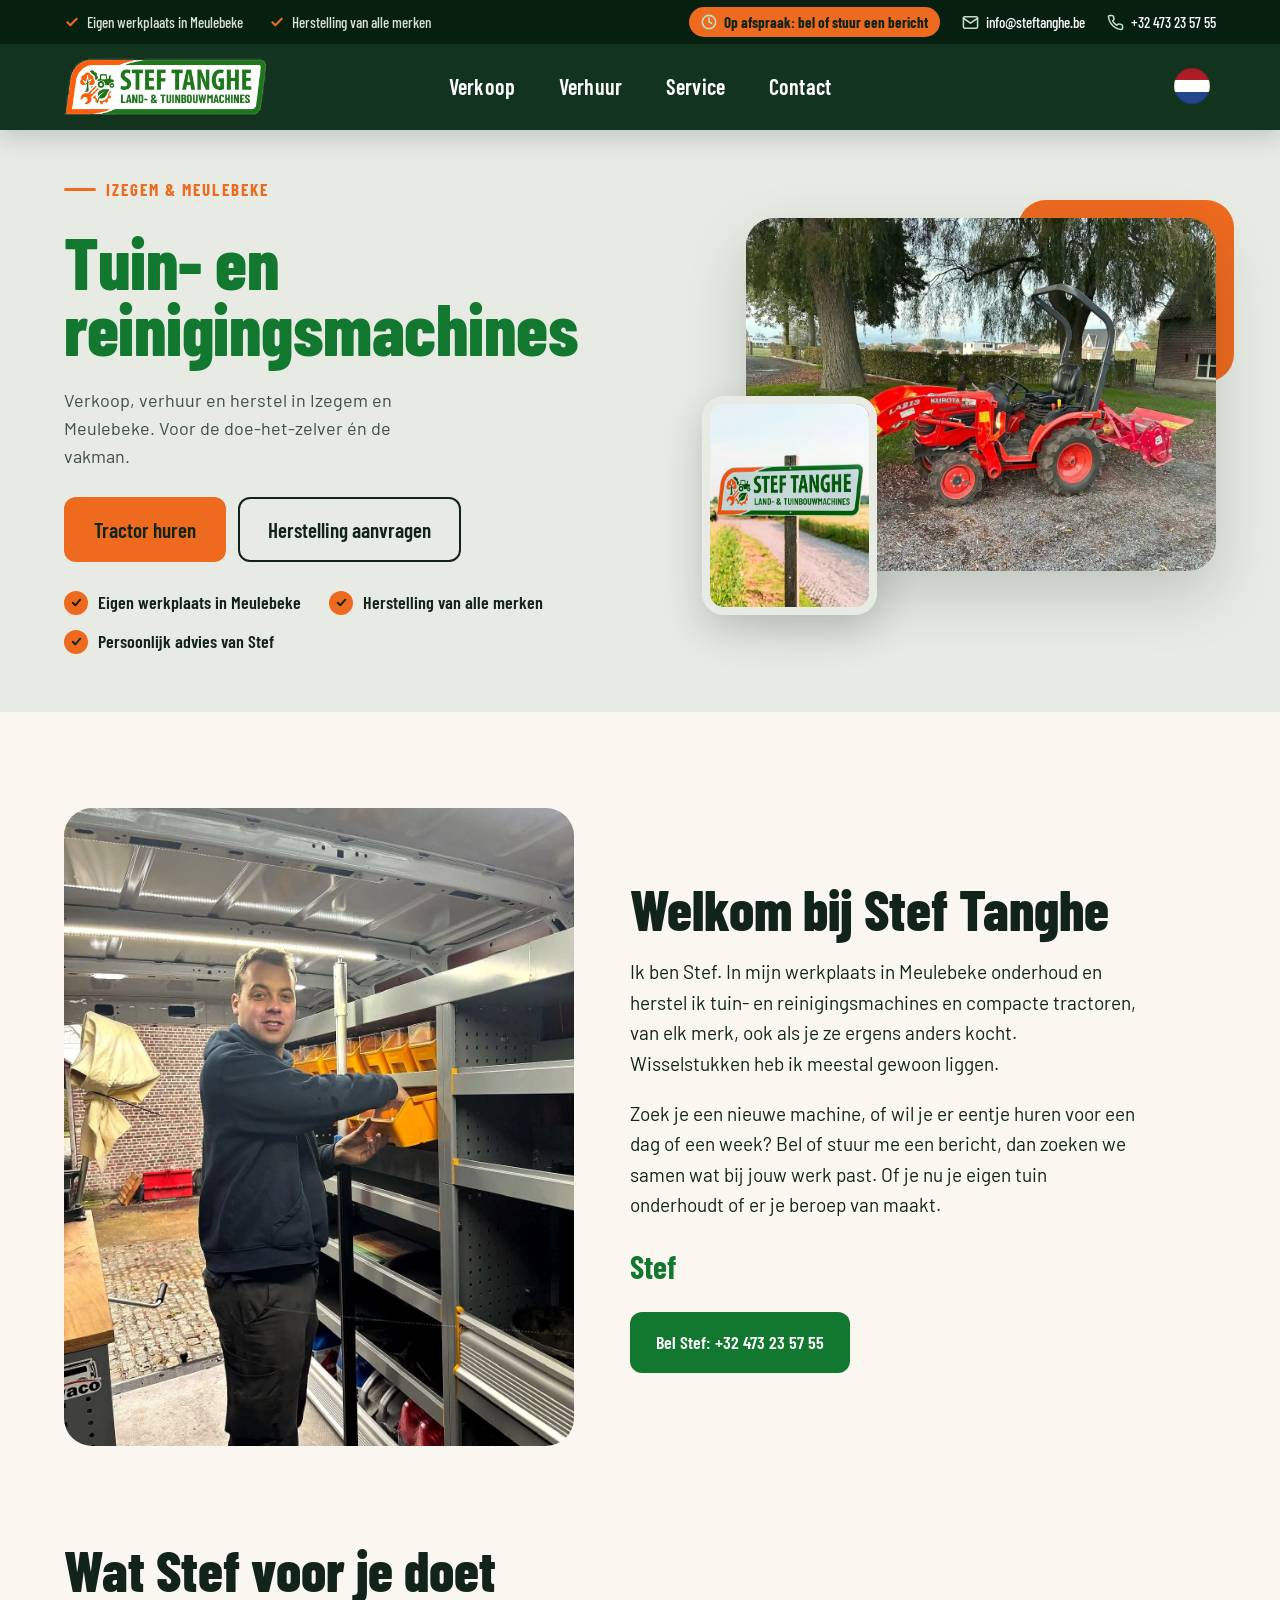
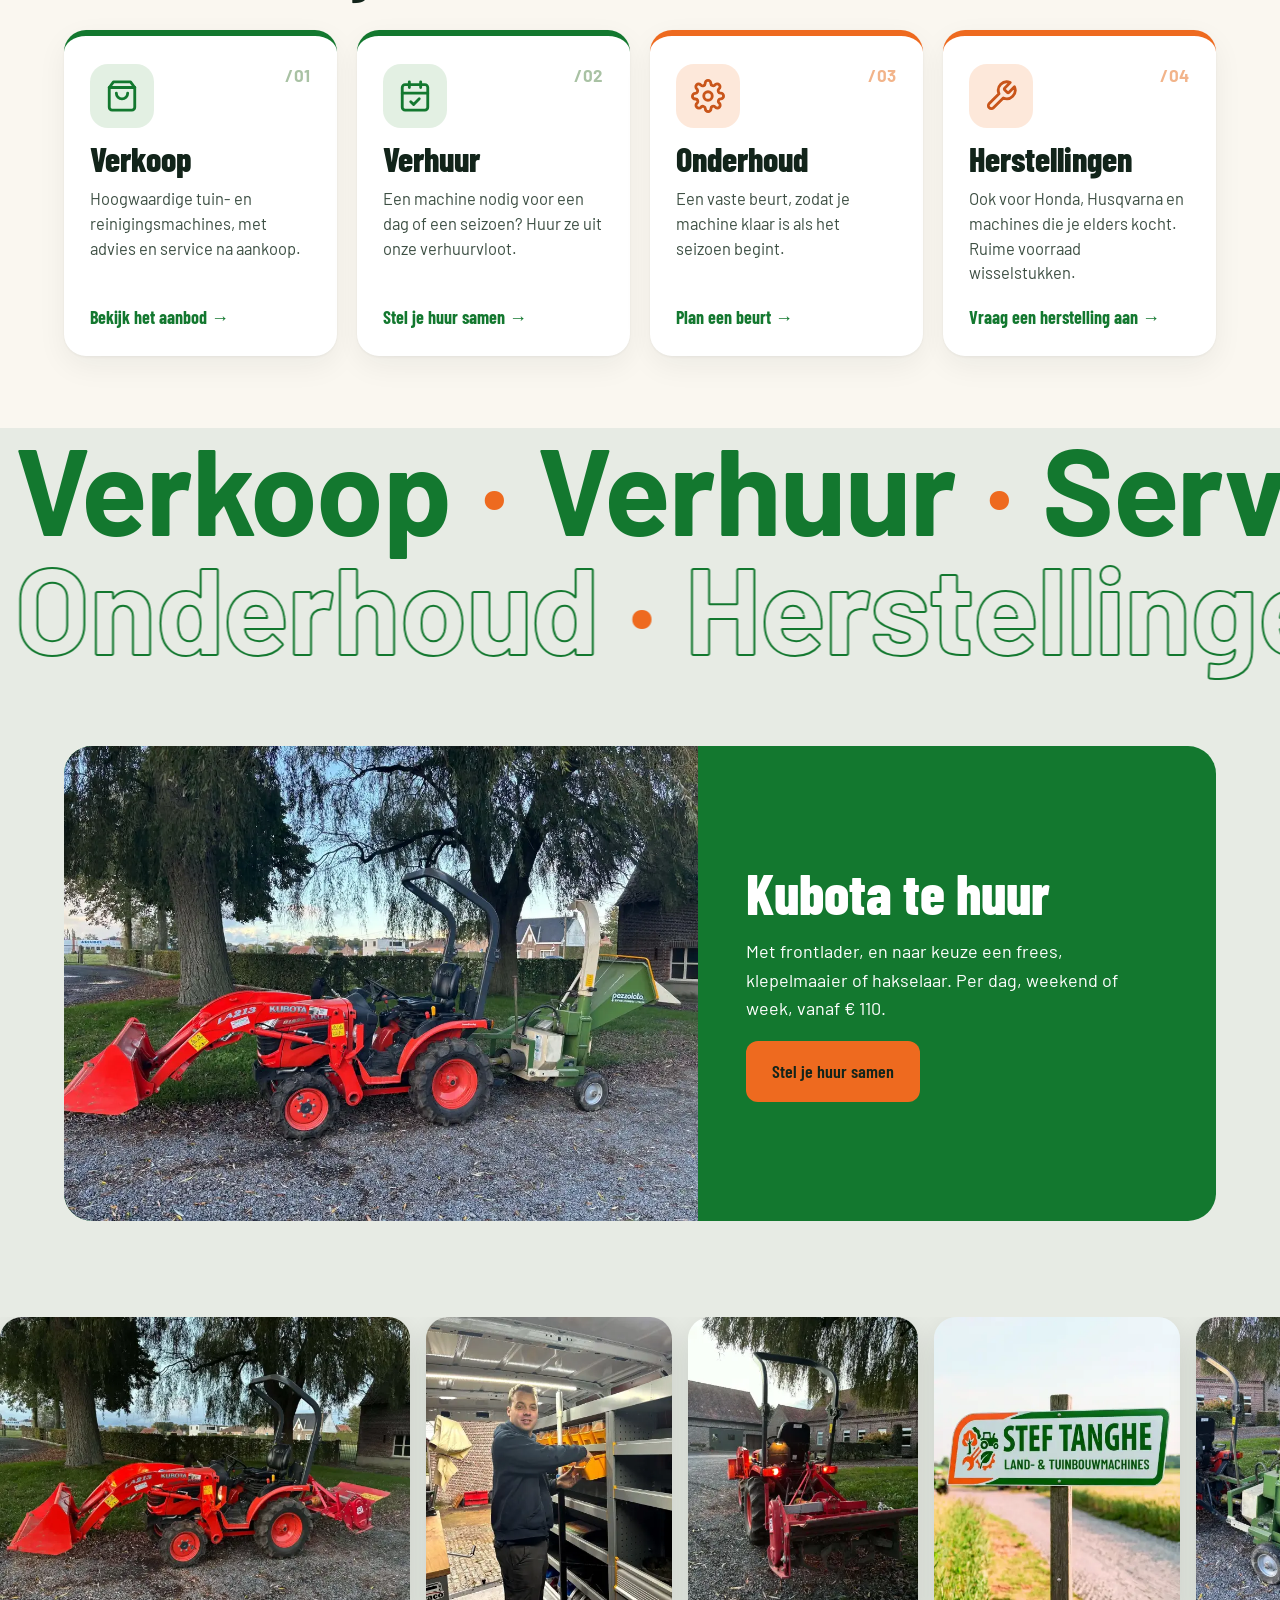
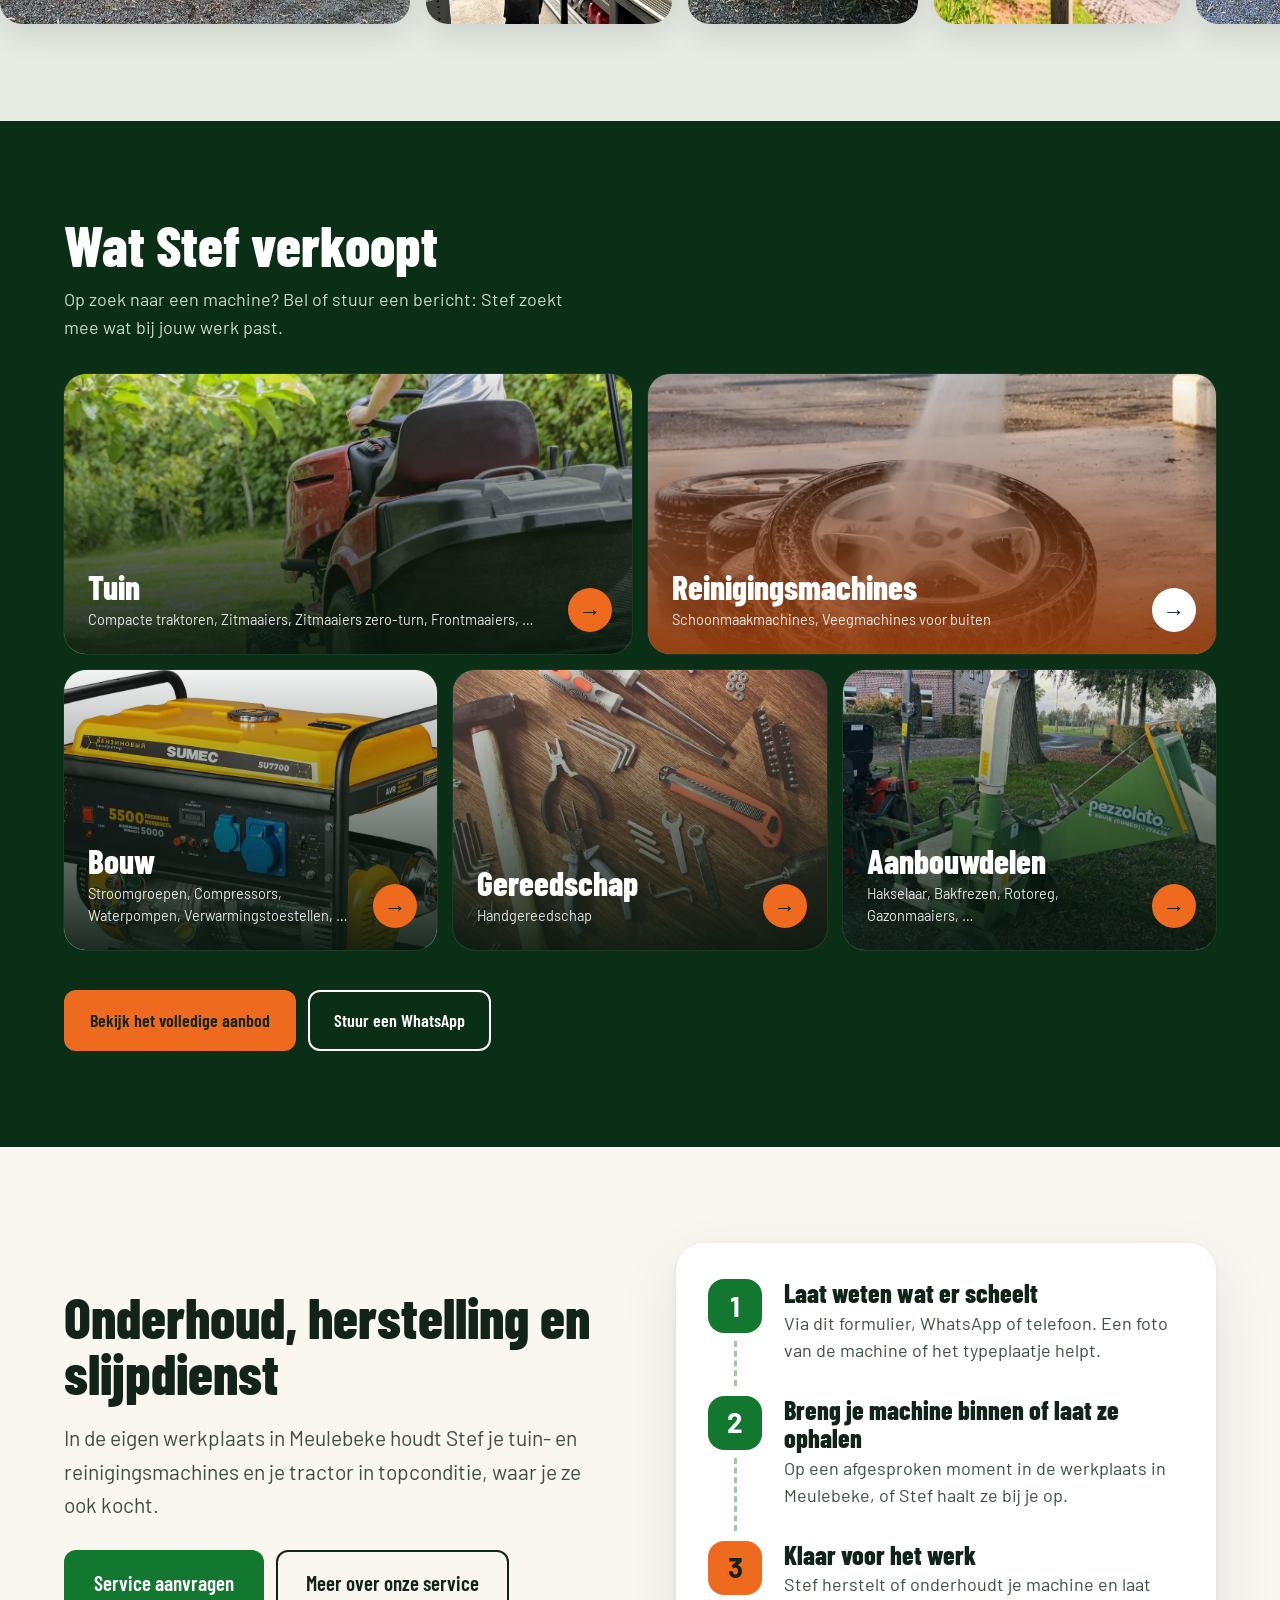
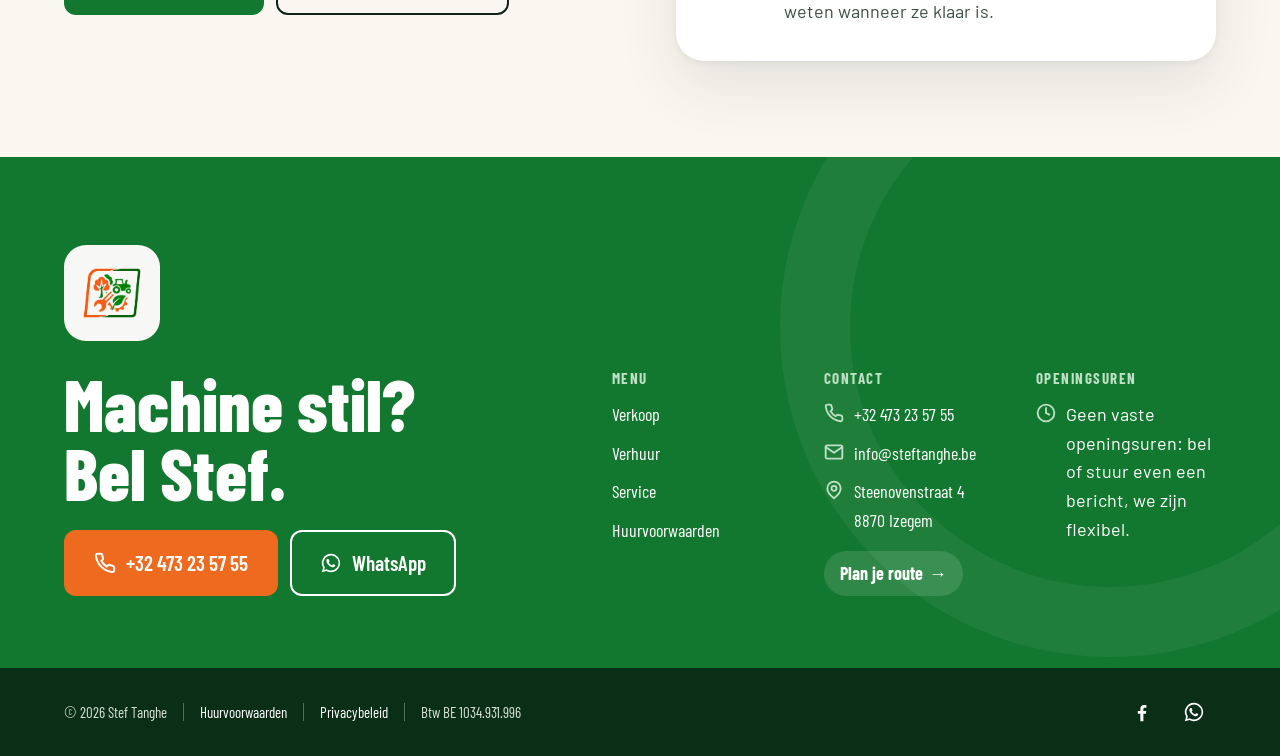
<file: index.html>
<!doctype html>
<html lang="nl-BE">
<head>
<meta charset="utf-8">
<meta name="viewport" content="width=device-width, initial-scale=1">
<title>Stef Tanghe – Tuin- en reinigingsmachines in Izegem en Meulebeke</title>
<meta name="i18n-title" content="meta.home.title">
<meta name="description" data-key="meta.home.desc" content="Verhuur, verkoop en herstel van tuin- en reinigingsmachines in Izegem en Meulebeke. Onderhoud ook voor Honda, Husqvarna en elders gekochte machines.">
<meta name="robots" content="noindex, nofollow">
<meta name="theme-color" content="#13782F">
<link rel="icon" type="image/png" sizes="32x32" href="img/favicon-32.png">
<link rel="apple-touch-icon" href="img/apple-touch-icon.png">
<meta property="og:title" content="Stef Tanghe – Tuin- en reinigingsmachines">
<meta property="og:description" content="Verhuur, verkoop en herstel in Izegem en Meulebeke.">
<meta property="og:image" content="img/og.jpg">
<meta property="og:locale" content="nl_BE">
<link rel="preload" href="fonts/barlow-condensed-latin-800-normal.woff2" as="font" type="font/woff2" crossorigin>
<link rel="stylesheet" href="css/style.css">
</head>
<body>

<header class="balk balk-licht" id="balk">
  <div class="topbalk">
    <div class="wrap topbalk-inner">
      <ul class="topbalk-troeven">
        <li><svg width="16" height="16" viewBox="0 0 24 24" fill="none" stroke="currentColor" stroke-width="3.2" stroke-linecap="round" stroke-linejoin="round" aria-hidden="true"><path d="M5 12.5l4.5 4.5L19 7"/></svg><span data-i18n="usp.werkplaats">Eigen werkplaats in Meulebeke</span></li>
        <li><svg width="16" height="16" viewBox="0 0 24 24" fill="none" stroke="currentColor" stroke-width="3.2" stroke-linecap="round" stroke-linejoin="round" aria-hidden="true"><path d="M5 12.5l4.5 4.5L19 7"/></svg><span data-i18n="usp.merken">Herstelling van alle merken</span></li>
        <li><svg width="16" height="16" viewBox="0 0 24 24" fill="none" stroke="currentColor" stroke-width="3.2" stroke-linecap="round" stroke-linejoin="round" aria-hidden="true"><path d="M5 12.5l4.5 4.5L19 7"/></svg><span data-i18n="usp.advies">Persoonlijk advies van Stef</span></li>
      </ul>
      <div class="topbalk-contact" aria-label="Contactgegevens" data-i18n-attr="aria-label:tb.label" role="group">
        <span class="topbalk-uren"><svg width="16" height="16" viewBox="0 0 24 24" fill="none" stroke="currentColor" stroke-width="2.4" stroke-linecap="round" aria-hidden="true"><circle cx="12" cy="12" r="10"/><path d="M12 6v6l4 2"/></svg><span data-i18n="tb.uren">Op afspraak: bel of stuur een bericht</span></span>
        <a href="mailto:info@steftanghe.be"><svg width="17" height="17" viewBox="0 0 24 24" fill="none" stroke="currentColor" stroke-width="2.2" stroke-linecap="round" stroke-linejoin="round" aria-hidden="true"><rect x="2" y="4" width="20" height="16" rx="2"/><path d="M22 6l-10 7L2 6"/></svg>info@steftanghe.be</a>
        <a href="tel:+32473235755"><svg width="17" height="17" viewBox="0 0 24 24" fill="none" stroke="currentColor" stroke-width="2.2" stroke-linecap="round" stroke-linejoin="round" aria-hidden="true"><path d="M22 16.9v3a2 2 0 0 1-2.2 2 19.8 19.8 0 0 1-8.6-3.1 19.5 19.5 0 0 1-6-6A19.8 19.8 0 0 1 2.1 4.2 2 2 0 0 1 4.1 2h3a2 2 0 0 1 2 1.7c.1 1 .4 1.9.7 2.8a2 2 0 0 1-.5 2.1L8 9.9a16 16 0 0 0 6 6l1.3-1.3a2 2 0 0 1 2.1-.4c.9.3 1.8.6 2.8.7a2 2 0 0 1 1.7 2z"/></svg>+32 473 23 57 55</a>
      </div>
    </div>
  </div>
  <div class="wrap balk-inner">
    <a href="./" class="balk-logo" data-intern><img src="img/logo.png" width="700" height="199" alt="Stef Tanghe, land- en tuinbouwmachines" data-i18n-attr="alt:alt.logo"></a>
    <div class="balk-rechts">
      <nav class="menu" id="menu" aria-label="Hoofdmenu">
        <button class="menu-sluit" type="button" aria-label="Menu sluiten" data-i18n-attr="aria-label:menu.sluiten">
          <svg width="28" height="28" viewBox="0 0 24 24" fill="none" stroke="currentColor" stroke-width="2.5" stroke-linecap="round" aria-hidden="true"><path d="M6 6l12 12M18 6L6 18"/></svg>
        </button>
        <a href="verkoop.html" data-intern data-i18n="nav.verkoop">Verkoop</a>
        <a href="verhuur.html" data-intern data-i18n="nav.verhuur">Verhuur</a>
        <a href="service.html" data-intern data-i18n="nav.service">Service</a>
        <a href="#contact" data-i18n="nav.contact">Contact</a>
        <div class="menu-sociaal">
          <a href="https://www.facebook.com/profile.php?id=61595489034285" target="_blank" rel="noopener" aria-label="Facebook">
            <svg width="28" height="28" viewBox="0 0 24 24" fill="currentColor" aria-hidden="true"><path d="M13.5 22v-8h2.7l.4-3.2h-3.1V8.8c0-.9.3-1.5 1.6-1.5h1.7V4.4c-.3 0-1.3-.1-2.5-.1-2.5 0-4.1 1.5-4.1 4.2v2.3H7.4V14h2.8v8h3.3z"/></svg>
          </a>
          <a href="https://wa.me/32473235755" target="_blank" rel="noopener" aria-label="WhatsApp">
            <svg width="28" height="28" viewBox="0 0 24 24" fill="currentColor" aria-hidden="true"><path d="M12 2a10 10 0 0 0-8.6 15.1L2 22l5-1.3A10 10 0 1 0 12 2zm0 18.2c-1.5 0-3-.4-4.2-1.2l-.3-.2-3 .8.8-2.9-.2-.3A8.2 8.2 0 1 1 12 20.2zm4.5-6.1c-.2-.1-1.5-.7-1.7-.8-.2-.1-.4-.1-.6.1l-.8 1c-.1.2-.3.2-.5.1a6.7 6.7 0 0 1-3.3-2.9c-.3-.4.2-.4.7-1.3.1-.2 0-.3 0-.4l-.8-1.8c-.2-.5-.4-.4-.6-.4h-.5c-.2 0-.4.1-.6.3-.2.2-.8.8-.8 2s.8 2.3.9 2.5c.1.2 1.6 2.5 4 3.5 1.5.6 2 .7 2.8.6.4-.1 1.5-.6 1.7-1.2.2-.6.2-1.1.1-1.2l-.4-.2z"/></svg>
          </a>
        </div>
      </nav>
      <div class="menu-achtergrond" aria-hidden="true"></div>
      <div class="taalkiezer" id="taalkiezer">
        <button class="taal-knop" type="button" aria-expanded="false" aria-controls="taal-lijst" aria-label="Taal kiezen"></button>
        <div class="taal-lijst" id="taal-lijst"></div>
      </div>
      <button class="hamburger" type="button" aria-expanded="false" aria-controls="menu" aria-label="Menu openen" data-i18n-attr="aria-label:menu.open">
        <svg width="24" height="24" viewBox="0 0 24 24" fill="none" stroke="currentColor" stroke-width="2.5" stroke-linecap="round" aria-hidden="true"><path d="M4 7h16M4 12h16M4 17h16"/></svg>
      </button>
    </div>
  </div>
</header>

<main>
  <section class="hero hero-licht">
    <div class="wrap hero-grid">
      <div class="hero-inhoud">
        <span class="hero-boven">Izegem &amp; Meulebeke</span>
        <h1 data-i18n-html="hero.h1">Tuin- en reinigings&shy;machines</h1>
        <p data-i18n="hero.p">Verkoop, verhuur en herstel in Izegem en Meulebeke. Voor de doe-het-zelver én de vakman.</p>
        <div class="knoppen">
          <a href="verhuur.html" class="btn btn-oranje btn-groot" data-intern data-i18n="nav.huren">Tractor huren</a>
          <a href="service.html#aanvragen" class="btn btn-rand btn-groot" data-intern data-i18n="hero.herstel">Herstelling aanvragen</a>
        </div>
        <ul class="troeven">
          <li data-i18n="usp.werkplaats">Eigen werkplaats in Meulebeke</li>
          <li data-i18n="usp.merken">Herstelling van alle merken</li>
          <li data-i18n="usp.advies">Persoonlijk advies van Stef</li>
        </ul>
      </div>
      <div class="hero-fotos">
        <picture class="hero-foto-groot">
          <source srcset="img/hero-kubota.webp" type="image/webp">
          <img src="img/hero-kubota.jpg" alt="Kubota B1820 met frontlader en frees" width="1400" height="1050" fetchpriority="high">
        </picture>
        <img class="hero-foto-klein" src="img/hero-bord.webp" alt="" width="480" height="600">
      </div>
    </div>
  </section>

  <section class="sectie sectie-creme" id="welkom">
    <div class="wrap over">
      <picture>
        <source srcset="img/stef-bus.webp" type="image/webp">
        <img src="img/stef-bus.jpg" alt="Stef Tanghe in zijn servicewagen" data-i18n-attr="alt:alt.stef.bus" width="1200" height="1500" loading="lazy">
      </picture>
      <div class="over-tekst">
        <h2 class="sectie-titel" style="margin: 0" data-i18n="over.titel">Welkom bij Stef Tanghe</h2>
        <p data-i18n="over.p1">Ik ben Stef. In mijn werkplaats in Meulebeke onderhoud en herstel ik tuin- en reinigingsmachines en compacte tractoren, van elk merk, ook als je ze ergens anders kocht. Wisselstukken heb ik meestal gewoon liggen.</p>
        <p data-i18n="over.p2">Zoek je een nieuwe machine, of wil je er eentje huren voor een dag of een week? Bel of stuur me een bericht, dan zoeken we samen wat bij jouw werk past. Of je nu je eigen tuin onderhoudt of er je beroep van maakt.</p>
        <p class="handtekening">Stef</p>
        <div class="knoppen"><a href="tel:+32473235755" class="btn btn-groen" data-i18n="bel.stef">Bel Stef: +32 473 23 57 55</a></div>
      </div>
    </div>
  </section>

  <section class="sectie sectie-creme" id="diensten" style="padding-top: 0">
    <div class="wrap">
      <h2 class="sectie-titel" data-i18n="diensten.titel">Wat Stef voor je doet</h2>
      <div class="diensten">
        <a class="dienst" href="verkoop.html" data-intern>
          <span class="dienst-icoon" aria-hidden="true"><svg width="34" height="34" viewBox="0 0 24 24" fill="none" stroke="currentColor" stroke-width="2" stroke-linecap="round" stroke-linejoin="round"><path d="M6 2L3 6v14a2 2 0 0 0 2 2h14a2 2 0 0 0 2-2V6l-3-4z"/><path d="M3 6h18"/><path d="M16 10a4 4 0 0 1-8 0"/></svg></span>
          <h3 data-i18n="nav.verkoop">Verkoop</h3><p data-i18n="dienst.verkoop">Hoogwaardige tuin- en reinigingsmachines, met advies en service na aankoop.</p>
          <span class="dienst-link"><span data-i18n="dl.verkoop">Bekijk het aanbod</span> <span aria-hidden="true">→</span></span>
        </a>
        <a class="dienst" href="verhuur.html" data-intern>
          <span class="dienst-icoon" aria-hidden="true"><svg width="34" height="34" viewBox="0 0 24 24" fill="none" stroke="currentColor" stroke-width="2" stroke-linecap="round" stroke-linejoin="round"><rect x="3" y="4" width="18" height="18" rx="2"/><path d="M16 2v4M8 2v4M3 10h18"/><path d="M9 16l2 2 4-4"/></svg></span>
          <h3 data-i18n="nav.verhuur">Verhuur</h3><p data-i18n="dienst.verhuur">Een machine nodig voor een dag of een seizoen? Huur ze uit onze verhuurvloot.</p>
          <span class="dienst-link"><span data-i18n="dl.verhuur">Stel je huur samen</span> <span aria-hidden="true">→</span></span>
        </a>
        <a class="dienst" href="service.html?soort=onderhoud#aanvragen" data-intern>
          <span class="dienst-icoon" aria-hidden="true"><svg width="34" height="34" viewBox="0 0 24 24" fill="none" stroke="currentColor" stroke-width="2" stroke-linecap="round" stroke-linejoin="round"><circle cx="12" cy="12" r="3"/><path d="M19.4 15a1.7 1.7 0 0 0 .3 1.8l.1.1a2 2 0 1 1-2.8 2.8l-.1-.1a1.7 1.7 0 0 0-1.8-.3 1.7 1.7 0 0 0-1 1.5V21a2 2 0 0 1-4 0v-.1A1.7 1.7 0 0 0 9 19.4a1.7 1.7 0 0 0-1.8.3l-.1.1a2 2 0 1 1-2.8-2.8l.1-.1a1.7 1.7 0 0 0 .3-1.8 1.7 1.7 0 0 0-1.5-1H3a2 2 0 0 1 0-4h.1A1.7 1.7 0 0 0 4.6 9a1.7 1.7 0 0 0-.3-1.8l-.1-.1a2 2 0 1 1 2.8-2.8l.1.1a1.7 1.7 0 0 0 1.8.3H9a1.7 1.7 0 0 0 1-1.5V3a2 2 0 0 1 4 0v.1a1.7 1.7 0 0 0 1 1.5 1.7 1.7 0 0 0 1.8-.3l.1-.1a2 2 0 1 1 2.8 2.8l-.1.1a1.7 1.7 0 0 0-.3 1.8V9a1.7 1.7 0 0 0 1.5 1H21a2 2 0 0 1 0 4h-.1a1.7 1.7 0 0 0-1.5 1z"/></svg></span>
          <h3 data-i18n="nav.onderhoud">Onderhoud</h3><p data-i18n="dienst.onderhoud">Een vaste beurt, zodat je machine klaar is als het seizoen begint.</p>
          <span class="dienst-link"><span data-i18n="dl.onderhoud">Plan een beurt</span> <span aria-hidden="true">→</span></span>
        </a>
        <a class="dienst" href="service.html?soort=herstel#aanvragen" data-intern>
          <span class="dienst-icoon" aria-hidden="true"><svg width="34" height="34" viewBox="0 0 24 24" fill="none" stroke="currentColor" stroke-width="2" stroke-linecap="round" stroke-linejoin="round"><path d="M14.7 6.3a1 1 0 0 0 0 1.4l1.6 1.6a1 1 0 0 0 1.4 0l3.8-3.8a6 6 0 0 1-7.9 7.9l-6.9 6.9a2.1 2.1 0 0 1-3-3l6.9-6.9a6 6 0 0 1 7.9-7.9l-3.8 3.8z"/></svg></span>
          <h3 data-i18n="nav.herstel">Herstellingen</h3><p data-i18n="dienst.herstel">Ook voor Honda, Husqvarna en machines die je elders kocht. Ruime voorraad wisselstukken.</p>
          <span class="dienst-link"><span data-i18n="dl.herstel">Vraag een herstelling aan</span> <span aria-hidden="true">→</span></span>
        </a>
      </div>
    </div>
  </section>

  <section class="reuzewoorden" aria-hidden="true">
    <div class="rw-rij" data-richting="-1" data-woorden="nav.verkoop,nav.verhuur,nav.service">Verkoop · Verhuur · Service ·</div>
    <div class="rw-rij rw-rand" data-richting="1" data-woorden="nav.onderhoud,nav.herstel,sv.slijp,sv.afhaal">Onderhoud · Herstellingen · Slijpdienst · Afhaaldienst ·</div>
  </section>

  <section class="wrap" style="padding-bottom: 96px">
    <div class="huurblok">
      <picture>
        <source srcset="img/kubota-hakselaar.webp" type="image/webp">
        <img src="img/kubota-hakselaar.jpg" alt="Kubota met hakselaar aangekoppeld" data-i18n-attr="alt:alt.kubota.hakselaar" width="1200" height="900" loading="lazy">
      </picture>
      <div class="huurblok-tekst">
        <h2 data-i18n="huur.titel">Kubota te huur</h2>
        <p data-i18n="huur.p">Met frontlader, en naar keuze een frees, klepelmaaier of hakselaar. Per dag, weekend of week, vanaf € 110.</p>
        <a href="verhuur.html" class="btn btn-oranje" data-intern data-i18n="huur.knop">Stel je huur samen</a>
      </div>
    </div>
  </section>

  <section class="fotostrook" aria-hidden="true">
    <div class="fs-rij" data-richting="-1">
      <img src="img/strook/kubota.webp" alt="" width="747" height="560" loading="lazy">
      <img src="img/strook/stef-bus.webp" alt="" width="448" height="560" loading="lazy">
      <img src="img/strook/frees.webp" alt="" width="420" height="560" loading="lazy">
      <img src="img/strook/bord.webp" alt="" width="448" height="560" loading="lazy">
      <img src="img/strook/hakselaar.webp" alt="" width="420" height="560" loading="lazy">
      <img src="img/strook/stef.webp" alt="" width="420" height="560" loading="lazy">
      <img src="img/strook/kubota-hakselaar.webp" alt="" width="747" height="560" loading="lazy">
      <img src="img/strook/kubota.webp" alt="" width="747" height="560" loading="lazy">
      <img src="img/strook/stef-bus.webp" alt="" width="448" height="560" loading="lazy">
      <img src="img/strook/frees.webp" alt="" width="420" height="560" loading="lazy">
      <img src="img/strook/bord.webp" alt="" width="448" height="560" loading="lazy">
      <img src="img/strook/hakselaar.webp" alt="" width="420" height="560" loading="lazy">
      <img src="img/strook/stef.webp" alt="" width="420" height="560" loading="lazy">
      <img src="img/strook/kubota-hakselaar.webp" alt="" width="747" height="560" loading="lazy">
    </div>
  </section>

  <section class="sectie aanbod-sectie sectie-donker" id="aanbod">
    <div class="wrap">
      <div class="aanbod-kop">
        <div>
          <h2 class="sectie-titel" style="margin-bottom: 12px" data-i18n="aanbod.titel">Wat Stef verkoopt</h2>
          <p class="aanbod-intro" data-i18n="aanbod.intro">Op zoek naar een machine? Bel of stuur een bericht: Stef zoekt mee wat bij jouw werk past.</p>
        </div>
        
      </div>
      <div class="categorie-tegels" id="cat-tegels"></div>
      <div class="knoppen" style="margin-top: 40px">
        <a href="verkoop.html" class="btn btn-oranje" data-intern data-i18n="aanbod.alles">Bekijk het volledige aanbod</a>
        <a href="https://wa.me/32473235755" target="_blank" rel="noopener" class="btn btn-rand" data-i18n="aanbod.wa">Stuur een WhatsApp</a>
      </div>
    </div>
  </section>

  <section class="sectie herstel-sectie sectie-creme" id="herstelling">
    <div class="wrap herstel herstel-teaser">
      <div class="herstel-uitleg">
        <h2 class="sectie-titel" data-i18n="sv.onder">Onderhoud, herstelling en slijpdienst</h2>
        <p class="herstel-sub" data-i18n="sv.intro">In de eigen werkplaats in Meulebeke houdt Stef je tuinmachines en compacte tractor in topconditie, waar je ze ook kocht.</p>
        <div class="knoppen">
          <a href="service.html#aanvragen" class="btn btn-groen btn-groot" data-intern data-i18n="sv.aanvragen">Service aanvragen</a>
          <a href="service.html" class="btn btn-rand btn-groot" data-intern data-i18n="sv.meer">Meer over onze service</a>
        </div>
      </div>
      <ol class="stappen">
        <li><strong data-i18n="s1.t">Laat weten wat er scheelt</strong><span data-i18n="s1.p"></span></li>
        <li><strong data-i18n="s2.t">Breng je machine binnen of laat ze ophalen</strong><span data-i18n="s2.p"></span></li>
        <li><strong data-i18n="s3.t">Klaar voor het werk</strong><span data-i18n="s3.p"></span></li>
      </ol>
    </div>
  </section>
</main>

<footer class="contact" id="contact">
  <div class="wrap contact-inner">
    <div class="contact-cta">
      <img src="img/logo-vierkant.png" alt="" width="96" height="96" class="contact-logo" loading="lazy">
      <h2 data-i18n-html="contact.home"></h2>
      <div class="knoppen">
        <a href="tel:+32473235755" class="btn btn-oranje btn-groot"><svg width="22" height="22" viewBox="0 0 24 24" fill="none" stroke="currentColor" stroke-width="2.2" stroke-linecap="round" stroke-linejoin="round" aria-hidden="true"><path d="M22 16.9v3a2 2 0 0 1-2.2 2 19.8 19.8 0 0 1-8.6-3.1 19.5 19.5 0 0 1-6-6A19.8 19.8 0 0 1 2.1 4.2 2 2 0 0 1 4.1 2h3a2 2 0 0 1 2 1.7c.1 1 .4 1.9.7 2.8a2 2 0 0 1-.5 2.1L8 9.9a16 16 0 0 0 6 6l1.3-1.3a2 2 0 0 1 2.1-.4c.9.3 1.8.6 2.8.7a2 2 0 0 1 1.7 2z"/></svg> +32 473 23 57 55</a>
        <a href="https://wa.me/32473235755" target="_blank" rel="noopener" class="btn btn-rand-wit btn-groot"><svg width="22" height="22" viewBox="0 0 24 24" fill="currentColor" aria-hidden="true"><path d="M12 2a10 10 0 0 0-8.6 15.1L2 22l5-1.3A10 10 0 1 0 12 2zm0 18.2c-1.5 0-3-.4-4.2-1.2l-.3-.2-3 .8.8-2.9-.2-.3A8.2 8.2 0 1 1 12 20.2zm4.5-6.1c-.2-.1-1.5-.7-1.7-.8-.2-.1-.4-.1-.6.1l-.8 1c-.1.2-.3.2-.5.1a6.7 6.7 0 0 1-3.3-2.9c-.3-.4.2-.4.7-1.3.1-.2 0-.3 0-.4l-.8-1.8c-.2-.5-.4-.4-.6-.4h-.5c-.2 0-.4.1-.6.3-.2.2-.8.8-.8 2s.8 2.3.9 2.5c.1.2 1.6 2.5 4 3.5 1.5.6 2 .7 2.8.6.4-.1 1.5-.6 1.7-1.2.2-.6.2-1.1.1-1.2l-.4-.2z"/></svg> WhatsApp</a>
      </div>
    </div>
    <div class="contact-kolommen">
      <div>
        <h3 data-i18n="f.menu">Menu</h3>
        <ul>
          <li><a href="verkoop.html" data-intern data-i18n="nav.verkoop">Verkoop</a></li>
          <li><a href="verhuur.html" data-intern data-i18n="nav.verhuur">Verhuur</a></li>
          <li><a href="service.html" data-intern data-i18n="nav.service">Service</a></li>
          <li><a href="voorwaarden.html" data-intern data-i18n="voet.voorwaarden">Huurvoorwaarden</a></li>
        </ul>
      </div>
      <div>
        <h3 data-i18n="nav.contact">Contact</h3>
        <ul class="met-icoon">
          <li><svg width="22" height="22" viewBox="0 0 24 24" fill="none" stroke="currentColor" stroke-width="2.2" stroke-linecap="round" stroke-linejoin="round" aria-hidden="true"><path d="M22 16.9v3a2 2 0 0 1-2.2 2 19.8 19.8 0 0 1-8.6-3.1 19.5 19.5 0 0 1-6-6A19.8 19.8 0 0 1 2.1 4.2 2 2 0 0 1 4.1 2h3a2 2 0 0 1 2 1.7c.1 1 .4 1.9.7 2.8a2 2 0 0 1-.5 2.1L8 9.9a16 16 0 0 0 6 6l1.3-1.3a2 2 0 0 1 2.1-.4c.9.3 1.8.6 2.8.7a2 2 0 0 1 1.7 2z"/></svg><a href="tel:+32473235755">+32 473 23 57 55</a></li>
          <li><svg width="20" height="20" viewBox="0 0 24 24" fill="none" stroke="currentColor" stroke-width="2.2" stroke-linecap="round" stroke-linejoin="round" aria-hidden="true"><rect x="2" y="4" width="20" height="16" rx="2"/><path d="M22 6l-10 7L2 6"/></svg><a href="mailto:info@steftanghe.be">info@steftanghe.be</a></li>
          <li><svg width="22" height="22" viewBox="0 0 24 24" fill="none" stroke="currentColor" stroke-width="2.2" stroke-linecap="round" stroke-linejoin="round" aria-hidden="true"><path d="M20 10c0 6-8 12-8 12s-8-6-8-12a8 8 0 0 1 16 0z"/><circle cx="12" cy="10" r="3"/></svg><span>Steenovenstraat 4<br>8870 Izegem</span></li>
        </ul>
        <a class="route-link" href="https://www.google.com/maps/dir/?api=1&amp;destination=Steenovenstraat+4+8870+Izegem" target="_blank" rel="noopener"><span data-i18n="f.route">Plan je route</span> <span aria-hidden="true">→</span></a>
      </div>
      <div>
        <h3 data-i18n="f.uren">Openingsuren</h3>
        <p class="met-icoon-p"><svg width="20" height="20" viewBox="0 0 24 24" fill="none" stroke="currentColor" stroke-width="2.2" stroke-linecap="round" aria-hidden="true"><circle cx="12" cy="12" r="10"/><path d="M12 6v6l4 2"/></svg><span data-i18n="contact.uren">Geen vaste openingsuren: bel of stuur even een bericht, we zijn flexibel.</span></p>
      </div>
    </div>
  </div>
</footer>
<div class="voet">
  <div class="wrap voet-inner">
    <div class="voet-links">
      <span>© <span data-jaar>2026</span> Stef Tanghe</span>
      <a href="voorwaarden.html" data-intern data-i18n="voet.voorwaarden">Huurvoorwaarden</a>
      <a href="privacy.html" data-intern data-i18n="voet.privacy">Privacybeleid</a>
      <span>Btw BE 1034.931.996</span>
    </div>
    <div class="voet-sociaal">
      <a href="https://www.facebook.com/profile.php?id=61595489034285" target="_blank" rel="noopener" aria-label="Facebook" data-facebook>
        <svg width="22" height="22" viewBox="0 0 24 24" fill="currentColor" aria-hidden="true"><path d="M13.5 22v-8h2.7l.4-3.2h-3.1V8.8c0-.9.3-1.5 1.6-1.5h1.7V4.4c-.3 0-1.3-.1-2.5-.1-2.5 0-4.1 1.5-4.1 4.2v2.3H7.4V14h2.8v8h3.3z"/></svg>
      </a>
      <a href="https://wa.me/32473235755" target="_blank" rel="noopener" aria-label="WhatsApp">
        <svg width="22" height="22" viewBox="0 0 24 24" fill="currentColor" aria-hidden="true"><path d="M12 2a10 10 0 0 0-8.6 15.1L2 22l5-1.3A10 10 0 1 0 12 2zm0 18.2c-1.5 0-3-.4-4.2-1.2l-.3-.2-3 .8.8-2.9-.2-.3A8.2 8.2 0 1 1 12 20.2zm4.5-6.1c-.2-.1-1.5-.7-1.7-.8-.2-.1-.4-.1-.6.1l-.8 1c-.1.2-.3.2-.5.1a6.7 6.7 0 0 1-3.3-2.9c-.3-.4.2-.4.7-1.3.1-.2 0-.3 0-.4l-.8-1.8c-.2-.5-.4-.4-.6-.4h-.5c-.2 0-.4.1-.6.3-.2.2-.8.8-.8 2s.8 2.3.9 2.5c.1.2 1.6 2.5 4 3.5 1.5.6 2 .7 2.8.6.4-.1 1.5-.6 1.7-1.2.2-.6.2-1.1.1-1.2l-.4-.2z"/></svg>
      </a>
    </div>
  </div>
</div>

<nav class="actiebalk" id="actiebalk" aria-label="Snel contact" data-i18n-attr="aria-label:mb.label">
  <a href="tel:+32473235755"><svg width="22" height="22" viewBox="0 0 24 24" fill="none" stroke="currentColor" stroke-width="2.2" stroke-linecap="round" stroke-linejoin="round" aria-hidden="true"><path d="M22 16.9v3a2 2 0 0 1-2.2 2 19.8 19.8 0 0 1-8.6-3.1 19.5 19.5 0 0 1-6-6A19.8 19.8 0 0 1 2.1 4.2 2 2 0 0 1 4.1 2h3a2 2 0 0 1 2 1.7c.1 1 .4 1.9.7 2.8a2 2 0 0 1-.5 2.1L8 9.9a16 16 0 0 0 6 6l1.3-1.3a2 2 0 0 1 2.1-.4c.9.3 1.8.6 2.8.7a2 2 0 0 1 1.7 2z"/></svg><span data-i18n="vk.bel">Bellen</span></a>
  <a href="https://wa.me/32473235755" target="_blank" rel="noopener"><svg width="22" height="22" viewBox="0 0 24 24" fill="currentColor" aria-hidden="true"><path d="M12 2a10 10 0 0 0-8.6 15.1L2 22l5-1.3A10 10 0 1 0 12 2zm0 18.2c-1.5 0-3-.4-4.2-1.2l-.3-.2-3 .8.8-2.9-.2-.3A8.2 8.2 0 1 1 12 20.2zm4.5-6.1c-.2-.1-1.5-.7-1.7-.8-.2-.1-.4-.1-.6.1l-.8 1c-.1.2-.3.2-.5.1a6.7 6.7 0 0 1-3.3-2.9c-.3-.4.2-.4.7-1.3.1-.2 0-.3 0-.4l-.8-1.8c-.2-.5-.4-.4-.6-.4h-.5c-.2 0-.4.1-.6.3-.2.2-.8.8-.8 2s.8 2.3.9 2.5c.1.2 1.6 2.5 4 3.5 1.5.6 2 .7 2.8.6.4-.1 1.5-.6 1.7-1.2.2-.6.2-1.1.1-1.2l-.4-.2z"/></svg><span>WhatsApp</span></a>
  <a href="https://www.google.com/maps/dir/?api=1&amp;destination=Steenovenstraat+4+8870+Izegem" target="_blank" rel="noopener"><svg width="22" height="22" viewBox="0 0 24 24" fill="none" stroke="currentColor" stroke-width="2.2" stroke-linecap="round" stroke-linejoin="round" aria-hidden="true"><path d="M20 10c0 6-8 12-8 12s-8-6-8-12a8 8 0 0 1 16 0z"/><circle cx="12" cy="10" r="3"/></svg><span data-i18n="mb.route">Route</span></a>
</nav>

<script src="js/i18n.js"></script>
<script src="js/main.js" defer></script>
<script src="js/assortiment.js" defer></script>
<script src="js/home.js" defer></script>
</body>
</html>
</file>
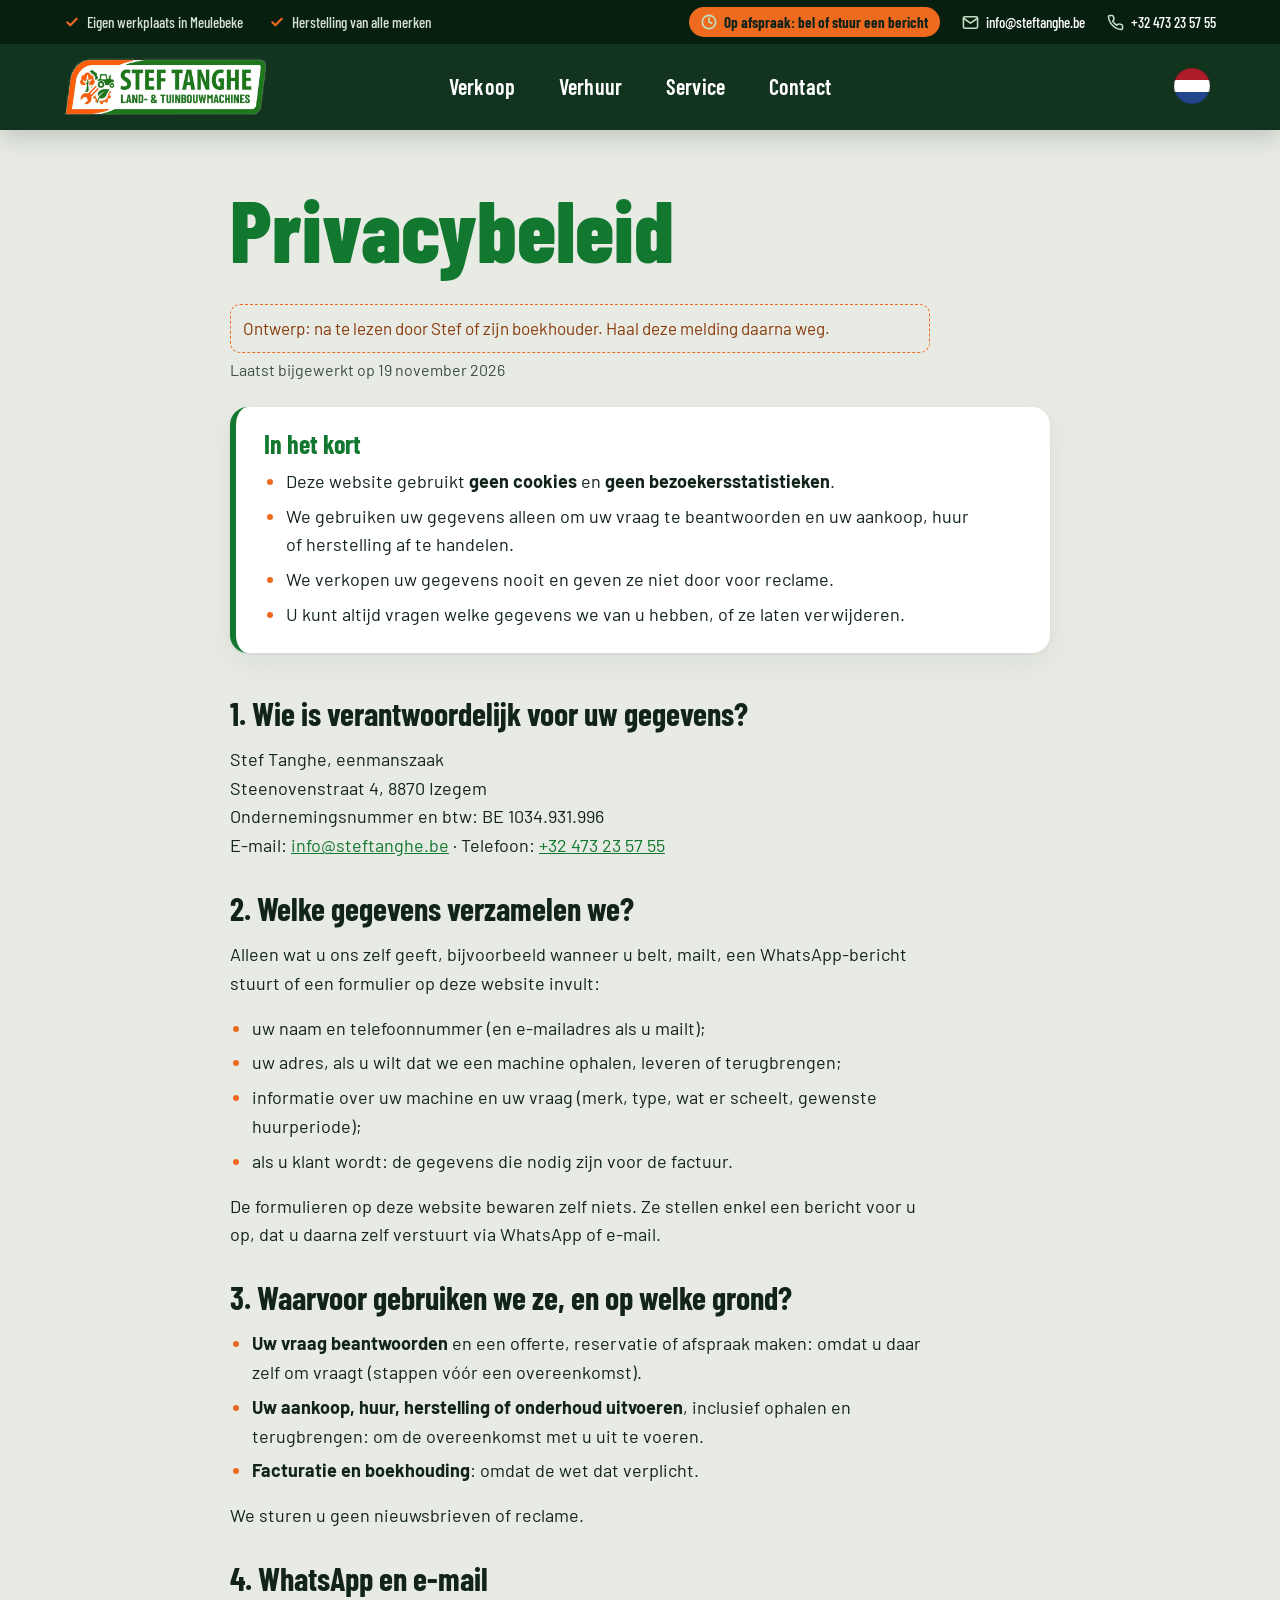
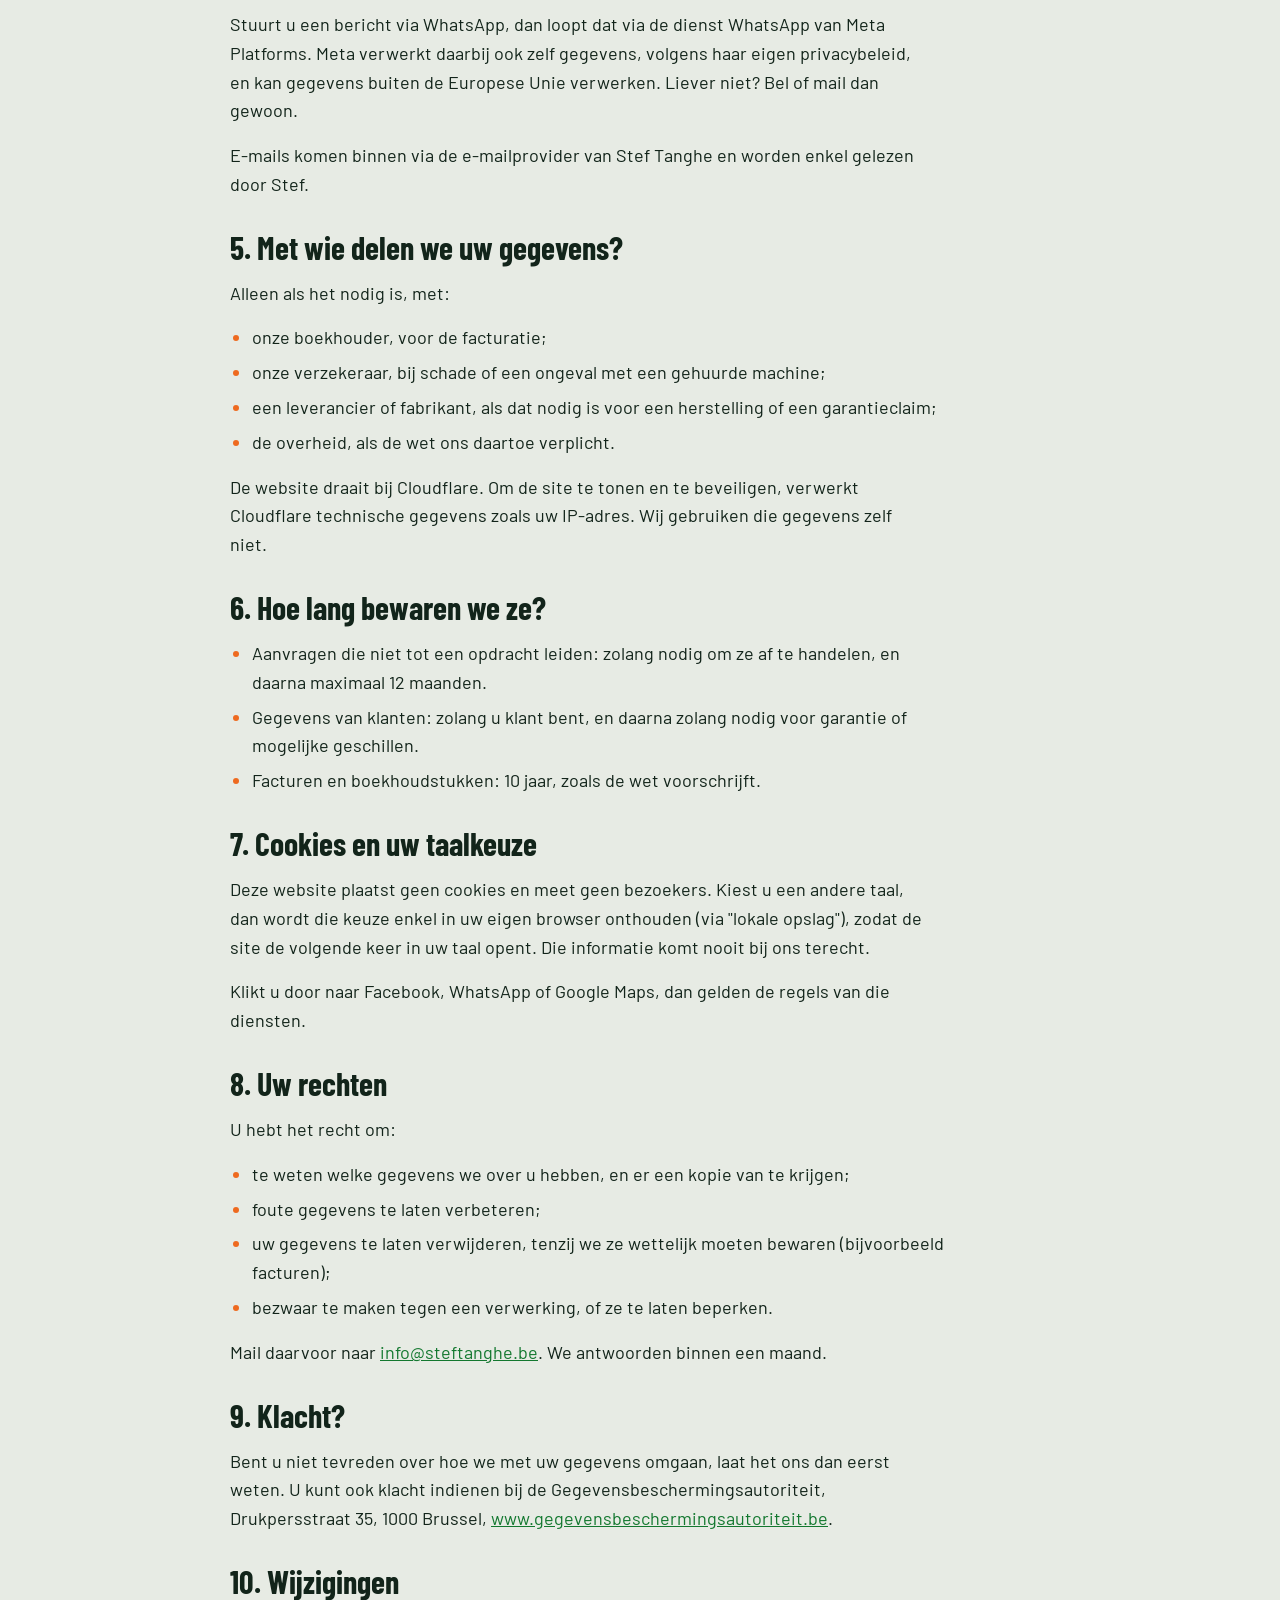
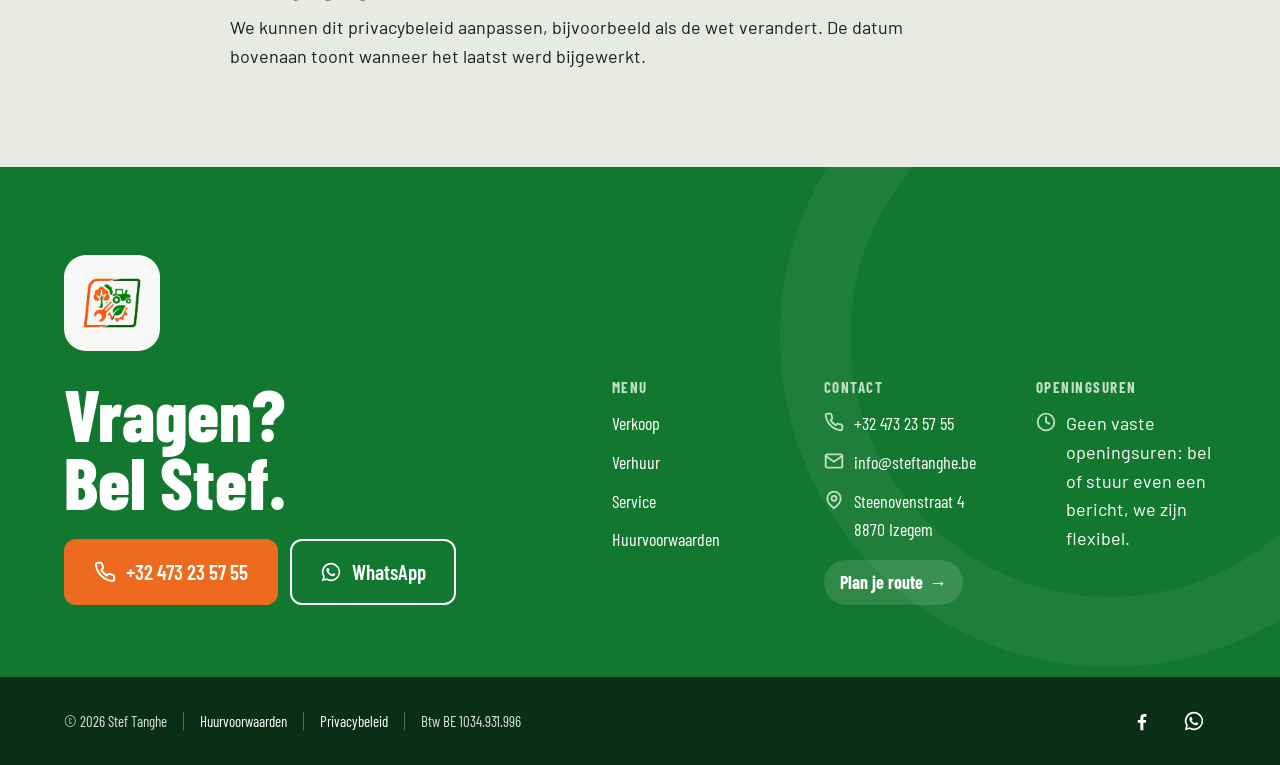
<file: privacy.html>
<!doctype html>
<html lang="nl-BE">
<head>
<meta charset="utf-8">
<meta name="viewport" content="width=device-width, initial-scale=1">
<title>Privacybeleid – Stef Tanghe</title>
<meta name="i18n-title" content="meta.privacy">
<meta name="robots" content="noindex, nofollow">
<meta name="theme-color" content="#13782F">
<link rel="icon" type="image/png" sizes="32x32" href="img/favicon-32.png">
<link rel="apple-touch-icon" href="img/apple-touch-icon.png">
<meta property="og:title" content="Kubota huren – Stef Tanghe">
<meta property="og:description" content="Kubota B1820 met frontlader, met frees, klepelmaaier of hakselaar. Per dag, weekend of week.">
<meta property="og:image" content="img/og.jpg">
<link rel="preload" href="fonts/barlow-condensed-latin-800-normal.woff2" as="font" type="font/woff2" crossorigin>
<link rel="stylesheet" href="css/style.css">
</head>
<body>

<header class="balk balk-licht" id="balk">
  <div class="topbalk">
    <div class="wrap topbalk-inner">
      <ul class="topbalk-troeven">
        <li><svg width="16" height="16" viewBox="0 0 24 24" fill="none" stroke="currentColor" stroke-width="3.2" stroke-linecap="round" stroke-linejoin="round" aria-hidden="true"><path d="M5 12.5l4.5 4.5L19 7"/></svg><span data-i18n="usp.werkplaats">Eigen werkplaats in Meulebeke</span></li>
        <li><svg width="16" height="16" viewBox="0 0 24 24" fill="none" stroke="currentColor" stroke-width="3.2" stroke-linecap="round" stroke-linejoin="round" aria-hidden="true"><path d="M5 12.5l4.5 4.5L19 7"/></svg><span data-i18n="usp.merken">Herstelling van alle merken</span></li>
        <li><svg width="16" height="16" viewBox="0 0 24 24" fill="none" stroke="currentColor" stroke-width="3.2" stroke-linecap="round" stroke-linejoin="round" aria-hidden="true"><path d="M5 12.5l4.5 4.5L19 7"/></svg><span data-i18n="usp.advies">Persoonlijk advies van Stef</span></li>
      </ul>
      <div class="topbalk-contact" aria-label="Contactgegevens" data-i18n-attr="aria-label:tb.label" role="group">
        <span class="topbalk-uren"><svg width="16" height="16" viewBox="0 0 24 24" fill="none" stroke="currentColor" stroke-width="2.4" stroke-linecap="round" aria-hidden="true"><circle cx="12" cy="12" r="10"/><path d="M12 6v6l4 2"/></svg><span data-i18n="tb.uren">Op afspraak: bel of stuur een bericht</span></span>
        <a href="mailto:info@steftanghe.be"><svg width="17" height="17" viewBox="0 0 24 24" fill="none" stroke="currentColor" stroke-width="2.2" stroke-linecap="round" stroke-linejoin="round" aria-hidden="true"><rect x="2" y="4" width="20" height="16" rx="2"/><path d="M22 6l-10 7L2 6"/></svg>info@steftanghe.be</a>
        <a href="tel:+32473235755"><svg width="17" height="17" viewBox="0 0 24 24" fill="none" stroke="currentColor" stroke-width="2.2" stroke-linecap="round" stroke-linejoin="round" aria-hidden="true"><path d="M22 16.9v3a2 2 0 0 1-2.2 2 19.8 19.8 0 0 1-8.6-3.1 19.5 19.5 0 0 1-6-6A19.8 19.8 0 0 1 2.1 4.2 2 2 0 0 1 4.1 2h3a2 2 0 0 1 2 1.7c.1 1 .4 1.9.7 2.8a2 2 0 0 1-.5 2.1L8 9.9a16 16 0 0 0 6 6l1.3-1.3a2 2 0 0 1 2.1-.4c.9.3 1.8.6 2.8.7a2 2 0 0 1 1.7 2z"/></svg>+32 473 23 57 55</a>
      </div>
    </div>
  </div>
  <div class="wrap balk-inner">
    <a href="./" class="balk-logo" data-intern><img src="img/logo.png" width="700" height="199" alt="Stef Tanghe, land- en tuinbouwmachines" data-i18n-attr="alt:alt.logo"></a>
    <div class="balk-rechts">
      <nav class="menu" id="menu" aria-label="Hoofdmenu">
        <button class="menu-sluit" type="button" aria-label="Menu sluiten" data-i18n-attr="aria-label:menu.sluiten">
          <svg width="28" height="28" viewBox="0 0 24 24" fill="none" stroke="currentColor" stroke-width="2.5" stroke-linecap="round" aria-hidden="true"><path d="M6 6l12 12M18 6L6 18"/></svg>
        </button>
        <a href="verkoop.html" data-intern data-i18n="nav.verkoop">Verkoop</a>
        <a href="verhuur.html" data-intern data-i18n="nav.verhuur">Verhuur</a>
        <a href="service.html" data-intern data-i18n="nav.service">Service</a>
        <a href="#contact" data-i18n="nav.contact">Contact</a>
        <div class="menu-sociaal">
          <a href="https://www.facebook.com/profile.php?id=61595489034285" target="_blank" rel="noopener" aria-label="Facebook">
            <svg width="28" height="28" viewBox="0 0 24 24" fill="currentColor" aria-hidden="true"><path d="M13.5 22v-8h2.7l.4-3.2h-3.1V8.8c0-.9.3-1.5 1.6-1.5h1.7V4.4c-.3 0-1.3-.1-2.5-.1-2.5 0-4.1 1.5-4.1 4.2v2.3H7.4V14h2.8v8h3.3z"/></svg>
          </a>
          <a href="https://wa.me/32473235755" target="_blank" rel="noopener" aria-label="WhatsApp">
            <svg width="28" height="28" viewBox="0 0 24 24" fill="currentColor" aria-hidden="true"><path d="M12 2a10 10 0 0 0-8.6 15.1L2 22l5-1.3A10 10 0 1 0 12 2zm0 18.2c-1.5 0-3-.4-4.2-1.2l-.3-.2-3 .8.8-2.9-.2-.3A8.2 8.2 0 1 1 12 20.2zm4.5-6.1c-.2-.1-1.5-.7-1.7-.8-.2-.1-.4-.1-.6.1l-.8 1c-.1.2-.3.2-.5.1a6.7 6.7 0 0 1-3.3-2.9c-.3-.4.2-.4.7-1.3.1-.2 0-.3 0-.4l-.8-1.8c-.2-.5-.4-.4-.6-.4h-.5c-.2 0-.4.1-.6.3-.2.2-.8.8-.8 2s.8 2.3.9 2.5c.1.2 1.6 2.5 4 3.5 1.5.6 2 .7 2.8.6.4-.1 1.5-.6 1.7-1.2.2-.6.2-1.1.1-1.2l-.4-.2z"/></svg>
          </a>
        </div>
      </nav>
      <div class="menu-achtergrond" aria-hidden="true"></div>
      <div class="taalkiezer" id="taalkiezer">
        <button class="taal-knop" type="button" aria-expanded="false" aria-controls="taal-lijst" aria-label="Taal kiezen"></button>
        <div class="taal-lijst" id="taal-lijst"></div>
      </div>
      <button class="hamburger" type="button" aria-expanded="false" aria-controls="menu" aria-label="Menu openen" data-i18n-attr="aria-label:menu.open">
        <svg width="24" height="24" viewBox="0 0 24 24" fill="none" stroke="currentColor" stroke-width="2.5" stroke-linecap="round" aria-hidden="true"><path d="M4 7h16M4 12h16M4 17h16"/></svg>
      </button>
    </div>
  </div>
</header>

<main class="tekstpagina">
  <div class="wrap">
    <h1 data-i18n="voet.privacy">Privacybeleid</h1>
    <p class="todo-blok">Ontwerp: na te lezen door Stef of zijn boekhouder. Haal deze melding daarna weg.</p>
    <p class="bijgewerkt">Laatst bijgewerkt op 19 november 2026</p>

    <div class="kort">
      <h2>In het kort</h2>
      <ul>
        <li>Deze website gebruikt <strong>geen cookies</strong> en <strong>geen bezoekersstatistieken</strong>.</li>
        <li>We gebruiken uw gegevens alleen om uw vraag te beantwoorden en uw aankoop, huur of herstelling af te handelen.</li>
        <li>We verkopen uw gegevens nooit en geven ze niet door voor reclame.</li>
        <li>U kunt altijd vragen welke gegevens we van u hebben, of ze laten verwijderen.</li>
      </ul>
    </div>

    <h2>1. Wie is verantwoordelijk voor uw gegevens?</h2>
    <p>Stef Tanghe, eenmanszaak<br>
      Steenovenstraat 4, 8870 Izegem<br>
      Ondernemingsnummer en btw: BE 1034.931.996<br>
      E-mail: <a href="mailto:info@steftanghe.be">info@steftanghe.be</a> · Telefoon: <a href="tel:+32473235755">+32 473 23 57 55</a></p>

    <h2>2. Welke gegevens verzamelen we?</h2>
    <p>Alleen wat u ons zelf geeft, bijvoorbeeld wanneer u belt, mailt, een WhatsApp-bericht stuurt of een formulier op deze website invult:</p>
    <ul>
      <li>uw naam en telefoonnummer (en e-mailadres als u mailt);</li>
      <li>uw adres, als u wilt dat we een machine ophalen, leveren of terugbrengen;</li>
      <li>informatie over uw machine en uw vraag (merk, type, wat er scheelt, gewenste huurperiode);</li>
      <li>als u klant wordt: de gegevens die nodig zijn voor de factuur.</li>
    </ul>
    <p>De formulieren op deze website bewaren zelf niets. Ze stellen enkel een bericht voor u op, dat u daarna zelf verstuurt via WhatsApp of e-mail.</p>

    <h2>3. Waarvoor gebruiken we ze, en op welke grond?</h2>
    <ul>
      <li><strong>Uw vraag beantwoorden</strong> en een offerte, reservatie of afspraak maken: omdat u daar zelf om vraagt (stappen vóór een overeenkomst).</li>
      <li><strong>Uw aankoop, huur, herstelling of onderhoud uitvoeren</strong>, inclusief ophalen en terugbrengen: om de overeenkomst met u uit te voeren.</li>
      <li><strong>Facturatie en boekhouding</strong>: omdat de wet dat verplicht.</li>
    </ul>
    <p>We sturen u geen nieuwsbrieven of reclame.</p>

    <h2>4. WhatsApp en e-mail</h2>
    <p>Stuurt u een bericht via WhatsApp, dan loopt dat via de dienst WhatsApp van Meta Platforms. Meta verwerkt daarbij ook zelf gegevens, volgens haar eigen privacybeleid, en kan gegevens buiten de Europese Unie verwerken. Liever niet? Bel of mail dan gewoon.</p>
    <p>E-mails komen binnen via de e-mailprovider van Stef Tanghe en worden enkel gelezen door Stef.</p>

    <h2>5. Met wie delen we uw gegevens?</h2>
    <p>Alleen als het nodig is, met:</p>
    <ul>
      <li>onze boekhouder, voor de facturatie;</li>
      <li>onze verzekeraar, bij schade of een ongeval met een gehuurde machine;</li>
      <li>een leverancier of fabrikant, als dat nodig is voor een herstelling of een garantieclaim;</li>
      <li>de overheid, als de wet ons daartoe verplicht.</li>
    </ul>
    <p>De website draait bij Cloudflare. Om de site te tonen en te beveiligen, verwerkt Cloudflare technische gegevens zoals uw IP-adres. Wij gebruiken die gegevens zelf niet.</p>

    <h2>6. Hoe lang bewaren we ze?</h2>
    <ul>
      <li>Aanvragen die niet tot een opdracht leiden: zolang nodig om ze af te handelen, en daarna maximaal 12 maanden.</li>
      <li>Gegevens van klanten: zolang u klant bent, en daarna zolang nodig voor garantie of mogelijke geschillen.</li>
      <li>Facturen en boekhoudstukken: 10 jaar, zoals de wet voorschrijft.</li>
    </ul>

    <h2>7. Cookies en uw taalkeuze</h2>
    <p>Deze website plaatst geen cookies en meet geen bezoekers. Kiest u een andere taal, dan wordt die keuze enkel in uw eigen browser onthouden (via "lokale opslag"), zodat de site de volgende keer in uw taal opent. Die informatie komt nooit bij ons terecht.</p>
    <p>Klikt u door naar Facebook, WhatsApp of Google Maps, dan gelden de regels van die diensten.</p>

    <h2>8. Uw rechten</h2>
    <p>U hebt het recht om:</p>
    <ul>
      <li>te weten welke gegevens we over u hebben, en er een kopie van te krijgen;</li>
      <li>foute gegevens te laten verbeteren;</li>
      <li>uw gegevens te laten verwijderen, tenzij we ze wettelijk moeten bewaren (bijvoorbeeld facturen);</li>
      <li>bezwaar te maken tegen een verwerking, of ze te laten beperken.</li>
    </ul>
    <p>Mail daarvoor naar <a href="mailto:info@steftanghe.be">info@steftanghe.be</a>. We antwoorden binnen een maand.</p>

    <h2>9. Klacht?</h2>
    <p>Bent u niet tevreden over hoe we met uw gegevens omgaan, laat het ons dan eerst weten. U kunt ook klacht indienen bij de Gegevensbeschermingsautoriteit, Drukpersstraat 35, 1000 Brussel, <a href="https://www.gegevensbeschermingsautoriteit.be" target="_blank" rel="noopener">www.gegevensbeschermingsautoriteit.be</a>.</p>

    <h2>10. Wijzigingen</h2>
    <p>We kunnen dit privacybeleid aanpassen, bijvoorbeeld als de wet verandert. De datum bovenaan toont wanneer het laatst werd bijgewerkt.</p>
  </div>
</main>

<footer class="contact" id="contact">
  <div class="wrap contact-inner">
    <div class="contact-cta">
      <img src="img/logo-vierkant.png" alt="" width="96" height="96" class="contact-logo" loading="lazy">
      <h2 data-i18n-html="contact.alg"></h2>
      <div class="knoppen">
        <a href="tel:+32473235755" class="btn btn-oranje btn-groot"><svg width="22" height="22" viewBox="0 0 24 24" fill="none" stroke="currentColor" stroke-width="2.2" stroke-linecap="round" stroke-linejoin="round" aria-hidden="true"><path d="M22 16.9v3a2 2 0 0 1-2.2 2 19.8 19.8 0 0 1-8.6-3.1 19.5 19.5 0 0 1-6-6A19.8 19.8 0 0 1 2.1 4.2 2 2 0 0 1 4.1 2h3a2 2 0 0 1 2 1.7c.1 1 .4 1.9.7 2.8a2 2 0 0 1-.5 2.1L8 9.9a16 16 0 0 0 6 6l1.3-1.3a2 2 0 0 1 2.1-.4c.9.3 1.8.6 2.8.7a2 2 0 0 1 1.7 2z"/></svg> +32 473 23 57 55</a>
        <a href="https://wa.me/32473235755" target="_blank" rel="noopener" class="btn btn-rand-wit btn-groot"><svg width="22" height="22" viewBox="0 0 24 24" fill="currentColor" aria-hidden="true"><path d="M12 2a10 10 0 0 0-8.6 15.1L2 22l5-1.3A10 10 0 1 0 12 2zm0 18.2c-1.5 0-3-.4-4.2-1.2l-.3-.2-3 .8.8-2.9-.2-.3A8.2 8.2 0 1 1 12 20.2zm4.5-6.1c-.2-.1-1.5-.7-1.7-.8-.2-.1-.4-.1-.6.1l-.8 1c-.1.2-.3.2-.5.1a6.7 6.7 0 0 1-3.3-2.9c-.3-.4.2-.4.7-1.3.1-.2 0-.3 0-.4l-.8-1.8c-.2-.5-.4-.4-.6-.4h-.5c-.2 0-.4.1-.6.3-.2.2-.8.8-.8 2s.8 2.3.9 2.5c.1.2 1.6 2.5 4 3.5 1.5.6 2 .7 2.8.6.4-.1 1.5-.6 1.7-1.2.2-.6.2-1.1.1-1.2l-.4-.2z"/></svg> WhatsApp</a>
      </div>
    </div>
    <div class="contact-kolommen">
      <div>
        <h3 data-i18n="f.menu">Menu</h3>
        <ul>
          <li><a href="verkoop.html" data-intern data-i18n="nav.verkoop">Verkoop</a></li>
          <li><a href="verhuur.html" data-intern data-i18n="nav.verhuur">Verhuur</a></li>
          <li><a href="service.html" data-intern data-i18n="nav.service">Service</a></li>
          <li><a href="voorwaarden.html" data-intern data-i18n="voet.voorwaarden">Huurvoorwaarden</a></li>
        </ul>
      </div>
      <div>
        <h3 data-i18n="nav.contact">Contact</h3>
        <ul class="met-icoon">
          <li><svg width="22" height="22" viewBox="0 0 24 24" fill="none" stroke="currentColor" stroke-width="2.2" stroke-linecap="round" stroke-linejoin="round" aria-hidden="true"><path d="M22 16.9v3a2 2 0 0 1-2.2 2 19.8 19.8 0 0 1-8.6-3.1 19.5 19.5 0 0 1-6-6A19.8 19.8 0 0 1 2.1 4.2 2 2 0 0 1 4.1 2h3a2 2 0 0 1 2 1.7c.1 1 .4 1.9.7 2.8a2 2 0 0 1-.5 2.1L8 9.9a16 16 0 0 0 6 6l1.3-1.3a2 2 0 0 1 2.1-.4c.9.3 1.8.6 2.8.7a2 2 0 0 1 1.7 2z"/></svg><a href="tel:+32473235755">+32 473 23 57 55</a></li>
          <li><svg width="20" height="20" viewBox="0 0 24 24" fill="none" stroke="currentColor" stroke-width="2.2" stroke-linecap="round" stroke-linejoin="round" aria-hidden="true"><rect x="2" y="4" width="20" height="16" rx="2"/><path d="M22 6l-10 7L2 6"/></svg><a href="mailto:info@steftanghe.be">info@steftanghe.be</a></li>
          <li><svg width="22" height="22" viewBox="0 0 24 24" fill="none" stroke="currentColor" stroke-width="2.2" stroke-linecap="round" stroke-linejoin="round" aria-hidden="true"><path d="M20 10c0 6-8 12-8 12s-8-6-8-12a8 8 0 0 1 16 0z"/><circle cx="12" cy="10" r="3"/></svg><span>Steenovenstraat 4<br>8870 Izegem</span></li>
        </ul>
        <a class="route-link" href="https://www.google.com/maps/dir/?api=1&amp;destination=Steenovenstraat+4+8870+Izegem" target="_blank" rel="noopener"><span data-i18n="f.route">Plan je route</span> <span aria-hidden="true">→</span></a>
      </div>
      <div>
        <h3 data-i18n="f.uren">Openingsuren</h3>
        <p class="met-icoon-p"><svg width="20" height="20" viewBox="0 0 24 24" fill="none" stroke="currentColor" stroke-width="2.2" stroke-linecap="round" aria-hidden="true"><circle cx="12" cy="12" r="10"/><path d="M12 6v6l4 2"/></svg><span data-i18n="contact.uren">Geen vaste openingsuren: bel of stuur even een bericht, we zijn flexibel.</span></p>
      </div>
    </div>
  </div>
</footer>
<div class="voet">
  <div class="wrap voet-inner">
    <div class="voet-links">
      <span>© <span data-jaar>2026</span> Stef Tanghe</span>
      <a href="voorwaarden.html" data-intern data-i18n="voet.voorwaarden">Huurvoorwaarden</a>
      <a href="privacy.html" data-intern data-i18n="voet.privacy">Privacybeleid</a>
      <span>Btw BE 1034.931.996</span>
    </div>
    <div class="voet-sociaal">
      <a href="https://www.facebook.com/profile.php?id=61595489034285" target="_blank" rel="noopener" aria-label="Facebook" data-facebook>
        <svg width="22" height="22" viewBox="0 0 24 24" fill="currentColor" aria-hidden="true"><path d="M13.5 22v-8h2.7l.4-3.2h-3.1V8.8c0-.9.3-1.5 1.6-1.5h1.7V4.4c-.3 0-1.3-.1-2.5-.1-2.5 0-4.1 1.5-4.1 4.2v2.3H7.4V14h2.8v8h3.3z"/></svg>
      </a>
      <a href="https://wa.me/32473235755" target="_blank" rel="noopener" aria-label="WhatsApp">
        <svg width="22" height="22" viewBox="0 0 24 24" fill="currentColor" aria-hidden="true"><path d="M12 2a10 10 0 0 0-8.6 15.1L2 22l5-1.3A10 10 0 1 0 12 2zm0 18.2c-1.5 0-3-.4-4.2-1.2l-.3-.2-3 .8.8-2.9-.2-.3A8.2 8.2 0 1 1 12 20.2zm4.5-6.1c-.2-.1-1.5-.7-1.7-.8-.2-.1-.4-.1-.6.1l-.8 1c-.1.2-.3.2-.5.1a6.7 6.7 0 0 1-3.3-2.9c-.3-.4.2-.4.7-1.3.1-.2 0-.3 0-.4l-.8-1.8c-.2-.5-.4-.4-.6-.4h-.5c-.2 0-.4.1-.6.3-.2.2-.8.8-.8 2s.8 2.3.9 2.5c.1.2 1.6 2.5 4 3.5 1.5.6 2 .7 2.8.6.4-.1 1.5-.6 1.7-1.2.2-.6.2-1.1.1-1.2l-.4-.2z"/></svg>
      </a>
    </div>
  </div>
</div>

<nav class="actiebalk" id="actiebalk" aria-label="Snel contact" data-i18n-attr="aria-label:mb.label">
  <a href="tel:+32473235755"><svg width="22" height="22" viewBox="0 0 24 24" fill="none" stroke="currentColor" stroke-width="2.2" stroke-linecap="round" stroke-linejoin="round" aria-hidden="true"><path d="M22 16.9v3a2 2 0 0 1-2.2 2 19.8 19.8 0 0 1-8.6-3.1 19.5 19.5 0 0 1-6-6A19.8 19.8 0 0 1 2.1 4.2 2 2 0 0 1 4.1 2h3a2 2 0 0 1 2 1.7c.1 1 .4 1.9.7 2.8a2 2 0 0 1-.5 2.1L8 9.9a16 16 0 0 0 6 6l1.3-1.3a2 2 0 0 1 2.1-.4c.9.3 1.8.6 2.8.7a2 2 0 0 1 1.7 2z"/></svg><span data-i18n="vk.bel">Bellen</span></a>
  <a href="https://wa.me/32473235755" target="_blank" rel="noopener"><svg width="22" height="22" viewBox="0 0 24 24" fill="currentColor" aria-hidden="true"><path d="M12 2a10 10 0 0 0-8.6 15.1L2 22l5-1.3A10 10 0 1 0 12 2zm0 18.2c-1.5 0-3-.4-4.2-1.2l-.3-.2-3 .8.8-2.9-.2-.3A8.2 8.2 0 1 1 12 20.2zm4.5-6.1c-.2-.1-1.5-.7-1.7-.8-.2-.1-.4-.1-.6.1l-.8 1c-.1.2-.3.2-.5.1a6.7 6.7 0 0 1-3.3-2.9c-.3-.4.2-.4.7-1.3.1-.2 0-.3 0-.4l-.8-1.8c-.2-.5-.4-.4-.6-.4h-.5c-.2 0-.4.1-.6.3-.2.2-.8.8-.8 2s.8 2.3.9 2.5c.1.2 1.6 2.5 4 3.5 1.5.6 2 .7 2.8.6.4-.1 1.5-.6 1.7-1.2.2-.6.2-1.1.1-1.2l-.4-.2z"/></svg><span>WhatsApp</span></a>
  <a href="https://www.google.com/maps/dir/?api=1&amp;destination=Steenovenstraat+4+8870+Izegem" target="_blank" rel="noopener"><svg width="22" height="22" viewBox="0 0 24 24" fill="none" stroke="currentColor" stroke-width="2.2" stroke-linecap="round" stroke-linejoin="round" aria-hidden="true"><path d="M20 10c0 6-8 12-8 12s-8-6-8-12a8 8 0 0 1 16 0z"/><circle cx="12" cy="10" r="3"/></svg><span data-i18n="mb.route">Route</span></a>
</nav>

<script src="js/i18n.js"></script>
<script src="js/main.js" defer></script>
</body>
</html>
</file>
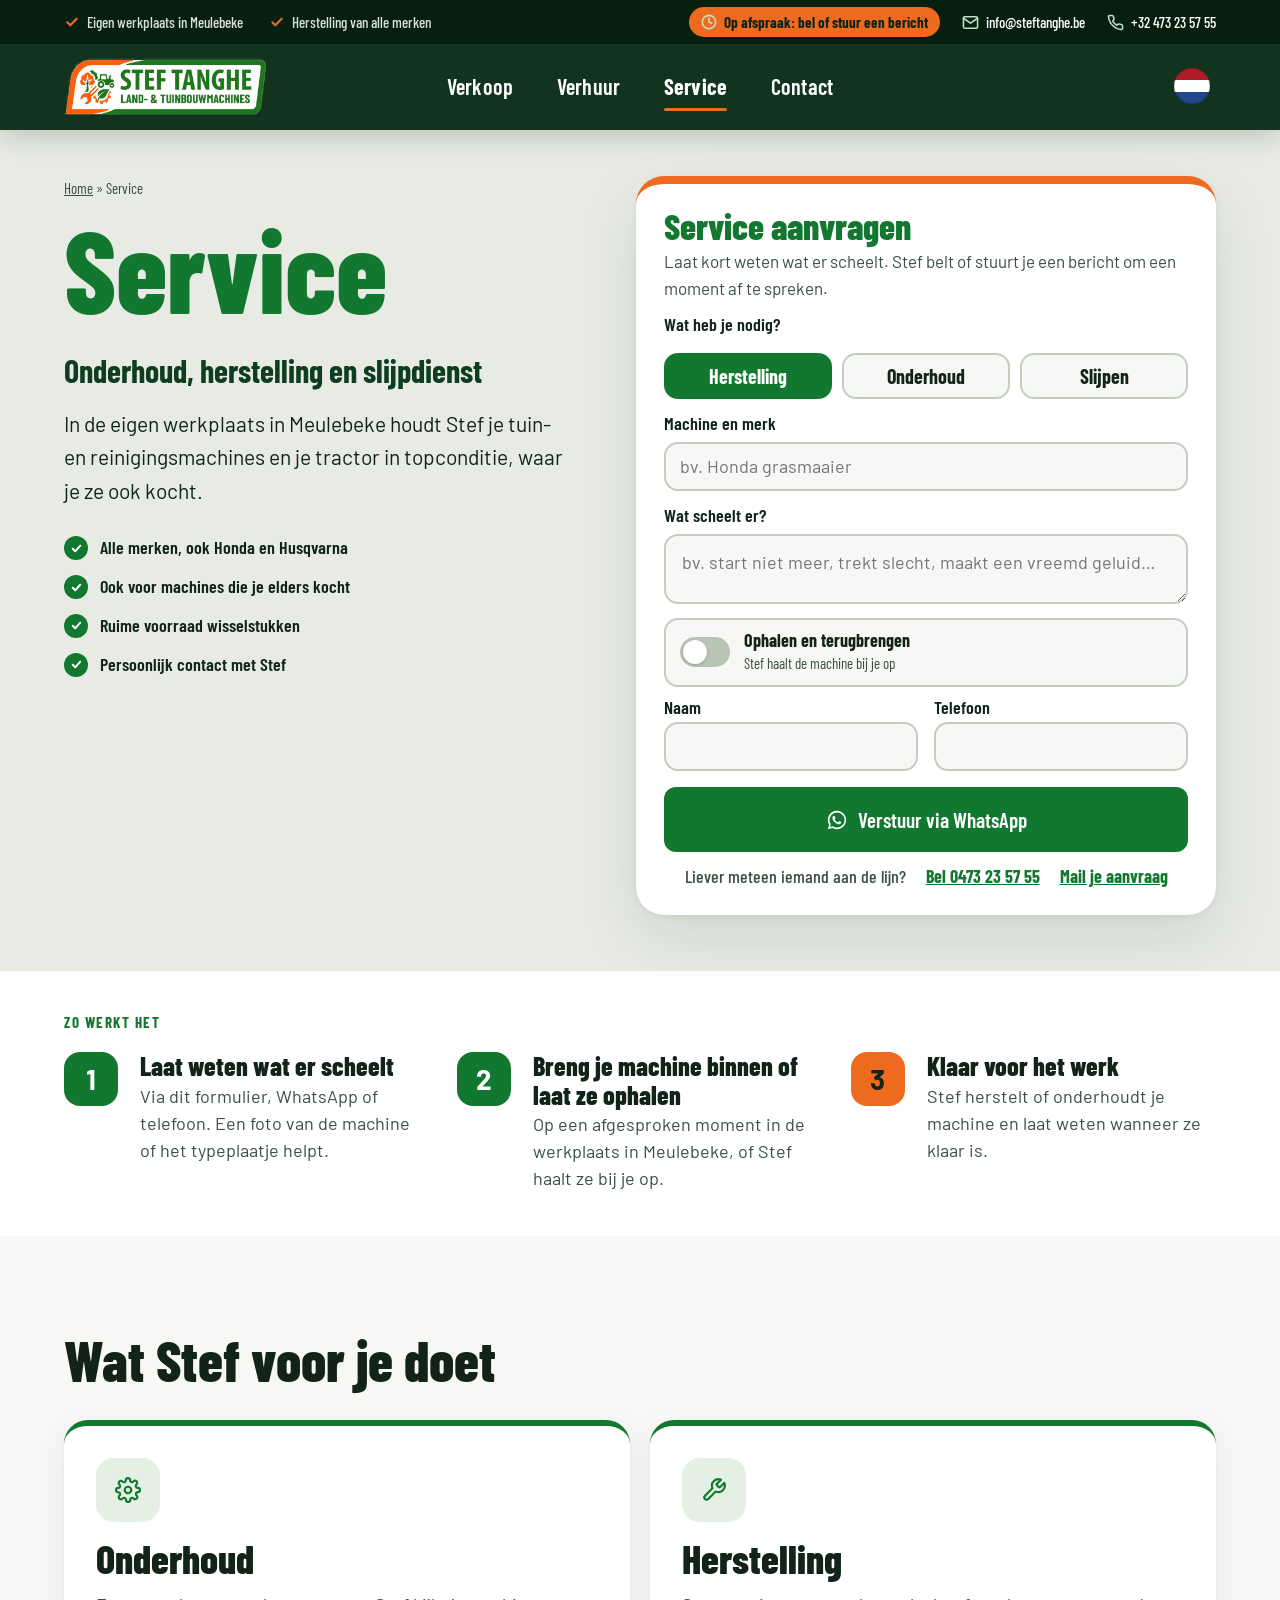
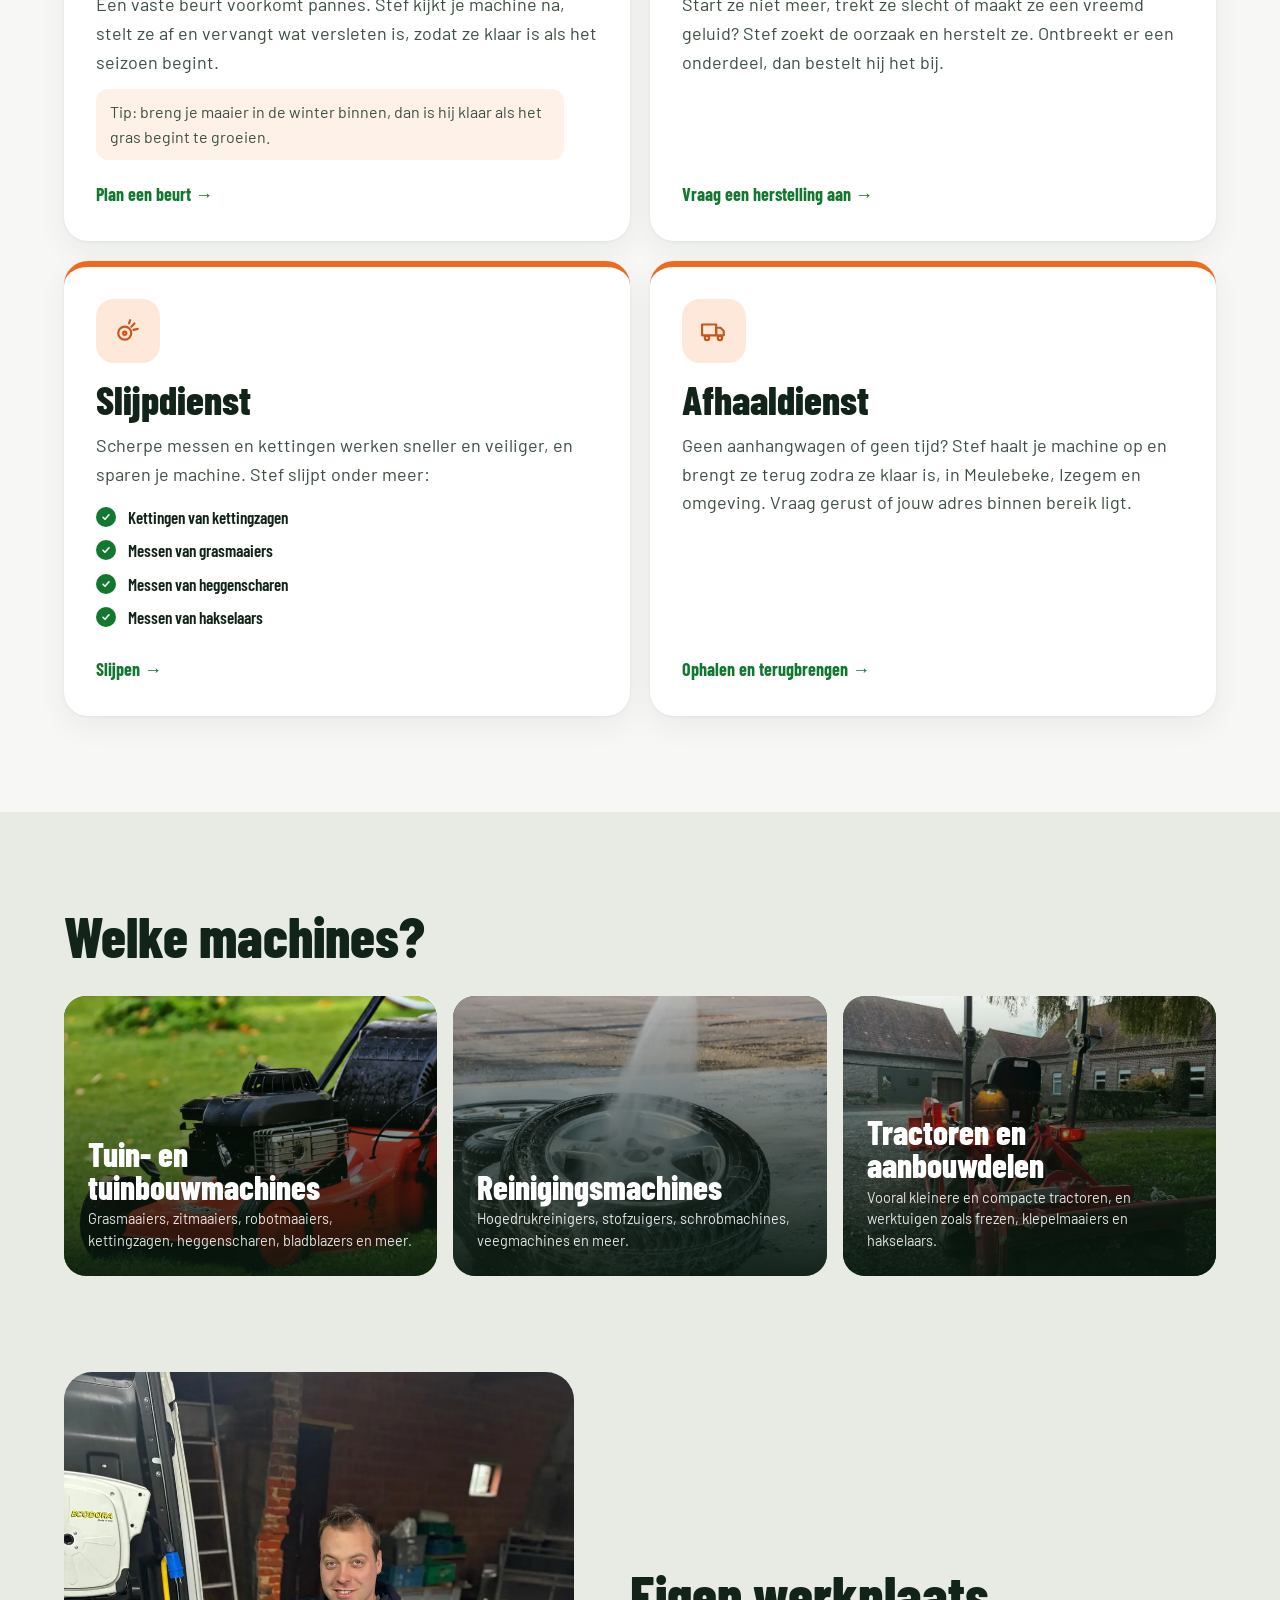
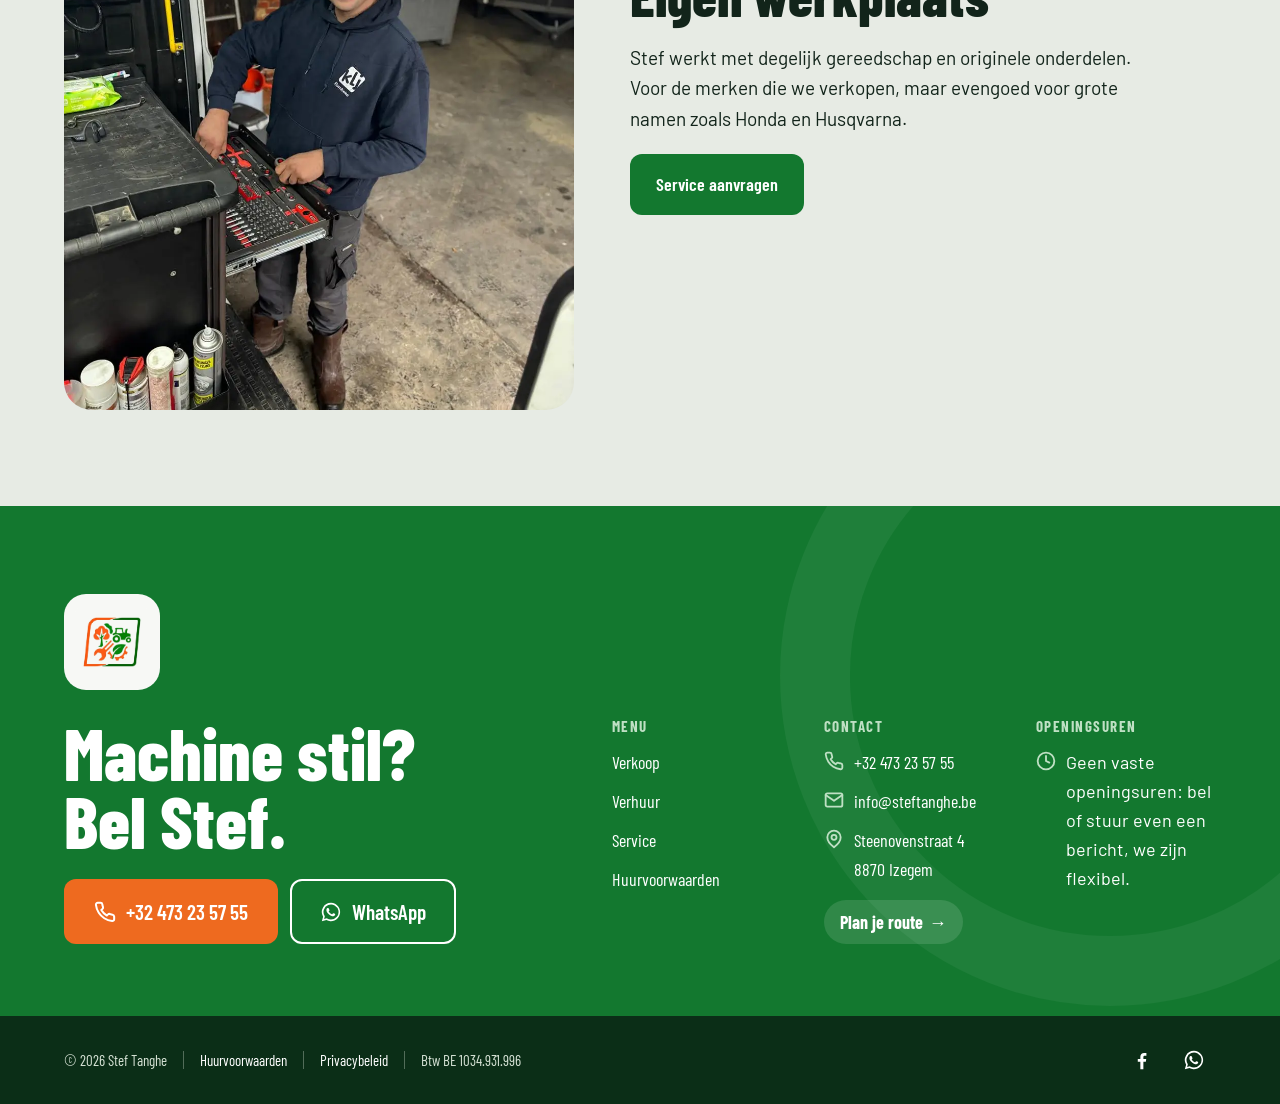
<file: service.html>
<!doctype html>
<html lang="nl-BE">
<head>
<meta charset="utf-8">
<meta name="viewport" content="width=device-width, initial-scale=1">
<title>Service: onderhoud, herstelling en slijpdienst – Stef Tanghe</title>
<meta name="i18n-title" content="meta.service.title">
<meta name="description" data-key="meta.service.desc" content="Onderhoud, herstelling en slijpdienst voor tuin- en reinigingsmachines en (compacte) tractoren in Meulebeke. Alle merken, ook Honda en Husqvarna. Ophalen en terugbrengen mogelijk.">
<meta name="robots" content="noindex, nofollow">
<meta name="theme-color" content="#13782F">
<link rel="icon" type="image/png" sizes="32x32" href="img/favicon-32.png">
<link rel="apple-touch-icon" href="img/apple-touch-icon.png">
<meta property="og:title" content="Service – Stef Tanghe">
<meta property="og:description" content="Onderhoud, herstelling en slijpdienst in Meulebeke.">
<meta property="og:image" content="img/og.jpg">
<link rel="preload" href="fonts/barlow-condensed-latin-800-normal.woff2" as="font" type="font/woff2" crossorigin>
<link rel="stylesheet" href="css/style.css">
</head>
<body>

<header class="balk balk-licht" id="balk">
  <div class="topbalk">
    <div class="wrap topbalk-inner">
      <ul class="topbalk-troeven">
        <li><svg width="16" height="16" viewBox="0 0 24 24" fill="none" stroke="currentColor" stroke-width="3.2" stroke-linecap="round" stroke-linejoin="round" aria-hidden="true"><path d="M5 12.5l4.5 4.5L19 7"/></svg><span data-i18n="usp.werkplaats">Eigen werkplaats in Meulebeke</span></li>
        <li><svg width="16" height="16" viewBox="0 0 24 24" fill="none" stroke="currentColor" stroke-width="3.2" stroke-linecap="round" stroke-linejoin="round" aria-hidden="true"><path d="M5 12.5l4.5 4.5L19 7"/></svg><span data-i18n="usp.merken">Herstelling van alle merken</span></li>
        <li><svg width="16" height="16" viewBox="0 0 24 24" fill="none" stroke="currentColor" stroke-width="3.2" stroke-linecap="round" stroke-linejoin="round" aria-hidden="true"><path d="M5 12.5l4.5 4.5L19 7"/></svg><span data-i18n="usp.advies">Persoonlijk advies van Stef</span></li>
      </ul>
      <div class="topbalk-contact" aria-label="Contactgegevens" data-i18n-attr="aria-label:tb.label" role="group">
        <span class="topbalk-uren"><svg width="16" height="16" viewBox="0 0 24 24" fill="none" stroke="currentColor" stroke-width="2.4" stroke-linecap="round" aria-hidden="true"><circle cx="12" cy="12" r="10"/><path d="M12 6v6l4 2"/></svg><span data-i18n="tb.uren">Op afspraak: bel of stuur een bericht</span></span>
        <a href="mailto:info@steftanghe.be"><svg width="17" height="17" viewBox="0 0 24 24" fill="none" stroke="currentColor" stroke-width="2.2" stroke-linecap="round" stroke-linejoin="round" aria-hidden="true"><rect x="2" y="4" width="20" height="16" rx="2"/><path d="M22 6l-10 7L2 6"/></svg>info@steftanghe.be</a>
        <a href="tel:+32473235755"><svg width="17" height="17" viewBox="0 0 24 24" fill="none" stroke="currentColor" stroke-width="2.2" stroke-linecap="round" stroke-linejoin="round" aria-hidden="true"><path d="M22 16.9v3a2 2 0 0 1-2.2 2 19.8 19.8 0 0 1-8.6-3.1 19.5 19.5 0 0 1-6-6A19.8 19.8 0 0 1 2.1 4.2 2 2 0 0 1 4.1 2h3a2 2 0 0 1 2 1.7c.1 1 .4 1.9.7 2.8a2 2 0 0 1-.5 2.1L8 9.9a16 16 0 0 0 6 6l1.3-1.3a2 2 0 0 1 2.1-.4c.9.3 1.8.6 2.8.7a2 2 0 0 1 1.7 2z"/></svg>+32 473 23 57 55</a>
      </div>
    </div>
  </div>
  <div class="wrap balk-inner">
    <a href="./" class="balk-logo" data-intern><img src="img/logo.png" width="700" height="199" alt="Stef Tanghe, land- en tuinbouwmachines" data-i18n-attr="alt:alt.logo"></a>
    <div class="balk-rechts">
      <nav class="menu" id="menu" aria-label="Hoofdmenu">
        <button class="menu-sluit" type="button" aria-label="Menu sluiten" data-i18n-attr="aria-label:menu.sluiten">
          <svg width="28" height="28" viewBox="0 0 24 24" fill="none" stroke="currentColor" stroke-width="2.5" stroke-linecap="round" aria-hidden="true"><path d="M6 6l12 12M18 6L6 18"/></svg>
        </button>
        <a href="verkoop.html" data-intern data-i18n="nav.verkoop">Verkoop</a>
        <a href="verhuur.html" data-intern data-i18n="nav.verhuur">Verhuur</a>
        <a href="service.html" data-intern aria-current="page" data-i18n="nav.service">Service</a>
        <a href="#contact" data-i18n="nav.contact">Contact</a>
        <div class="menu-sociaal">
          <a href="https://www.facebook.com/profile.php?id=61595489034285" target="_blank" rel="noopener" aria-label="Facebook">
            <svg width="28" height="28" viewBox="0 0 24 24" fill="currentColor" aria-hidden="true"><path d="M13.5 22v-8h2.7l.4-3.2h-3.1V8.8c0-.9.3-1.5 1.6-1.5h1.7V4.4c-.3 0-1.3-.1-2.5-.1-2.5 0-4.1 1.5-4.1 4.2v2.3H7.4V14h2.8v8h3.3z"/></svg>
          </a>
          <a href="https://wa.me/32473235755" target="_blank" rel="noopener" aria-label="WhatsApp">
            <svg width="28" height="28" viewBox="0 0 24 24" fill="currentColor" aria-hidden="true"><path d="M12 2a10 10 0 0 0-8.6 15.1L2 22l5-1.3A10 10 0 1 0 12 2zm0 18.2c-1.5 0-3-.4-4.2-1.2l-.3-.2-3 .8.8-2.9-.2-.3A8.2 8.2 0 1 1 12 20.2zm4.5-6.1c-.2-.1-1.5-.7-1.7-.8-.2-.1-.4-.1-.6.1l-.8 1c-.1.2-.3.2-.5.1a6.7 6.7 0 0 1-3.3-2.9c-.3-.4.2-.4.7-1.3.1-.2 0-.3 0-.4l-.8-1.8c-.2-.5-.4-.4-.6-.4h-.5c-.2 0-.4.1-.6.3-.2.2-.8.8-.8 2s.8 2.3.9 2.5c.1.2 1.6 2.5 4 3.5 1.5.6 2 .7 2.8.6.4-.1 1.5-.6 1.7-1.2.2-.6.2-1.1.1-1.2l-.4-.2z"/></svg>
          </a>
        </div>
      </nav>
      <div class="menu-achtergrond" aria-hidden="true"></div>
      <div class="taalkiezer" id="taalkiezer">
        <button class="taal-knop" type="button" aria-expanded="false" aria-controls="taal-lijst" aria-label="Taal kiezen"></button>
        <div class="taal-lijst" id="taal-lijst"></div>
      </div>
      <button class="hamburger" type="button" aria-expanded="false" aria-controls="menu" aria-label="Menu openen" data-i18n-attr="aria-label:menu.open">
        <svg width="24" height="24" viewBox="0 0 24 24" fill="none" stroke="currentColor" stroke-width="2.5" stroke-linecap="round" aria-hidden="true"><path d="M4 7h16M4 12h16M4 17h16"/></svg>
      </button>
    </div>
  </div>
</header>

<main>
  <section class="pagina-kop sv-kop">
    <div class="wrap">
      <div class="sv-kop-grid">
        <div class="sv-kop-tekst">
      <nav class="kruimel" aria-label="Kruimelpad"><a href="./" data-intern data-i18n="kr.home">Home</a> <span aria-hidden="true">»</span> <span data-i18n="sv.h1">Service</span></nav>
          <h1 data-i18n="sv.h1">Service</h1>
          <p class="onder" data-i18n="sv.onder">Onderhoud, herstelling en slijpdienst</p>
          <p class="intro" data-i18n="sv.intro">In de eigen werkplaats in Meulebeke houdt Stef je tuin- en reinigingsmachines en je tractor in topconditie, waar je ze ook kocht.</p>
          <ul class="vinklijst enkel-desktop">
          <li data-i18n="sv.c1">Alle merken, ook Honda en Husqvarna</li>
          <li data-i18n="sv.c2">Ook voor machines die je elders kocht</li>
          <li data-i18n="sv.c3">Ruime voorraad wisselstukken</li>
          <li data-i18n="sv.c4">Persoonlijk contact met Stef</li>
        </ul>
        </div>
        <form class="herstel-form" id="aanvragen" aria-labelledby="form-titel">
          <h2 class="form-titel" id="form-titel" data-i18n="sv.aanvragen">Service aanvragen</h2>
          <p class="form-sub" data-i18n="h.sub">Laat kort weten wat er scheelt. Stef belt of stuurt je een bericht om een moment af te spreken.</p>
          <fieldset class="soort-keuze soort-drie">
            <legend data-i18n="h.soort">Wat heb je nodig?</legend>
            <label><input type="radio" name="soort" value="herstel" checked><span data-i18n="h.herstel">Herstelling</span></label>
            <label><input type="radio" name="soort" value="onderhoud"><span data-i18n="nav.onderhoud">Onderhoud</span></label>
            <label><input type="radio" name="soort" value="slijp"><span data-i18n="h.slijp">Slijpen</span></label>
          </fieldset>
          <label for="h-machine" data-i18n="h.machine">Machine en merk</label>
          <input id="h-machine" name="machine" required placeholder="bv. Honda grasmaaier" data-i18n-attr="placeholder:h.machine.ph">
          <label for="h-probleem" data-i18n="h.probleem">Wat scheelt er?</label>
          <textarea id="h-probleem" name="probleem" rows="3" placeholder="" data-i18n-attr="placeholder:h.probleem.ph"></textarea>
          <label class="schakel">
            <input type="checkbox" id="h-afhalen" name="afhalen">
            <span class="schakel-knop" aria-hidden="true"></span>
            <span><strong data-i18n="h.afhaal">Ophalen en terugbrengen</strong><small data-i18n="h.afhaal.sub">Stef haalt de machine bij je op</small></span>
          </label>
          <div id="h-adres-blok" hidden>
            <label for="h-adres" data-i18n="h.adres">Adres</label>
            <input id="h-adres" name="adres" autocomplete="street-address">
          </div>
          <div class="form-rij">
            <div><label for="h-naam" data-i18n="vd.naam">Naam</label><input id="h-naam" name="naam" autocomplete="name" required></div>
            <div><label for="h-tel" data-i18n="vd.tel">Telefoon</label><input id="h-tel" name="tel" type="tel" autocomplete="tel"></div>
          </div>
          <button type="submit" class="btn btn-groen btn-groot">
            <svg width="22" height="22" viewBox="0 0 24 24" fill="currentColor" aria-hidden="true"><path d="M12 2a10 10 0 0 0-8.6 15.1L2 22l5-1.3A10 10 0 1 0 12 2zm0 18.2c-1.5 0-3-.4-4.2-1.2l-.3-.2-3 .8.8-2.9-.2-.3A8.2 8.2 0 1 1 12 20.2zm4.5-6.1c-.2-.1-1.5-.7-1.7-.8-.2-.1-.4-.1-.6.1l-.8 1c-.1.2-.3.2-.5.1a6.7 6.7 0 0 1-3.3-2.9c-.3-.4.2-.4.7-1.3.1-.2 0-.3 0-.4l-.8-1.8c-.2-.5-.4-.4-.6-.4h-.5c-.2 0-.4.1-.6.3-.2.2-.8.8-.8 2s.8 2.3.9 2.5c.1.2 1.6 2.5 4 3.5 1.5.6 2 .7 2.8.6.4-.1 1.5-.6 1.7-1.2.2-.6.2-1.1.1-1.2l-.4-.2z"/></svg>
            <span data-i18n="vd.verstuur">Verstuur via WhatsApp</span>
          </button>
          <div class="alt-links">
            <span data-i18n="h.of">Liever meteen iemand aan de lijn?</span>
            <a href="tel:+32473235755" data-i18n="nav.bel">Bel 0473 23 57 55</a>
            <a id="h-mail" href="mailto:info@steftanghe.be" data-i18n="v.mail">Mail je aanvraag</a>
          </div>
        </form>
      </div>
    </div>
  </section>

  <section class="sv-stappen-strook" aria-labelledby="zowerkt">
    <div class="wrap">
      <h2 class="strook-titel" id="zowerkt" data-i18n="sv.zowerkt">Zo werkt het</h2>
      <ol class="stappen stappen-rij">
          <li><strong data-i18n="s1.t">Laat weten wat er scheelt</strong><span data-i18n="s1.p"></span></li>
          <li><strong data-i18n="s2.t">Breng je machine binnen of laat ze ophalen</strong><span data-i18n="s2.p"></span></li>
          <li><strong data-i18n="s3.t">Klaar voor het werk</strong><span data-i18n="s3.p"></span></li>
        </ol>
    </div>
  </section>

  <section class="sectie sv-diensten-sectie">
    <div class="wrap">
      <h2 class="sectie-titel" data-i18n="diensten.titel">Wat Stef voor je doet</h2>
      <div class="sv-diensten">
        <article class="sv-dienst" id="onderhoud">
          <span class="dienst-icoon" aria-hidden="true"><svg width="26" height="26" viewBox="0 0 24 24" fill="none" stroke="currentColor" stroke-width="2" stroke-linecap="round" stroke-linejoin="round"><circle cx="12" cy="12" r="3"/><path d="M19.4 15a1.7 1.7 0 0 0 .3 1.8l.1.1a2 2 0 1 1-2.8 2.8l-.1-.1a1.7 1.7 0 0 0-1.8-.3 1.7 1.7 0 0 0-1 1.5V21a2 2 0 0 1-4 0v-.1A1.7 1.7 0 0 0 9 19.4a1.7 1.7 0 0 0-1.8.3l-.1.1a2 2 0 1 1-2.8-2.8l.1-.1a1.7 1.7 0 0 0 .3-1.8 1.7 1.7 0 0 0-1.5-1H3a2 2 0 0 1 0-4h.1A1.7 1.7 0 0 0 4.6 9a1.7 1.7 0 0 0-.3-1.8l-.1-.1a2 2 0 1 1 2.8-2.8l.1.1a1.7 1.7 0 0 0 1.8.3H9a1.7 1.7 0 0 0 1-1.5V3a2 2 0 0 1 4 0v.1a1.7 1.7 0 0 0 1 1.5 1.7 1.7 0 0 0 1.8-.3l.1-.1a2 2 0 1 1 2.8 2.8l-.1.1a1.7 1.7 0 0 0-.3 1.8V9a1.7 1.7 0 0 0 1.5 1H21a2 2 0 0 1 0 4h-.1a1.7 1.7 0 0 0-1.5 1z"/></svg></span>
          <h2 data-i18n="nav.onderhoud">Onderhoud</h2>
          <p data-i18n="sv.o.p">Een vaste beurt voorkomt pannes.</p>
          <p class="sv-tip" data-i18n="sv.tip">Tip: breng je maaier in de winter binnen, dan is hij klaar als het gras begint te groeien.</p>
          <a class="dienst-link" href="#aanvragen" data-soort="onderhoud"><span data-i18n="dl.onderhoud">Plan een beurt</span> <span aria-hidden="true">→</span></a>
        </article>
        <article class="sv-dienst" id="herstelling">
          <span class="dienst-icoon" aria-hidden="true"><svg width="26" height="26" viewBox="0 0 24 24" fill="none" stroke="currentColor" stroke-width="2" stroke-linecap="round" stroke-linejoin="round"><path d="M14.7 6.3a1 1 0 0 0 0 1.4l1.6 1.6a1 1 0 0 0 1.4 0l3.8-3.8a6 6 0 0 1-7.9 7.9l-6.9 6.9a2.1 2.1 0 0 1-3-3l6.9-6.9a6 6 0 0 1 7.9-7.9l-3.8 3.8z"/></svg></span>
          <h2 data-i18n="h.herstel">Herstelling</h2>
          <p data-i18n="sv.h.p">Start ze niet meer, trekt ze slecht of maakt ze een vreemd geluid?</p>
          <a class="dienst-link" href="#aanvragen" data-soort="herstel"><span data-i18n="dl.herstel">Vraag een herstelling aan</span> <span aria-hidden="true">→</span></a>
        </article>
        <article class="sv-dienst" id="slijpdienst">
          <span class="dienst-icoon" aria-hidden="true"><svg width="26" height="26" viewBox="0 0 24 24" fill="none" stroke="currentColor" stroke-width="2" stroke-linecap="round" stroke-linejoin="round"><circle cx="9" cy="14" r="6"/><circle cx="9" cy="14" r="1.5"/><path d="M15 8l3-3M17 11l4-1M13 5l1-3"/></svg></span>
          <h2 data-i18n="sv.slijp">Slijpdienst</h2>
          <p data-i18n="sv.s.p">Scherpe messen en kettingen werken sneller en veiliger, en sparen je machine. Stef slijpt onder meer:</p>
          <ul class="vinklijst vinklijst-klein">
            <li data-i18n="sv.s.l1">Kettingen van kettingzagen</li>
            <li data-i18n="sv.s.l2">Messen van grasmaaiers</li>
            <li data-i18n="sv.s.l3">Messen van heggenscharen</li>
            <li data-i18n="sv.s.l4">Messen van hakselaars</li>
          </ul>
          <a class="dienst-link" href="#aanvragen" data-soort="slijp"><span data-i18n="h.slijp">Slijpen</span> <span aria-hidden="true">→</span></a>
        </article>
        <article class="sv-dienst" id="afhaaldienst">
          <span class="dienst-icoon" aria-hidden="true"><svg width="26" height="26" viewBox="0 0 24 24" fill="none" stroke="currentColor" stroke-width="2" stroke-linecap="round" stroke-linejoin="round"><path d="M1 6h13v10H1z"/><path d="M14 9h4l3 3v4h-7z"/><circle cx="5.5" cy="18.5" r="2"/><circle cx="17.5" cy="18.5" r="2"/></svg></span>
          <h2 data-i18n="sv.afhaal">Afhaaldienst</h2>
          <p data-i18n="sv.a.p">Geen aanhangwagen of geen tijd? Stef haalt je machine op en brengt ze terug zodra ze klaar is.</p>
          <a class="dienst-link" href="#aanvragen" data-afhalen="1"><span data-i18n="h.afhaal">Ophalen en terugbrengen</span> <span aria-hidden="true">→</span></a>
        </article>
      </div>
    </div>
  </section>

  <section class="sectie">
    <div class="wrap">
      <h2 class="sectie-titel" data-i18n="sv.m.t">Welke machines?</h2>
      <div class="sv-machines">
        <a class="cat-tegel" href="verkoop.html?cat=tuin" data-intern>
          <img src="img/verkoop/loopmaaiers-op-benzine.webp" alt="" loading="lazy">
          <span class="cat-tegel-tekst">
            <span class="cat-tegel-naam" data-i18n="sv.m.tuin">Tuin- en tuinbouwmachines</span>
            <span class="cat-tegel-vb" data-i18n="sv.m.tuin.p">Grasmaaiers, zitmaaiers, robotmaaiers, kettingzagen, heggenscharen, bladblazers en meer.</span>
          </span>
        </a>
        <a class="cat-tegel" href="verkoop.html?cat=reiniging" data-intern>
          <img src="img/verkoop/schoonmaakmachines.webp" alt="" loading="lazy">
          <span class="cat-tegel-tekst">
            <span class="cat-tegel-naam" data-i18n="sv.m.reiniging">Reinigingsmachines</span>
            <span class="cat-tegel-vb" data-i18n="sv.m.reiniging.p">Hogedrukreinigers, stofzuigers, schrobmachines, veegmachines en meer.</span>
          </span>
        </a>
        <a class="cat-tegel" href="verkoop.html?cat=aanbouw" data-intern>
          <picture><source srcset="img/frees.webp" type="image/webp"><img src="img/frees.jpg" alt="" loading="lazy"></picture>
          <span class="cat-tegel-tekst">
            <span class="cat-tegel-naam" data-i18n="sv.m.tractor">Tractoren en aanbouwdelen</span>
            <span class="cat-tegel-vb" data-i18n="sv.m.tractor.p">Vooral kleinere en compacte tractoren, en werktuigen zoals frezen, klepelmaaiers en hakselaars.</span>
          </span>
        </a>
      </div>
    </div>
  </section>

  <section class="sectie" style="padding-top: 0">
    <div class="wrap over sv-werkplaats">
      <picture>
        <source srcset="img/stef.webp" type="image/webp">
        <img src="img/stef.jpg" alt="Stef Tanghe aan het werk met zijn gereedschapskoffer in de bestelwagen" data-i18n-attr="alt:alt.stef" width="1000" height="1333" loading="lazy">
      </picture>
      <div class="over-tekst">
        <h2 class="sectie-titel" style="margin: 0" data-i18n="sv.wp.t">Eigen werkplaats</h2>
        <p data-i18n="sv.wp.p">Stef werkt met degelijk gereedschap en originele onderdelen. Voor de merken die we verkopen, maar evengoed voor grote namen zoals Honda en Husqvarna.</p>
        <ul class="vinklijst enkel-gsm">
          <li data-i18n="sv.c1">Alle merken, ook Honda en Husqvarna</li>
          <li data-i18n="sv.c2">Ook voor machines die je elders kocht</li>
          <li data-i18n="sv.c3">Ruime voorraad wisselstukken</li>
          <li data-i18n="sv.c4">Persoonlijk contact met Stef</li>
        </ul>
        <div class="knoppen"><a href="#aanvragen" class="btn btn-groen" data-i18n="sv.aanvragen">Service aanvragen</a></div>
      </div>
    </div>
  </section>
</main>


<footer class="contact" id="contact">
  <div class="wrap contact-inner">
    <div class="contact-cta">
      <img src="img/logo-vierkant.png" alt="" width="96" height="96" class="contact-logo" loading="lazy">
      <h2 data-i18n-html="contact.service"></h2>
      <div class="knoppen">
        <a href="tel:+32473235755" class="btn btn-oranje btn-groot"><svg width="22" height="22" viewBox="0 0 24 24" fill="none" stroke="currentColor" stroke-width="2.2" stroke-linecap="round" stroke-linejoin="round" aria-hidden="true"><path d="M22 16.9v3a2 2 0 0 1-2.2 2 19.8 19.8 0 0 1-8.6-3.1 19.5 19.5 0 0 1-6-6A19.8 19.8 0 0 1 2.1 4.2 2 2 0 0 1 4.1 2h3a2 2 0 0 1 2 1.7c.1 1 .4 1.9.7 2.8a2 2 0 0 1-.5 2.1L8 9.9a16 16 0 0 0 6 6l1.3-1.3a2 2 0 0 1 2.1-.4c.9.3 1.8.6 2.8.7a2 2 0 0 1 1.7 2z"/></svg> +32 473 23 57 55</a>
        <a href="https://wa.me/32473235755" target="_blank" rel="noopener" class="btn btn-rand-wit btn-groot"><svg width="22" height="22" viewBox="0 0 24 24" fill="currentColor" aria-hidden="true"><path d="M12 2a10 10 0 0 0-8.6 15.1L2 22l5-1.3A10 10 0 1 0 12 2zm0 18.2c-1.5 0-3-.4-4.2-1.2l-.3-.2-3 .8.8-2.9-.2-.3A8.2 8.2 0 1 1 12 20.2zm4.5-6.1c-.2-.1-1.5-.7-1.7-.8-.2-.1-.4-.1-.6.1l-.8 1c-.1.2-.3.2-.5.1a6.7 6.7 0 0 1-3.3-2.9c-.3-.4.2-.4.7-1.3.1-.2 0-.3 0-.4l-.8-1.8c-.2-.5-.4-.4-.6-.4h-.5c-.2 0-.4.1-.6.3-.2.2-.8.8-.8 2s.8 2.3.9 2.5c.1.2 1.6 2.5 4 3.5 1.5.6 2 .7 2.8.6.4-.1 1.5-.6 1.7-1.2.2-.6.2-1.1.1-1.2l-.4-.2z"/></svg> WhatsApp</a>
      </div>
    </div>
    <div class="contact-kolommen">
      <div>
        <h3 data-i18n="f.menu">Menu</h3>
        <ul>
          <li><a href="verkoop.html" data-intern data-i18n="nav.verkoop">Verkoop</a></li>
          <li><a href="verhuur.html" data-intern data-i18n="nav.verhuur">Verhuur</a></li>
          <li><a href="service.html" data-intern data-i18n="nav.service">Service</a></li>
          <li><a href="voorwaarden.html" data-intern data-i18n="voet.voorwaarden">Huurvoorwaarden</a></li>
        </ul>
      </div>
      <div>
        <h3 data-i18n="nav.contact">Contact</h3>
        <ul class="met-icoon">
          <li><svg width="22" height="22" viewBox="0 0 24 24" fill="none" stroke="currentColor" stroke-width="2.2" stroke-linecap="round" stroke-linejoin="round" aria-hidden="true"><path d="M22 16.9v3a2 2 0 0 1-2.2 2 19.8 19.8 0 0 1-8.6-3.1 19.5 19.5 0 0 1-6-6A19.8 19.8 0 0 1 2.1 4.2 2 2 0 0 1 4.1 2h3a2 2 0 0 1 2 1.7c.1 1 .4 1.9.7 2.8a2 2 0 0 1-.5 2.1L8 9.9a16 16 0 0 0 6 6l1.3-1.3a2 2 0 0 1 2.1-.4c.9.3 1.8.6 2.8.7a2 2 0 0 1 1.7 2z"/></svg><a href="tel:+32473235755">+32 473 23 57 55</a></li>
          <li><svg width="20" height="20" viewBox="0 0 24 24" fill="none" stroke="currentColor" stroke-width="2.2" stroke-linecap="round" stroke-linejoin="round" aria-hidden="true"><rect x="2" y="4" width="20" height="16" rx="2"/><path d="M22 6l-10 7L2 6"/></svg><a href="mailto:info@steftanghe.be">info@steftanghe.be</a></li>
          <li><svg width="22" height="22" viewBox="0 0 24 24" fill="none" stroke="currentColor" stroke-width="2.2" stroke-linecap="round" stroke-linejoin="round" aria-hidden="true"><path d="M20 10c0 6-8 12-8 12s-8-6-8-12a8 8 0 0 1 16 0z"/><circle cx="12" cy="10" r="3"/></svg><span>Steenovenstraat 4<br>8870 Izegem</span></li>
        </ul>
        <a class="route-link" href="https://www.google.com/maps/dir/?api=1&amp;destination=Steenovenstraat+4+8870+Izegem" target="_blank" rel="noopener"><span data-i18n="f.route">Plan je route</span> <span aria-hidden="true">→</span></a>
      </div>
      <div>
        <h3 data-i18n="f.uren">Openingsuren</h3>
        <p class="met-icoon-p"><svg width="20" height="20" viewBox="0 0 24 24" fill="none" stroke="currentColor" stroke-width="2.2" stroke-linecap="round" aria-hidden="true"><circle cx="12" cy="12" r="10"/><path d="M12 6v6l4 2"/></svg><span data-i18n="contact.uren">Geen vaste openingsuren: bel of stuur even een bericht, we zijn flexibel.</span></p>
      </div>
    </div>
  </div>
</footer>
<div class="voet">
  <div class="wrap voet-inner">
    <div class="voet-links">
      <span>© <span data-jaar>2026</span> Stef Tanghe</span>
      <a href="voorwaarden.html" data-intern data-i18n="voet.voorwaarden">Huurvoorwaarden</a>
      <a href="privacy.html" data-intern data-i18n="voet.privacy">Privacybeleid</a>
      <span>Btw BE 1034.931.996</span>
    </div>
    <div class="voet-sociaal">
      <a href="https://www.facebook.com/profile.php?id=61595489034285" target="_blank" rel="noopener" aria-label="Facebook" data-facebook>
        <svg width="22" height="22" viewBox="0 0 24 24" fill="currentColor" aria-hidden="true"><path d="M13.5 22v-8h2.7l.4-3.2h-3.1V8.8c0-.9.3-1.5 1.6-1.5h1.7V4.4c-.3 0-1.3-.1-2.5-.1-2.5 0-4.1 1.5-4.1 4.2v2.3H7.4V14h2.8v8h3.3z"/></svg>
      </a>
      <a href="https://wa.me/32473235755" target="_blank" rel="noopener" aria-label="WhatsApp">
        <svg width="22" height="22" viewBox="0 0 24 24" fill="currentColor" aria-hidden="true"><path d="M12 2a10 10 0 0 0-8.6 15.1L2 22l5-1.3A10 10 0 1 0 12 2zm0 18.2c-1.5 0-3-.4-4.2-1.2l-.3-.2-3 .8.8-2.9-.2-.3A8.2 8.2 0 1 1 12 20.2zm4.5-6.1c-.2-.1-1.5-.7-1.7-.8-.2-.1-.4-.1-.6.1l-.8 1c-.1.2-.3.2-.5.1a6.7 6.7 0 0 1-3.3-2.9c-.3-.4.2-.4.7-1.3.1-.2 0-.3 0-.4l-.8-1.8c-.2-.5-.4-.4-.6-.4h-.5c-.2 0-.4.1-.6.3-.2.2-.8.8-.8 2s.8 2.3.9 2.5c.1.2 1.6 2.5 4 3.5 1.5.6 2 .7 2.8.6.4-.1 1.5-.6 1.7-1.2.2-.6.2-1.1.1-1.2l-.4-.2z"/></svg>
      </a>
    </div>
  </div>
</div>

<nav class="actiebalk" id="actiebalk" aria-label="Snel contact" data-i18n-attr="aria-label:mb.label">
  <a href="#aanvragen"><svg width="22" height="22" viewBox="0 0 24 24" fill="none" stroke="currentColor" stroke-width="2.2" stroke-linecap="round" stroke-linejoin="round" aria-hidden="true"><path d="M14 2H6a2 2 0 0 0-2 2v16a2 2 0 0 0 2 2h12a2 2 0 0 0 2-2V8z"/><path d="M14 2v6h6M8 13h8M8 17h5"/></svg><span data-i18n="mb.aanvragen">Aanvragen</span></a>
  <a href="tel:+32473235755"><svg width="22" height="22" viewBox="0 0 24 24" fill="none" stroke="currentColor" stroke-width="2.2" stroke-linecap="round" stroke-linejoin="round" aria-hidden="true"><path d="M22 16.9v3a2 2 0 0 1-2.2 2 19.8 19.8 0 0 1-8.6-3.1 19.5 19.5 0 0 1-6-6A19.8 19.8 0 0 1 2.1 4.2 2 2 0 0 1 4.1 2h3a2 2 0 0 1 2 1.7c.1 1 .4 1.9.7 2.8a2 2 0 0 1-.5 2.1L8 9.9a16 16 0 0 0 6 6l1.3-1.3a2 2 0 0 1 2.1-.4c.9.3 1.8.6 2.8.7a2 2 0 0 1 1.7 2z"/></svg><span data-i18n="vk.bel">Bellen</span></a>
  <a href="https://wa.me/32473235755" target="_blank" rel="noopener"><svg width="22" height="22" viewBox="0 0 24 24" fill="currentColor" aria-hidden="true"><path d="M12 2a10 10 0 0 0-8.6 15.1L2 22l5-1.3A10 10 0 1 0 12 2zm0 18.2c-1.5 0-3-.4-4.2-1.2l-.3-.2-3 .8.8-2.9-.2-.3A8.2 8.2 0 1 1 12 20.2zm4.5-6.1c-.2-.1-1.5-.7-1.7-.8-.2-.1-.4-.1-.6.1l-.8 1c-.1.2-.3.2-.5.1a6.7 6.7 0 0 1-3.3-2.9c-.3-.4.2-.4.7-1.3.1-.2 0-.3 0-.4l-.8-1.8c-.2-.5-.4-.4-.6-.4h-.5c-.2 0-.4.1-.6.3-.2.2-.8.8-.8 2s.8 2.3.9 2.5c.1.2 1.6 2.5 4 3.5 1.5.6 2 .7 2.8.6.4-.1 1.5-.6 1.7-1.2.2-.6.2-1.1.1-1.2l-.4-.2z"/></svg><span>WhatsApp</span></a>
</nav>

<script src="js/i18n.js"></script>
<script src="js/main.js" defer></script>
<script src="js/service.js" defer></script>
</body>
</html>
</file>
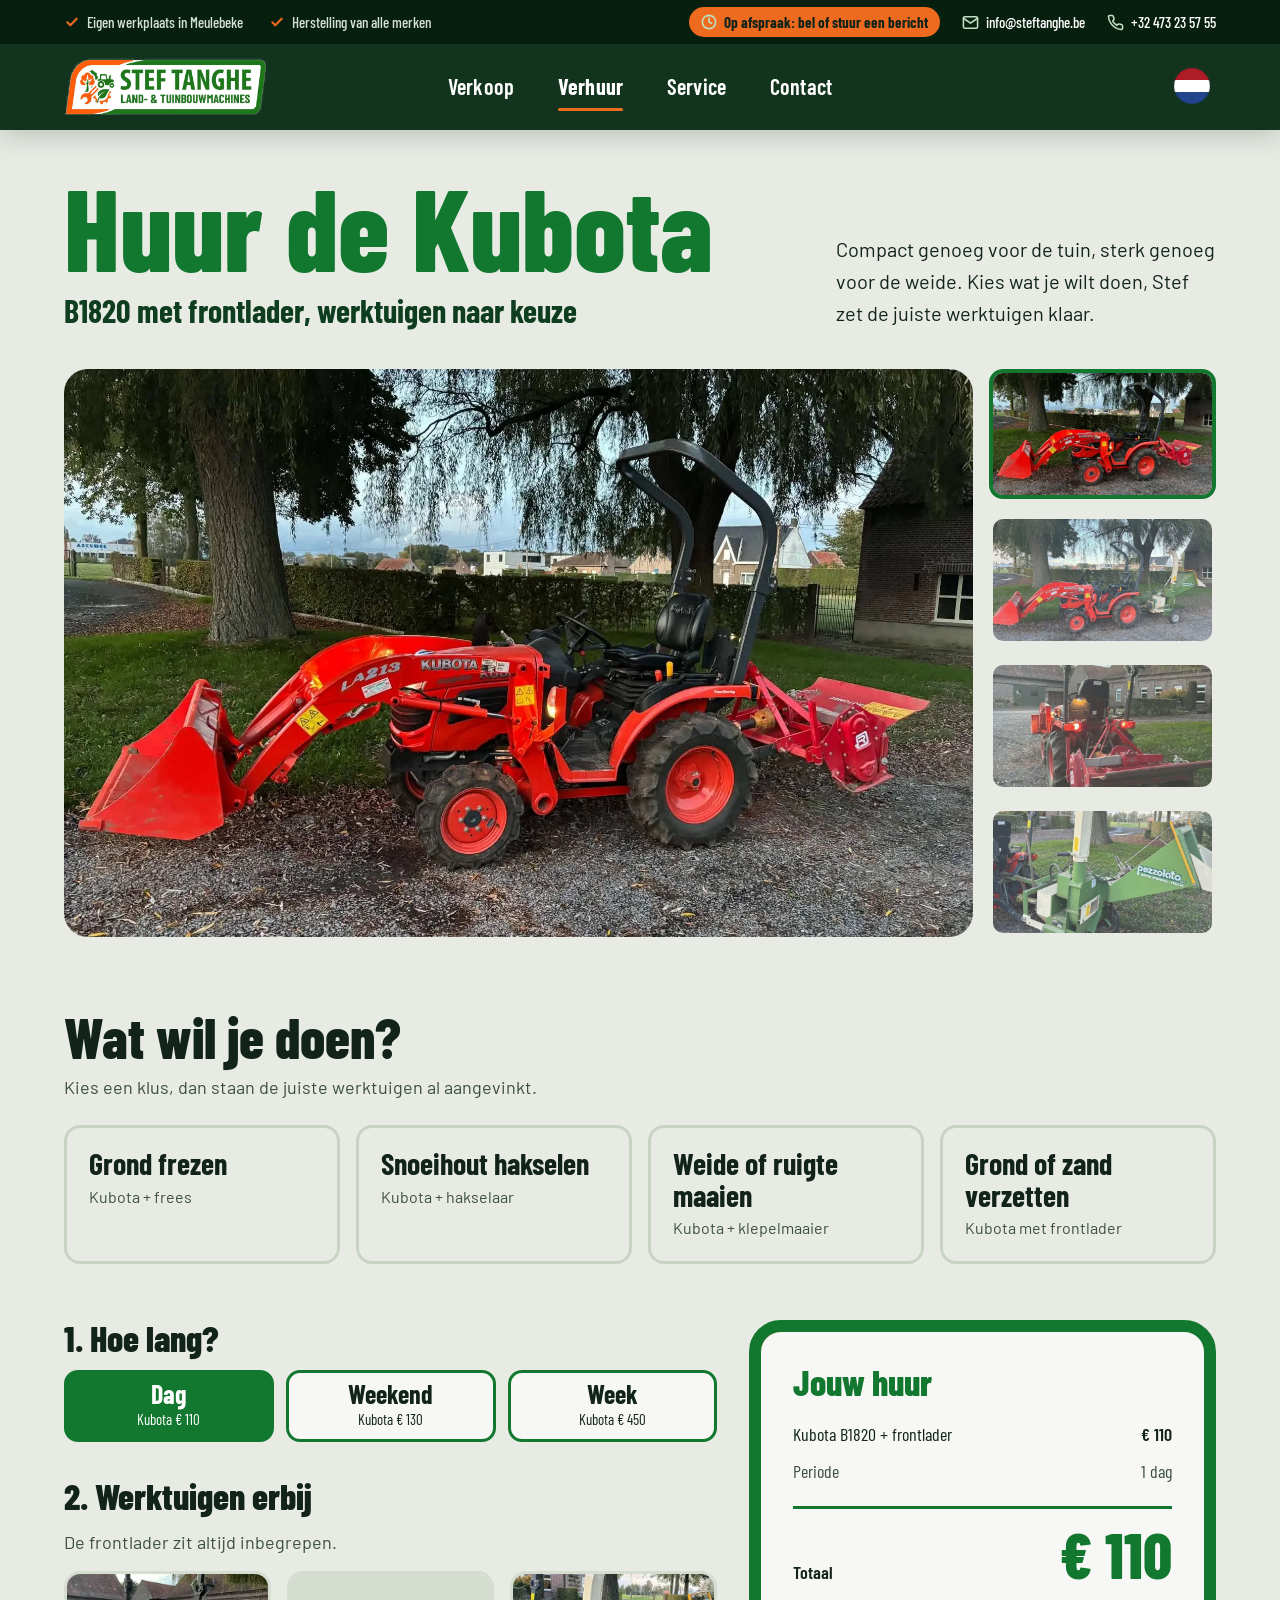
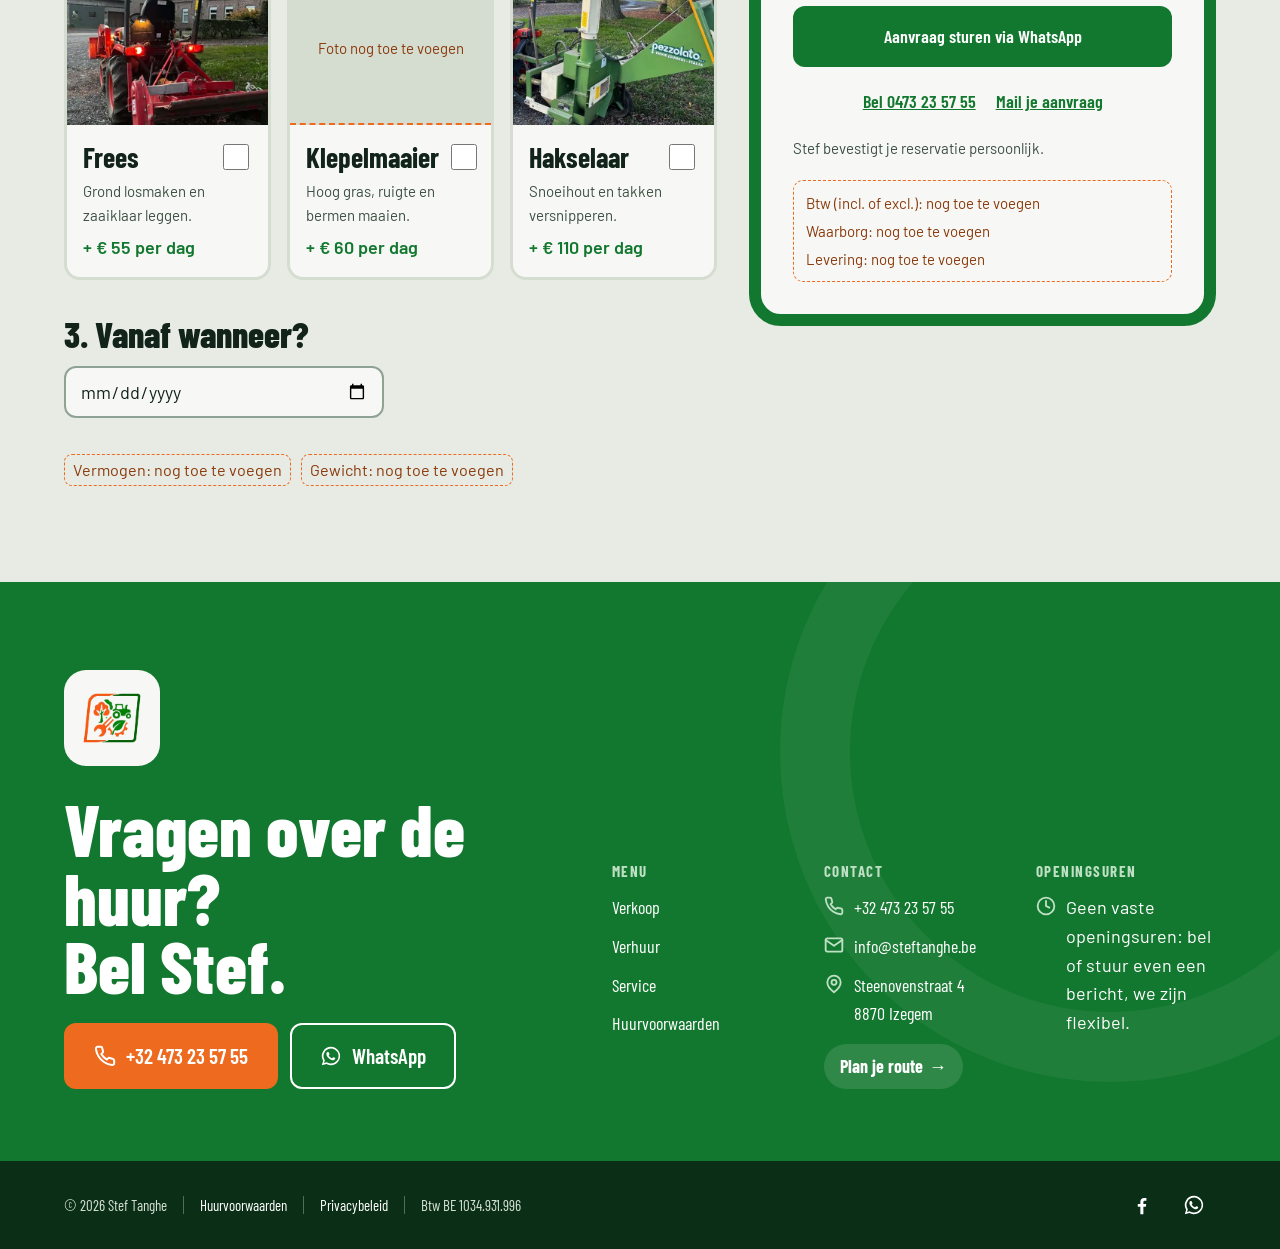
<file: verhuur.html>
<!doctype html>
<html lang="nl-BE">
<head>
<meta charset="utf-8">
<meta name="viewport" content="width=device-width, initial-scale=1">
<title>Kubota huren in Izegem – Stef Tanghe</title>
<meta name="i18n-title" content="meta.verhuur.title">
<meta name="description" data-key="meta.verhuur.desc" content="Huur een Kubota B1820 met frontlader in Izegem, met frees, klepelmaaier of hakselaar. Per dag, weekend of week.">
<meta name="robots" content="noindex, nofollow">
<meta name="theme-color" content="#13782F">
<link rel="icon" type="image/png" sizes="32x32" href="img/favicon-32.png">
<link rel="apple-touch-icon" href="img/apple-touch-icon.png">
<meta property="og:title" content="Kubota huren – Stef Tanghe">
<meta property="og:description" content="Kubota B1820 met frontlader, met frees, klepelmaaier of hakselaar. Per dag, weekend of week.">
<meta property="og:image" content="img/og.jpg">
<link rel="preload" href="fonts/barlow-condensed-latin-800-normal.woff2" as="font" type="font/woff2" crossorigin>
<link rel="stylesheet" href="css/style.css">
</head>
<body>

<header class="balk balk-licht" id="balk">
  <div class="topbalk">
    <div class="wrap topbalk-inner">
      <ul class="topbalk-troeven">
        <li><svg width="16" height="16" viewBox="0 0 24 24" fill="none" stroke="currentColor" stroke-width="3.2" stroke-linecap="round" stroke-linejoin="round" aria-hidden="true"><path d="M5 12.5l4.5 4.5L19 7"/></svg><span data-i18n="usp.werkplaats">Eigen werkplaats in Meulebeke</span></li>
        <li><svg width="16" height="16" viewBox="0 0 24 24" fill="none" stroke="currentColor" stroke-width="3.2" stroke-linecap="round" stroke-linejoin="round" aria-hidden="true"><path d="M5 12.5l4.5 4.5L19 7"/></svg><span data-i18n="usp.merken">Herstelling van alle merken</span></li>
        <li><svg width="16" height="16" viewBox="0 0 24 24" fill="none" stroke="currentColor" stroke-width="3.2" stroke-linecap="round" stroke-linejoin="round" aria-hidden="true"><path d="M5 12.5l4.5 4.5L19 7"/></svg><span data-i18n="usp.advies">Persoonlijk advies van Stef</span></li>
      </ul>
      <div class="topbalk-contact" aria-label="Contactgegevens" data-i18n-attr="aria-label:tb.label" role="group">
        <span class="topbalk-uren"><svg width="16" height="16" viewBox="0 0 24 24" fill="none" stroke="currentColor" stroke-width="2.4" stroke-linecap="round" aria-hidden="true"><circle cx="12" cy="12" r="10"/><path d="M12 6v6l4 2"/></svg><span data-i18n="tb.uren">Op afspraak: bel of stuur een bericht</span></span>
        <a href="mailto:info@steftanghe.be"><svg width="17" height="17" viewBox="0 0 24 24" fill="none" stroke="currentColor" stroke-width="2.2" stroke-linecap="round" stroke-linejoin="round" aria-hidden="true"><rect x="2" y="4" width="20" height="16" rx="2"/><path d="M22 6l-10 7L2 6"/></svg>info@steftanghe.be</a>
        <a href="tel:+32473235755"><svg width="17" height="17" viewBox="0 0 24 24" fill="none" stroke="currentColor" stroke-width="2.2" stroke-linecap="round" stroke-linejoin="round" aria-hidden="true"><path d="M22 16.9v3a2 2 0 0 1-2.2 2 19.8 19.8 0 0 1-8.6-3.1 19.5 19.5 0 0 1-6-6A19.8 19.8 0 0 1 2.1 4.2 2 2 0 0 1 4.1 2h3a2 2 0 0 1 2 1.7c.1 1 .4 1.9.7 2.8a2 2 0 0 1-.5 2.1L8 9.9a16 16 0 0 0 6 6l1.3-1.3a2 2 0 0 1 2.1-.4c.9.3 1.8.6 2.8.7a2 2 0 0 1 1.7 2z"/></svg>+32 473 23 57 55</a>
      </div>
    </div>
  </div>
  <div class="wrap balk-inner">
    <a href="./" class="balk-logo" data-intern><img src="img/logo.png" width="700" height="199" alt="Stef Tanghe, land- en tuinbouwmachines" data-i18n-attr="alt:alt.logo"></a>
    <div class="balk-rechts">
      <nav class="menu" id="menu" aria-label="Hoofdmenu">
        <button class="menu-sluit" type="button" aria-label="Menu sluiten" data-i18n-attr="aria-label:menu.sluiten">
          <svg width="28" height="28" viewBox="0 0 24 24" fill="none" stroke="currentColor" stroke-width="2.5" stroke-linecap="round" aria-hidden="true"><path d="M6 6l12 12M18 6L6 18"/></svg>
        </button>
        <a href="verkoop.html" data-intern data-i18n="nav.verkoop">Verkoop</a>
        <a href="verhuur.html" data-intern aria-current="page" data-i18n="nav.verhuur">Verhuur</a>
        <a href="service.html" data-intern data-i18n="nav.service">Service</a>
        <a href="#contact" data-i18n="nav.contact">Contact</a>
        <div class="menu-sociaal">
          <a href="https://www.facebook.com/profile.php?id=61595489034285" target="_blank" rel="noopener" aria-label="Facebook">
            <svg width="28" height="28" viewBox="0 0 24 24" fill="currentColor" aria-hidden="true"><path d="M13.5 22v-8h2.7l.4-3.2h-3.1V8.8c0-.9.3-1.5 1.6-1.5h1.7V4.4c-.3 0-1.3-.1-2.5-.1-2.5 0-4.1 1.5-4.1 4.2v2.3H7.4V14h2.8v8h3.3z"/></svg>
          </a>
          <a href="https://wa.me/32473235755" target="_blank" rel="noopener" aria-label="WhatsApp">
            <svg width="28" height="28" viewBox="0 0 24 24" fill="currentColor" aria-hidden="true"><path d="M12 2a10 10 0 0 0-8.6 15.1L2 22l5-1.3A10 10 0 1 0 12 2zm0 18.2c-1.5 0-3-.4-4.2-1.2l-.3-.2-3 .8.8-2.9-.2-.3A8.2 8.2 0 1 1 12 20.2zm4.5-6.1c-.2-.1-1.5-.7-1.7-.8-.2-.1-.4-.1-.6.1l-.8 1c-.1.2-.3.2-.5.1a6.7 6.7 0 0 1-3.3-2.9c-.3-.4.2-.4.7-1.3.1-.2 0-.3 0-.4l-.8-1.8c-.2-.5-.4-.4-.6-.4h-.5c-.2 0-.4.1-.6.3-.2.2-.8.8-.8 2s.8 2.3.9 2.5c.1.2 1.6 2.5 4 3.5 1.5.6 2 .7 2.8.6.4-.1 1.5-.6 1.7-1.2.2-.6.2-1.1.1-1.2l-.4-.2z"/></svg>
          </a>
        </div>
      </nav>
      <div class="menu-achtergrond" aria-hidden="true"></div>
      <div class="taalkiezer" id="taalkiezer">
        <button class="taal-knop" type="button" aria-expanded="false" aria-controls="taal-lijst" aria-label="Taal kiezen"></button>
        <div class="taal-lijst" id="taal-lijst"></div>
      </div>
      <button class="hamburger" type="button" aria-expanded="false" aria-controls="menu" aria-label="Menu openen" data-i18n-attr="aria-label:menu.open">
        <svg width="24" height="24" viewBox="0 0 24 24" fill="none" stroke="currentColor" stroke-width="2.5" stroke-linecap="round" aria-hidden="true"><path d="M4 7h16M4 12h16M4 17h16"/></svg>
      </button>
    </div>
  </div>
</header>

<main>
  <section class="pagina-kop">
    <div class="wrap">
      <div class="pagina-kop-inner">
        <div>
          <h1 data-i18n="v.h1">Huur de Kubota</h1>
          <p class="onder" data-i18n="v.onder">B1820 met frontlader, werktuigen naar keuze</p>
        </div>
        <p class="intro" data-i18n="v.intro">Compact genoeg voor de tuin, sterk genoeg voor de weide. Kies wat je wilt doen, Stef zet de juiste werktuigen klaar.</p>
      </div>
      <div class="galerij">
        <div class="galerij-hoofd"><img id="hoofdfoto" src="img/kubota.webp" alt="Kubota B1820" width="1800" height="1350" fetchpriority="high"></div>
        <div class="galerij-duimen" id="duimen"></div>
      </div>
    </div>
  </section>

  <section class="wrap" style="padding-top: 72px">
    <h2 class="sectie-titel" style="margin-bottom: 8px" data-i18n="v.klus.titel">Wat wil je doen?</h2>
    <p style="margin-bottom: 24px; color: var(--inkt-zacht)" data-i18n="v.klus.sub">Kies een klus, dan staan de juiste werktuigen al aangevinkt.</p>
    <div class="klussen" id="klussen"></div>
  </section>

  <section class="wrap" style="padding-top: 56px; padding-bottom: 96px">
    <div class="config">
      <div>
        <div class="stap">
          <h2 data-i18n="v.stap1">1. Hoe lang?</h2>
          <div class="periodes" id="periodes"></div>
        </div>
        <div class="stap">
          <h2 data-i18n="v.stap2">2. Werktuigen erbij</h2>
          <p style="color: var(--inkt-zacht)" data-i18n="v.stap2.sub">De frontlader zit altijd inbegrepen.</p>
          <div class="werktuigen" id="werktuigen"></div>
        </div>
        <div class="stap">
          <label for="startdatum" data-i18n="v.stap3">3. Vanaf wanneer?</label>
          <input type="date" id="startdatum" class="datum">
        </div>
        <div class="specs">
          <span class="todo">Vermogen: nog toe te voegen</span>
          <span class="todo">Gewicht: nog toe te voegen</span>
        </div>
      </div>

      <aside class="samenvatting" aria-labelledby="uw-huur">
        <h2 id="uw-huur" data-i18n="v.uwhuur">Jouw huur</h2>
        <div class="lijnen" id="lijnen" aria-live="polite"></div>
        <div class="totaal"><span style="font-weight: 600" data-i18n="v.totaal">Totaal</span><strong id="totaal">€ 110</strong></div>
        <a id="wa-link" class="btn btn-groen" href="https://wa.me/32473235755" target="_blank" rel="noopener" data-i18n="v.wa">Aanvraag sturen via WhatsApp</a>
        <div class="alt-links">
          <a href="tel:+32473235755" data-i18n="nav.bel">Bel 0473 23 57 55</a>
          <a id="mail-link" href="mailto:info@steftanghe.be" data-i18n="v.mail">Mail je aanvraag</a>
        </div>
        <p style="font-size: 15px; color: var(--inkt-zacht)" data-i18n="v.bevestigt">Stef bevestigt je reservatie persoonlijk.</p>
        <div class="todo-blok">
          <span>Btw (incl. of excl.): nog toe te voegen</span>
          <span>Waarborg: nog toe te voegen</span>
          <span>Levering: nog toe te voegen</span>
        </div>
      </aside>
    </div>
  </section>
</main>

<footer class="contact" id="contact">
  <div class="wrap contact-inner">
    <div class="contact-cta">
      <img src="img/logo-vierkant.png" alt="" width="96" height="96" class="contact-logo" loading="lazy">
      <h2 data-i18n-html="contact.verhuur"></h2>
      <div class="knoppen">
        <a href="tel:+32473235755" class="btn btn-oranje btn-groot"><svg width="22" height="22" viewBox="0 0 24 24" fill="none" stroke="currentColor" stroke-width="2.2" stroke-linecap="round" stroke-linejoin="round" aria-hidden="true"><path d="M22 16.9v3a2 2 0 0 1-2.2 2 19.8 19.8 0 0 1-8.6-3.1 19.5 19.5 0 0 1-6-6A19.8 19.8 0 0 1 2.1 4.2 2 2 0 0 1 4.1 2h3a2 2 0 0 1 2 1.7c.1 1 .4 1.9.7 2.8a2 2 0 0 1-.5 2.1L8 9.9a16 16 0 0 0 6 6l1.3-1.3a2 2 0 0 1 2.1-.4c.9.3 1.8.6 2.8.7a2 2 0 0 1 1.7 2z"/></svg> +32 473 23 57 55</a>
        <a href="https://wa.me/32473235755" target="_blank" rel="noopener" class="btn btn-rand-wit btn-groot"><svg width="22" height="22" viewBox="0 0 24 24" fill="currentColor" aria-hidden="true"><path d="M12 2a10 10 0 0 0-8.6 15.1L2 22l5-1.3A10 10 0 1 0 12 2zm0 18.2c-1.5 0-3-.4-4.2-1.2l-.3-.2-3 .8.8-2.9-.2-.3A8.2 8.2 0 1 1 12 20.2zm4.5-6.1c-.2-.1-1.5-.7-1.7-.8-.2-.1-.4-.1-.6.1l-.8 1c-.1.2-.3.2-.5.1a6.7 6.7 0 0 1-3.3-2.9c-.3-.4.2-.4.7-1.3.1-.2 0-.3 0-.4l-.8-1.8c-.2-.5-.4-.4-.6-.4h-.5c-.2 0-.4.1-.6.3-.2.2-.8.8-.8 2s.8 2.3.9 2.5c.1.2 1.6 2.5 4 3.5 1.5.6 2 .7 2.8.6.4-.1 1.5-.6 1.7-1.2.2-.6.2-1.1.1-1.2l-.4-.2z"/></svg> WhatsApp</a>
      </div>
    </div>
    <div class="contact-kolommen">
      <div>
        <h3 data-i18n="f.menu">Menu</h3>
        <ul>
          <li><a href="verkoop.html" data-intern data-i18n="nav.verkoop">Verkoop</a></li>
          <li><a href="verhuur.html" data-intern data-i18n="nav.verhuur">Verhuur</a></li>
          <li><a href="service.html" data-intern data-i18n="nav.service">Service</a></li>
          <li><a href="voorwaarden.html" data-intern data-i18n="voet.voorwaarden">Huurvoorwaarden</a></li>
        </ul>
      </div>
      <div>
        <h3 data-i18n="nav.contact">Contact</h3>
        <ul class="met-icoon">
          <li><svg width="22" height="22" viewBox="0 0 24 24" fill="none" stroke="currentColor" stroke-width="2.2" stroke-linecap="round" stroke-linejoin="round" aria-hidden="true"><path d="M22 16.9v3a2 2 0 0 1-2.2 2 19.8 19.8 0 0 1-8.6-3.1 19.5 19.5 0 0 1-6-6A19.8 19.8 0 0 1 2.1 4.2 2 2 0 0 1 4.1 2h3a2 2 0 0 1 2 1.7c.1 1 .4 1.9.7 2.8a2 2 0 0 1-.5 2.1L8 9.9a16 16 0 0 0 6 6l1.3-1.3a2 2 0 0 1 2.1-.4c.9.3 1.8.6 2.8.7a2 2 0 0 1 1.7 2z"/></svg><a href="tel:+32473235755">+32 473 23 57 55</a></li>
          <li><svg width="20" height="20" viewBox="0 0 24 24" fill="none" stroke="currentColor" stroke-width="2.2" stroke-linecap="round" stroke-linejoin="round" aria-hidden="true"><rect x="2" y="4" width="20" height="16" rx="2"/><path d="M22 6l-10 7L2 6"/></svg><a href="mailto:info@steftanghe.be">info@steftanghe.be</a></li>
          <li><svg width="22" height="22" viewBox="0 0 24 24" fill="none" stroke="currentColor" stroke-width="2.2" stroke-linecap="round" stroke-linejoin="round" aria-hidden="true"><path d="M20 10c0 6-8 12-8 12s-8-6-8-12a8 8 0 0 1 16 0z"/><circle cx="12" cy="10" r="3"/></svg><span>Steenovenstraat 4<br>8870 Izegem</span></li>
        </ul>
        <a class="route-link" href="https://www.google.com/maps/dir/?api=1&amp;destination=Steenovenstraat+4+8870+Izegem" target="_blank" rel="noopener"><span data-i18n="f.route">Plan je route</span> <span aria-hidden="true">→</span></a>
      </div>
      <div>
        <h3 data-i18n="f.uren">Openingsuren</h3>
        <p class="met-icoon-p"><svg width="20" height="20" viewBox="0 0 24 24" fill="none" stroke="currentColor" stroke-width="2.2" stroke-linecap="round" aria-hidden="true"><circle cx="12" cy="12" r="10"/><path d="M12 6v6l4 2"/></svg><span data-i18n="contact.uren">Geen vaste openingsuren: bel of stuur even een bericht, we zijn flexibel.</span></p>
      </div>
    </div>
  </div>
</footer>
<div class="voet">
  <div class="wrap voet-inner">
    <div class="voet-links">
      <span>© <span data-jaar>2026</span> Stef Tanghe</span>
      <a href="voorwaarden.html" data-intern data-i18n="voet.voorwaarden">Huurvoorwaarden</a>
      <a href="privacy.html" data-intern data-i18n="voet.privacy">Privacybeleid</a>
      <span>Btw BE 1034.931.996</span>
    </div>
    <div class="voet-sociaal">
      <a href="https://www.facebook.com/profile.php?id=61595489034285" target="_blank" rel="noopener" aria-label="Facebook" data-facebook>
        <svg width="22" height="22" viewBox="0 0 24 24" fill="currentColor" aria-hidden="true"><path d="M13.5 22v-8h2.7l.4-3.2h-3.1V8.8c0-.9.3-1.5 1.6-1.5h1.7V4.4c-.3 0-1.3-.1-2.5-.1-2.5 0-4.1 1.5-4.1 4.2v2.3H7.4V14h2.8v8h3.3z"/></svg>
      </a>
      <a href="https://wa.me/32473235755" target="_blank" rel="noopener" aria-label="WhatsApp">
        <svg width="22" height="22" viewBox="0 0 24 24" fill="currentColor" aria-hidden="true"><path d="M12 2a10 10 0 0 0-8.6 15.1L2 22l5-1.3A10 10 0 1 0 12 2zm0 18.2c-1.5 0-3-.4-4.2-1.2l-.3-.2-3 .8.8-2.9-.2-.3A8.2 8.2 0 1 1 12 20.2zm4.5-6.1c-.2-.1-1.5-.7-1.7-.8-.2-.1-.4-.1-.6.1l-.8 1c-.1.2-.3.2-.5.1a6.7 6.7 0 0 1-3.3-2.9c-.3-.4.2-.4.7-1.3.1-.2 0-.3 0-.4l-.8-1.8c-.2-.5-.4-.4-.6-.4h-.5c-.2 0-.4.1-.6.3-.2.2-.8.8-.8 2s.8 2.3.9 2.5c.1.2 1.6 2.5 4 3.5 1.5.6 2 .7 2.8.6.4-.1 1.5-.6 1.7-1.2.2-.6.2-1.1.1-1.2l-.4-.2z"/></svg>
      </a>
    </div>
  </div>
</div>

<div class="actiebalk actiebalk-huur" id="actiebalk">
  <div class="ab-totaal"><span data-i18n="v.totaal">Totaal</span><strong id="ab-totaal">€ 110</strong></div>
  <a id="ab-wa" class="btn btn-groen" href="https://wa.me/32473235755" target="_blank" rel="noopener"><svg width="22" height="22" viewBox="0 0 24 24" fill="currentColor" aria-hidden="true"><path d="M12 2a10 10 0 0 0-8.6 15.1L2 22l5-1.3A10 10 0 1 0 12 2zm0 18.2c-1.5 0-3-.4-4.2-1.2l-.3-.2-3 .8.8-2.9-.2-.3A8.2 8.2 0 1 1 12 20.2zm4.5-6.1c-.2-.1-1.5-.7-1.7-.8-.2-.1-.4-.1-.6.1l-.8 1c-.1.2-.3.2-.5.1a6.7 6.7 0 0 1-3.3-2.9c-.3-.4.2-.4.7-1.3.1-.2 0-.3 0-.4l-.8-1.8c-.2-.5-.4-.4-.6-.4h-.5c-.2 0-.4.1-.6.3-.2.2-.8.8-.8 2s.8 2.3.9 2.5c.1.2 1.6 2.5 4 3.5 1.5.6 2 .7 2.8.6.4-.1 1.5-.6 1.7-1.2.2-.6.2-1.1.1-1.2l-.4-.2z"/></svg> <span data-i18n="mb.aanvragen">Aanvragen</span></a>
</div>

<script src="js/i18n.js"></script>
<script src="js/main.js" defer></script>
<script src="js/verhuur.js" defer></script>
</body>
</html>
</file>
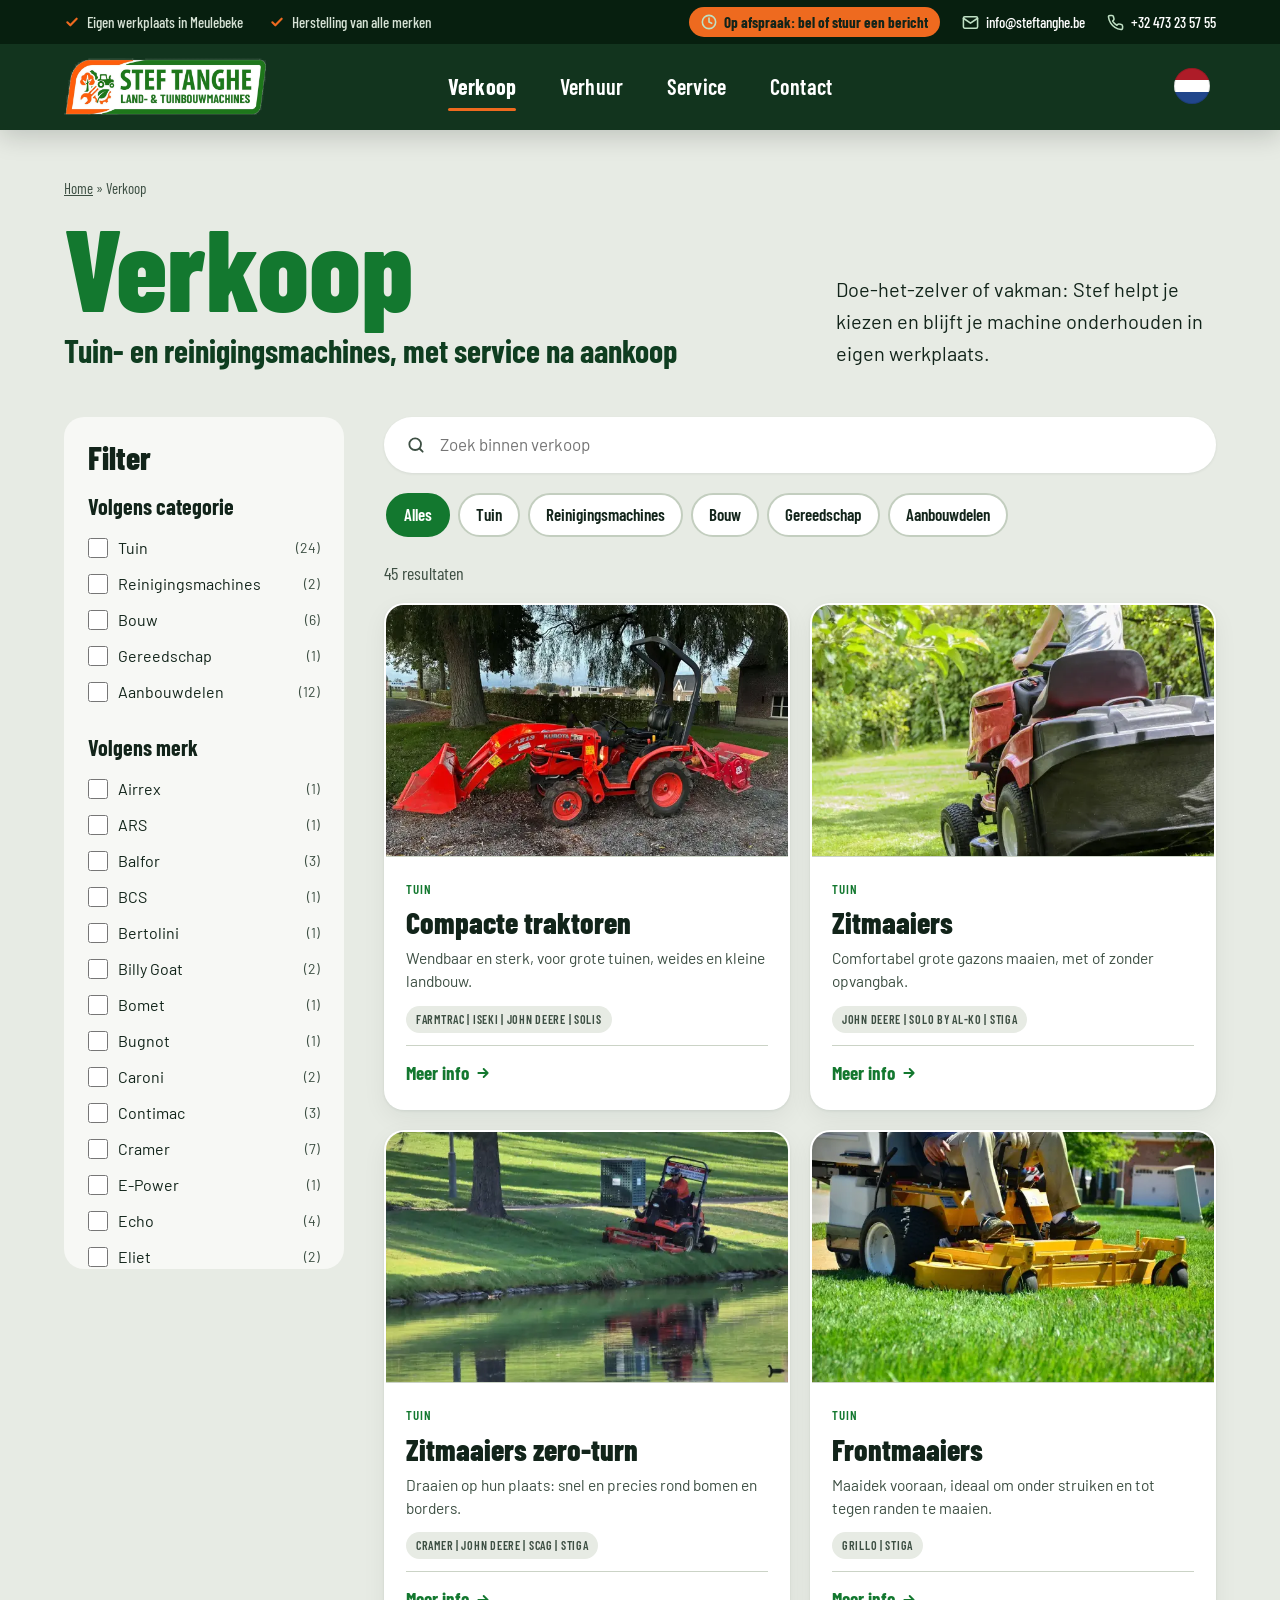
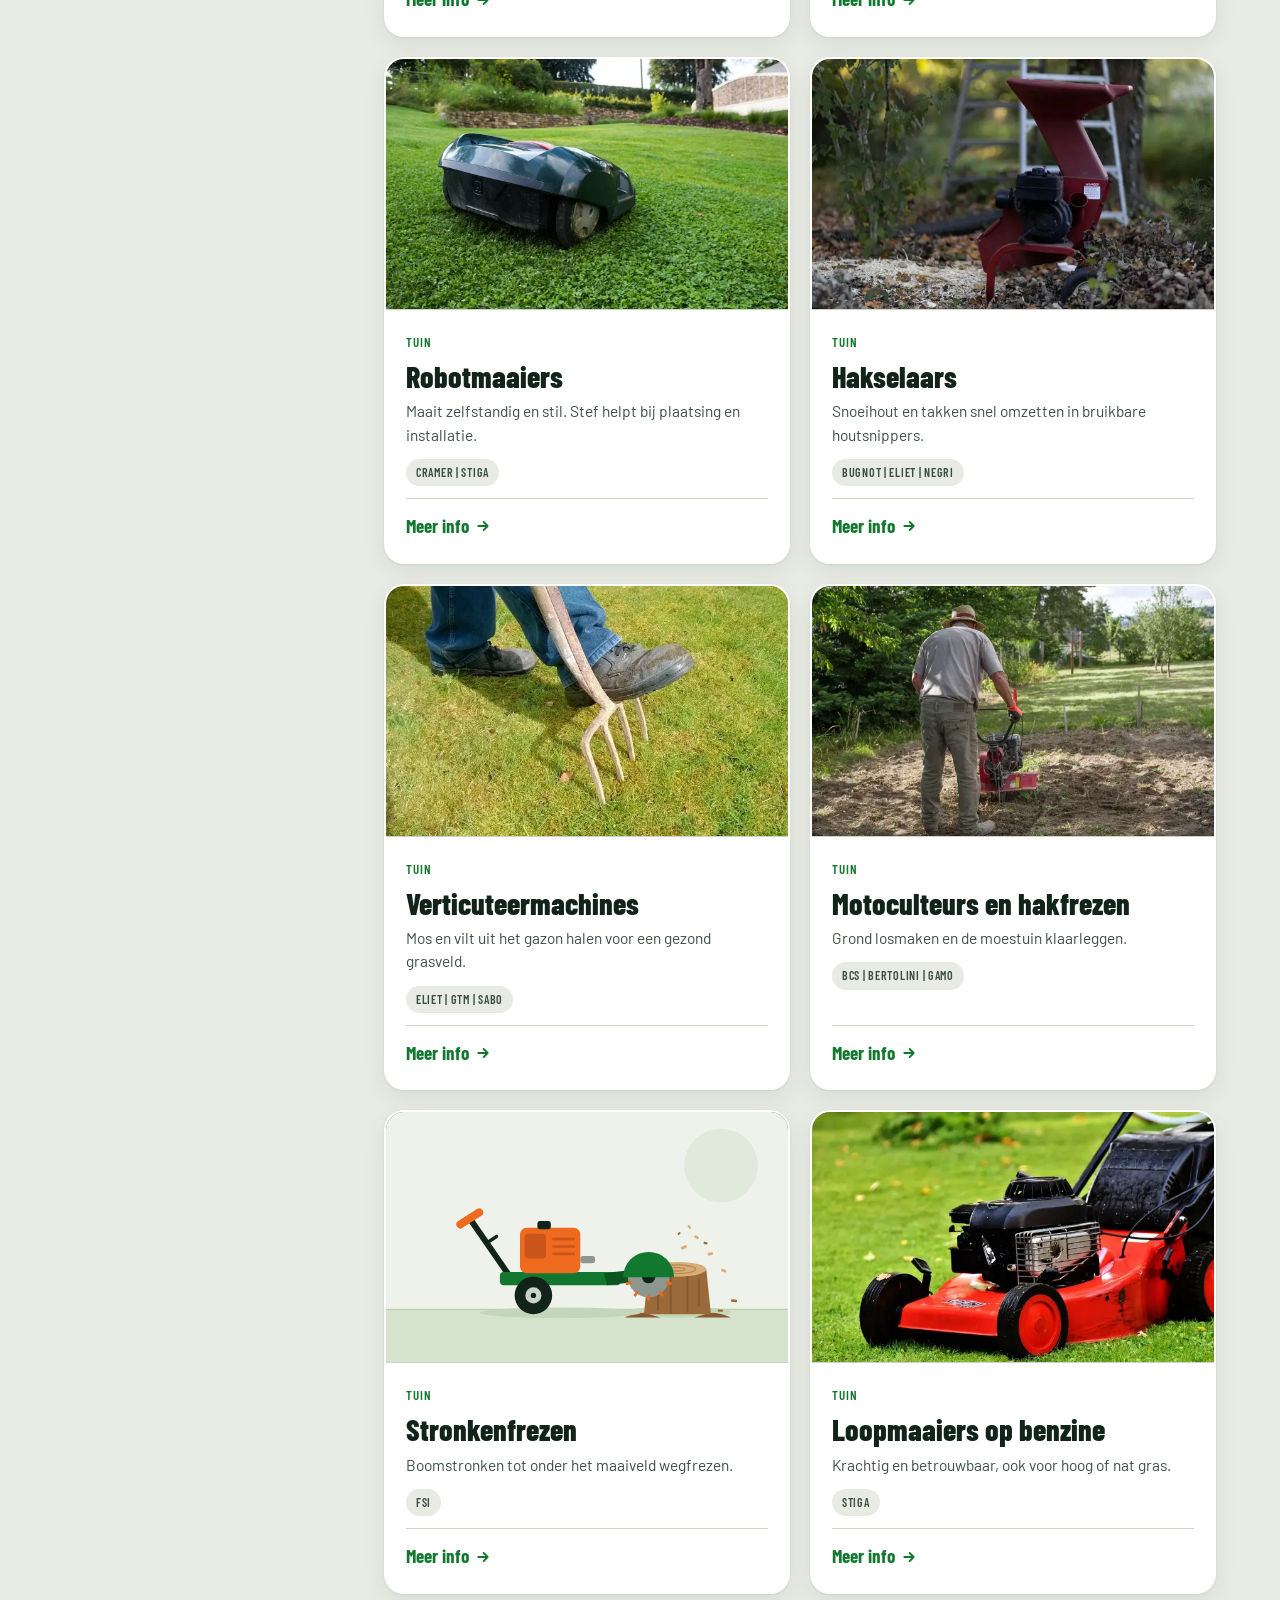
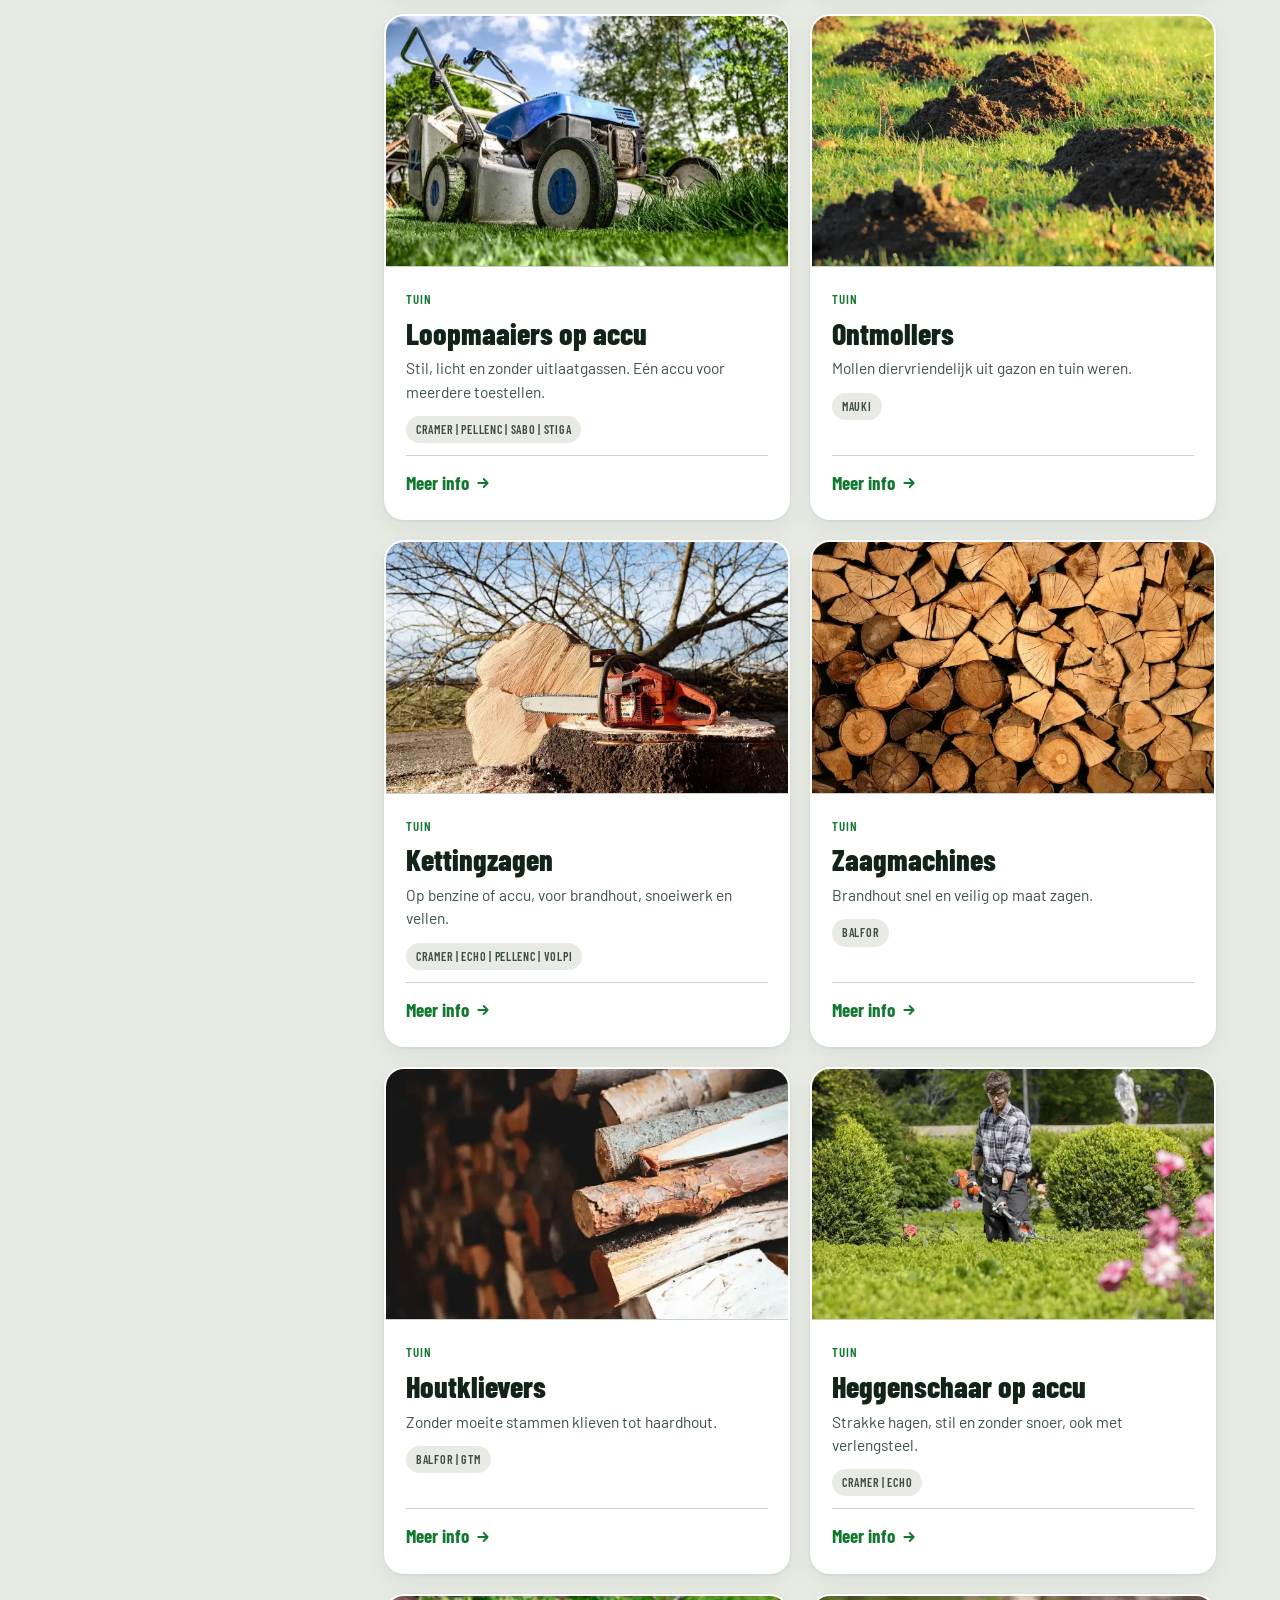
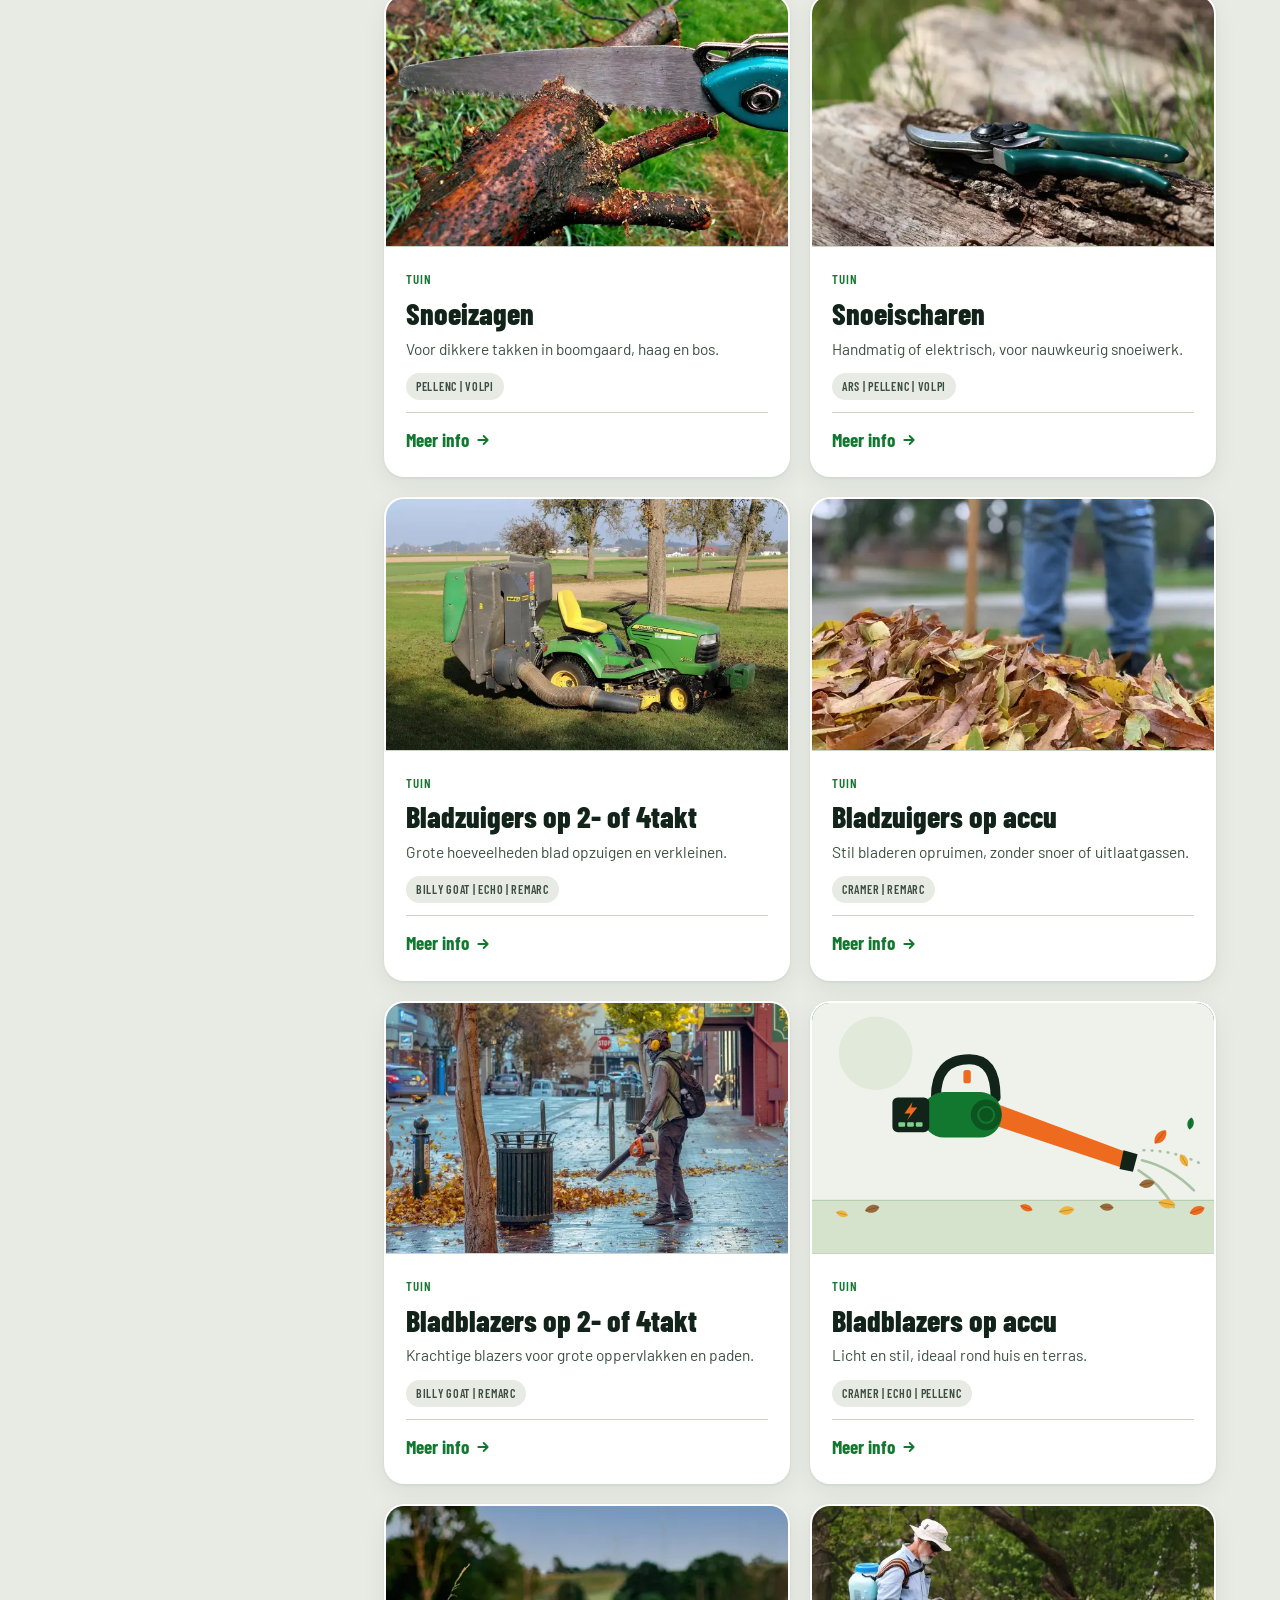
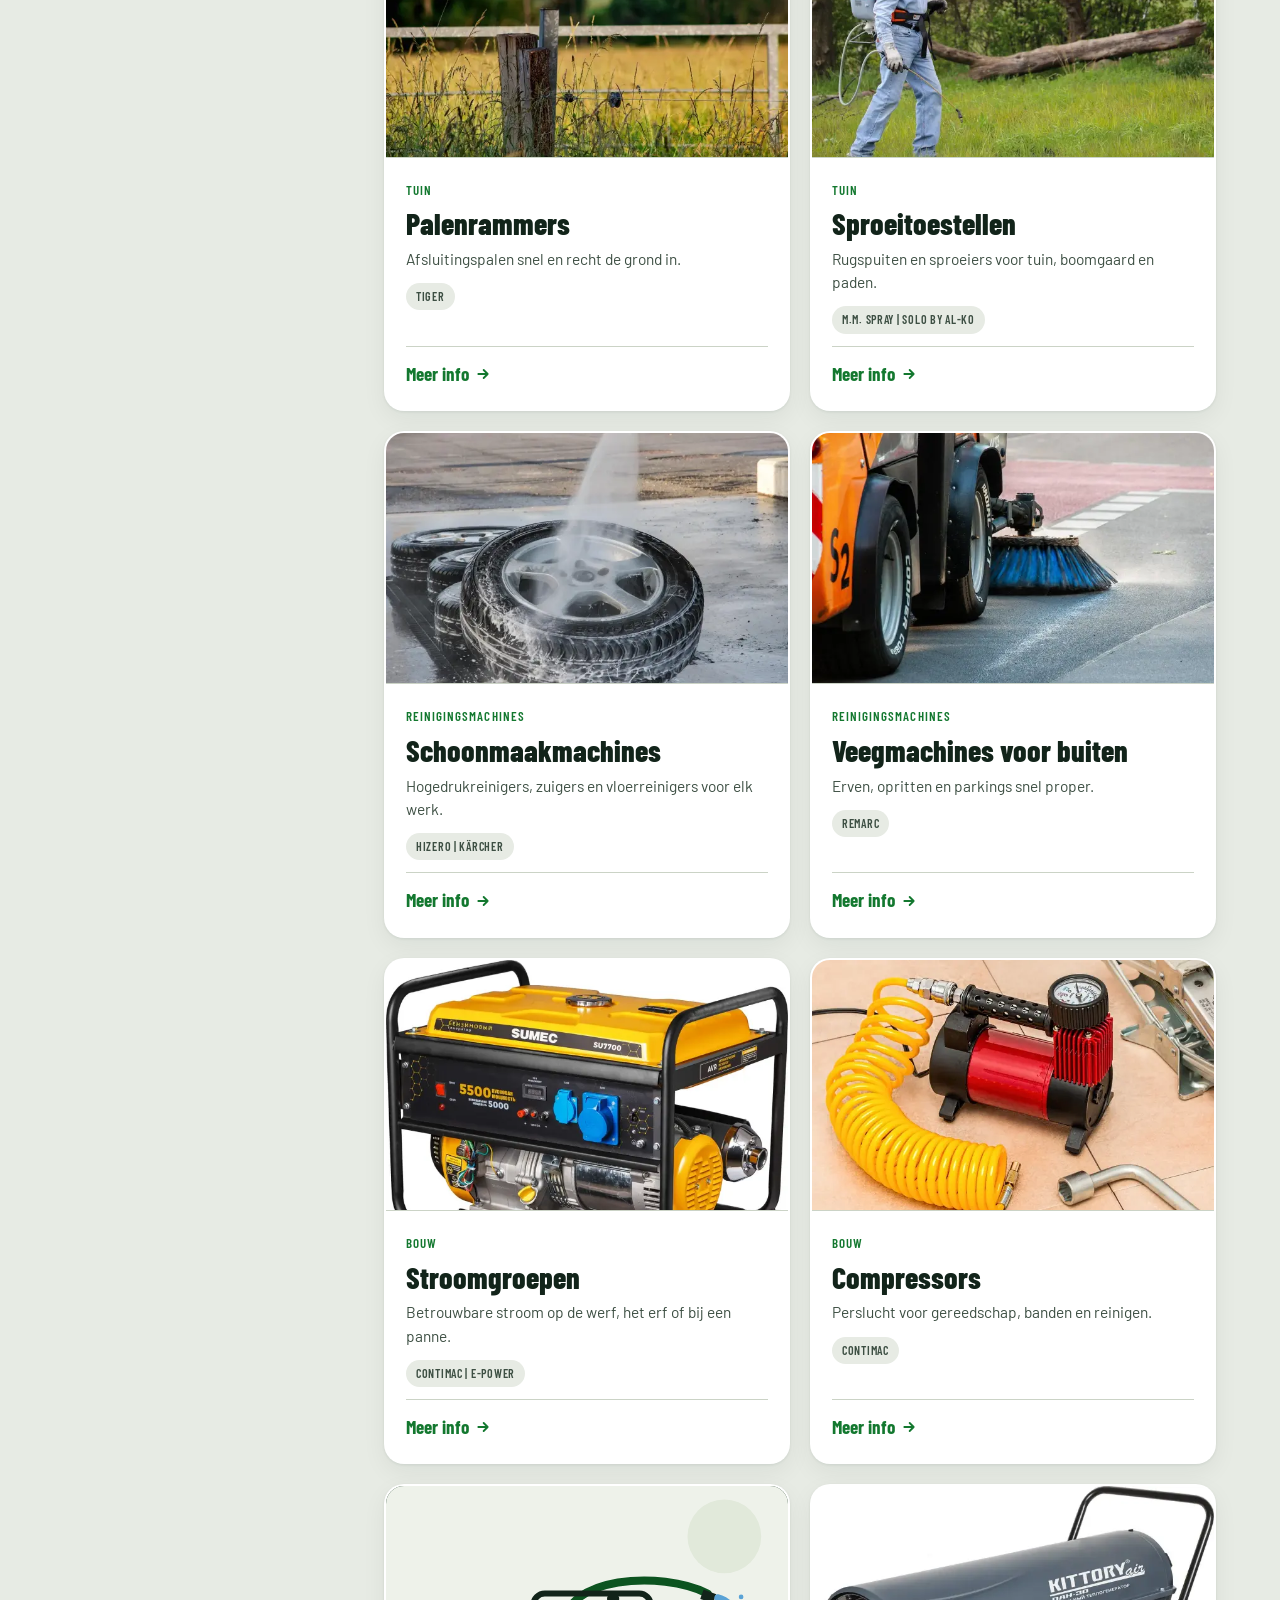
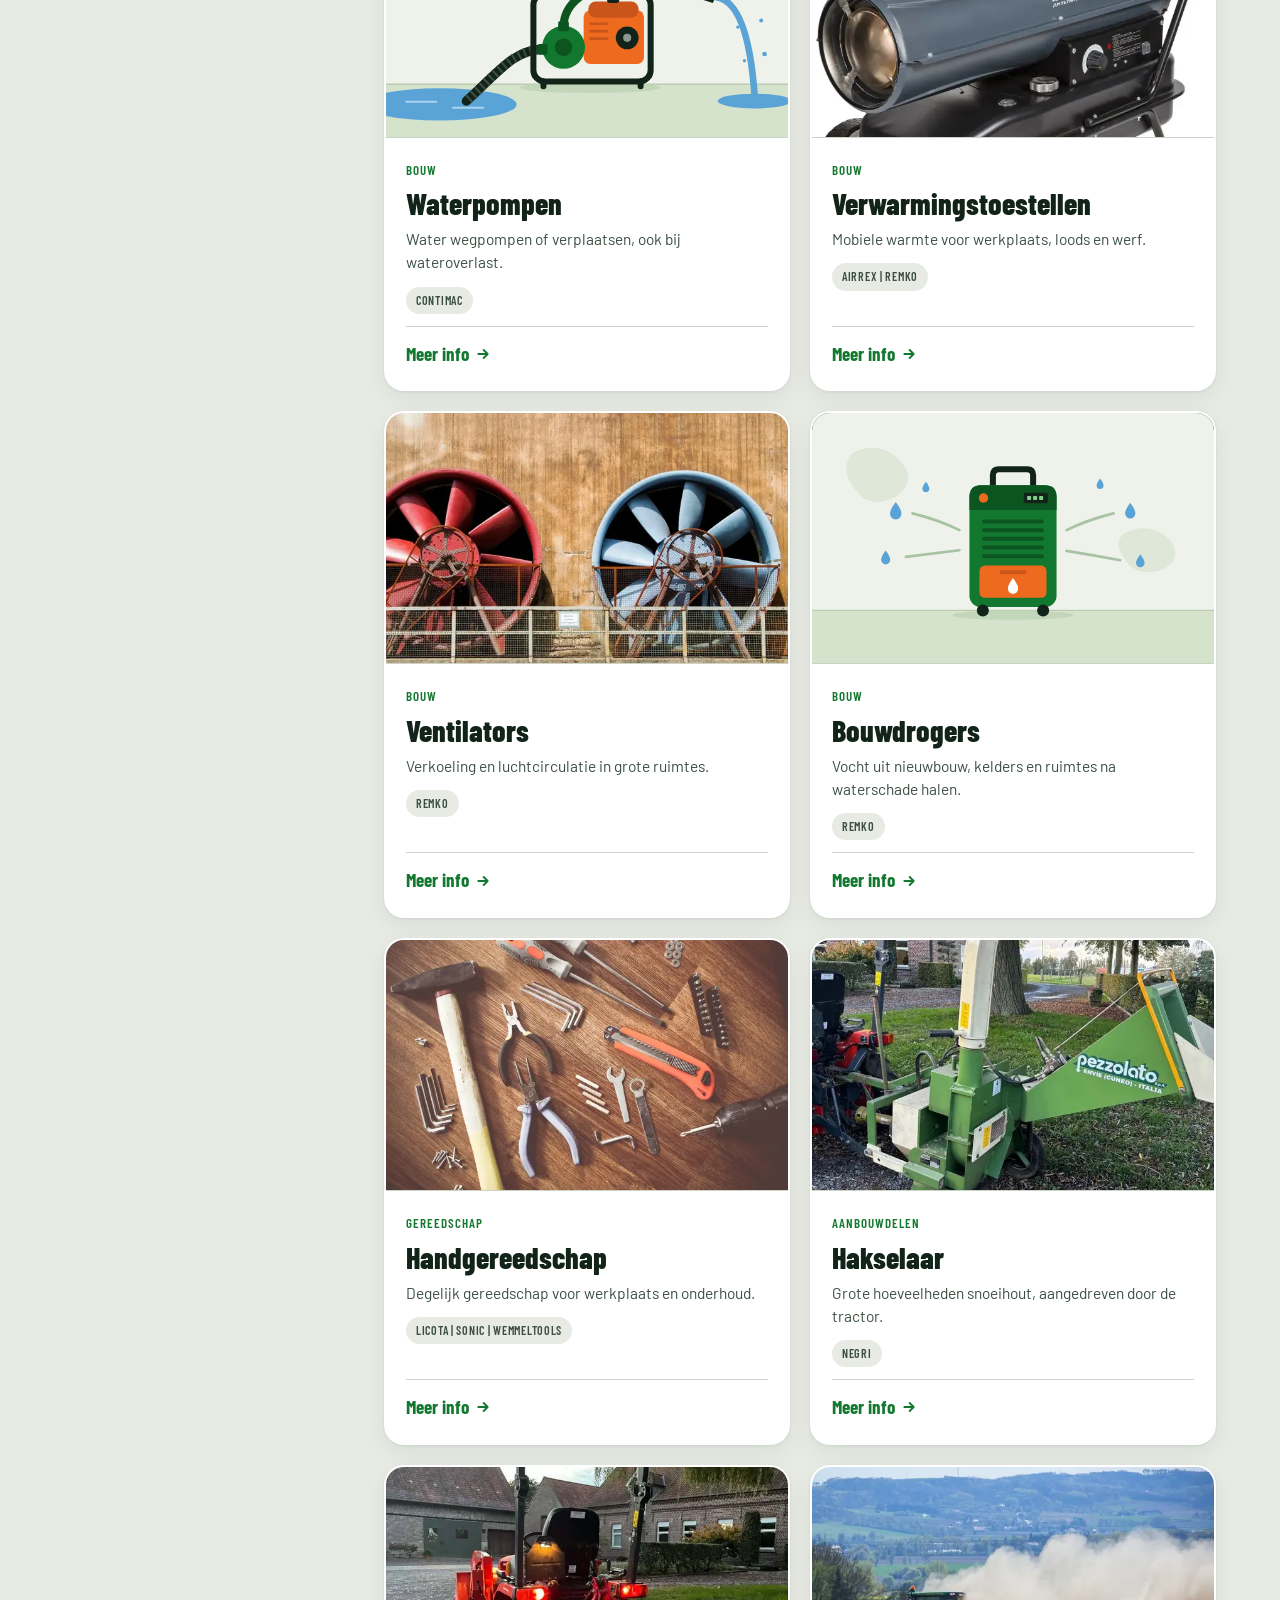
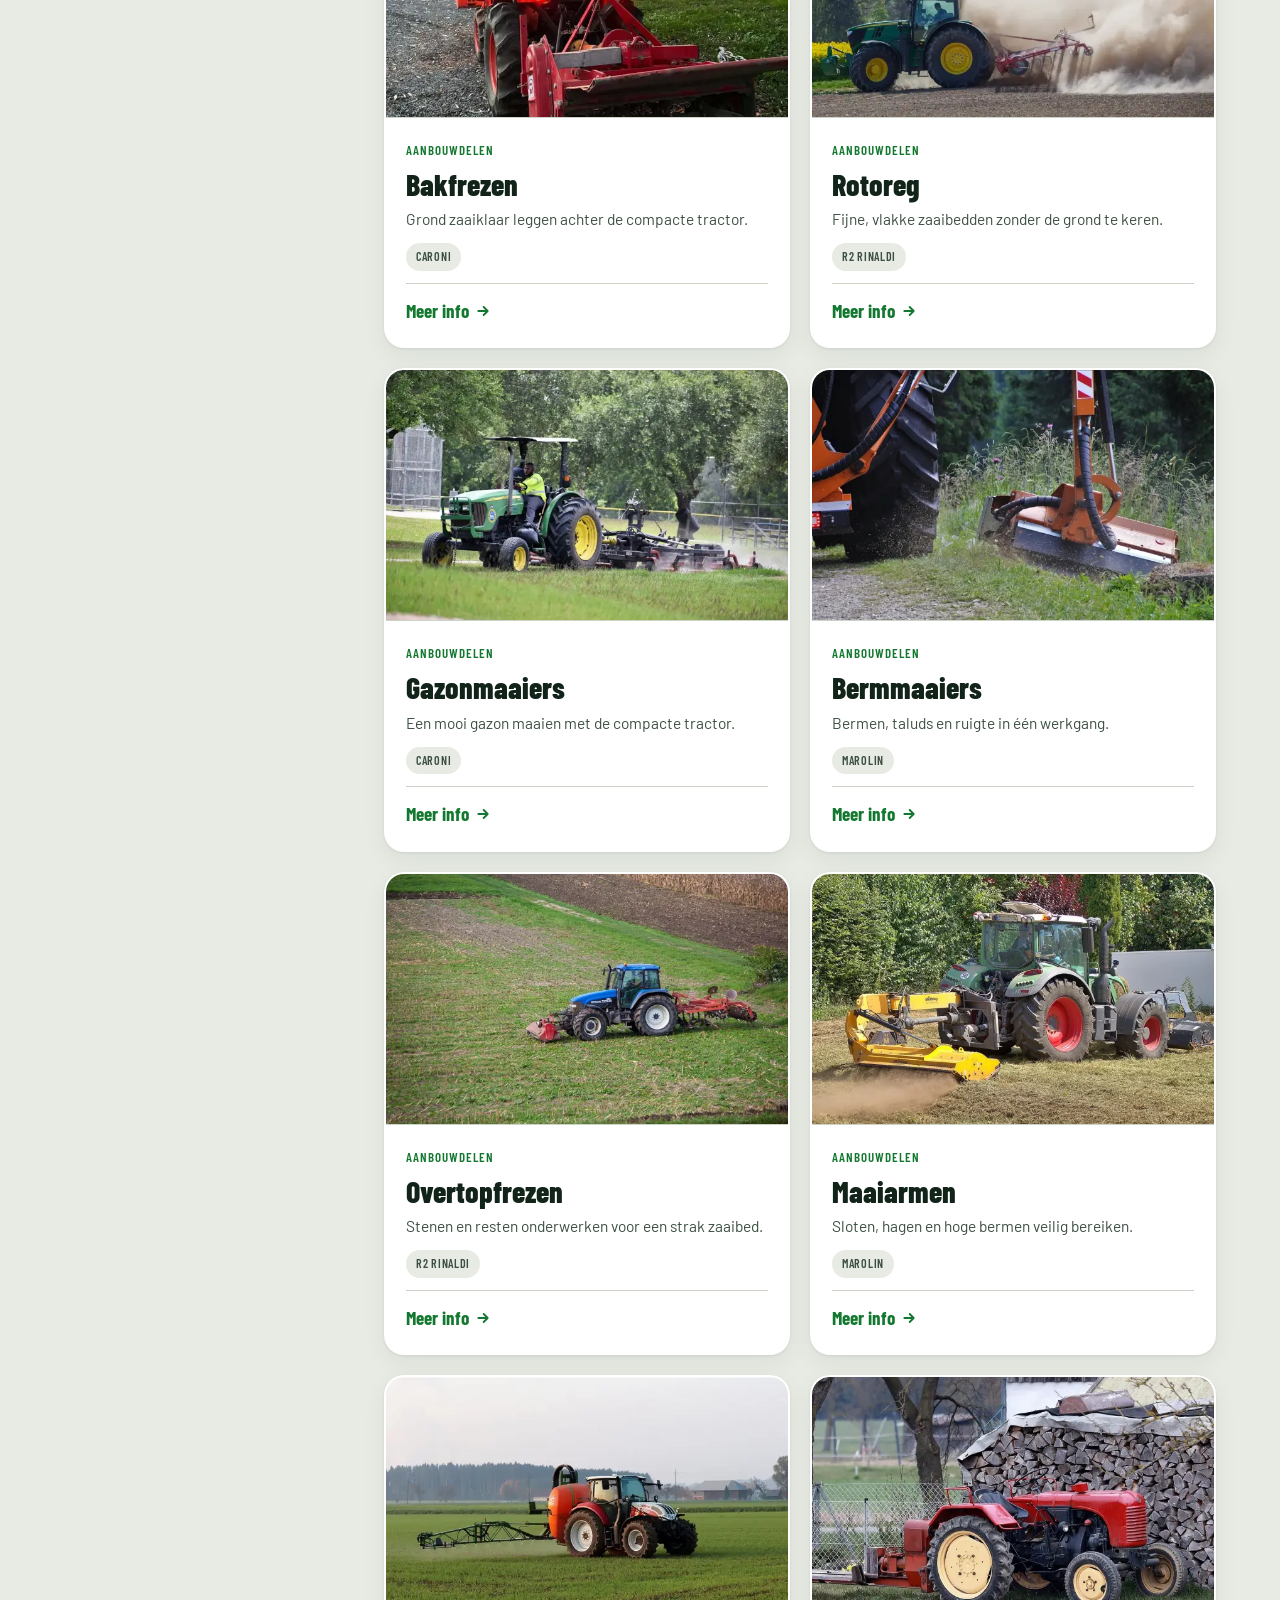
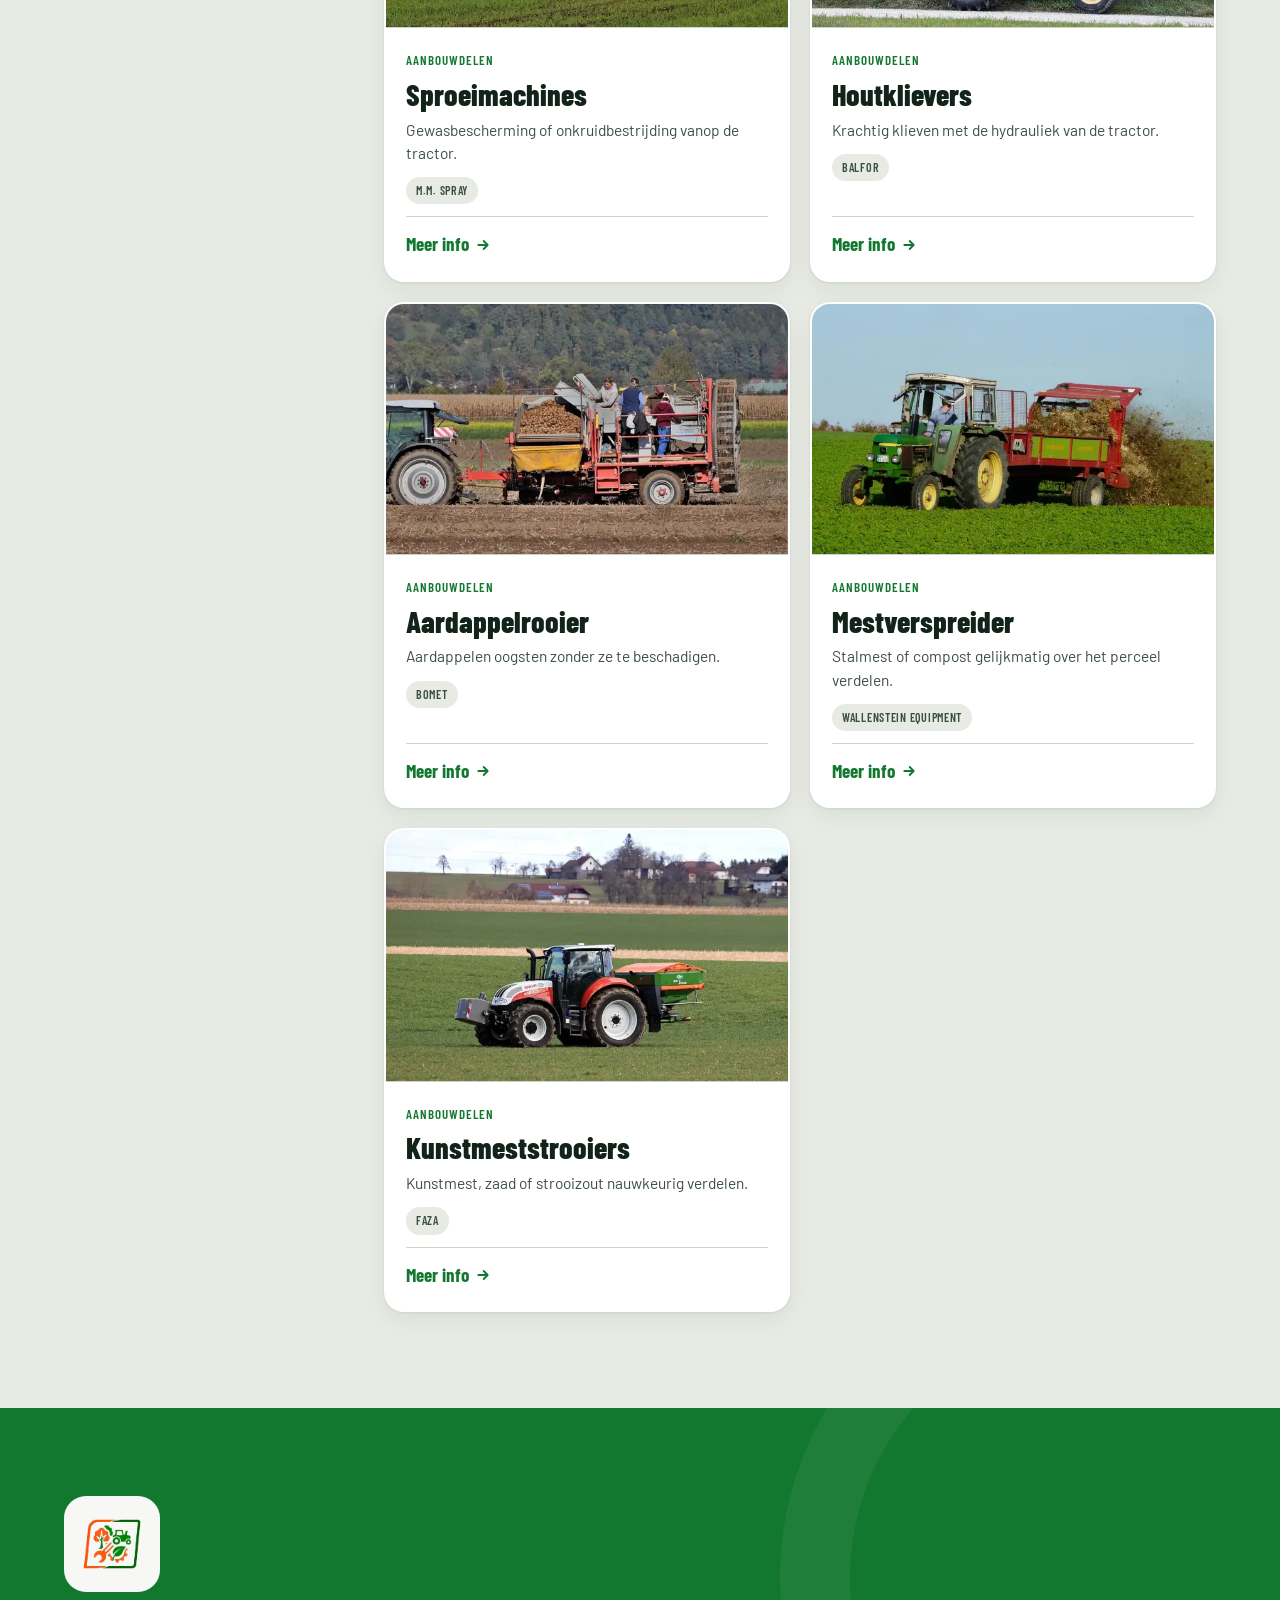
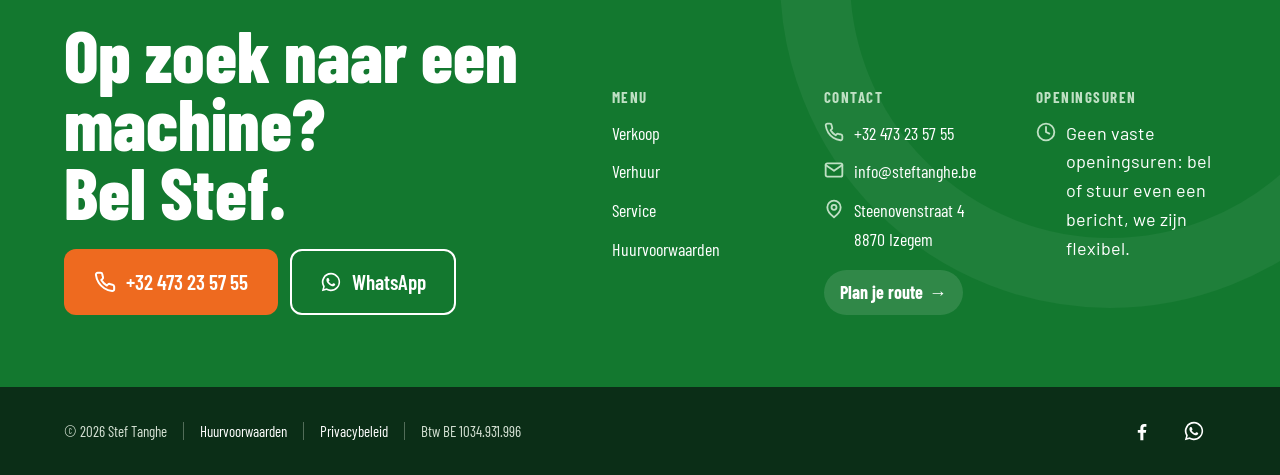
<file: verkoop-detail.html>
<!doctype html>
<html lang="nl-BE">
<head>
<meta charset="utf-8">
<meta name="viewport" content="width=device-width, initial-scale=1">
<title>Verkoop – Stef Tanghe</title>
<meta name="description" data-key="meta.verkoop.desc" content="Tuin- en reinigingsmachines kopen bij Stef Tanghe in Izegem: maaiers, robotmaaiers, hakselaars, kettingzagen, hogedrukreinigers en aanbouwdelen voor compacte tractoren.">
<meta name="robots" content="noindex, nofollow">
<meta name="theme-color" content="#13782F">
<link rel="icon" type="image/png" sizes="32x32" href="img/favicon-32.png">
<link rel="apple-touch-icon" href="img/apple-touch-icon.png">
<meta property="og:title" content="Verkoop – Stef Tanghe">
<meta property="og:description" content="Tuin- en reinigingsmachines, met advies en service na aankoop.">
<meta property="og:image" content="img/og.jpg">
<link rel="preload" href="fonts/barlow-condensed-latin-800-normal.woff2" as="font" type="font/woff2" crossorigin>
<link rel="stylesheet" href="css/style.css">
</head>
<body>

<header class="balk balk-licht" id="balk">
  <div class="topbalk">
    <div class="wrap topbalk-inner">
      <ul class="topbalk-troeven">
        <li><svg width="16" height="16" viewBox="0 0 24 24" fill="none" stroke="currentColor" stroke-width="3.2" stroke-linecap="round" stroke-linejoin="round" aria-hidden="true"><path d="M5 12.5l4.5 4.5L19 7"/></svg><span data-i18n="usp.werkplaats">Eigen werkplaats in Meulebeke</span></li>
        <li><svg width="16" height="16" viewBox="0 0 24 24" fill="none" stroke="currentColor" stroke-width="3.2" stroke-linecap="round" stroke-linejoin="round" aria-hidden="true"><path d="M5 12.5l4.5 4.5L19 7"/></svg><span data-i18n="usp.merken">Herstelling van alle merken</span></li>
        <li><svg width="16" height="16" viewBox="0 0 24 24" fill="none" stroke="currentColor" stroke-width="3.2" stroke-linecap="round" stroke-linejoin="round" aria-hidden="true"><path d="M5 12.5l4.5 4.5L19 7"/></svg><span data-i18n="usp.advies">Persoonlijk advies van Stef</span></li>
      </ul>
      <div class="topbalk-contact" aria-label="Contactgegevens" data-i18n-attr="aria-label:tb.label" role="group">
        <span class="topbalk-uren"><svg width="16" height="16" viewBox="0 0 24 24" fill="none" stroke="currentColor" stroke-width="2.4" stroke-linecap="round" aria-hidden="true"><circle cx="12" cy="12" r="10"/><path d="M12 6v6l4 2"/></svg><span data-i18n="tb.uren">Op afspraak: bel of stuur een bericht</span></span>
        <a href="mailto:info@steftanghe.be"><svg width="17" height="17" viewBox="0 0 24 24" fill="none" stroke="currentColor" stroke-width="2.2" stroke-linecap="round" stroke-linejoin="round" aria-hidden="true"><rect x="2" y="4" width="20" height="16" rx="2"/><path d="M22 6l-10 7L2 6"/></svg>info@steftanghe.be</a>
        <a href="tel:+32473235755"><svg width="17" height="17" viewBox="0 0 24 24" fill="none" stroke="currentColor" stroke-width="2.2" stroke-linecap="round" stroke-linejoin="round" aria-hidden="true"><path d="M22 16.9v3a2 2 0 0 1-2.2 2 19.8 19.8 0 0 1-8.6-3.1 19.5 19.5 0 0 1-6-6A19.8 19.8 0 0 1 2.1 4.2 2 2 0 0 1 4.1 2h3a2 2 0 0 1 2 1.7c.1 1 .4 1.9.7 2.8a2 2 0 0 1-.5 2.1L8 9.9a16 16 0 0 0 6 6l1.3-1.3a2 2 0 0 1 2.1-.4c.9.3 1.8.6 2.8.7a2 2 0 0 1 1.7 2z"/></svg>+32 473 23 57 55</a>
      </div>
    </div>
  </div>
  <div class="wrap balk-inner">
    <a href="./" class="balk-logo" data-intern><img src="img/logo.png" width="700" height="199" alt="Stef Tanghe, land- en tuinbouwmachines" data-i18n-attr="alt:alt.logo"></a>
    <div class="balk-rechts">
      <nav class="menu" id="menu" aria-label="Hoofdmenu">
        <button class="menu-sluit" type="button" aria-label="Menu sluiten" data-i18n-attr="aria-label:menu.sluiten">
          <svg width="28" height="28" viewBox="0 0 24 24" fill="none" stroke="currentColor" stroke-width="2.5" stroke-linecap="round" aria-hidden="true"><path d="M6 6l12 12M18 6L6 18"/></svg>
        </button>
        <a href="verkoop.html" data-intern aria-current="page" data-i18n="nav.verkoop">Verkoop</a>
        <a href="verhuur.html" data-intern data-i18n="nav.verhuur">Verhuur</a>
        <a href="service.html" data-intern data-i18n="nav.service">Service</a>
        <a href="#contact" data-i18n="nav.contact">Contact</a>
        <div class="menu-sociaal">
          <a href="https://www.facebook.com/profile.php?id=61595489034285" target="_blank" rel="noopener" aria-label="Facebook">
            <svg width="28" height="28" viewBox="0 0 24 24" fill="currentColor" aria-hidden="true"><path d="M13.5 22v-8h2.7l.4-3.2h-3.1V8.8c0-.9.3-1.5 1.6-1.5h1.7V4.4c-.3 0-1.3-.1-2.5-.1-2.5 0-4.1 1.5-4.1 4.2v2.3H7.4V14h2.8v8h3.3z"/></svg>
          </a>
          <a href="https://wa.me/32473235755" target="_blank" rel="noopener" aria-label="WhatsApp">
            <svg width="28" height="28" viewBox="0 0 24 24" fill="currentColor" aria-hidden="true"><path d="M12 2a10 10 0 0 0-8.6 15.1L2 22l5-1.3A10 10 0 1 0 12 2zm0 18.2c-1.5 0-3-.4-4.2-1.2l-.3-.2-3 .8.8-2.9-.2-.3A8.2 8.2 0 1 1 12 20.2zm4.5-6.1c-.2-.1-1.5-.7-1.7-.8-.2-.1-.4-.1-.6.1l-.8 1c-.1.2-.3.2-.5.1a6.7 6.7 0 0 1-3.3-2.9c-.3-.4.2-.4.7-1.3.1-.2 0-.3 0-.4l-.8-1.8c-.2-.5-.4-.4-.6-.4h-.5c-.2 0-.4.1-.6.3-.2.2-.8.8-.8 2s.8 2.3.9 2.5c.1.2 1.6 2.5 4 3.5 1.5.6 2 .7 2.8.6.4-.1 1.5-.6 1.7-1.2.2-.6.2-1.1.1-1.2l-.4-.2z"/></svg>
          </a>
        </div>
      </nav>
      <div class="menu-achtergrond" aria-hidden="true"></div>
      <div class="taalkiezer" id="taalkiezer">
        <button class="taal-knop" type="button" aria-expanded="false" aria-controls="taal-lijst" aria-label="Taal kiezen"></button>
        <div class="taal-lijst" id="taal-lijst"></div>
      </div>
      <button class="hamburger" type="button" aria-expanded="false" aria-controls="menu" aria-label="Menu openen" data-i18n-attr="aria-label:menu.open">
        <svg width="24" height="24" viewBox="0 0 24 24" fill="none" stroke="currentColor" stroke-width="2.5" stroke-linecap="round" aria-hidden="true"><path d="M4 7h16M4 12h16M4 17h16"/></svg>
      </button>
    </div>
  </div>
</header>

<main>
  <section class="pagina-kop detail-kop">
    <div class="wrap">
      <nav class="kruimel" aria-label="Kruimelpad" id="kruimel"></nav>
      <h1 id="d-titel">Verkoop</h1>
    </div>
  </section>

  <section class="wrap detail" style="padding-top: 40px; padding-bottom: 96px">
    <div class="detail-beeld" id="d-beeld"></div>
    <div class="detail-grid">
      <div class="detail-tekst">
        <p class="detail-intro" id="d-tekst"></p>
        <div class="detail-merken">
          <h2 data-i18n="vd.merken">Merken</h2>
          <p id="d-merken"></p>
        </div>
        <h2 id="d-h-advies"></h2>
        <p data-i18n="vd.advies">Elke tuin en elk werk is anders. Stef bekijkt samen met jou welk model past bij je oppervlakte, terrein en gebruik, en laat je waar mogelijk eerst proberen.</p>
        <h2 data-i18n="vd.h.service">Onderhoud en herstellingen</h2>
        <p data-i18n="vd.service">Na aankoop blijf je welkom in onze werkplaats voor onderhoud en herstellingen. We hebben steeds een ruime voorraad wisselstukken, ook voor andere merken zoals Honda en Husqvarna.</p>
        <h2 id="d-h-regio"></h2>
        <p data-i18n="vd.regio">Je vindt ons in Izegem, vlak bij Meulebeke, Ingelmunster, Lendelede, Emelgem en Kachtem. Geen vaste openingsuren: bel of stuur even een bericht en we spreken af.</p>
        <p><a class="terug" href="verkoop.html" data-intern data-i18n="vd.terug">Naar overzicht verkoop</a></p>
      </div>
      <aside class="offerte" aria-labelledby="offerte-titel">
        <h2 id="offerte-titel" data-i18n="vd.offerte">Vraag offerte aan</h2>
        <form id="offerteform">
          <label for="o-naam" data-i18n="vd.naam">Naam</label>
          <input id="o-naam" name="naam" autocomplete="name" required>
          <label for="o-tel" data-i18n="vd.tel">Telefoon</label>
          <input id="o-tel" name="tel" type="tel" autocomplete="tel">
          <label for="o-merk" data-i18n="vd.merk">Merk (optioneel)</label>
          <select id="o-merk" name="merk"></select>
          <label for="o-bericht" data-i18n="vd.bericht">Bericht</label>
          <textarea id="o-bericht" name="bericht" rows="4"></textarea>
          <button type="submit" class="btn btn-groen" data-i18n="vd.verstuur">Verstuur via WhatsApp</button>
        </form>
        <div class="alt-links">
          <a href="tel:+32473235755" data-i18n="nav.bel">Bel 0473 23 57 55</a>
          <a id="o-mail" href="mailto:info@steftanghe.be" data-i18n="v.mail">Mail je aanvraag</a>
        </div>
        <button type="button" class="deel-knop" id="deel"><svg width="20" height="20" viewBox="0 0 24 24" fill="none" stroke="currentColor" stroke-width="2.2" stroke-linecap="round" stroke-linejoin="round" aria-hidden="true"><circle cx="18" cy="5" r="3"/><circle cx="6" cy="12" r="3"/><circle cx="18" cy="19" r="3"/><path d="M8.6 13.5l6.8 4M15.4 6.5l-6.8 4"/></svg><span data-i18n="vd.deel">Deel deze machine</span></button>
      </aside>
    </div>
  </section>

  <section class="verwant-sectie">
    <div class="wrap">
      <h2 class="sectie-titel" id="verwant-titel"></h2>
      <div class="producten verwant" id="verwant"></div>
    </div>
  </section>
</main>

<footer class="contact" id="contact">
  <div class="wrap contact-inner">
    <div class="contact-cta">
      <img src="img/logo-vierkant.png" alt="" width="96" height="96" class="contact-logo" loading="lazy">
      <h2 data-i18n-html="contact.verkoop"></h2>
      <div class="knoppen">
        <a href="tel:+32473235755" class="btn btn-oranje btn-groot"><svg width="22" height="22" viewBox="0 0 24 24" fill="none" stroke="currentColor" stroke-width="2.2" stroke-linecap="round" stroke-linejoin="round" aria-hidden="true"><path d="M22 16.9v3a2 2 0 0 1-2.2 2 19.8 19.8 0 0 1-8.6-3.1 19.5 19.5 0 0 1-6-6A19.8 19.8 0 0 1 2.1 4.2 2 2 0 0 1 4.1 2h3a2 2 0 0 1 2 1.7c.1 1 .4 1.9.7 2.8a2 2 0 0 1-.5 2.1L8 9.9a16 16 0 0 0 6 6l1.3-1.3a2 2 0 0 1 2.1-.4c.9.3 1.8.6 2.8.7a2 2 0 0 1 1.7 2z"/></svg> +32 473 23 57 55</a>
        <a href="https://wa.me/32473235755" target="_blank" rel="noopener" class="btn btn-rand-wit btn-groot"><svg width="22" height="22" viewBox="0 0 24 24" fill="currentColor" aria-hidden="true"><path d="M12 2a10 10 0 0 0-8.6 15.1L2 22l5-1.3A10 10 0 1 0 12 2zm0 18.2c-1.5 0-3-.4-4.2-1.2l-.3-.2-3 .8.8-2.9-.2-.3A8.2 8.2 0 1 1 12 20.2zm4.5-6.1c-.2-.1-1.5-.7-1.7-.8-.2-.1-.4-.1-.6.1l-.8 1c-.1.2-.3.2-.5.1a6.7 6.7 0 0 1-3.3-2.9c-.3-.4.2-.4.7-1.3.1-.2 0-.3 0-.4l-.8-1.8c-.2-.5-.4-.4-.6-.4h-.5c-.2 0-.4.1-.6.3-.2.2-.8.8-.8 2s.8 2.3.9 2.5c.1.2 1.6 2.5 4 3.5 1.5.6 2 .7 2.8.6.4-.1 1.5-.6 1.7-1.2.2-.6.2-1.1.1-1.2l-.4-.2z"/></svg> WhatsApp</a>
      </div>
    </div>
    <div class="contact-kolommen">
      <div>
        <h3 data-i18n="f.menu">Menu</h3>
        <ul>
          <li><a href="verkoop.html" data-intern data-i18n="nav.verkoop">Verkoop</a></li>
          <li><a href="verhuur.html" data-intern data-i18n="nav.verhuur">Verhuur</a></li>
          <li><a href="service.html" data-intern data-i18n="nav.service">Service</a></li>
          <li><a href="voorwaarden.html" data-intern data-i18n="voet.voorwaarden">Huurvoorwaarden</a></li>
        </ul>
      </div>
      <div>
        <h3 data-i18n="nav.contact">Contact</h3>
        <ul class="met-icoon">
          <li><svg width="22" height="22" viewBox="0 0 24 24" fill="none" stroke="currentColor" stroke-width="2.2" stroke-linecap="round" stroke-linejoin="round" aria-hidden="true"><path d="M22 16.9v3a2 2 0 0 1-2.2 2 19.8 19.8 0 0 1-8.6-3.1 19.5 19.5 0 0 1-6-6A19.8 19.8 0 0 1 2.1 4.2 2 2 0 0 1 4.1 2h3a2 2 0 0 1 2 1.7c.1 1 .4 1.9.7 2.8a2 2 0 0 1-.5 2.1L8 9.9a16 16 0 0 0 6 6l1.3-1.3a2 2 0 0 1 2.1-.4c.9.3 1.8.6 2.8.7a2 2 0 0 1 1.7 2z"/></svg><a href="tel:+32473235755">+32 473 23 57 55</a></li>
          <li><svg width="20" height="20" viewBox="0 0 24 24" fill="none" stroke="currentColor" stroke-width="2.2" stroke-linecap="round" stroke-linejoin="round" aria-hidden="true"><rect x="2" y="4" width="20" height="16" rx="2"/><path d="M22 6l-10 7L2 6"/></svg><a href="mailto:info@steftanghe.be">info@steftanghe.be</a></li>
          <li><svg width="22" height="22" viewBox="0 0 24 24" fill="none" stroke="currentColor" stroke-width="2.2" stroke-linecap="round" stroke-linejoin="round" aria-hidden="true"><path d="M20 10c0 6-8 12-8 12s-8-6-8-12a8 8 0 0 1 16 0z"/><circle cx="12" cy="10" r="3"/></svg><span>Steenovenstraat 4<br>8870 Izegem</span></li>
        </ul>
        <a class="route-link" href="https://www.google.com/maps/dir/?api=1&amp;destination=Steenovenstraat+4+8870+Izegem" target="_blank" rel="noopener"><span data-i18n="f.route">Plan je route</span> <span aria-hidden="true">→</span></a>
      </div>
      <div>
        <h3 data-i18n="f.uren">Openingsuren</h3>
        <p class="met-icoon-p"><svg width="20" height="20" viewBox="0 0 24 24" fill="none" stroke="currentColor" stroke-width="2.2" stroke-linecap="round" aria-hidden="true"><circle cx="12" cy="12" r="10"/><path d="M12 6v6l4 2"/></svg><span data-i18n="contact.uren">Geen vaste openingsuren: bel of stuur even een bericht, we zijn flexibel.</span></p>
      </div>
    </div>
  </div>
</footer>
<div class="voet">
  <div class="wrap voet-inner">
    <div class="voet-links">
      <span>© <span data-jaar>2026</span> Stef Tanghe</span>
      <a href="voorwaarden.html" data-intern data-i18n="voet.voorwaarden">Huurvoorwaarden</a>
      <a href="privacy.html" data-intern data-i18n="voet.privacy">Privacybeleid</a>
      <span>Btw BE 1034.931.996</span>
    </div>
    <div class="voet-sociaal">
      <a href="https://www.facebook.com/profile.php?id=61595489034285" target="_blank" rel="noopener" aria-label="Facebook" data-facebook>
        <svg width="22" height="22" viewBox="0 0 24 24" fill="currentColor" aria-hidden="true"><path d="M13.5 22v-8h2.7l.4-3.2h-3.1V8.8c0-.9.3-1.5 1.6-1.5h1.7V4.4c-.3 0-1.3-.1-2.5-.1-2.5 0-4.1 1.5-4.1 4.2v2.3H7.4V14h2.8v8h3.3z"/></svg>
      </a>
      <a href="https://wa.me/32473235755" target="_blank" rel="noopener" aria-label="WhatsApp">
        <svg width="22" height="22" viewBox="0 0 24 24" fill="currentColor" aria-hidden="true"><path d="M12 2a10 10 0 0 0-8.6 15.1L2 22l5-1.3A10 10 0 1 0 12 2zm0 18.2c-1.5 0-3-.4-4.2-1.2l-.3-.2-3 .8.8-2.9-.2-.3A8.2 8.2 0 1 1 12 20.2zm4.5-6.1c-.2-.1-1.5-.7-1.7-.8-.2-.1-.4-.1-.6.1l-.8 1c-.1.2-.3.2-.5.1a6.7 6.7 0 0 1-3.3-2.9c-.3-.4.2-.4.7-1.3.1-.2 0-.3 0-.4l-.8-1.8c-.2-.5-.4-.4-.6-.4h-.5c-.2 0-.4.1-.6.3-.2.2-.8.8-.8 2s.8 2.3.9 2.5c.1.2 1.6 2.5 4 3.5 1.5.6 2 .7 2.8.6.4-.1 1.5-.6 1.7-1.2.2-.6.2-1.1.1-1.2l-.4-.2z"/></svg>
      </a>
    </div>
  </div>
</div>

<nav class="actiebalk" id="actiebalk" aria-label="Snel contact" data-i18n-attr="aria-label:mb.label">
  <a href="tel:+32473235755"><svg width="22" height="22" viewBox="0 0 24 24" fill="none" stroke="currentColor" stroke-width="2.2" stroke-linecap="round" stroke-linejoin="round" aria-hidden="true"><path d="M22 16.9v3a2 2 0 0 1-2.2 2 19.8 19.8 0 0 1-8.6-3.1 19.5 19.5 0 0 1-6-6A19.8 19.8 0 0 1 2.1 4.2 2 2 0 0 1 4.1 2h3a2 2 0 0 1 2 1.7c.1 1 .4 1.9.7 2.8a2 2 0 0 1-.5 2.1L8 9.9a16 16 0 0 0 6 6l1.3-1.3a2 2 0 0 1 2.1-.4c.9.3 1.8.6 2.8.7a2 2 0 0 1 1.7 2z"/></svg><span data-i18n="vk.bel">Bellen</span></a>
  <a href="https://wa.me/32473235755" target="_blank" rel="noopener"><svg width="22" height="22" viewBox="0 0 24 24" fill="currentColor" aria-hidden="true"><path d="M12 2a10 10 0 0 0-8.6 15.1L2 22l5-1.3A10 10 0 1 0 12 2zm0 18.2c-1.5 0-3-.4-4.2-1.2l-.3-.2-3 .8.8-2.9-.2-.3A8.2 8.2 0 1 1 12 20.2zm4.5-6.1c-.2-.1-1.5-.7-1.7-.8-.2-.1-.4-.1-.6.1l-.8 1c-.1.2-.3.2-.5.1a6.7 6.7 0 0 1-3.3-2.9c-.3-.4.2-.4.7-1.3.1-.2 0-.3 0-.4l-.8-1.8c-.2-.5-.4-.4-.6-.4h-.5c-.2 0-.4.1-.6.3-.2.2-.8.8-.8 2s.8 2.3.9 2.5c.1.2 1.6 2.5 4 3.5 1.5.6 2 .7 2.8.6.4-.1 1.5-.6 1.7-1.2.2-.6.2-1.1.1-1.2l-.4-.2z"/></svg><span>WhatsApp</span></a>
  <a href="https://www.google.com/maps/dir/?api=1&amp;destination=Steenovenstraat+4+8870+Izegem" target="_blank" rel="noopener"><svg width="22" height="22" viewBox="0 0 24 24" fill="none" stroke="currentColor" stroke-width="2.2" stroke-linecap="round" stroke-linejoin="round" aria-hidden="true"><path d="M20 10c0 6-8 12-8 12s-8-6-8-12a8 8 0 0 1 16 0z"/><circle cx="12" cy="10" r="3"/></svg><span data-i18n="mb.route">Route</span></a>
</nav>

<script src="js/i18n.js"></script>
<script src="js/main.js" defer></script>
<script src="js/assortiment.js" defer></script>
<script src="js/verkoop-detail.js" defer></script>
</body>
</html>
</file>
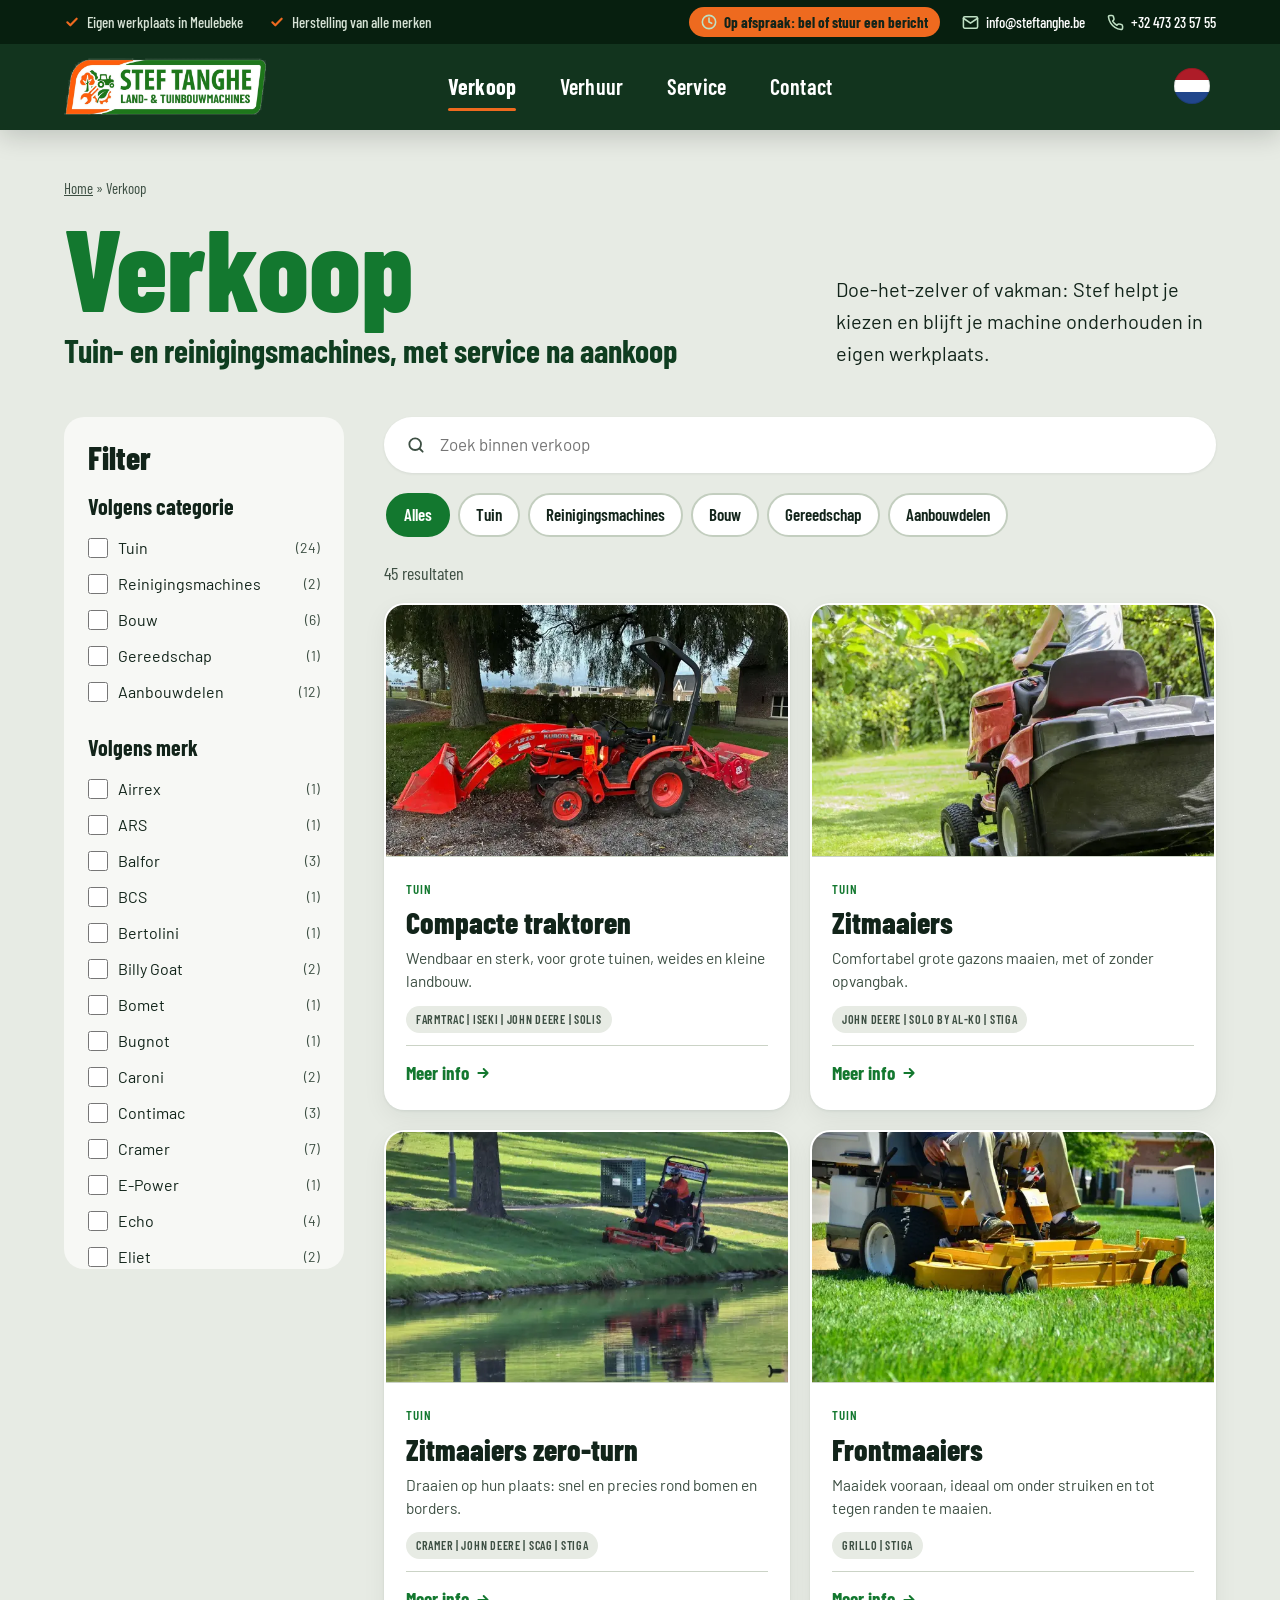
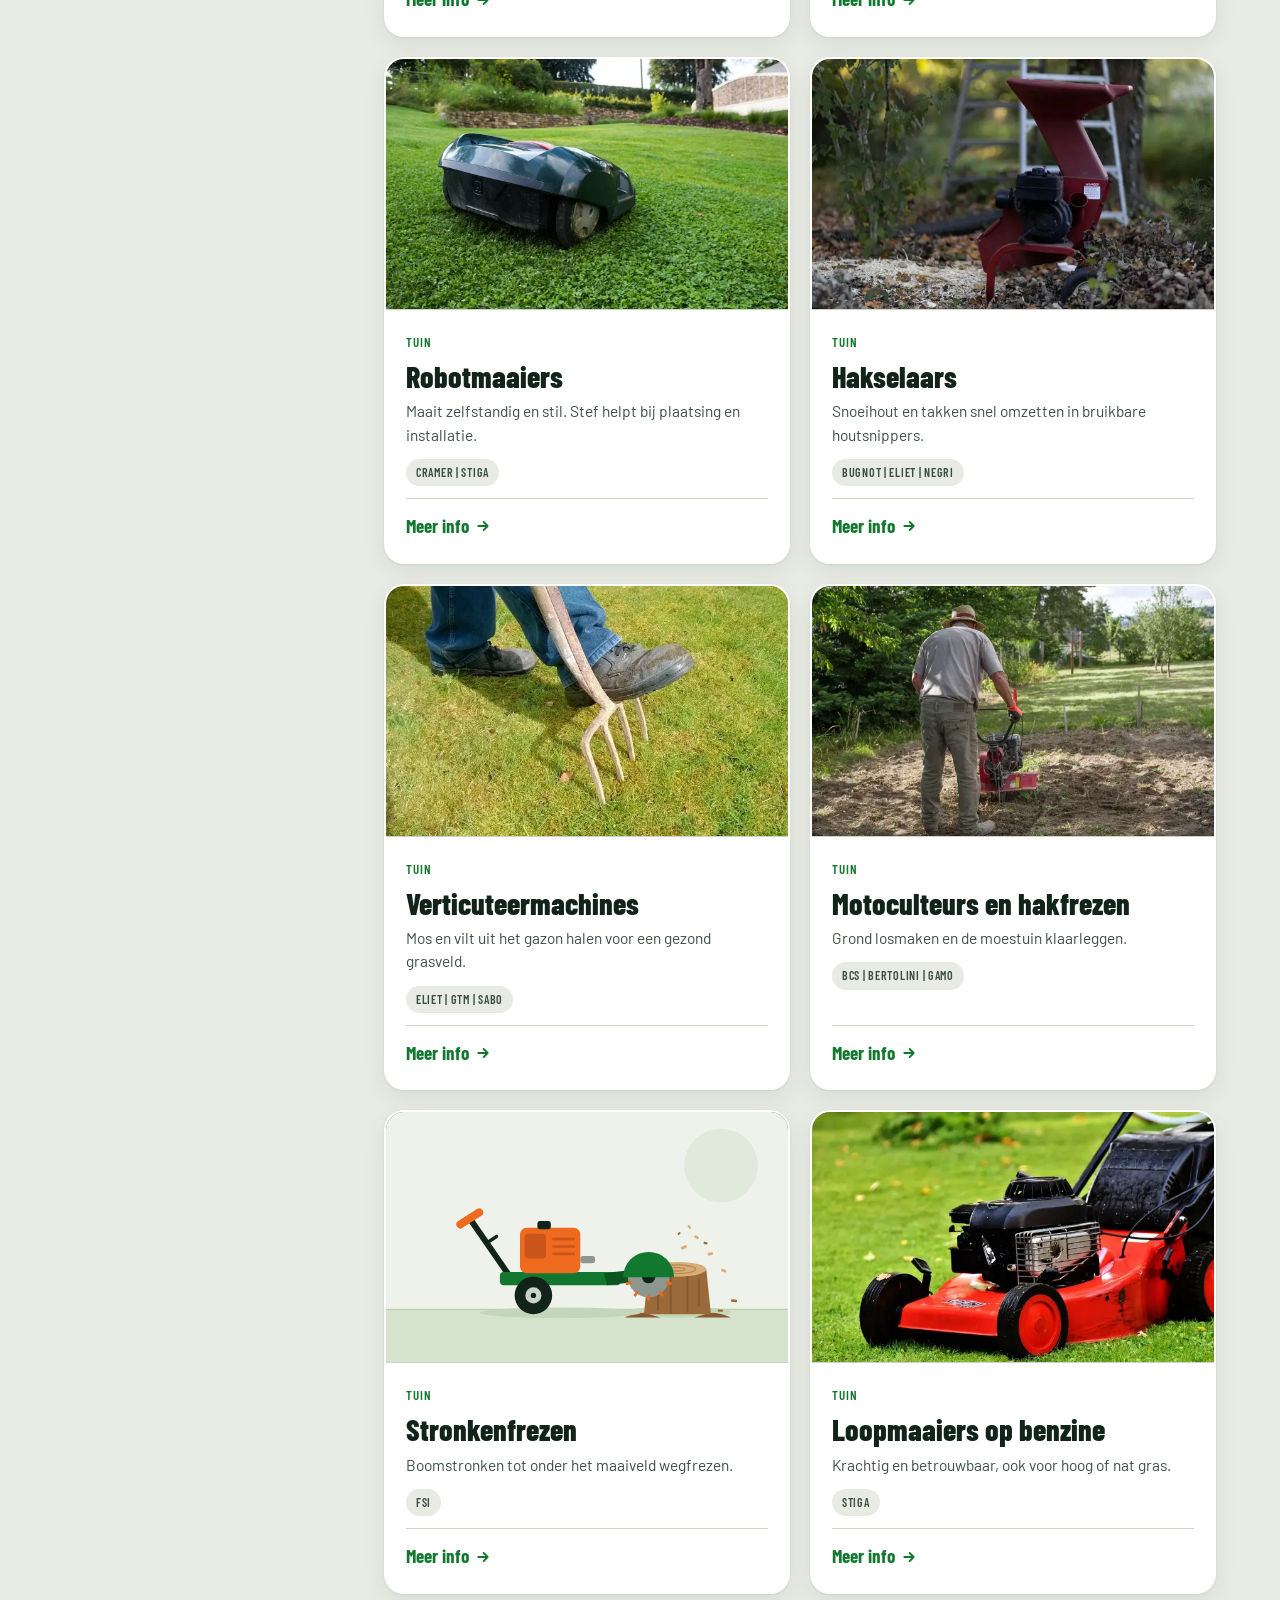
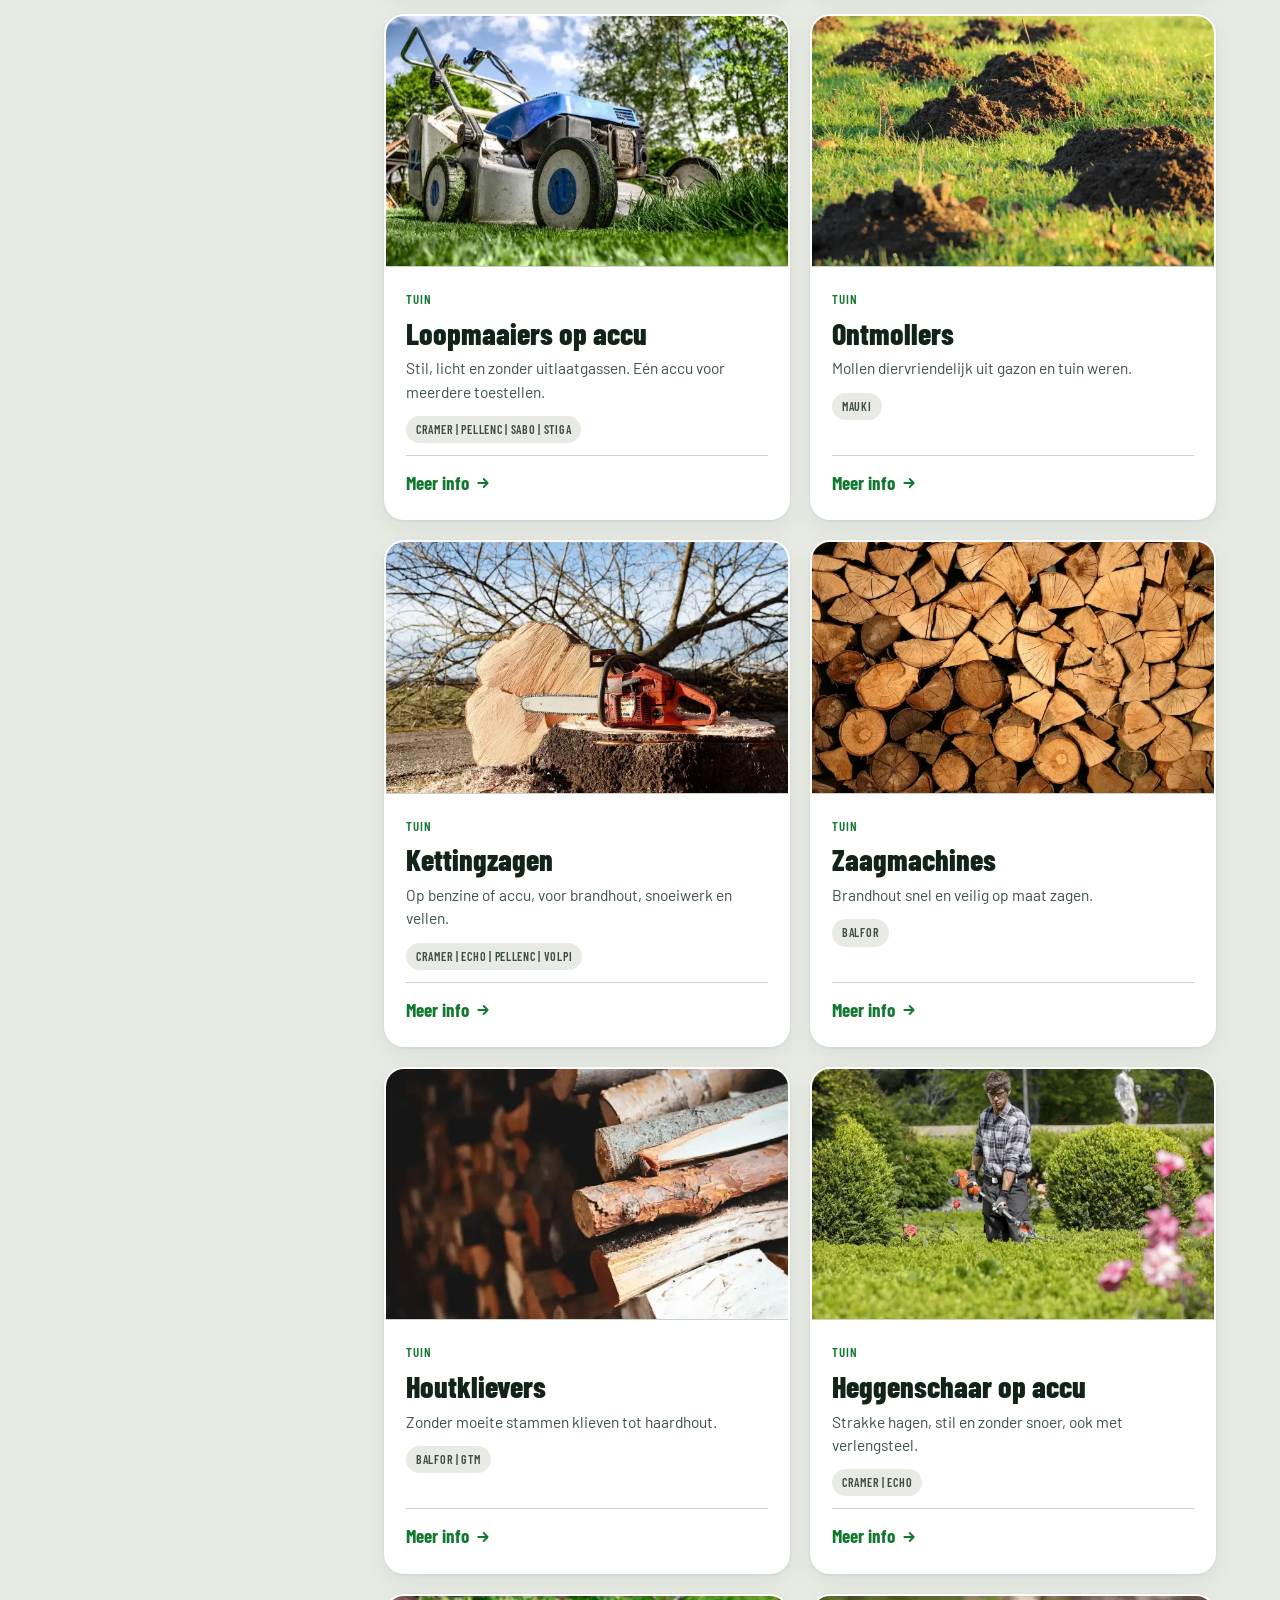
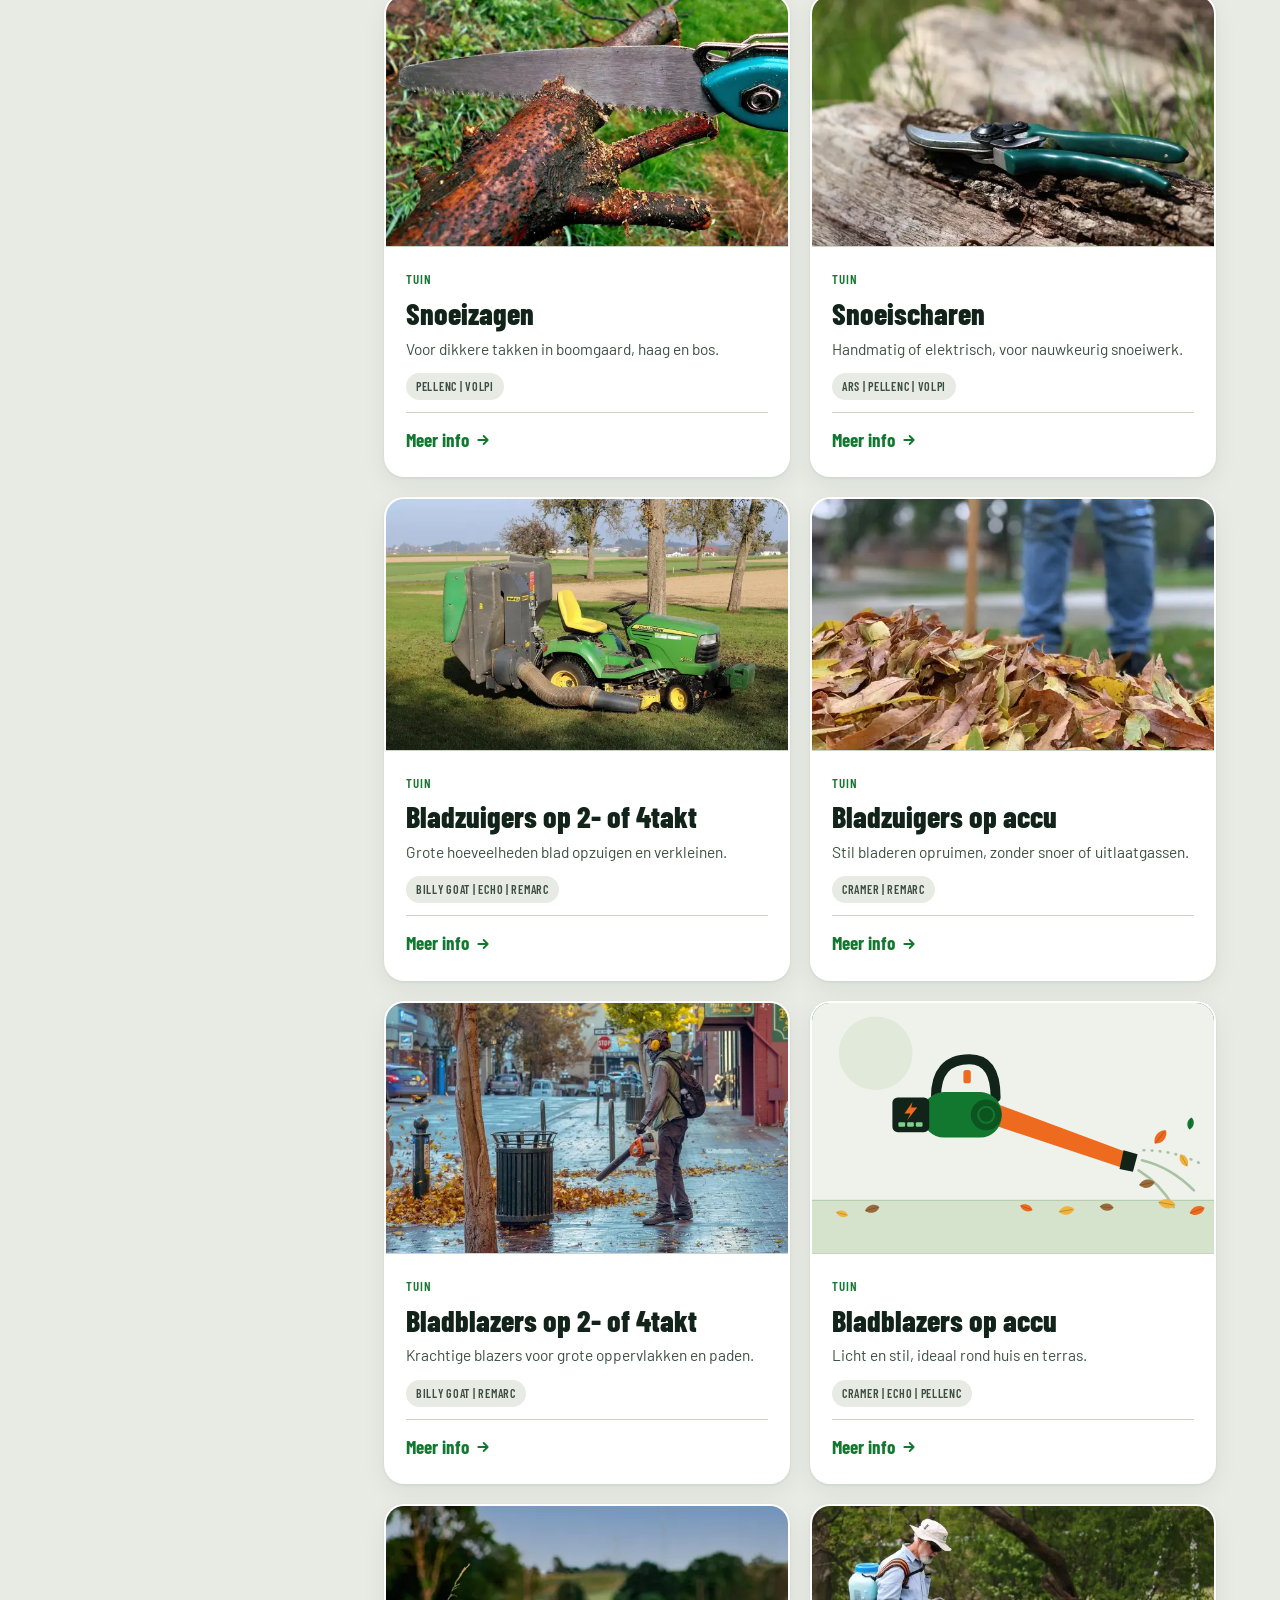
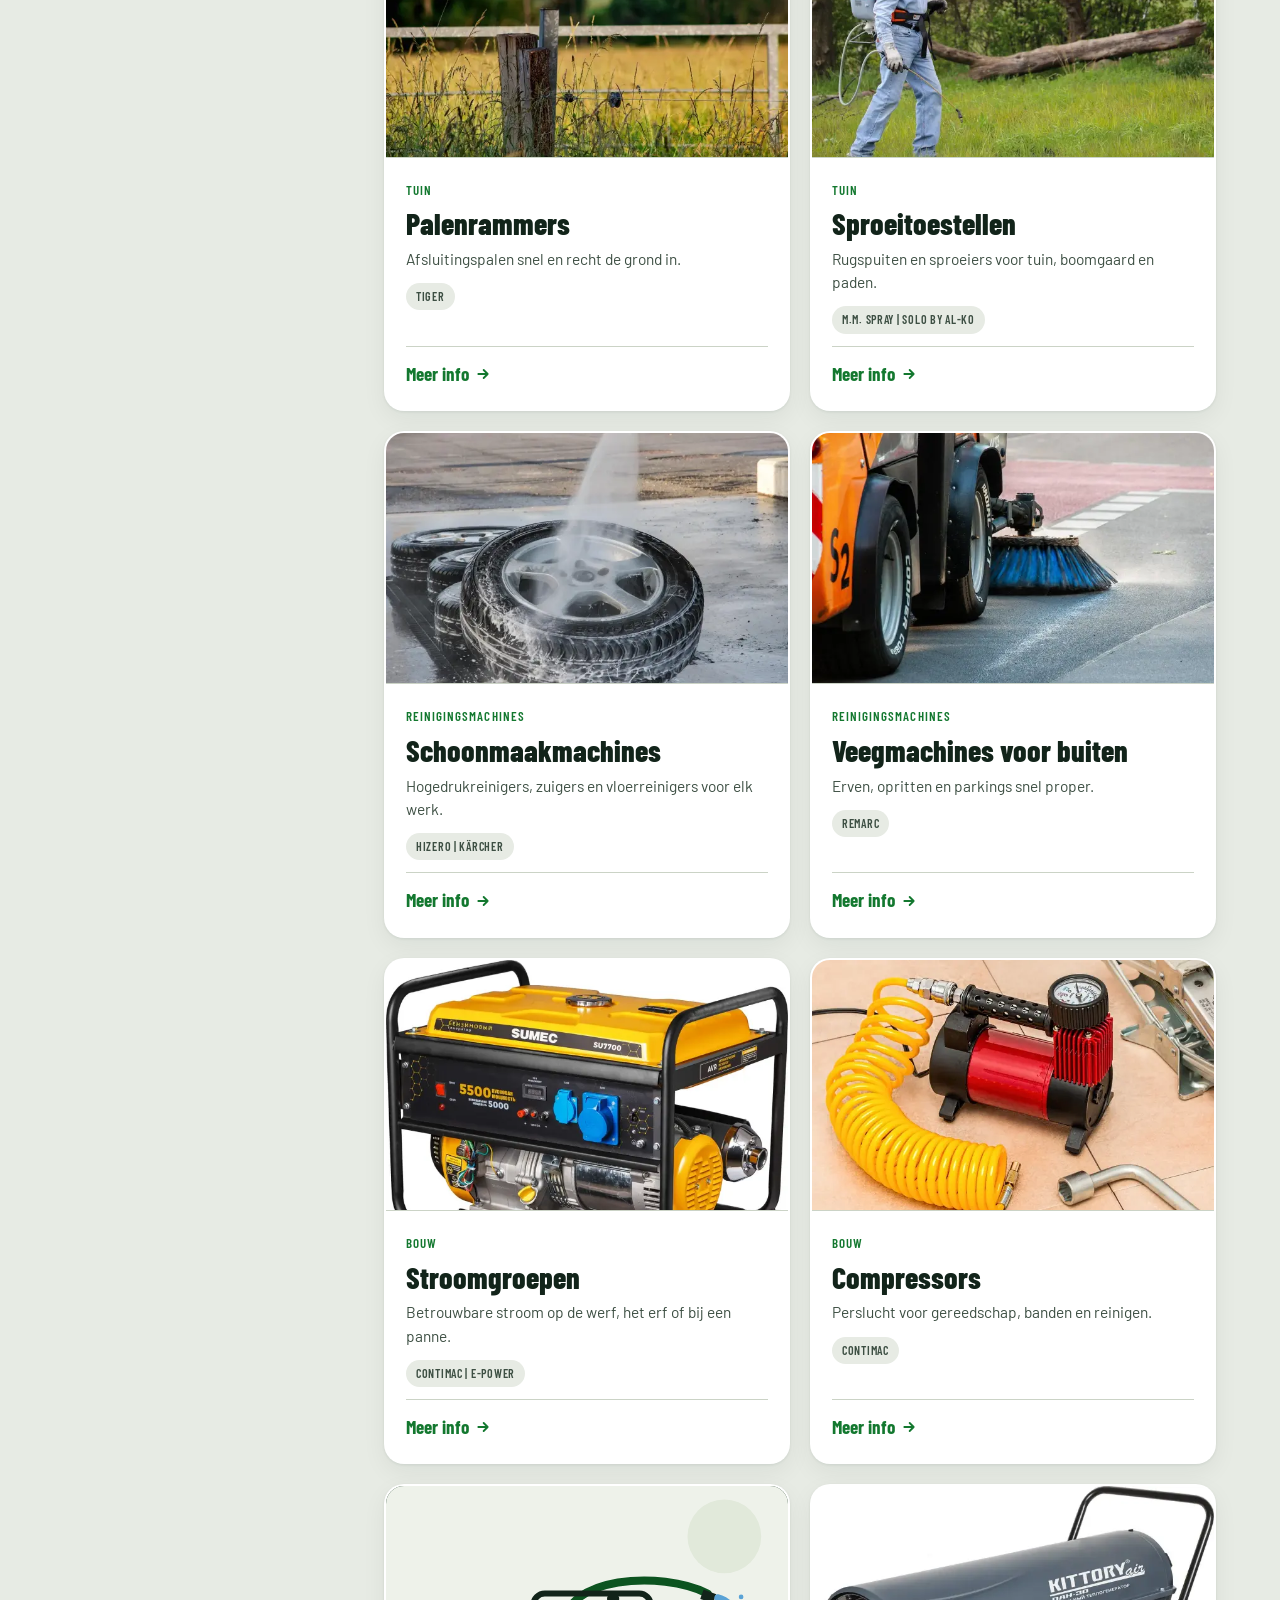
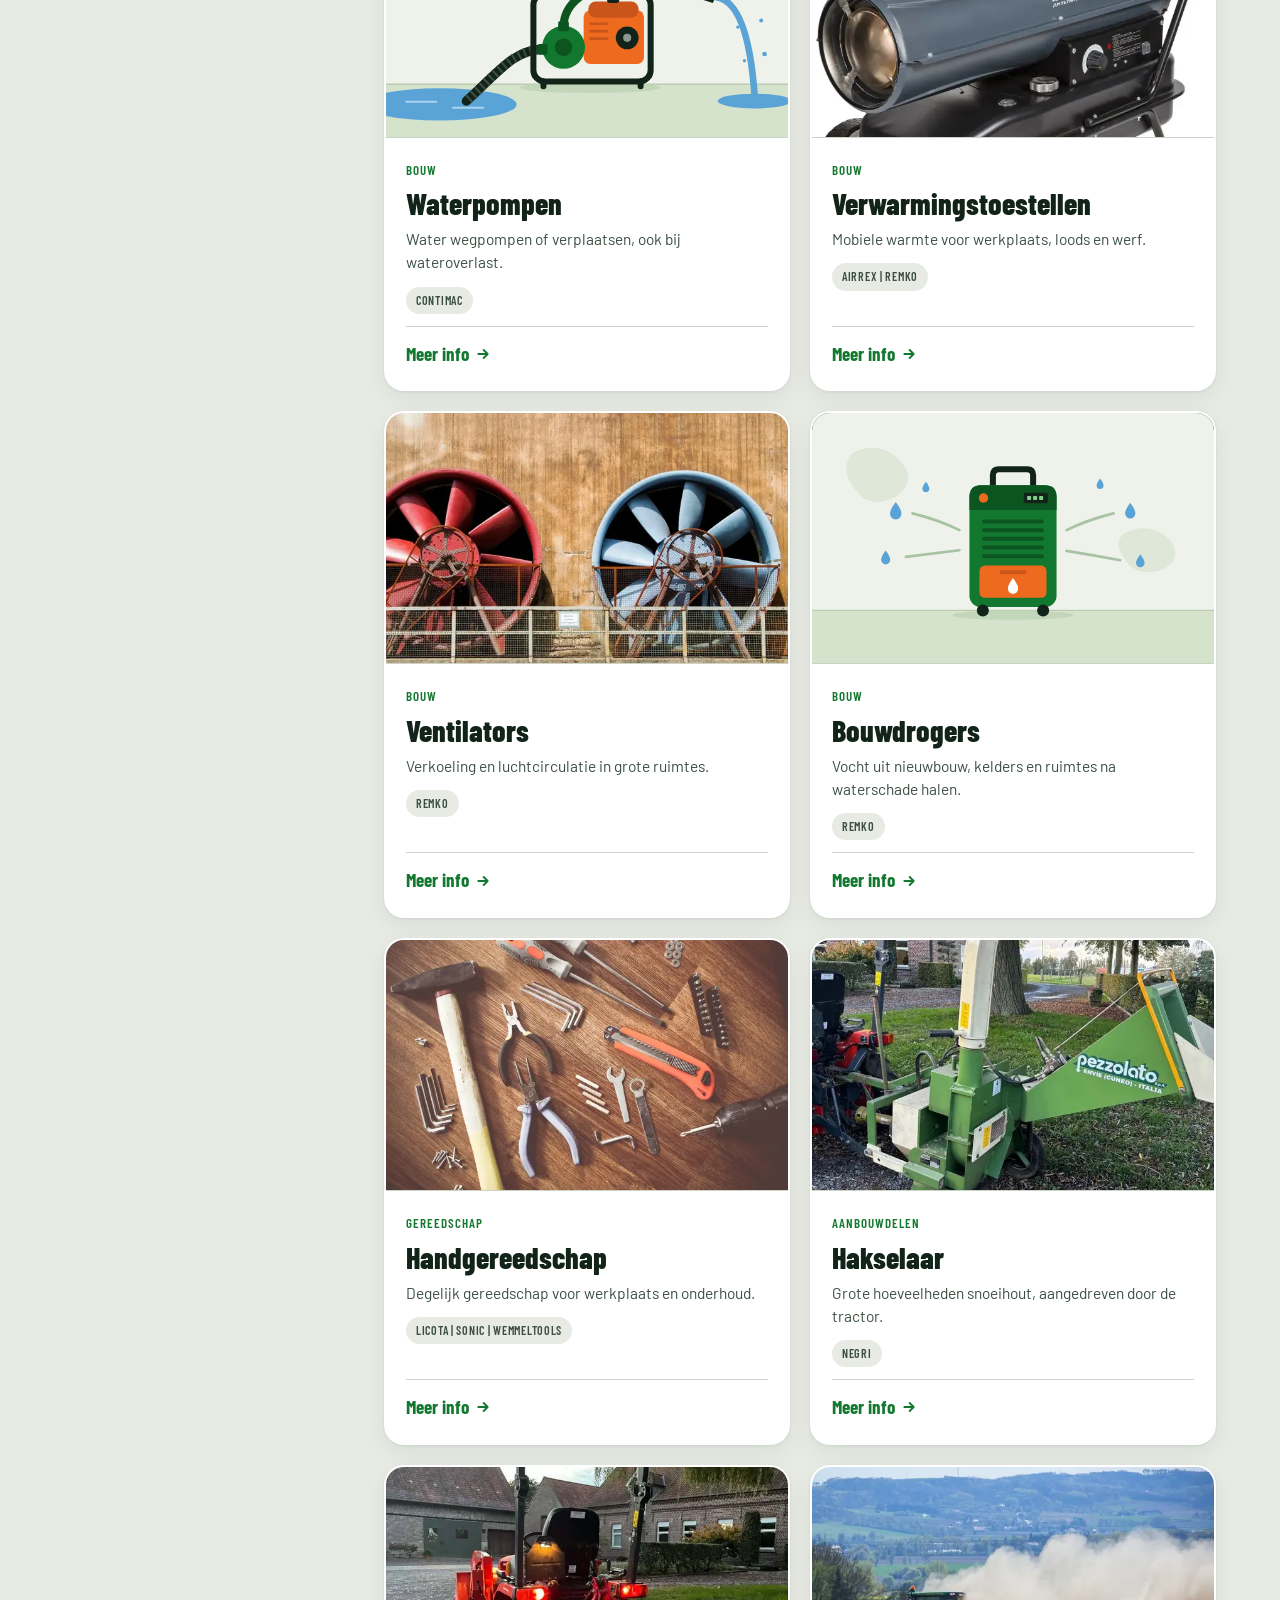
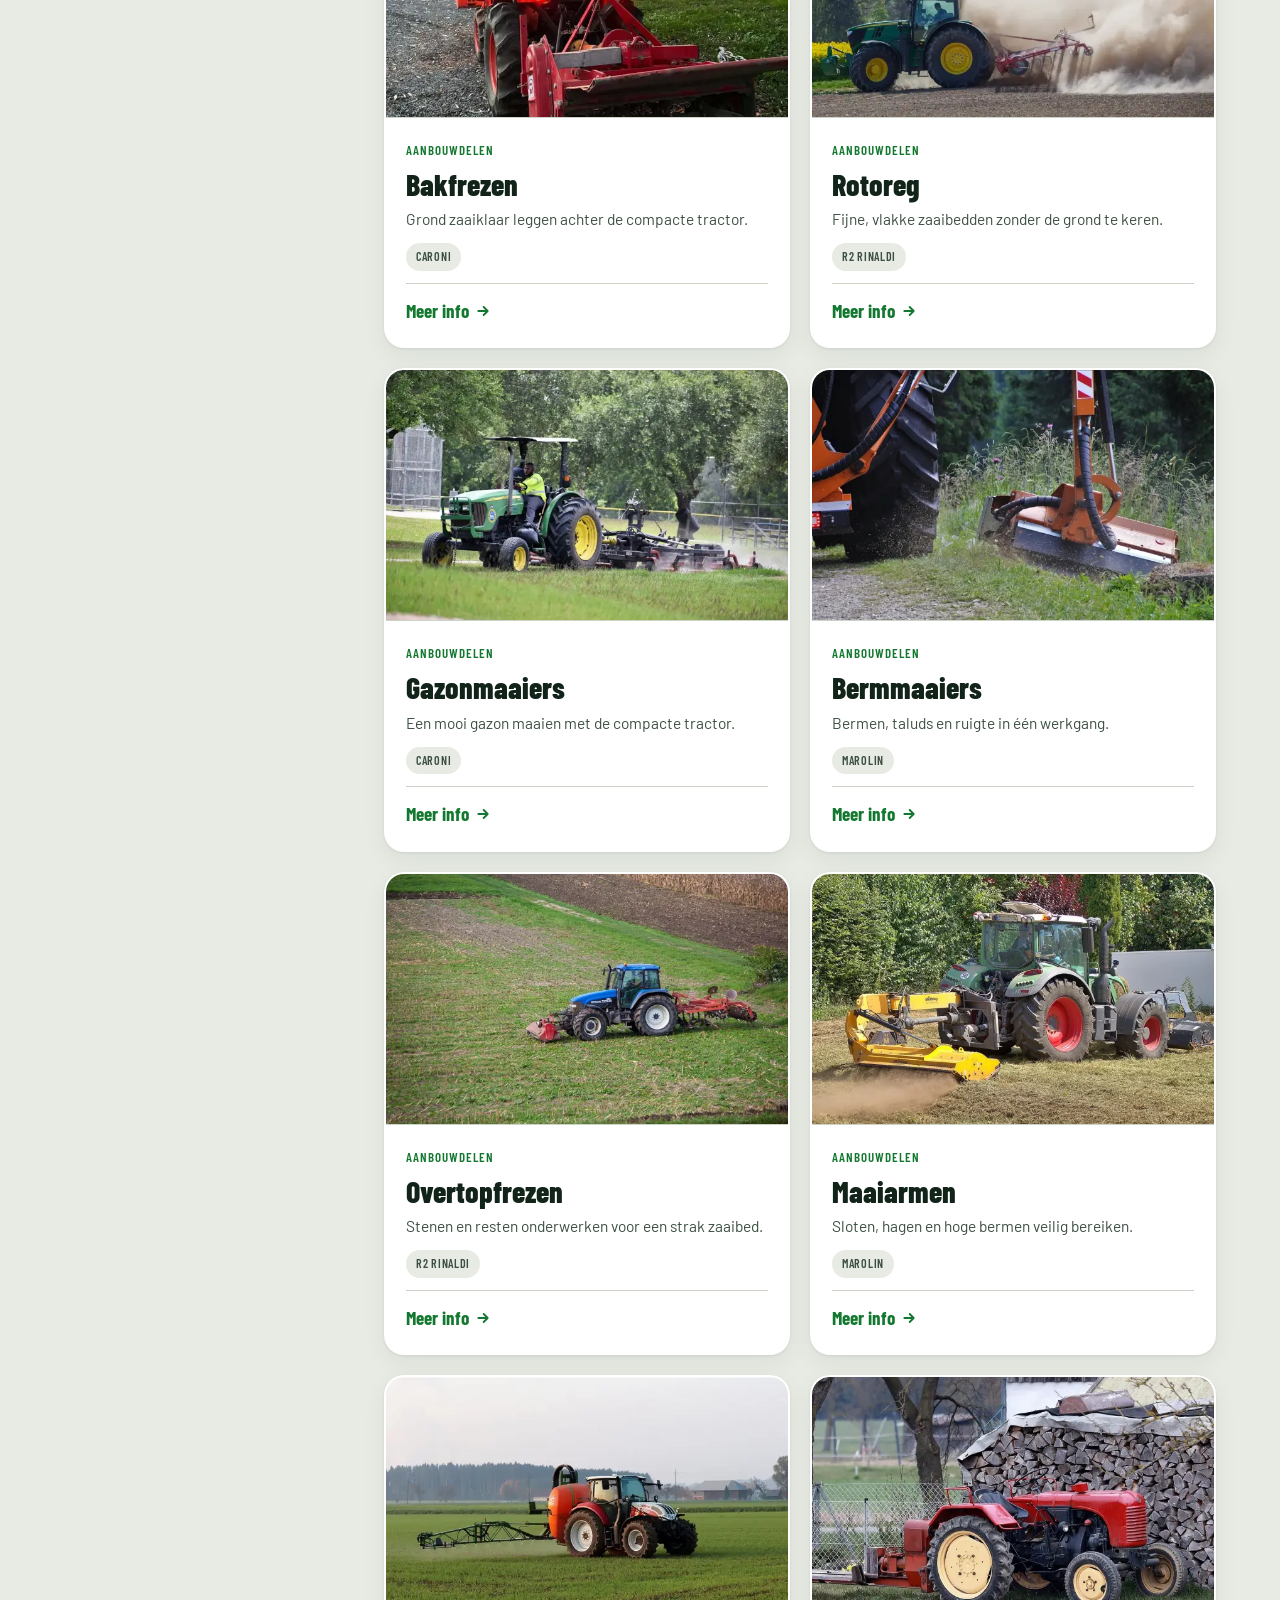
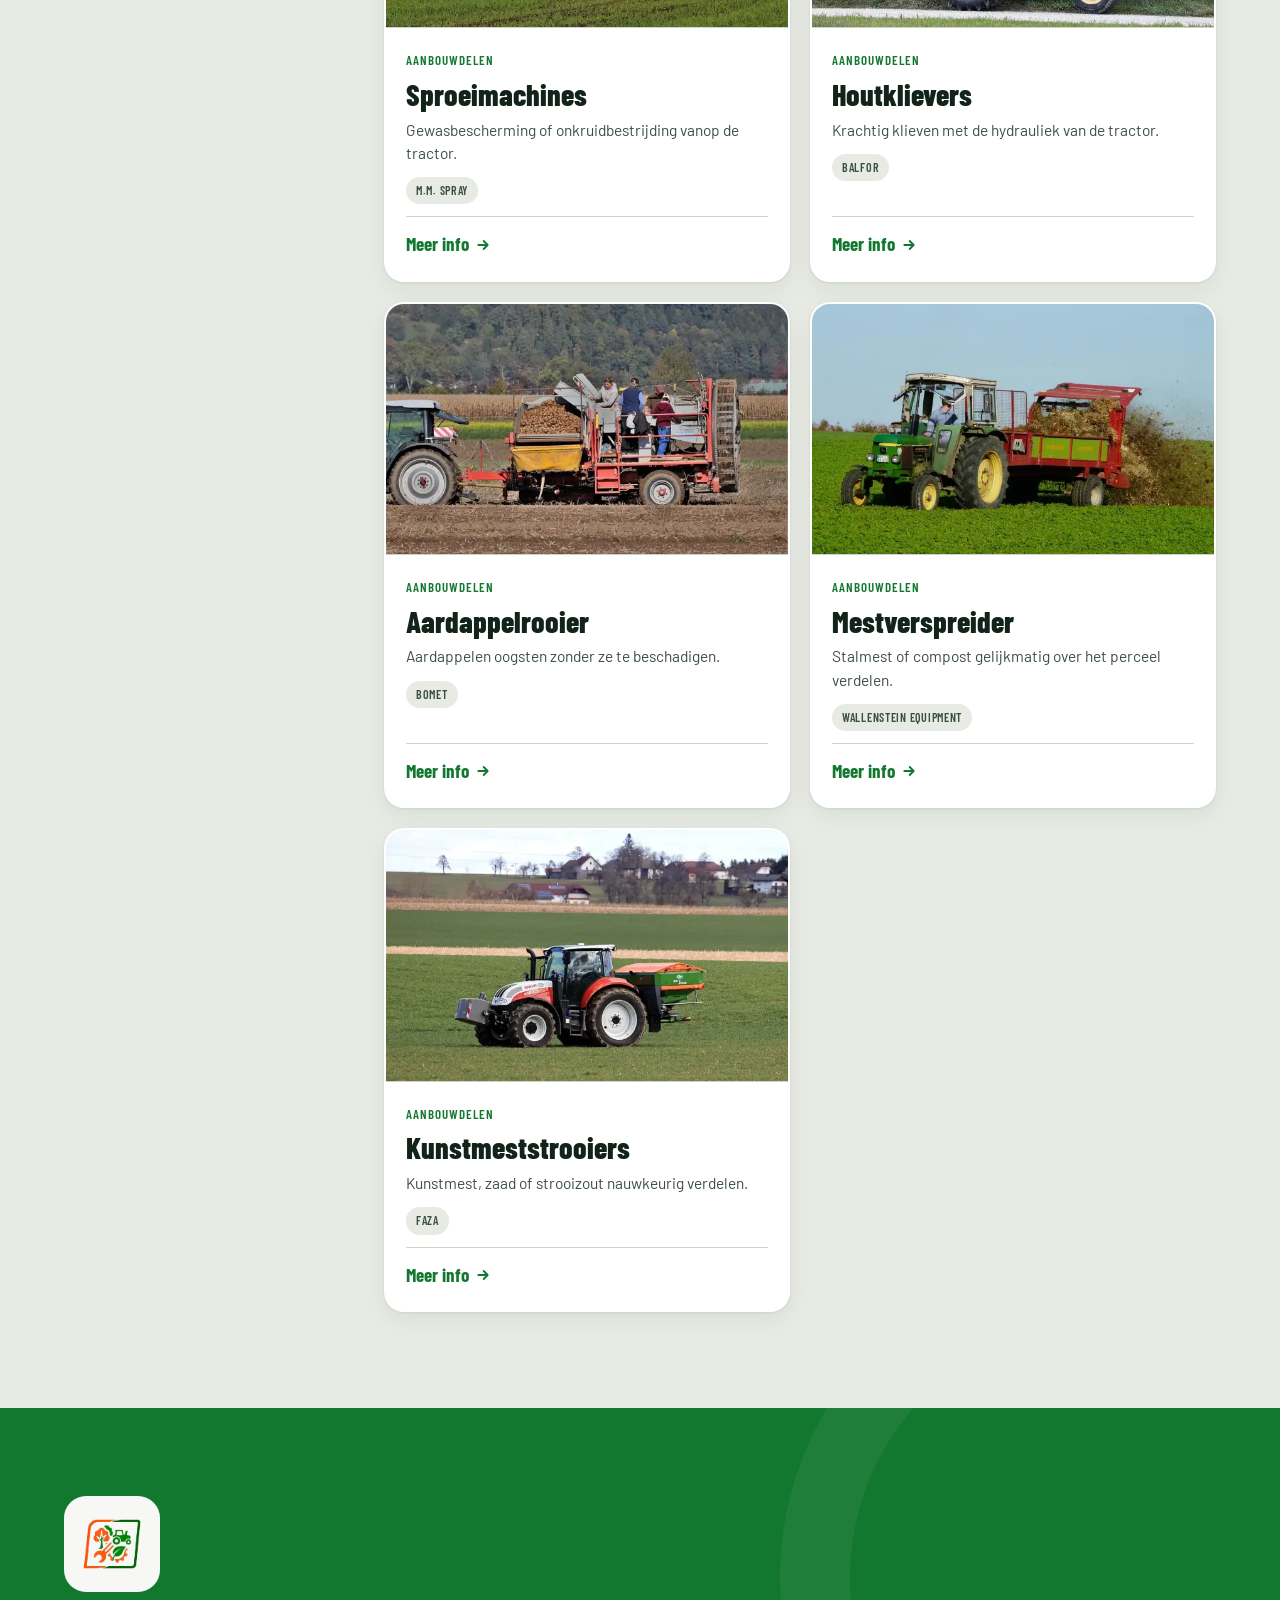
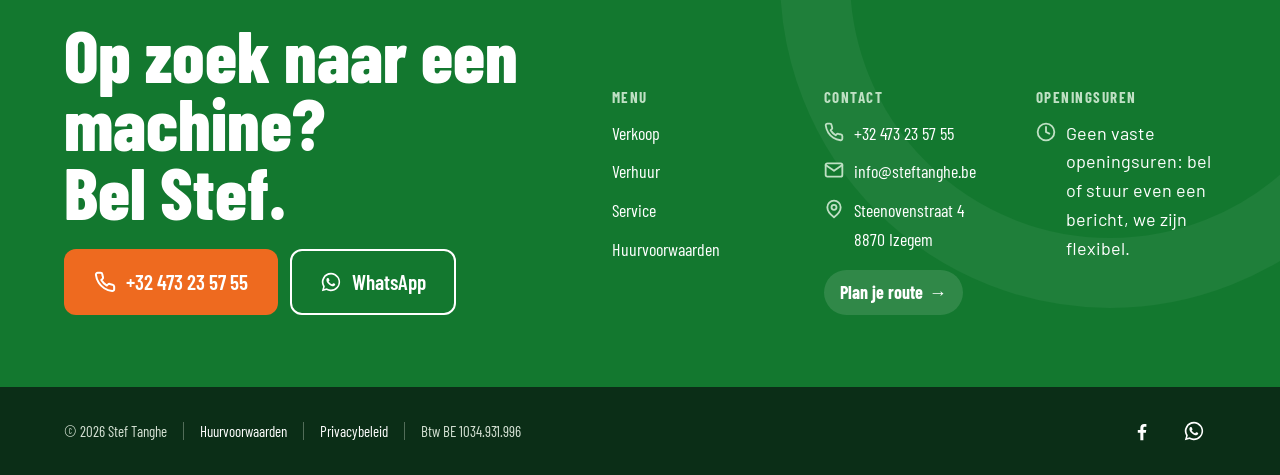
<file: verkoop.html>
<!doctype html>
<html lang="nl-BE">
<head>
<meta charset="utf-8">
<meta name="viewport" content="width=device-width, initial-scale=1">
<title>Verkoop tuin- en reinigingsmachines – Stef Tanghe</title>
<meta name="i18n-title" content="meta.verkoop.title">
<meta name="description" data-key="meta.verkoop.desc" content="Tuin- en reinigingsmachines kopen bij Stef Tanghe in Izegem: maaiers, robotmaaiers, hakselaars, kettingzagen, hogedrukreinigers en aanbouwdelen voor compacte tractoren.">
<meta name="robots" content="noindex, nofollow">
<meta name="theme-color" content="#13782F">
<link rel="icon" type="image/png" sizes="32x32" href="img/favicon-32.png">
<link rel="apple-touch-icon" href="img/apple-touch-icon.png">
<meta property="og:title" content="Verkoop – Stef Tanghe">
<meta property="og:description" content="Tuin- en reinigingsmachines, met advies en service na aankoop.">
<meta property="og:image" content="img/og.jpg">
<link rel="preload" href="fonts/barlow-condensed-latin-800-normal.woff2" as="font" type="font/woff2" crossorigin>
<link rel="stylesheet" href="css/style.css">
</head>
<body>

<header class="balk balk-licht" id="balk">
  <div class="topbalk">
    <div class="wrap topbalk-inner">
      <ul class="topbalk-troeven">
        <li><svg width="16" height="16" viewBox="0 0 24 24" fill="none" stroke="currentColor" stroke-width="3.2" stroke-linecap="round" stroke-linejoin="round" aria-hidden="true"><path d="M5 12.5l4.5 4.5L19 7"/></svg><span data-i18n="usp.werkplaats">Eigen werkplaats in Meulebeke</span></li>
        <li><svg width="16" height="16" viewBox="0 0 24 24" fill="none" stroke="currentColor" stroke-width="3.2" stroke-linecap="round" stroke-linejoin="round" aria-hidden="true"><path d="M5 12.5l4.5 4.5L19 7"/></svg><span data-i18n="usp.merken">Herstelling van alle merken</span></li>
        <li><svg width="16" height="16" viewBox="0 0 24 24" fill="none" stroke="currentColor" stroke-width="3.2" stroke-linecap="round" stroke-linejoin="round" aria-hidden="true"><path d="M5 12.5l4.5 4.5L19 7"/></svg><span data-i18n="usp.advies">Persoonlijk advies van Stef</span></li>
      </ul>
      <div class="topbalk-contact" aria-label="Contactgegevens" data-i18n-attr="aria-label:tb.label" role="group">
        <span class="topbalk-uren"><svg width="16" height="16" viewBox="0 0 24 24" fill="none" stroke="currentColor" stroke-width="2.4" stroke-linecap="round" aria-hidden="true"><circle cx="12" cy="12" r="10"/><path d="M12 6v6l4 2"/></svg><span data-i18n="tb.uren">Op afspraak: bel of stuur een bericht</span></span>
        <a href="mailto:info@steftanghe.be"><svg width="17" height="17" viewBox="0 0 24 24" fill="none" stroke="currentColor" stroke-width="2.2" stroke-linecap="round" stroke-linejoin="round" aria-hidden="true"><rect x="2" y="4" width="20" height="16" rx="2"/><path d="M22 6l-10 7L2 6"/></svg>info@steftanghe.be</a>
        <a href="tel:+32473235755"><svg width="17" height="17" viewBox="0 0 24 24" fill="none" stroke="currentColor" stroke-width="2.2" stroke-linecap="round" stroke-linejoin="round" aria-hidden="true"><path d="M22 16.9v3a2 2 0 0 1-2.2 2 19.8 19.8 0 0 1-8.6-3.1 19.5 19.5 0 0 1-6-6A19.8 19.8 0 0 1 2.1 4.2 2 2 0 0 1 4.1 2h3a2 2 0 0 1 2 1.7c.1 1 .4 1.9.7 2.8a2 2 0 0 1-.5 2.1L8 9.9a16 16 0 0 0 6 6l1.3-1.3a2 2 0 0 1 2.1-.4c.9.3 1.8.6 2.8.7a2 2 0 0 1 1.7 2z"/></svg>+32 473 23 57 55</a>
      </div>
    </div>
  </div>
  <div class="wrap balk-inner">
    <a href="./" class="balk-logo" data-intern><img src="img/logo.png" width="700" height="199" alt="Stef Tanghe, land- en tuinbouwmachines" data-i18n-attr="alt:alt.logo"></a>
    <div class="balk-rechts">
      <nav class="menu" id="menu" aria-label="Hoofdmenu">
        <button class="menu-sluit" type="button" aria-label="Menu sluiten" data-i18n-attr="aria-label:menu.sluiten">
          <svg width="28" height="28" viewBox="0 0 24 24" fill="none" stroke="currentColor" stroke-width="2.5" stroke-linecap="round" aria-hidden="true"><path d="M6 6l12 12M18 6L6 18"/></svg>
        </button>
        <a href="verkoop.html" data-intern aria-current="page" data-i18n="nav.verkoop">Verkoop</a>
        <a href="verhuur.html" data-intern data-i18n="nav.verhuur">Verhuur</a>
        <a href="service.html" data-intern data-i18n="nav.service">Service</a>
        <a href="#contact" data-i18n="nav.contact">Contact</a>
        <div class="menu-sociaal">
          <a href="https://www.facebook.com/profile.php?id=61595489034285" target="_blank" rel="noopener" aria-label="Facebook">
            <svg width="28" height="28" viewBox="0 0 24 24" fill="currentColor" aria-hidden="true"><path d="M13.5 22v-8h2.7l.4-3.2h-3.1V8.8c0-.9.3-1.5 1.6-1.5h1.7V4.4c-.3 0-1.3-.1-2.5-.1-2.5 0-4.1 1.5-4.1 4.2v2.3H7.4V14h2.8v8h3.3z"/></svg>
          </a>
          <a href="https://wa.me/32473235755" target="_blank" rel="noopener" aria-label="WhatsApp">
            <svg width="28" height="28" viewBox="0 0 24 24" fill="currentColor" aria-hidden="true"><path d="M12 2a10 10 0 0 0-8.6 15.1L2 22l5-1.3A10 10 0 1 0 12 2zm0 18.2c-1.5 0-3-.4-4.2-1.2l-.3-.2-3 .8.8-2.9-.2-.3A8.2 8.2 0 1 1 12 20.2zm4.5-6.1c-.2-.1-1.5-.7-1.7-.8-.2-.1-.4-.1-.6.1l-.8 1c-.1.2-.3.2-.5.1a6.7 6.7 0 0 1-3.3-2.9c-.3-.4.2-.4.7-1.3.1-.2 0-.3 0-.4l-.8-1.8c-.2-.5-.4-.4-.6-.4h-.5c-.2 0-.4.1-.6.3-.2.2-.8.8-.8 2s.8 2.3.9 2.5c.1.2 1.6 2.5 4 3.5 1.5.6 2 .7 2.8.6.4-.1 1.5-.6 1.7-1.2.2-.6.2-1.1.1-1.2l-.4-.2z"/></svg>
          </a>
        </div>
      </nav>
      <div class="menu-achtergrond" aria-hidden="true"></div>
      <div class="taalkiezer" id="taalkiezer">
        <button class="taal-knop" type="button" aria-expanded="false" aria-controls="taal-lijst" aria-label="Taal kiezen"></button>
        <div class="taal-lijst" id="taal-lijst"></div>
      </div>
      <button class="hamburger" type="button" aria-expanded="false" aria-controls="menu" aria-label="Menu openen" data-i18n-attr="aria-label:menu.open">
        <svg width="24" height="24" viewBox="0 0 24 24" fill="none" stroke="currentColor" stroke-width="2.5" stroke-linecap="round" aria-hidden="true"><path d="M4 7h16M4 12h16M4 17h16"/></svg>
      </button>
    </div>
  </div>
</header>

<main>
  <section class="pagina-kop">
    <div class="wrap">
      <nav class="kruimel" aria-label="Kruimelpad"><a href="./" data-intern data-i18n="kr.home">Home</a> <span aria-hidden="true">»</span> <span data-i18n="vk.h1">Verkoop</span></nav>
      <div class="pagina-kop-inner">
        <div>
          <h1 data-i18n="vk.h1">Verkoop</h1>
          <p class="onder" data-i18n="vk.onder">Tuin- en reinigingsmachines, met service na aankoop</p>
        </div>
        <p class="intro" data-i18n="vk.intro">Doe-het-zelver of vakman: Stef helpt je kiezen en blijft je machine onderhouden in eigen werkplaats.</p>
      </div>
    </div>
  </section>

  <section class="wrap verkoop-layout">
    <aside class="filterpaneel" id="filterpaneel" aria-label="Filter">
      <div class="filter-kop">
        <h2 data-i18n="vk.filter">Filter</h2>
        <button type="button" class="wis" id="wis" hidden data-i18n="vk.wis">Verwijder alle filters</button>
        <button type="button" class="filter-sluit" id="filter-sluit" aria-label="Menu sluiten" data-i18n-attr="aria-label:menu.sluiten"><svg width="26" height="26" viewBox="0 0 24 24" fill="none" stroke="currentColor" stroke-width="2.5" stroke-linecap="round" aria-hidden="true"><path d="M6 6l12 12M18 6L6 18"/></svg></button>
      </div>
      <fieldset>
        <legend data-i18n="vk.percat">Volgens categorie</legend>
        <ul id="filter-cat"></ul>
      </fieldset>
      <fieldset>
        <legend data-i18n="vk.permerk">Volgens merk</legend>
        <ul id="filter-merk" class="merklijst"></ul>
      </fieldset>
      <div class="filter-voet"><button type="button" class="btn btn-groen" id="filter-toon"></button></div>
    </aside>
    <div class="filter-achtergrond" id="filter-achtergrond" aria-hidden="true"></div>
    <div class="verkoop-resultaten">
      <form id="zoekform" role="search" class="zoekveld">
        <label for="zoek" class="sr-only" data-i18n="vk.zoek">Zoek binnen verkoop</label>
        <svg width="20" height="20" viewBox="0 0 24 24" fill="none" stroke="currentColor" stroke-width="2.2" stroke-linecap="round" aria-hidden="true"><circle cx="11" cy="11" r="7"/><path d="M20 20l-3.5-3.5"/></svg>
        <input type="search" id="zoek" autocomplete="off" placeholder="Zoek binnen verkoop" data-i18n-attr="placeholder:vk.zoek">
      </form>
      <div class="cat-chips" id="cat-chips" role="group" aria-label="Volgens categorie" data-i18n-attr="aria-label:vk.percat"></div>
      <div class="teller-rij">
        <p class="teller" id="teller" aria-live="polite"></p>
        <button type="button" class="btn btn-rand filter-knop" id="filter-knop" aria-expanded="false" aria-controls="filterpaneel">
          <svg width="20" height="20" viewBox="0 0 24 24" fill="none" stroke="currentColor" stroke-width="2.2" stroke-linecap="round" aria-hidden="true"><path d="M4 6h16M7 12h10M10 18h4"/></svg>
          <span data-i18n="vk.filter">Filter</span> <span id="filter-knop-aantal"></span>
        </button>
      </div>
      <div class="producten" id="producten"></div>
      <p class="geen" id="geen" hidden data-i18n="vk.geen">Geen machines gevonden. Pas je filters aan of bel Stef: hij zoekt het voor je uit.</p>
    </div>
  </section>
</main>

<footer class="contact" id="contact">
  <div class="wrap contact-inner">
    <div class="contact-cta">
      <img src="img/logo-vierkant.png" alt="" width="96" height="96" class="contact-logo" loading="lazy">
      <h2 data-i18n-html="contact.verkoop"></h2>
      <div class="knoppen">
        <a href="tel:+32473235755" class="btn btn-oranje btn-groot"><svg width="22" height="22" viewBox="0 0 24 24" fill="none" stroke="currentColor" stroke-width="2.2" stroke-linecap="round" stroke-linejoin="round" aria-hidden="true"><path d="M22 16.9v3a2 2 0 0 1-2.2 2 19.8 19.8 0 0 1-8.6-3.1 19.5 19.5 0 0 1-6-6A19.8 19.8 0 0 1 2.1 4.2 2 2 0 0 1 4.1 2h3a2 2 0 0 1 2 1.7c.1 1 .4 1.9.7 2.8a2 2 0 0 1-.5 2.1L8 9.9a16 16 0 0 0 6 6l1.3-1.3a2 2 0 0 1 2.1-.4c.9.3 1.8.6 2.8.7a2 2 0 0 1 1.7 2z"/></svg> +32 473 23 57 55</a>
        <a href="https://wa.me/32473235755" target="_blank" rel="noopener" class="btn btn-rand-wit btn-groot"><svg width="22" height="22" viewBox="0 0 24 24" fill="currentColor" aria-hidden="true"><path d="M12 2a10 10 0 0 0-8.6 15.1L2 22l5-1.3A10 10 0 1 0 12 2zm0 18.2c-1.5 0-3-.4-4.2-1.2l-.3-.2-3 .8.8-2.9-.2-.3A8.2 8.2 0 1 1 12 20.2zm4.5-6.1c-.2-.1-1.5-.7-1.7-.8-.2-.1-.4-.1-.6.1l-.8 1c-.1.2-.3.2-.5.1a6.7 6.7 0 0 1-3.3-2.9c-.3-.4.2-.4.7-1.3.1-.2 0-.3 0-.4l-.8-1.8c-.2-.5-.4-.4-.6-.4h-.5c-.2 0-.4.1-.6.3-.2.2-.8.8-.8 2s.8 2.3.9 2.5c.1.2 1.6 2.5 4 3.5 1.5.6 2 .7 2.8.6.4-.1 1.5-.6 1.7-1.2.2-.6.2-1.1.1-1.2l-.4-.2z"/></svg> WhatsApp</a>
      </div>
    </div>
    <div class="contact-kolommen">
      <div>
        <h3 data-i18n="f.menu">Menu</h3>
        <ul>
          <li><a href="verkoop.html" data-intern data-i18n="nav.verkoop">Verkoop</a></li>
          <li><a href="verhuur.html" data-intern data-i18n="nav.verhuur">Verhuur</a></li>
          <li><a href="service.html" data-intern data-i18n="nav.service">Service</a></li>
          <li><a href="voorwaarden.html" data-intern data-i18n="voet.voorwaarden">Huurvoorwaarden</a></li>
        </ul>
      </div>
      <div>
        <h3 data-i18n="nav.contact">Contact</h3>
        <ul class="met-icoon">
          <li><svg width="22" height="22" viewBox="0 0 24 24" fill="none" stroke="currentColor" stroke-width="2.2" stroke-linecap="round" stroke-linejoin="round" aria-hidden="true"><path d="M22 16.9v3a2 2 0 0 1-2.2 2 19.8 19.8 0 0 1-8.6-3.1 19.5 19.5 0 0 1-6-6A19.8 19.8 0 0 1 2.1 4.2 2 2 0 0 1 4.1 2h3a2 2 0 0 1 2 1.7c.1 1 .4 1.9.7 2.8a2 2 0 0 1-.5 2.1L8 9.9a16 16 0 0 0 6 6l1.3-1.3a2 2 0 0 1 2.1-.4c.9.3 1.8.6 2.8.7a2 2 0 0 1 1.7 2z"/></svg><a href="tel:+32473235755">+32 473 23 57 55</a></li>
          <li><svg width="20" height="20" viewBox="0 0 24 24" fill="none" stroke="currentColor" stroke-width="2.2" stroke-linecap="round" stroke-linejoin="round" aria-hidden="true"><rect x="2" y="4" width="20" height="16" rx="2"/><path d="M22 6l-10 7L2 6"/></svg><a href="mailto:info@steftanghe.be">info@steftanghe.be</a></li>
          <li><svg width="22" height="22" viewBox="0 0 24 24" fill="none" stroke="currentColor" stroke-width="2.2" stroke-linecap="round" stroke-linejoin="round" aria-hidden="true"><path d="M20 10c0 6-8 12-8 12s-8-6-8-12a8 8 0 0 1 16 0z"/><circle cx="12" cy="10" r="3"/></svg><span>Steenovenstraat 4<br>8870 Izegem</span></li>
        </ul>
        <a class="route-link" href="https://www.google.com/maps/dir/?api=1&amp;destination=Steenovenstraat+4+8870+Izegem" target="_blank" rel="noopener"><span data-i18n="f.route">Plan je route</span> <span aria-hidden="true">→</span></a>
      </div>
      <div>
        <h3 data-i18n="f.uren">Openingsuren</h3>
        <p class="met-icoon-p"><svg width="20" height="20" viewBox="0 0 24 24" fill="none" stroke="currentColor" stroke-width="2.2" stroke-linecap="round" aria-hidden="true"><circle cx="12" cy="12" r="10"/><path d="M12 6v6l4 2"/></svg><span data-i18n="contact.uren">Geen vaste openingsuren: bel of stuur even een bericht, we zijn flexibel.</span></p>
      </div>
    </div>
  </div>
</footer>
<div class="voet">
  <div class="wrap voet-inner">
    <div class="voet-links">
      <span>© <span data-jaar>2026</span> Stef Tanghe</span>
      <a href="voorwaarden.html" data-intern data-i18n="voet.voorwaarden">Huurvoorwaarden</a>
      <a href="privacy.html" data-intern data-i18n="voet.privacy">Privacybeleid</a>
      <span>Btw BE 1034.931.996</span>
    </div>
    <div class="voet-sociaal">
      <a href="https://www.facebook.com/profile.php?id=61595489034285" target="_blank" rel="noopener" aria-label="Facebook" data-facebook>
        <svg width="22" height="22" viewBox="0 0 24 24" fill="currentColor" aria-hidden="true"><path d="M13.5 22v-8h2.7l.4-3.2h-3.1V8.8c0-.9.3-1.5 1.6-1.5h1.7V4.4c-.3 0-1.3-.1-2.5-.1-2.5 0-4.1 1.5-4.1 4.2v2.3H7.4V14h2.8v8h3.3z"/></svg>
      </a>
      <a href="https://wa.me/32473235755" target="_blank" rel="noopener" aria-label="WhatsApp">
        <svg width="22" height="22" viewBox="0 0 24 24" fill="currentColor" aria-hidden="true"><path d="M12 2a10 10 0 0 0-8.6 15.1L2 22l5-1.3A10 10 0 1 0 12 2zm0 18.2c-1.5 0-3-.4-4.2-1.2l-.3-.2-3 .8.8-2.9-.2-.3A8.2 8.2 0 1 1 12 20.2zm4.5-6.1c-.2-.1-1.5-.7-1.7-.8-.2-.1-.4-.1-.6.1l-.8 1c-.1.2-.3.2-.5.1a6.7 6.7 0 0 1-3.3-2.9c-.3-.4.2-.4.7-1.3.1-.2 0-.3 0-.4l-.8-1.8c-.2-.5-.4-.4-.6-.4h-.5c-.2 0-.4.1-.6.3-.2.2-.8.8-.8 2s.8 2.3.9 2.5c.1.2 1.6 2.5 4 3.5 1.5.6 2 .7 2.8.6.4-.1 1.5-.6 1.7-1.2.2-.6.2-1.1.1-1.2l-.4-.2z"/></svg>
      </a>
    </div>
  </div>
</div>

<nav class="actiebalk" id="actiebalk" aria-label="Snel contact" data-i18n-attr="aria-label:mb.label">
  <a href="tel:+32473235755"><svg width="22" height="22" viewBox="0 0 24 24" fill="none" stroke="currentColor" stroke-width="2.2" stroke-linecap="round" stroke-linejoin="round" aria-hidden="true"><path d="M22 16.9v3a2 2 0 0 1-2.2 2 19.8 19.8 0 0 1-8.6-3.1 19.5 19.5 0 0 1-6-6A19.8 19.8 0 0 1 2.1 4.2 2 2 0 0 1 4.1 2h3a2 2 0 0 1 2 1.7c.1 1 .4 1.9.7 2.8a2 2 0 0 1-.5 2.1L8 9.9a16 16 0 0 0 6 6l1.3-1.3a2 2 0 0 1 2.1-.4c.9.3 1.8.6 2.8.7a2 2 0 0 1 1.7 2z"/></svg><span data-i18n="vk.bel">Bellen</span></a>
  <a href="https://wa.me/32473235755" target="_blank" rel="noopener"><svg width="22" height="22" viewBox="0 0 24 24" fill="currentColor" aria-hidden="true"><path d="M12 2a10 10 0 0 0-8.6 15.1L2 22l5-1.3A10 10 0 1 0 12 2zm0 18.2c-1.5 0-3-.4-4.2-1.2l-.3-.2-3 .8.8-2.9-.2-.3A8.2 8.2 0 1 1 12 20.2zm4.5-6.1c-.2-.1-1.5-.7-1.7-.8-.2-.1-.4-.1-.6.1l-.8 1c-.1.2-.3.2-.5.1a6.7 6.7 0 0 1-3.3-2.9c-.3-.4.2-.4.7-1.3.1-.2 0-.3 0-.4l-.8-1.8c-.2-.5-.4-.4-.6-.4h-.5c-.2 0-.4.1-.6.3-.2.2-.8.8-.8 2s.8 2.3.9 2.5c.1.2 1.6 2.5 4 3.5 1.5.6 2 .7 2.8.6.4-.1 1.5-.6 1.7-1.2.2-.6.2-1.1.1-1.2l-.4-.2z"/></svg><span>WhatsApp</span></a>
  <a href="https://www.google.com/maps/dir/?api=1&amp;destination=Steenovenstraat+4+8870+Izegem" target="_blank" rel="noopener"><svg width="22" height="22" viewBox="0 0 24 24" fill="none" stroke="currentColor" stroke-width="2.2" stroke-linecap="round" stroke-linejoin="round" aria-hidden="true"><path d="M20 10c0 6-8 12-8 12s-8-6-8-12a8 8 0 0 1 16 0z"/><circle cx="12" cy="10" r="3"/></svg><span data-i18n="mb.route">Route</span></a>
</nav>

<script src="js/i18n.js"></script>
<script src="js/main.js" defer></script>
<script src="js/assortiment.js" defer></script>
<script src="js/verkoop.js" defer></script>
</body>
</html>
</file>
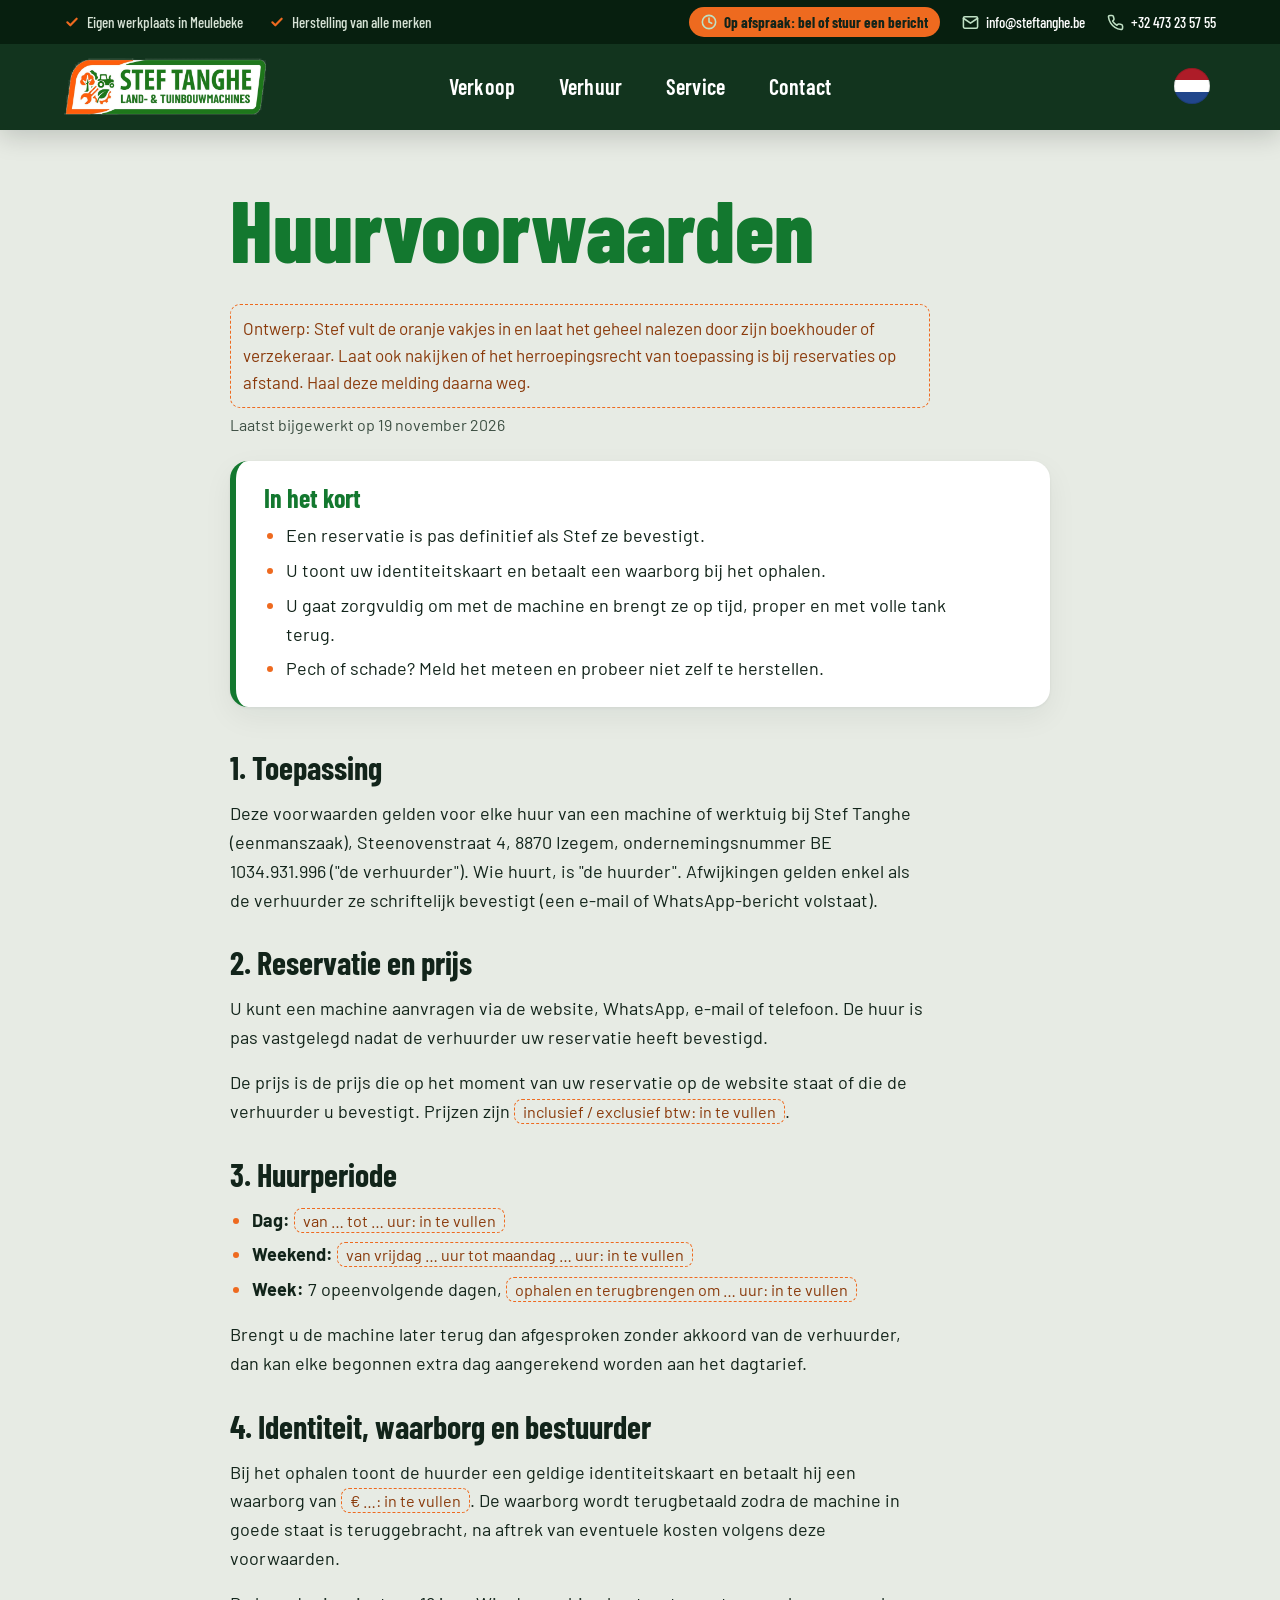
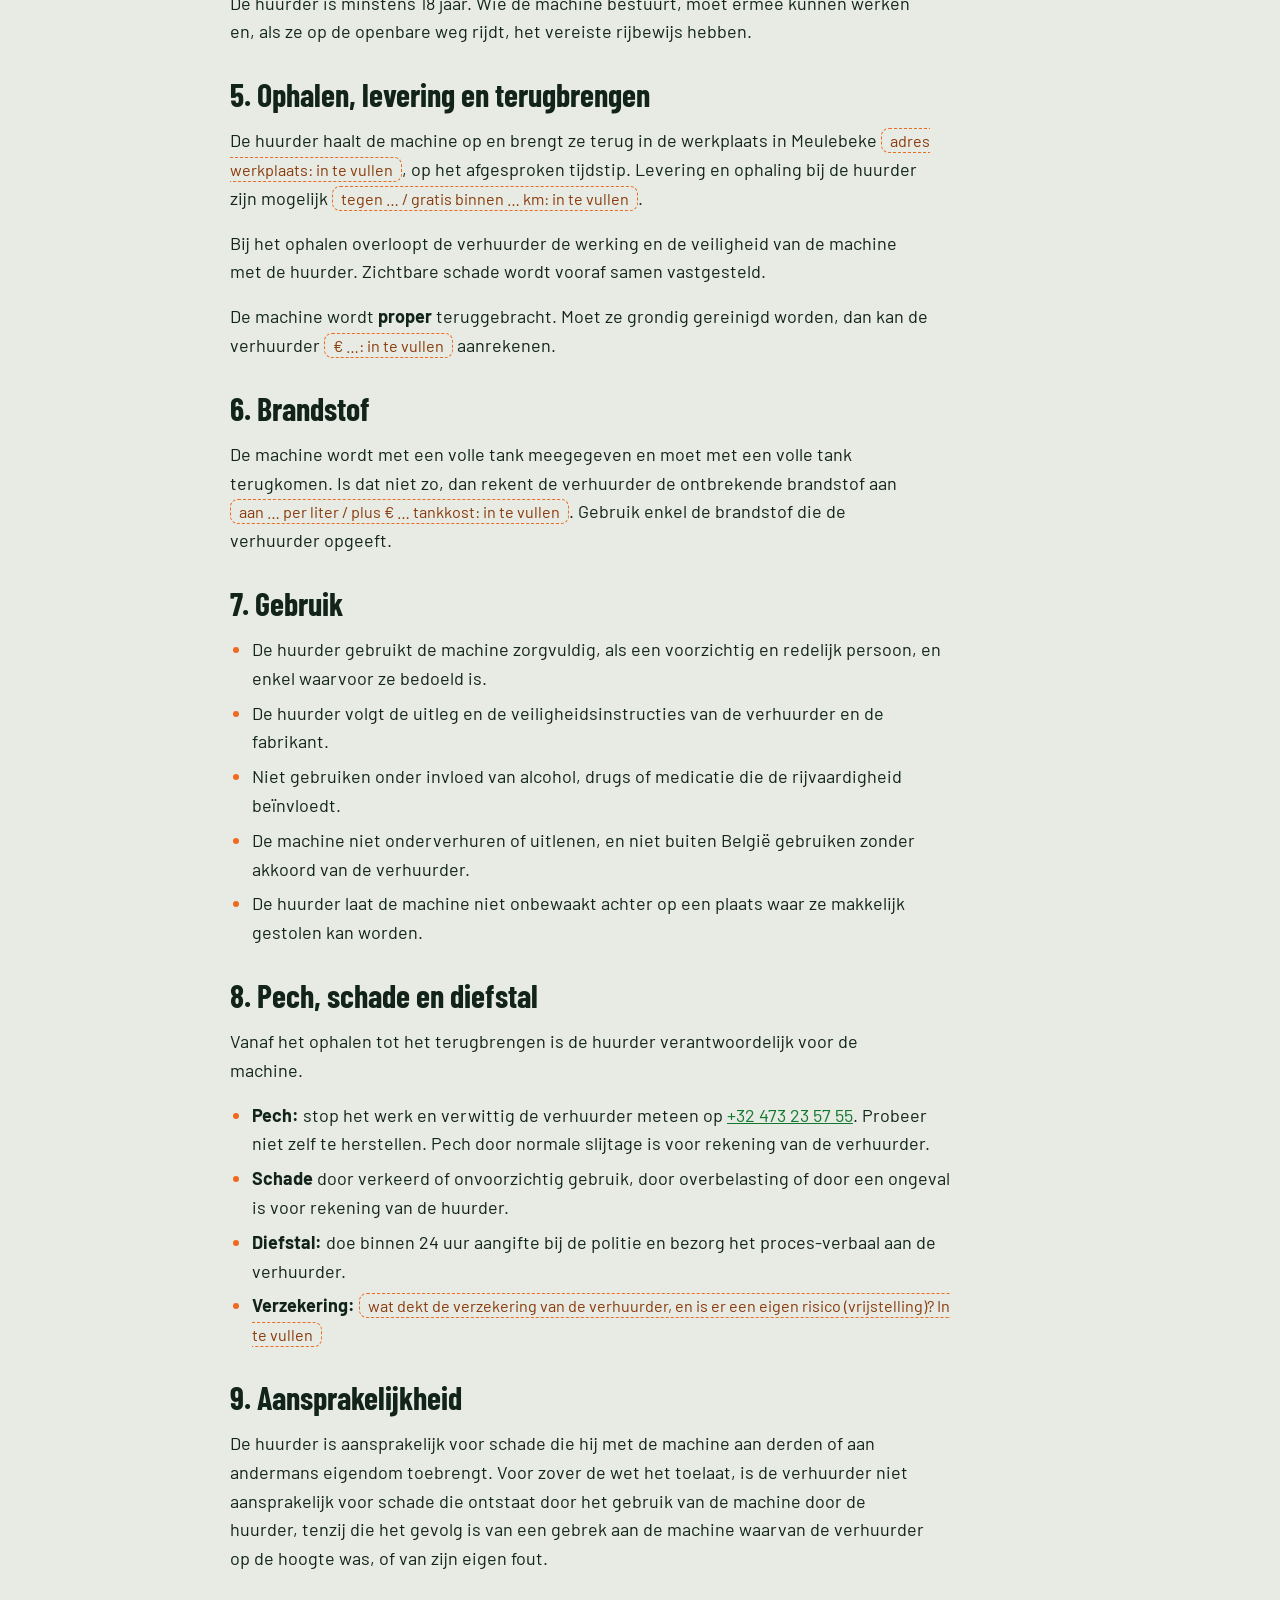
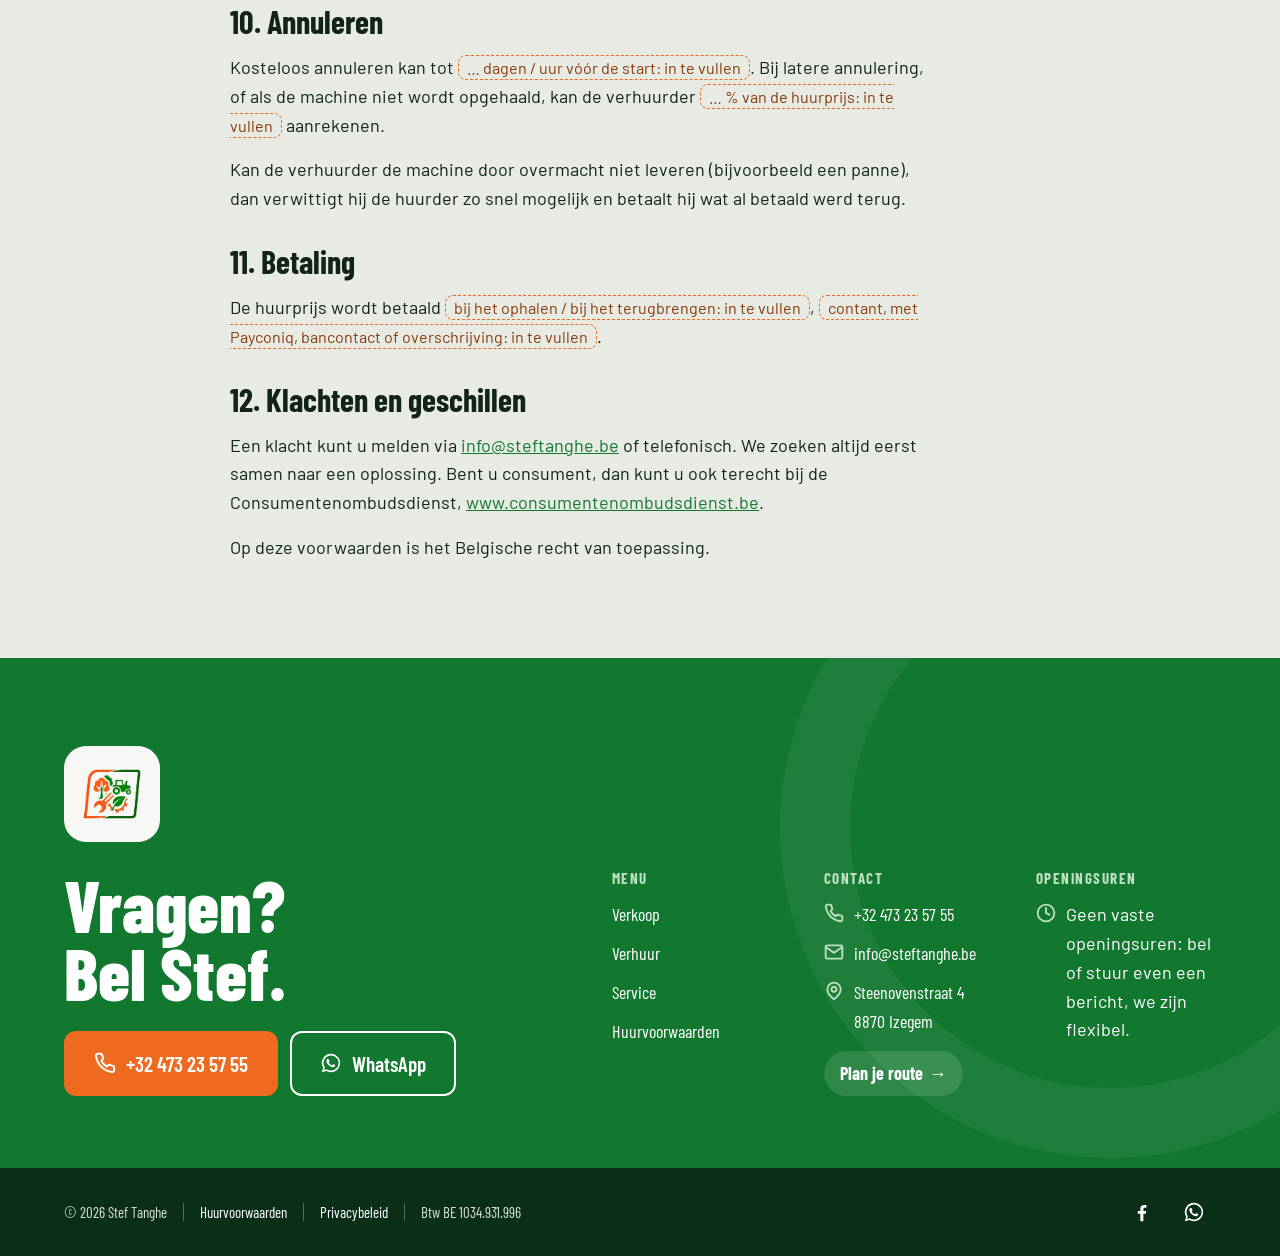
<file: voorwaarden.html>
<!doctype html>
<html lang="nl-BE">
<head>
<meta charset="utf-8">
<meta name="viewport" content="width=device-width, initial-scale=1">
<title>Huurvoorwaarden – Stef Tanghe</title>
<meta name="i18n-title" content="meta.voorwaarden">
<meta name="robots" content="noindex, nofollow">
<meta name="theme-color" content="#13782F">
<link rel="icon" type="image/png" sizes="32x32" href="img/favicon-32.png">
<link rel="apple-touch-icon" href="img/apple-touch-icon.png">
<meta property="og:title" content="Kubota huren – Stef Tanghe">
<meta property="og:description" content="Kubota B1820 met frontlader, met frees, klepelmaaier of hakselaar. Per dag, weekend of week.">
<meta property="og:image" content="img/og.jpg">
<link rel="preload" href="fonts/barlow-condensed-latin-800-normal.woff2" as="font" type="font/woff2" crossorigin>
<link rel="stylesheet" href="css/style.css">
</head>
<body>

<header class="balk balk-licht" id="balk">
  <div class="topbalk">
    <div class="wrap topbalk-inner">
      <ul class="topbalk-troeven">
        <li><svg width="16" height="16" viewBox="0 0 24 24" fill="none" stroke="currentColor" stroke-width="3.2" stroke-linecap="round" stroke-linejoin="round" aria-hidden="true"><path d="M5 12.5l4.5 4.5L19 7"/></svg><span data-i18n="usp.werkplaats">Eigen werkplaats in Meulebeke</span></li>
        <li><svg width="16" height="16" viewBox="0 0 24 24" fill="none" stroke="currentColor" stroke-width="3.2" stroke-linecap="round" stroke-linejoin="round" aria-hidden="true"><path d="M5 12.5l4.5 4.5L19 7"/></svg><span data-i18n="usp.merken">Herstelling van alle merken</span></li>
        <li><svg width="16" height="16" viewBox="0 0 24 24" fill="none" stroke="currentColor" stroke-width="3.2" stroke-linecap="round" stroke-linejoin="round" aria-hidden="true"><path d="M5 12.5l4.5 4.5L19 7"/></svg><span data-i18n="usp.advies">Persoonlijk advies van Stef</span></li>
      </ul>
      <div class="topbalk-contact" aria-label="Contactgegevens" data-i18n-attr="aria-label:tb.label" role="group">
        <span class="topbalk-uren"><svg width="16" height="16" viewBox="0 0 24 24" fill="none" stroke="currentColor" stroke-width="2.4" stroke-linecap="round" aria-hidden="true"><circle cx="12" cy="12" r="10"/><path d="M12 6v6l4 2"/></svg><span data-i18n="tb.uren">Op afspraak: bel of stuur een bericht</span></span>
        <a href="mailto:info@steftanghe.be"><svg width="17" height="17" viewBox="0 0 24 24" fill="none" stroke="currentColor" stroke-width="2.2" stroke-linecap="round" stroke-linejoin="round" aria-hidden="true"><rect x="2" y="4" width="20" height="16" rx="2"/><path d="M22 6l-10 7L2 6"/></svg>info@steftanghe.be</a>
        <a href="tel:+32473235755"><svg width="17" height="17" viewBox="0 0 24 24" fill="none" stroke="currentColor" stroke-width="2.2" stroke-linecap="round" stroke-linejoin="round" aria-hidden="true"><path d="M22 16.9v3a2 2 0 0 1-2.2 2 19.8 19.8 0 0 1-8.6-3.1 19.5 19.5 0 0 1-6-6A19.8 19.8 0 0 1 2.1 4.2 2 2 0 0 1 4.1 2h3a2 2 0 0 1 2 1.7c.1 1 .4 1.9.7 2.8a2 2 0 0 1-.5 2.1L8 9.9a16 16 0 0 0 6 6l1.3-1.3a2 2 0 0 1 2.1-.4c.9.3 1.8.6 2.8.7a2 2 0 0 1 1.7 2z"/></svg>+32 473 23 57 55</a>
      </div>
    </div>
  </div>
  <div class="wrap balk-inner">
    <a href="./" class="balk-logo" data-intern><img src="img/logo.png" width="700" height="199" alt="Stef Tanghe, land- en tuinbouwmachines" data-i18n-attr="alt:alt.logo"></a>
    <div class="balk-rechts">
      <nav class="menu" id="menu" aria-label="Hoofdmenu">
        <button class="menu-sluit" type="button" aria-label="Menu sluiten" data-i18n-attr="aria-label:menu.sluiten">
          <svg width="28" height="28" viewBox="0 0 24 24" fill="none" stroke="currentColor" stroke-width="2.5" stroke-linecap="round" aria-hidden="true"><path d="M6 6l12 12M18 6L6 18"/></svg>
        </button>
        <a href="verkoop.html" data-intern data-i18n="nav.verkoop">Verkoop</a>
        <a href="verhuur.html" data-intern data-i18n="nav.verhuur">Verhuur</a>
        <a href="service.html" data-intern data-i18n="nav.service">Service</a>
        <a href="#contact" data-i18n="nav.contact">Contact</a>
        <div class="menu-sociaal">
          <a href="https://www.facebook.com/profile.php?id=61595489034285" target="_blank" rel="noopener" aria-label="Facebook">
            <svg width="28" height="28" viewBox="0 0 24 24" fill="currentColor" aria-hidden="true"><path d="M13.5 22v-8h2.7l.4-3.2h-3.1V8.8c0-.9.3-1.5 1.6-1.5h1.7V4.4c-.3 0-1.3-.1-2.5-.1-2.5 0-4.1 1.5-4.1 4.2v2.3H7.4V14h2.8v8h3.3z"/></svg>
          </a>
          <a href="https://wa.me/32473235755" target="_blank" rel="noopener" aria-label="WhatsApp">
            <svg width="28" height="28" viewBox="0 0 24 24" fill="currentColor" aria-hidden="true"><path d="M12 2a10 10 0 0 0-8.6 15.1L2 22l5-1.3A10 10 0 1 0 12 2zm0 18.2c-1.5 0-3-.4-4.2-1.2l-.3-.2-3 .8.8-2.9-.2-.3A8.2 8.2 0 1 1 12 20.2zm4.5-6.1c-.2-.1-1.5-.7-1.7-.8-.2-.1-.4-.1-.6.1l-.8 1c-.1.2-.3.2-.5.1a6.7 6.7 0 0 1-3.3-2.9c-.3-.4.2-.4.7-1.3.1-.2 0-.3 0-.4l-.8-1.8c-.2-.5-.4-.4-.6-.4h-.5c-.2 0-.4.1-.6.3-.2.2-.8.8-.8 2s.8 2.3.9 2.5c.1.2 1.6 2.5 4 3.5 1.5.6 2 .7 2.8.6.4-.1 1.5-.6 1.7-1.2.2-.6.2-1.1.1-1.2l-.4-.2z"/></svg>
          </a>
        </div>
      </nav>
      <div class="menu-achtergrond" aria-hidden="true"></div>
      <div class="taalkiezer" id="taalkiezer">
        <button class="taal-knop" type="button" aria-expanded="false" aria-controls="taal-lijst" aria-label="Taal kiezen"></button>
        <div class="taal-lijst" id="taal-lijst"></div>
      </div>
      <button class="hamburger" type="button" aria-expanded="false" aria-controls="menu" aria-label="Menu openen" data-i18n-attr="aria-label:menu.open">
        <svg width="24" height="24" viewBox="0 0 24 24" fill="none" stroke="currentColor" stroke-width="2.5" stroke-linecap="round" aria-hidden="true"><path d="M4 7h16M4 12h16M4 17h16"/></svg>
      </button>
    </div>
  </div>
</header>

<main class="tekstpagina">
  <div class="wrap">
    <h1 data-i18n="voet.voorwaarden">Huurvoorwaarden</h1>
    <p class="todo-blok">Ontwerp: Stef vult de oranje vakjes in en laat het geheel nalezen door zijn boekhouder of verzekeraar. Laat ook nakijken of het herroepingsrecht van toepassing is bij reservaties op afstand. Haal deze melding daarna weg.</p>
    <p class="bijgewerkt">Laatst bijgewerkt op 19 november 2026</p>

    <div class="kort">
      <h2>In het kort</h2>
      <ul>
        <li>Een reservatie is pas definitief als Stef ze bevestigt.</li>
        <li>U toont uw identiteitskaart en betaalt een waarborg bij het ophalen.</li>
        <li>U gaat zorgvuldig om met de machine en brengt ze op tijd, proper en met volle tank terug.</li>
        <li>Pech of schade? Meld het meteen en probeer niet zelf te herstellen.</li>
      </ul>
    </div>

    <h2>1. Toepassing</h2>
    <p>Deze voorwaarden gelden voor elke huur van een machine of werktuig bij Stef Tanghe (eenmanszaak), Steenovenstraat 4, 8870 Izegem, ondernemingsnummer BE 1034.931.996 ("de verhuurder"). Wie huurt, is "de huurder". Afwijkingen gelden enkel als de verhuurder ze schriftelijk bevestigt (een e-mail of WhatsApp-bericht volstaat).</p>

    <h2>2. Reservatie en prijs</h2>
    <p>U kunt een machine aanvragen via de website, WhatsApp, e-mail of telefoon. De huur is pas vastgelegd nadat de verhuurder uw reservatie heeft bevestigd.</p>
    <p>De prijs is de prijs die op het moment van uw reservatie op de website staat of die de verhuurder u bevestigt. Prijzen zijn <span class="todo">inclusief / exclusief btw: in te vullen</span>.</p>

    <h2>3. Huurperiode</h2>
    <ul>
      <li><strong>Dag:</strong> <span class="todo">van … tot … uur: in te vullen</span></li>
      <li><strong>Weekend:</strong> <span class="todo">van vrijdag … uur tot maandag … uur: in te vullen</span></li>
      <li><strong>Week:</strong> 7 opeenvolgende dagen, <span class="todo">ophalen en terugbrengen om … uur: in te vullen</span></li>
    </ul>
    <p>Brengt u de machine later terug dan afgesproken zonder akkoord van de verhuurder, dan kan elke begonnen extra dag aangerekend worden aan het dagtarief.</p>

    <h2>4. Identiteit, waarborg en bestuurder</h2>
    <p>Bij het ophalen toont de huurder een geldige identiteitskaart en betaalt hij een waarborg van <span class="todo">€ …: in te vullen</span>. De waarborg wordt terugbetaald zodra de machine in goede staat is teruggebracht, na aftrek van eventuele kosten volgens deze voorwaarden.</p>
    <p>De huurder is minstens 18 jaar. Wie de machine bestuurt, moet ermee kunnen werken en, als ze op de openbare weg rijdt, het vereiste rijbewijs hebben.</p>

    <h2>5. Ophalen, levering en terugbrengen</h2>
    <p>De huurder haalt de machine op en brengt ze terug in de werkplaats in Meulebeke <span class="todo">adres werkplaats: in te vullen</span>, op het afgesproken tijdstip. Levering en ophaling bij de huurder zijn mogelijk <span class="todo">tegen … / gratis binnen … km: in te vullen</span>.</p>
    <p>Bij het ophalen overloopt de verhuurder de werking en de veiligheid van de machine met de huurder. Zichtbare schade wordt vooraf samen vastgesteld.</p>
    <p>De machine wordt <strong>proper</strong> teruggebracht. Moet ze grondig gereinigd worden, dan kan de verhuurder <span class="todo">€ …: in te vullen</span> aanrekenen.</p>

    <h2>6. Brandstof</h2>
    <p>De machine wordt met een volle tank meegegeven en moet met een volle tank terugkomen. Is dat niet zo, dan rekent de verhuurder de ontbrekende brandstof aan <span class="todo">aan … per liter / plus € … tankkost: in te vullen</span>. Gebruik enkel de brandstof die de verhuurder opgeeft.</p>

    <h2>7. Gebruik</h2>
    <ul>
      <li>De huurder gebruikt de machine zorgvuldig, als een voorzichtig en redelijk persoon, en enkel waarvoor ze bedoeld is.</li>
      <li>De huurder volgt de uitleg en de veiligheidsinstructies van de verhuurder en de fabrikant.</li>
      <li>Niet gebruiken onder invloed van alcohol, drugs of medicatie die de rijvaardigheid beïnvloedt.</li>
      <li>De machine niet onderverhuren of uitlenen, en niet buiten België gebruiken zonder akkoord van de verhuurder.</li>
      <li>De huurder laat de machine niet onbewaakt achter op een plaats waar ze makkelijk gestolen kan worden.</li>
    </ul>

    <h2>8. Pech, schade en diefstal</h2>
    <p>Vanaf het ophalen tot het terugbrengen is de huurder verantwoordelijk voor de machine.</p>
    <ul>
      <li><strong>Pech:</strong> stop het werk en verwittig de verhuurder meteen op <a href="tel:+32473235755">+32 473 23 57 55</a>. Probeer niet zelf te herstellen. Pech door normale slijtage is voor rekening van de verhuurder.</li>
      <li><strong>Schade</strong> door verkeerd of onvoorzichtig gebruik, door overbelasting of door een ongeval is voor rekening van de huurder.</li>
      <li><strong>Diefstal:</strong> doe binnen 24 uur aangifte bij de politie en bezorg het proces-verbaal aan de verhuurder.</li>
      <li><strong>Verzekering:</strong> <span class="todo">wat dekt de verzekering van de verhuurder, en is er een eigen risico (vrijstelling)? In te vullen</span></li>
    </ul>

    <h2>9. Aansprakelijkheid</h2>
    <p>De huurder is aansprakelijk voor schade die hij met de machine aan derden of aan andermans eigendom toebrengt. Voor zover de wet het toelaat, is de verhuurder niet aansprakelijk voor schade die ontstaat door het gebruik van de machine door de huurder, tenzij die het gevolg is van een gebrek aan de machine waarvan de verhuurder op de hoogte was, of van zijn eigen fout.</p>

    <h2>10. Annuleren</h2>
    <p>Kosteloos annuleren kan tot <span class="todo">… dagen / uur vóór de start: in te vullen</span>. Bij latere annulering, of als de machine niet wordt opgehaald, kan de verhuurder <span class="todo">… % van de huurprijs: in te vullen</span> aanrekenen.</p>
    <p>Kan de verhuurder de machine door overmacht niet leveren (bijvoorbeeld een panne), dan verwittigt hij de huurder zo snel mogelijk en betaalt hij wat al betaald werd terug.</p>

    <h2>11. Betaling</h2>
    <p>De huurprijs wordt betaald <span class="todo">bij het ophalen / bij het terugbrengen: in te vullen</span>, <span class="todo">contant, met Payconiq, bancontact of overschrijving: in te vullen</span>.</p>

    <h2>12. Klachten en geschillen</h2>
    <p>Een klacht kunt u melden via <a href="mailto:info@steftanghe.be">info@steftanghe.be</a> of telefonisch. We zoeken altijd eerst samen naar een oplossing. Bent u consument, dan kunt u ook terecht bij de Consumentenombudsdienst, <a href="https://www.consumentenombudsdienst.be" target="_blank" rel="noopener">www.consumentenombudsdienst.be</a>.</p>
    <p>Op deze voorwaarden is het Belgische recht van toepassing.</p>
  </div>
</main>

<footer class="contact" id="contact">
  <div class="wrap contact-inner">
    <div class="contact-cta">
      <img src="img/logo-vierkant.png" alt="" width="96" height="96" class="contact-logo" loading="lazy">
      <h2 data-i18n-html="contact.alg"></h2>
      <div class="knoppen">
        <a href="tel:+32473235755" class="btn btn-oranje btn-groot"><svg width="22" height="22" viewBox="0 0 24 24" fill="none" stroke="currentColor" stroke-width="2.2" stroke-linecap="round" stroke-linejoin="round" aria-hidden="true"><path d="M22 16.9v3a2 2 0 0 1-2.2 2 19.8 19.8 0 0 1-8.6-3.1 19.5 19.5 0 0 1-6-6A19.8 19.8 0 0 1 2.1 4.2 2 2 0 0 1 4.1 2h3a2 2 0 0 1 2 1.7c.1 1 .4 1.9.7 2.8a2 2 0 0 1-.5 2.1L8 9.9a16 16 0 0 0 6 6l1.3-1.3a2 2 0 0 1 2.1-.4c.9.3 1.8.6 2.8.7a2 2 0 0 1 1.7 2z"/></svg> +32 473 23 57 55</a>
        <a href="https://wa.me/32473235755" target="_blank" rel="noopener" class="btn btn-rand-wit btn-groot"><svg width="22" height="22" viewBox="0 0 24 24" fill="currentColor" aria-hidden="true"><path d="M12 2a10 10 0 0 0-8.6 15.1L2 22l5-1.3A10 10 0 1 0 12 2zm0 18.2c-1.5 0-3-.4-4.2-1.2l-.3-.2-3 .8.8-2.9-.2-.3A8.2 8.2 0 1 1 12 20.2zm4.5-6.1c-.2-.1-1.5-.7-1.7-.8-.2-.1-.4-.1-.6.1l-.8 1c-.1.2-.3.2-.5.1a6.7 6.7 0 0 1-3.3-2.9c-.3-.4.2-.4.7-1.3.1-.2 0-.3 0-.4l-.8-1.8c-.2-.5-.4-.4-.6-.4h-.5c-.2 0-.4.1-.6.3-.2.2-.8.8-.8 2s.8 2.3.9 2.5c.1.2 1.6 2.5 4 3.5 1.5.6 2 .7 2.8.6.4-.1 1.5-.6 1.7-1.2.2-.6.2-1.1.1-1.2l-.4-.2z"/></svg> WhatsApp</a>
      </div>
    </div>
    <div class="contact-kolommen">
      <div>
        <h3 data-i18n="f.menu">Menu</h3>
        <ul>
          <li><a href="verkoop.html" data-intern data-i18n="nav.verkoop">Verkoop</a></li>
          <li><a href="verhuur.html" data-intern data-i18n="nav.verhuur">Verhuur</a></li>
          <li><a href="service.html" data-intern data-i18n="nav.service">Service</a></li>
          <li><a href="voorwaarden.html" data-intern data-i18n="voet.voorwaarden">Huurvoorwaarden</a></li>
        </ul>
      </div>
      <div>
        <h3 data-i18n="nav.contact">Contact</h3>
        <ul class="met-icoon">
          <li><svg width="22" height="22" viewBox="0 0 24 24" fill="none" stroke="currentColor" stroke-width="2.2" stroke-linecap="round" stroke-linejoin="round" aria-hidden="true"><path d="M22 16.9v3a2 2 0 0 1-2.2 2 19.8 19.8 0 0 1-8.6-3.1 19.5 19.5 0 0 1-6-6A19.8 19.8 0 0 1 2.1 4.2 2 2 0 0 1 4.1 2h3a2 2 0 0 1 2 1.7c.1 1 .4 1.9.7 2.8a2 2 0 0 1-.5 2.1L8 9.9a16 16 0 0 0 6 6l1.3-1.3a2 2 0 0 1 2.1-.4c.9.3 1.8.6 2.8.7a2 2 0 0 1 1.7 2z"/></svg><a href="tel:+32473235755">+32 473 23 57 55</a></li>
          <li><svg width="20" height="20" viewBox="0 0 24 24" fill="none" stroke="currentColor" stroke-width="2.2" stroke-linecap="round" stroke-linejoin="round" aria-hidden="true"><rect x="2" y="4" width="20" height="16" rx="2"/><path d="M22 6l-10 7L2 6"/></svg><a href="mailto:info@steftanghe.be">info@steftanghe.be</a></li>
          <li><svg width="22" height="22" viewBox="0 0 24 24" fill="none" stroke="currentColor" stroke-width="2.2" stroke-linecap="round" stroke-linejoin="round" aria-hidden="true"><path d="M20 10c0 6-8 12-8 12s-8-6-8-12a8 8 0 0 1 16 0z"/><circle cx="12" cy="10" r="3"/></svg><span>Steenovenstraat 4<br>8870 Izegem</span></li>
        </ul>
        <a class="route-link" href="https://www.google.com/maps/dir/?api=1&amp;destination=Steenovenstraat+4+8870+Izegem" target="_blank" rel="noopener"><span data-i18n="f.route">Plan je route</span> <span aria-hidden="true">→</span></a>
      </div>
      <div>
        <h3 data-i18n="f.uren">Openingsuren</h3>
        <p class="met-icoon-p"><svg width="20" height="20" viewBox="0 0 24 24" fill="none" stroke="currentColor" stroke-width="2.2" stroke-linecap="round" aria-hidden="true"><circle cx="12" cy="12" r="10"/><path d="M12 6v6l4 2"/></svg><span data-i18n="contact.uren">Geen vaste openingsuren: bel of stuur even een bericht, we zijn flexibel.</span></p>
      </div>
    </div>
  </div>
</footer>
<div class="voet">
  <div class="wrap voet-inner">
    <div class="voet-links">
      <span>© <span data-jaar>2026</span> Stef Tanghe</span>
      <a href="voorwaarden.html" data-intern data-i18n="voet.voorwaarden">Huurvoorwaarden</a>
      <a href="privacy.html" data-intern data-i18n="voet.privacy">Privacybeleid</a>
      <span>Btw BE 1034.931.996</span>
    </div>
    <div class="voet-sociaal">
      <a href="https://www.facebook.com/profile.php?id=61595489034285" target="_blank" rel="noopener" aria-label="Facebook" data-facebook>
        <svg width="22" height="22" viewBox="0 0 24 24" fill="currentColor" aria-hidden="true"><path d="M13.5 22v-8h2.7l.4-3.2h-3.1V8.8c0-.9.3-1.5 1.6-1.5h1.7V4.4c-.3 0-1.3-.1-2.5-.1-2.5 0-4.1 1.5-4.1 4.2v2.3H7.4V14h2.8v8h3.3z"/></svg>
      </a>
      <a href="https://wa.me/32473235755" target="_blank" rel="noopener" aria-label="WhatsApp">
        <svg width="22" height="22" viewBox="0 0 24 24" fill="currentColor" aria-hidden="true"><path d="M12 2a10 10 0 0 0-8.6 15.1L2 22l5-1.3A10 10 0 1 0 12 2zm0 18.2c-1.5 0-3-.4-4.2-1.2l-.3-.2-3 .8.8-2.9-.2-.3A8.2 8.2 0 1 1 12 20.2zm4.5-6.1c-.2-.1-1.5-.7-1.7-.8-.2-.1-.4-.1-.6.1l-.8 1c-.1.2-.3.2-.5.1a6.7 6.7 0 0 1-3.3-2.9c-.3-.4.2-.4.7-1.3.1-.2 0-.3 0-.4l-.8-1.8c-.2-.5-.4-.4-.6-.4h-.5c-.2 0-.4.1-.6.3-.2.2-.8.8-.8 2s.8 2.3.9 2.5c.1.2 1.6 2.5 4 3.5 1.5.6 2 .7 2.8.6.4-.1 1.5-.6 1.7-1.2.2-.6.2-1.1.1-1.2l-.4-.2z"/></svg>
      </a>
    </div>
  </div>
</div>

<nav class="actiebalk" id="actiebalk" aria-label="Snel contact" data-i18n-attr="aria-label:mb.label">
  <a href="tel:+32473235755"><svg width="22" height="22" viewBox="0 0 24 24" fill="none" stroke="currentColor" stroke-width="2.2" stroke-linecap="round" stroke-linejoin="round" aria-hidden="true"><path d="M22 16.9v3a2 2 0 0 1-2.2 2 19.8 19.8 0 0 1-8.6-3.1 19.5 19.5 0 0 1-6-6A19.8 19.8 0 0 1 2.1 4.2 2 2 0 0 1 4.1 2h3a2 2 0 0 1 2 1.7c.1 1 .4 1.9.7 2.8a2 2 0 0 1-.5 2.1L8 9.9a16 16 0 0 0 6 6l1.3-1.3a2 2 0 0 1 2.1-.4c.9.3 1.8.6 2.8.7a2 2 0 0 1 1.7 2z"/></svg><span data-i18n="vk.bel">Bellen</span></a>
  <a href="https://wa.me/32473235755" target="_blank" rel="noopener"><svg width="22" height="22" viewBox="0 0 24 24" fill="currentColor" aria-hidden="true"><path d="M12 2a10 10 0 0 0-8.6 15.1L2 22l5-1.3A10 10 0 1 0 12 2zm0 18.2c-1.5 0-3-.4-4.2-1.2l-.3-.2-3 .8.8-2.9-.2-.3A8.2 8.2 0 1 1 12 20.2zm4.5-6.1c-.2-.1-1.5-.7-1.7-.8-.2-.1-.4-.1-.6.1l-.8 1c-.1.2-.3.2-.5.1a6.7 6.7 0 0 1-3.3-2.9c-.3-.4.2-.4.7-1.3.1-.2 0-.3 0-.4l-.8-1.8c-.2-.5-.4-.4-.6-.4h-.5c-.2 0-.4.1-.6.3-.2.2-.8.8-.8 2s.8 2.3.9 2.5c.1.2 1.6 2.5 4 3.5 1.5.6 2 .7 2.8.6.4-.1 1.5-.6 1.7-1.2.2-.6.2-1.1.1-1.2l-.4-.2z"/></svg><span>WhatsApp</span></a>
  <a href="https://www.google.com/maps/dir/?api=1&amp;destination=Steenovenstraat+4+8870+Izegem" target="_blank" rel="noopener"><svg width="22" height="22" viewBox="0 0 24 24" fill="none" stroke="currentColor" stroke-width="2.2" stroke-linecap="round" stroke-linejoin="round" aria-hidden="true"><path d="M20 10c0 6-8 12-8 12s-8-6-8-12a8 8 0 0 1 16 0z"/><circle cx="12" cy="10" r="3"/></svg><span data-i18n="mb.route">Route</span></a>
</nav>

<script src="js/i18n.js"></script>
<script src="js/main.js" defer></script>
</body>
</html>
</file>
<file: css/style.css>
/* Stef Tanghe – land- & tuinbouwmachines */

@font-face { font-family: "Barlow Condensed"; font-weight: 400; font-display: swap; src: url("../fonts/barlow-condensed-latin-400-normal.woff2") format("woff2"); }
@font-face { font-family: "Barlow Condensed"; font-weight: 500; font-display: swap; src: url("../fonts/barlow-condensed-latin-500-normal.woff2") format("woff2"); }
@font-face { font-family: "Barlow Condensed"; font-weight: 600; font-display: swap; src: url("../fonts/barlow-condensed-latin-600-normal.woff2") format("woff2"); }
@font-face { font-family: "Barlow Condensed"; font-weight: 700; font-display: swap; src: url("../fonts/barlow-condensed-latin-700-normal.woff2") format("woff2"); }
@font-face { font-family: "Barlow"; font-weight: 400; font-display: swap; src: url("../fonts/barlow-latin-400-normal.woff2") format("woff2"); }
@font-face { font-family: "Barlow"; font-weight: 500; font-display: swap; src: url("../fonts/barlow-latin-500-normal.woff2") format("woff2"); }
@font-face { font-family: "Barlow"; font-weight: 600; font-display: swap; src: url("../fonts/barlow-latin-600-normal.woff2") format("woff2"); }
@font-face { font-family: "Barlow"; font-weight: 700; font-display: swap; src: url("../fonts/barlow-latin-700-normal.woff2") format("woff2"); }
@font-face { font-family: "Barlow Condensed"; font-weight: 800; font-display: swap; src: url("../fonts/barlow-condensed-latin-800-normal.woff2") format("woff2"); }

:root {
  --groen: #13782F;
  --groen-donker: #0C5420;
  --oranje: #EE6A1F;
  --inkt: #12241A;
  --inkt-zacht: #3D4F43;
  --grond: #E7EBE4;
  --creme: #FAF7F0;
  --plaat: #F7F8F5;
  --lijn: #CBD3C6;
  --todo: #8A3A0B;
  --max: 2200px;
  --rand: clamp(20px, 5vw, 120px);
  --cond: "Barlow Condensed", "Arial Narrow", sans-serif;
  --tekst: "Barlow", "Segoe UI", Arial, sans-serif;
  --topbalk: 44px;
}

* { box-sizing: border-box; }
html { scroll-behavior: smooth; scroll-padding-top: 96px; }
@media (prefers-reduced-motion: reduce) { html { scroll-behavior: auto; } * { transition: none !important; } }
body { margin: 0; background: var(--grond); color: var(--inkt); font-family: var(--tekst); font-size: 18px; line-height: 1.6; -webkit-font-smoothing: antialiased; }
img { max-width: 100%; height: auto; display: block; }
a { color: var(--groen); }
a:hover { color: var(--groen-donker); }
:focus-visible { outline: 3px solid var(--oranje); outline-offset: 3px; border-radius: 4px; }
h1, h2, h3 { font-family: var(--cond); line-height: 1; margin: 0; }
p { margin: 0; }
.wrap { max-width: var(--max); margin: 0 auto; padding: 0 var(--rand); }
@media (max-width: 640px) { body { font-size: 16.5px; } }
.sr-only { position: absolute; width: 1px; height: 1px; overflow: hidden; clip: rect(0 0 0 0); white-space: nowrap; }

/* Knoppen */
.btn { display: inline-flex; align-items: center; justify-content: center; gap: 10px; min-height: 52px; padding: 14px 24px; border-radius: 12px; font-weight: 600; text-decoration: none; border: 2px solid transparent; cursor: pointer; font: inherit; font-weight: 600; transition: background 0.2s, transform 0.15s, box-shadow 0.2s; }
.btn:active { transform: translateY(1px); }
.btn-groot { min-height: 58px; font-size: 21px; padding: 14px 28px; }
.btn-oranje:hover, .btn-groen:hover { box-shadow: 0 8px 20px rgba(18, 36, 26, 0.18); }
.btn-oranje { background: var(--oranje); color: var(--inkt); }
.btn-oranje:hover { background: #F57F3A; color: var(--inkt); }
.btn-groen { background: var(--groen); color: #fff; }
.btn-groen:hover { background: var(--groen-donker); color: #fff; }
.btn-rand { border-color: currentColor; color: var(--inkt); }
.btn-rand-wit { border-color: #fff; color: #fff; }
.btn-rand-wit:hover { background: rgba(255,255,255,0.12); color: #fff; }

/* Nog in te vullen */
.todo { color: var(--todo); border: 1px dashed var(--oranje); border-radius: 8px; padding: 2px 8px; font-size: 0.9em; }

/* ---------- Topbalk (enkel desktop) ---------- */
.topbalk { background: #071F0F; color: #D6E2D5; font-size: 15px; font-weight: 500; max-height: var(--topbalk); overflow: hidden; transition: max-height 0.3s ease, opacity 0.3s ease; }
.topbalk-inner { display: flex; align-items: center; justify-content: space-between; gap: 24px; min-height: var(--topbalk); }
.topbalk-troeven { list-style: none; margin: 0; padding: 0; display: flex; gap: 26px; }
.topbalk-troeven li { display: inline-flex; align-items: center; gap: 7px; white-space: nowrap; }
.topbalk-troeven svg { color: var(--oranje); }
.topbalk-contact { display: flex; align-items: center; gap: 22px; white-space: nowrap; }
.topbalk-contact a { display: inline-flex; align-items: center; gap: 7px; color: #fff; text-decoration: none; }
.topbalk-contact a:hover { color: #FFD2B3; }
.topbalk-contact svg { color: #BFE0C4; }
.topbalk-uren { display: inline-flex; align-items: center; gap: 7px; padding: 3px 12px; border-radius: 999px; background: var(--oranje); color: var(--inkt); font-weight: 700; }
.balk.gescrold .topbalk { max-height: 0; opacity: 0; }
@media (max-width: 1440px) { .topbalk-troeven li:nth-child(3) { display: none; } }
@media (max-width: 1220px) { .topbalk-troeven li:nth-child(2) { display: none; } }
@media (max-width: 1020px) { .topbalk-uren { display: none; } }
@media (max-width: 900px) { :root { --topbalk: 0px; } .topbalk { display: none; } }
@media (min-width: 901px) { .hero .troeven { display: none; } }

/* ---------- Menubalk ---------- */
.balk { position: fixed; top: 0; left: 0; right: 0; z-index: 50; transition: background 0.25s, box-shadow 0.25s, transform 0.3s ease; }
.balk.is-weg { transform: translateY(-100%); box-shadow: none; }
.balk-licht, .balk.is-vast { background: rgba(11, 46, 23, 0.97); box-shadow: 0 6px 24px rgba(5, 15, 9, 0.18); backdrop-filter: blur(6px); }
.balk-inner { display: flex; align-items: center; justify-content: space-between; gap: 16px; padding-top: 14px; padding-bottom: 14px; }
.balk-logo img { height: 58px; width: auto; }
.menu { display: flex; align-items: center; gap: 28px; font-weight: 500; }
/* Desktop: logo links, menu exact in het midden, taalkiezer rechts */
@media (min-width: 901px) {
  .balk-inner { display: grid; grid-template-columns: 1fr auto 1fr; }
  .balk-inner > .balk-rechts { display: contents; }
  .balk-logo { grid-column: 1; justify-self: start; }
  .menu { grid-column: 2; gap: clamp(28px, 3.4vw, 56px); font-size: 22px; font-weight: 600; letter-spacing: 0.01em; }
  .taalkiezer { grid-column: 3; justify-self: end; }
}
.menu > a, .menu-knop { color: #fff; text-decoration: none; }
.menu > a:not(.btn) { position: relative; padding: 6px 0; }
.menu > a:not(.btn)::after { content: ""; position: absolute; left: 0; right: 0; bottom: 0; height: 3px; border-radius: 2px; background: var(--oranje); transform: scaleX(0); transform-origin: left; transition: transform 0.25s ease; }
.menu > a:not(.btn):hover { color: #FFD2B3; }
.menu > a:not(.btn):hover::after, .menu > a[aria-current="page"]::after { transform: scaleX(1); }
.balk-transparant:not(.is-vast) .menu > a:not(.btn), .balk-transparant:not(.is-vast) .menu-knop { color: #fff; }
.menu > a[aria-current="page"] { color: #fff; font-weight: 700; }
.menu-knop { background: none; border: 0; padding: 0; min-height: 44px; font: inherit; font-weight: 500; cursor: pointer; display: inline-flex; align-items: center; gap: 6px; }
.menu-knop svg { transition: transform 0.2s; }
.menu-knop[aria-expanded="true"] svg { transform: rotate(180deg); }
.dropdown { position: relative; }
.dropdown-paneel { position: absolute; top: 100%; left: -14px; width: 310px; margin-top: 8px; background: var(--plaat); border-radius: 16px; box-shadow: 0 16px 40px rgba(18, 36, 26, 0.22); padding: 8px; display: none; flex-direction: column; }
.dropdown-paneel.open { display: flex; }
.dropdown-paneel a { display: flex; flex-direction: column; padding: 12px 14px; border-radius: 10px; color: var(--inkt); text-decoration: none; }
.dropdown-paneel a:hover { background: var(--grond); color: var(--inkt); }
.dropdown-paneel strong { font-family: var(--cond); font-weight: 700; font-size: 22px; line-height: 1.1; }
.dropdown-paneel span { font-size: 15px; color: var(--inkt-zacht); }
.hamburger { display: none; background: none; border: 0; width: 48px; height: 48px; align-items: center; justify-content: center; cursor: pointer; color: #fff; }
.menu-sluit, .menu-sociaal, .menu-achtergrond { display: none; }

@media (max-width: 900px) {
  .hamburger { display: inline-flex; }
  .balk-logo img { height: 48px; }
  /* Zijmenu dat van rechts inschuift */
  .menu { display: flex; position: fixed; top: 0; right: 0; bottom: 0; width: min(84vw, 380px); flex-direction: column; align-items: stretch; gap: 0; background: #0B2E17; color: #fff; padding: 88px 28px 32px; overflow-y: auto; transform: translateX(100%); visibility: hidden; transition: transform 0.5s cubic-bezier(.2,.7,.2,1), visibility 0s linear 0.5s; z-index: 2; }
  .menu.open { transform: translateX(0); visibility: visible; transition: transform 0.5s cubic-bezier(.2,.7,.2,1), visibility 0s; }
  .menu-sluit { display: inline-flex; position: absolute; top: 20px; right: 16px; width: 48px; height: 48px; align-items: center; justify-content: center; background: none; border: 0; color: #fff; cursor: pointer; }
  .menu > a:not(.btn), .menu-knop, .balk-transparant:not(.is-vast) .menu > a:not(.btn), .balk-transparant:not(.is-vast) .menu-knop { color: #fff; font-family: var(--cond); font-weight: 700; font-size: 26px; padding: 16px 0; border-bottom: 1px solid rgba(255,255,255,0.18); }
  .menu > a[aria-current="page"] { color: #FFB27F; text-decoration: none; }
  .menu > a:not(.btn)::after { display: none; }
  .dropdown { border-bottom: 1px solid rgba(255,255,255,0.18); }
  .menu-knop { width: 100%; justify-content: space-between; border-bottom: 0 !important; }
  .dropdown-paneel { position: static; width: auto; margin: 0 0 12px; padding: 0; box-shadow: none; background: none; }
  .dropdown-paneel a { color: #fff; padding: 10px 0 10px 4px; }
  .dropdown-paneel a:hover { background: none; color: #FFB27F; }
  .dropdown-paneel strong { font-size: 20px; }
  .dropdown-paneel span { color: #B9CBB9; }
  .menu .btn { margin-top: 28px; }
  .menu-sociaal { display: flex; gap: 8px; margin-top: 28px; }
  .menu-sociaal a { display: inline-flex; width: 48px; height: 48px; align-items: center; justify-content: center; color: #fff; border-radius: 50%; }
  .menu-sociaal a:hover { background: rgba(255,255,255,0.1); color: #fff; }
  .menu-achtergrond { display: block; position: fixed; inset: 0; background: rgba(5, 15, 9, 0.6); opacity: 0; pointer-events: none; transition: opacity 0.5s; z-index: 1; }
  .menu-achtergrond.open { opacity: 1; pointer-events: auto; }
  body.menu-open { overflow: hidden; }
}
@media (prefers-reduced-motion: reduce) { .menu, .menu.open { transition: none; } }

/* ---------- Hero ---------- */
.hero { position: relative; min-height: 100svh; min-height: 100vh; display: flex; align-items: flex-end; background: #0E1A12; color: #fff; overflow: hidden; }
@supports (min-height: 100svh) { .hero { min-height: 100svh; } }
.hero picture, .hero picture img { position: absolute; inset: 0; width: 100%; height: 100%; object-fit: cover; object-position: 60% 50%; }
.hero::after { content: ""; position: absolute; inset: 0; background: linear-gradient(90deg, rgba(8, 18, 12, 0.78) 0%, rgba(8, 18, 12, 0.45) 55%, rgba(8, 18, 12, 0.15) 100%), linear-gradient(0deg, rgba(8, 18, 12, 0.7) 0%, rgba(8, 18, 12, 0) 45%), linear-gradient(180deg, rgba(8, 18, 12, 0.45) 0%, rgba(8, 18, 12, 0) 22%); }
@media (max-width: 700px) { .hero::after { background: linear-gradient(0deg, rgba(8, 18, 12, 0.88) 0%, rgba(8, 18, 12, 0.5) 55%, rgba(8, 18, 12, 0.35) 100%); } }
.troeven { list-style: none; margin: 4px 0 0; padding: 0; display: flex; flex-wrap: wrap; gap: 10px 28px; font-weight: 600; font-size: 19px; color: #E3EADF; }
.troeven li { display: inline-flex; align-items: center; gap: 10px; }
.troeven li::before { content: ""; flex: none; width: 24px; height: 24px; border-radius: 50%; background: var(--oranje) url("data:image/svg+xml,%3Csvg xmlns='http://www.w3.org/2000/svg' viewBox='0 0 24 24' fill='none' stroke='%2312241A' stroke-width='3.2' stroke-linecap='round' stroke-linejoin='round'%3E%3Cpath d='M6 12.5l4 4 8-9'/%3E%3C/svg%3E") center / 15px no-repeat; }
.scroll-pijl { position: absolute; z-index: 1; left: 50%; bottom: 22px; translate: -50% 0; display: inline-flex; width: 52px; height: 52px; align-items: center; justify-content: center; border-radius: 50%; color: #fff; border: 2px solid rgba(255,255,255,0.5); animation: stuiter 2.2s ease-in-out infinite; }
.scroll-pijl:hover { color: #fff; background: rgba(255,255,255,0.12); }
@keyframes stuiter { 0%, 100% { transform: translateY(0); } 50% { transform: translateY(8px); } }
@media (max-width: 700px) { .scroll-pijl { display: none; } }
.hero-inhoud { position: relative; z-index: 1; width: 100%; padding-top: 140px; padding-bottom: 112px; display: flex; flex-direction: column; gap: 28px; }
.hero h1 { font-weight: 800; font-size: clamp(44px, 6.6vw, 108px); line-height: 0.92; letter-spacing: -0.5px; max-width: 18ch; hyphens: manual; text-wrap: balance; }
.hero p { font-size: clamp(19px, 2vw, 23px); line-height: 1.4; color: #E3EADF; max-width: 36ch; }
.knoppen { display: flex; flex-wrap: wrap; gap: 12px; }

/* ---------- Secties ---------- */
.sectie { padding: 96px 0; }
.sectie-titel { font-weight: 800; font-size: clamp(40px, 5vw, 56px); margin-bottom: 32px; }
.diensten { display: grid; grid-template-columns: repeat(4, minmax(0, 1fr)); gap: 20px; }
@media (max-width: 1000px) { .diensten { grid-template-columns: repeat(2, minmax(0, 1fr)); } }
@media (max-width: 560px) { .diensten { grid-template-columns: 1fr; gap: 14px; } }
.dienst { position: relative; display: flex; flex-direction: column; gap: 10px; padding: 28px 26px 24px; border-radius: 22px; background: #fff; color: var(--inkt); text-decoration: none; border-top: 6px solid var(--groen); box-shadow: 0 1px 3px rgba(18,36,26,0.06), 0 10px 30px rgba(18,36,26,0.06); transition: transform 0.25s, box-shadow 0.25s; }
.dienst:nth-child(n+3) { border-top-color: var(--oranje); }
.dienst:hover { color: var(--inkt); transform: translateY(-4px); box-shadow: 0 2px 6px rgba(18,36,26,0.08), 0 18px 40px rgba(18,36,26,0.12); }
.dienst h3 { font-weight: 800; font-size: 34px; }
.dienst p { color: var(--inkt-zacht); }
.dienst-icoon { display: inline-flex; width: 64px; height: 64px; align-items: center; justify-content: center; border-radius: 18px; background: #E3F0E3; color: var(--groen); margin-bottom: 4px; transition: transform 0.25s; }
.dienst:nth-child(n+3) .dienst-icoon { background: #FDE8DA; color: #C9551A; }
.dienst:hover .dienst-icoon { transform: rotate(-6deg) scale(1.06); }
.dienst-link { margin-top: auto; padding-top: 8px; font-weight: 700; color: var(--groen); }
.dienst-link span[aria-hidden] { display: inline-block; transition: transform 0.2s; }
.dienst:hover .dienst-link span[aria-hidden] { transform: translateX(5px); }

.huurblok { background: var(--groen); color: #fff; border-radius: 28px; overflow: hidden; display: flex; flex-wrap: wrap; }
.huurblok picture { flex: 1.2 1 420px; min-width: 0; }
.huurblok picture img { width: 100%; height: 100%; aspect-ratio: 4 / 3; object-fit: cover; }
.huurblok-tekst { flex: 1 1 340px; padding: 48px; display: flex; flex-direction: column; justify-content: center; align-items: flex-start; gap: 18px; }
.huurblok-tekst p { max-width: 46ch; }
.huurblok h2 { font-weight: 800; font-size: clamp(42px, 5vw, 56px); line-height: 0.95; }
@media (max-width: 560px) { .huurblok-tekst { padding: 32px 24px; } }

.over { display: flex; flex-wrap: wrap; gap: 56px; align-items: center; }
.over picture { flex: 1 1 360px; min-width: 0; }
.over picture img { width: 100%; aspect-ratio: 4 / 5; max-height: 640px; object-fit: cover; border-radius: 28px; }
.over-tekst { flex: 1.1 1 420px; display: flex; flex-direction: column; gap: 20px; }
.over-tekst p { max-width: 46ch; }

.aanbod-sectie { background: var(--plaat); }
.aanbod-kop { display: flex; flex-wrap: wrap; justify-content: space-between; align-items: flex-end; gap: 16px; margin-bottom: 32px; }
.aanbod-kop .sectie-titel { margin: 0; }
.aanbod { display: grid; grid-template-columns: repeat(3, minmax(0, 1fr)); gap: 24px; }
@media (max-width: 900px) { .aanbod { grid-template-columns: 1fr; } }
.machine-foto { aspect-ratio: 4 / 3; background: #D5DCD0; border-radius: 16px; display: flex; align-items: flex-end; padding: 16px; font-size: 14px; color: #33463A; }
.machine h3 { font-weight: 700; font-size: 28px; margin: 12px 0 4px; }

/* ---------- Contact / voet ---------- */
.contact { position: relative; overflow: hidden; background: var(--groen); color: #fff; padding: 88px 0 72px; }
.contact::before { content: ""; position: absolute; right: -160px; top: -160px; width: 520px; height: 520px; border-radius: 50%; border: 70px solid rgba(255,255,255,0.05); pointer-events: none; }
.contact a { color: #fff; }
.contact-inner { position: relative; display: grid; grid-template-columns: minmax(0, 1fr) minmax(0, 1.25fr); gap: 48px 64px; align-items: end; }
@media (max-width: 1000px) { .contact-inner { grid-template-columns: 1fr; } }
.contact-logo { width: 96px; height: 96px; padding: 10px; background: var(--plaat); border-radius: 22px; margin-bottom: 28px; }
.contact h2 { font-weight: 800; font-size: clamp(48px, 6vw, 72px); line-height: 0.95; margin-bottom: 24px; }
.contact-kolommen { display: grid; grid-template-columns: repeat(3, minmax(0, 1fr)); gap: 32px; }
@media (max-width: 700px) { .contact-kolommen { grid-template-columns: 1fr 1fr; } .contact-kolommen > :last-child { grid-column: 1 / -1; } }
.contact-kolommen h3 { font-weight: 700; font-size: 15px; text-transform: uppercase; letter-spacing: 0.1em; color: #BFE0C4; margin-bottom: 14px; }
.contact-kolommen ul { list-style: none; margin: 0; padding: 0; display: flex; flex-direction: column; gap: 10px; font-size: 18px; }
.contact-kolommen a { text-decoration: none; }
.contact-kolommen a:hover { color: #FFD2B3; text-decoration: underline; }
.met-icoon li, .met-icoon-p { display: flex; gap: 10px; align-items: flex-start; font-size: 18px; }
.met-icoon svg, .met-icoon-p svg { flex: none; margin-top: 3px; color: #BFE0C4; width: 20px; height: 20px; }
.route-link { display: inline-flex; gap: 6px; margin-top: 16px; padding: 8px 16px; border-radius: 999px; background: rgba(255,255,255,0.12); font-weight: 700; }
.route-link:hover { background: rgba(255,255,255,0.2); text-decoration: none !important; }
.contact-gegevens { display: flex; flex-direction: column; gap: 12px; font-size: 18px; }
.contact .todo { color: #FFE2CF; border-color: #FFB27F; }
.voet { background: #0B2E17; color: #D6E2D5; font-size: 15px; }
.voet-inner { display: flex; flex-wrap: wrap; align-items: center; justify-content: space-between; gap: 16px 32px; padding-top: 22px; padding-bottom: 22px; }
.voet-links { display: flex; flex-wrap: wrap; align-items: center; gap: 8px 0; }
.voet-links > * { padding: 0 16px; border-left: 1px solid rgba(214, 226, 213, 0.35); line-height: 1.2; }
.voet-links > *:first-child { padding-left: 0; border-left: 0; }
.voet a { color: #fff; text-decoration: none; }
.voet a:hover { color: #FFB27F; }
.voet .todo { color: #FFE2CF; border: 1px dashed #FFB27F; border-left: 1px dashed #FFB27F; margin-left: 16px; padding: 2px 8px; }
.voet-sociaal { display: flex; gap: 8px; }
.voet-sociaal a { display: inline-flex; align-items: center; justify-content: center; width: 44px; height: 44px; border-radius: 50%; }
.voet-sociaal a:hover { background: rgba(255, 255, 255, 0.1); color: #fff; }
@media (max-width: 640px) { .voet-links { flex-direction: column; align-items: flex-start; gap: 10px; } .voet-links > * { padding: 0; border-left: 0; } .voet .todo { margin-left: 0; } }

/* ---------- Tekstpagina's ---------- */
.tekstpagina { padding: calc(140px + var(--topbalk)) 0 96px; min-height: 70vh; }
.tekstpagina .wrap { max-width: calc(820px + 2 * var(--rand)); display: flex; flex-direction: column; gap: 16px; }
.tekstpagina h1 { font-weight: 800; font-size: clamp(48px, 7vw, 88px); color: var(--groen); margin-bottom: 16px; }
.tekstpagina h2 { font-weight: 700; font-size: 32px; margin-top: 16px; }
.tekstpagina ul { margin: 0; padding-left: 22px; display: flex; flex-direction: column; gap: 6px; }
.tekstpagina li::marker { color: var(--oranje); }
.tekstpagina p, .tekstpagina li { max-width: 70ch; }
.tekstpagina .bijgewerkt { font-size: 16px; color: var(--inkt-zacht); margin-top: -12px; }
.tekstpagina .kort { background: #fff; border-left: 6px solid var(--groen); border-radius: 18px; padding: 24px 28px; margin: 8px 0 12px; box-shadow: 0 1px 3px rgba(18,36,26,0.06), 0 10px 30px rgba(18,36,26,0.06); }
.tekstpagina .kort h2 { margin: 0 0 10px; font-size: 26px; color: var(--groen); }
.tekstpagina .todo-blok { font-size: 17px; }

/* ---------- Verhuurpagina ---------- */
.pagina-kop { padding-top: calc(132px + var(--topbalk)); }
.pagina-kop-inner { display: flex; flex-wrap: wrap; gap: 32px 40px; align-items: flex-end; justify-content: space-between; }
.pagina-kop h1 { font-weight: 800; font-size: clamp(56px, 9vw, 140px); line-height: 0.88; color: var(--groen); }
.pagina-kop .onder { font-family: var(--cond); font-weight: 700; font-size: clamp(24px, 2.6vw, 32px); line-height: 1.1; color: #0F3D20; margin-top: 16px; }
.pagina-kop .intro { flex: 0 1 380px; font-size: 20px; }

.galerij { display: grid; grid-template-columns: 4fr 1fr; gap: 16px; margin-top: 40px; }
.galerij-hoofd img { width: 100%; aspect-ratio: 16 / 10; object-fit: cover; border-radius: 24px; transition: opacity 0.18s ease; }
.galerij-hoofd img.wissel { opacity: 0; }
.duim { transition: border-color 0.2s, opacity 0.2s; }
.duim[aria-pressed="false"] { opacity: 0.75; }
.duim:hover { opacity: 1; }
.ab-totaal strong.tik { animation: tik 0.35s ease; }
@keyframes tik { 40% { transform: scale(1.15); color: #FFD2B3; } }
.klus, .periode, .werktuig { transition: border-color 0.2s, background 0.2s, transform 0.15s; }
.klus:hover, .werktuig:hover { border-color: #8FB596; }
.klus:active, .periode:active { transform: scale(0.98); }
.galerij-duimen { display: grid; gap: 16px; grid-template-rows: repeat(4, minmax(0, 1fr)); contain: size; }
.duim { padding: 0; border: 4px solid transparent; border-radius: 14px; overflow: hidden; cursor: pointer; background: none; }
.duim[aria-pressed="true"] { border-color: var(--groen); }
.duim img { width: 100%; height: 100%; object-fit: cover; }
@media (max-width: 760px) { .galerij { grid-template-columns: 1fr; } .galerij-duimen { grid-template-columns: repeat(4, minmax(0, 1fr)); grid-template-rows: none; gap: 8px; contain: none; } .duim img { aspect-ratio: 4 / 3; } }

.klussen { display: grid; grid-template-columns: repeat(4, minmax(0, 1fr)); gap: 16px; }
@media (max-width: 1000px) { .klussen { grid-template-columns: repeat(2, minmax(0, 1fr)); } }
@media (max-width: 480px) { .klussen { grid-template-columns: 1fr; } }
.klus { text-align: left; padding: 20px 22px; border-radius: 16px; border: 3px solid #C9D3C4; background: var(--grond); color: var(--inkt); font: inherit; cursor: pointer; display: flex; flex-direction: column; gap: 4px; }
.klus strong { font-family: var(--cond); font-weight: 700; font-size: 30px; line-height: 1.05; }
.klus span { font-size: 16px; color: var(--inkt-zacht); }
.klus[aria-pressed="true"] { border-color: var(--groen); background: var(--plaat); }

.config { display: grid; grid-template-columns: 1.4fr 1fr; gap: 32px; align-items: start; }
@media (max-width: 960px) { .config { grid-template-columns: 1fr; } }
.stap { display: flex; flex-direction: column; gap: 14px; margin-bottom: 36px; }
.stap h2, .stap > label { font-family: var(--cond); font-weight: 800; font-size: 36px; line-height: 1; }
.periodes { display: grid; grid-template-columns: repeat(3, minmax(0, 1fr)); gap: 12px; }
.periode { min-height: 64px; border-radius: 14px; border: 3px solid var(--groen); background: var(--plaat); color: var(--inkt); font: inherit; cursor: pointer; display: flex; flex-direction: column; align-items: center; justify-content: center; padding: 8px; }
.periode strong { font-family: var(--cond); font-weight: 700; font-size: 26px; line-height: 1; }
.periode span { font-size: 15px; }
.periode[aria-pressed="true"] { background: var(--groen); color: #fff; }
.werktuigen { display: grid; grid-template-columns: repeat(3, minmax(0, 1fr)); gap: 16px; }
@media (max-width: 700px) { .werktuigen { grid-template-columns: 1fr; } }
.werktuig { display: flex; flex-direction: column; border-radius: 16px; border: 3px solid #D5DCD0; background: var(--plaat); overflow: hidden; cursor: pointer; }
.werktuig.gekozen { border-color: var(--groen); }
.werktuig img, .werktuig .geen-foto { width: 100%; aspect-ratio: 4 / 3; object-fit: cover; }
.geen-foto { background: #D5DCD0; display: flex; align-items: center; justify-content: center; font-size: 15px; color: var(--todo); border-bottom: 2px dashed var(--oranje); }
.werktuig-tekst { padding: 16px; display: flex; flex-direction: column; gap: 6px; }
.werktuig-kop { display: flex; justify-content: space-between; align-items: center; gap: 8px; }
.werktuig-kop strong { font-family: var(--cond); font-weight: 700; font-size: 28px; line-height: 1; }
.werktuig input { width: 26px; height: 26px; accent-color: var(--groen); flex: none; }
.werktuig-uitleg { font-size: 15px; color: var(--inkt-zacht); }
.werktuig-prijs { font-weight: 600; color: var(--groen); }
.datum { max-width: 320px; min-height: 52px; padding: 0 14px; border-radius: 12px; border: 2px solid #8FA394; font: inherit; background: var(--plaat); color: var(--inkt); }
.specs { display: flex; flex-wrap: wrap; gap: 10px; }

.samenvatting { position: sticky; top: 104px; background: var(--plaat); border: 12px solid var(--groen); border-radius: 32px; padding: 32px; display: flex; flex-direction: column; gap: 20px; overflow: hidden; }
.samenvatting::before { content: ""; position: absolute; left: -12px; top: -12px; width: 45%; height: 40%; border-left: 12px solid var(--oranje); border-top: 12px solid var(--oranje); border-top-left-radius: 32px; pointer-events: none; }
.samenvatting > * { position: relative; }
.samenvatting h2 { font-weight: 800; font-size: 36px; color: var(--groen); }
.lijnen { display: flex; flex-direction: column; gap: 8px; }
.lijn { display: flex; justify-content: space-between; gap: 12px; }
.lijn-zacht { color: var(--inkt-zacht); }
.totaal { border-top: 3px solid var(--groen); padding-top: 16px; display: flex; justify-content: space-between; align-items: baseline; gap: 12px; }
.totaal strong { font-family: var(--cond); font-weight: 800; font-size: 64px; line-height: 0.9; color: var(--groen); }
.samenvatting .btn { width: 100%; }
.alt-links { display: flex; flex-wrap: wrap; justify-content: center; gap: 8px 20px; font-weight: 600; }
.todo-blok { display: flex; flex-direction: column; gap: 4px; font-size: 15px; color: var(--todo); border: 1px dashed var(--oranje); border-radius: 10px; padding: 10px 12px; }
@media (max-width: 960px) { .samenvatting { position: static; } }
@media (max-width: 560px) { .samenvatting { padding: 24px; border-width: 8px; } .totaal strong { font-size: 52px; } }

/* ---------- Taalkiezer ---------- */
.balk-rechts { display: flex; align-items: center; gap: 20px; }
.taalkiezer { position: relative; }
.taal-knop { display: inline-flex; align-items: center; justify-content: center; width: 48px; height: 48px; padding: 0; border: 0; border-radius: 50%; background: none; cursor: pointer; }
.taal-knop .vlag { width: 36px; height: 36px; transition: transform 0.15s; }
.taal-knop:hover .vlag, .taal-knop[aria-expanded="true"] .vlag { transform: scale(1.08); }
.taal-lijst { position: absolute; top: 100%; right: -6px; margin-top: 8px; min-width: 190px; background: var(--plaat); border-radius: 14px; box-shadow: 0 16px 40px rgba(18, 36, 26, 0.22); padding: 6px; display: none; flex-direction: column; z-index: 60; }
.taal-lijst.open { display: flex; }
.taal-optie { display: flex; align-items: center; gap: 12px; min-height: 48px; padding: 8px 12px; border: 0; border-radius: 10px; background: none; font: inherit; font-size: 17px; color: var(--inkt); cursor: pointer; text-align: left; }
.taal-optie:hover { background: var(--grond); }
.taal-optie .vlag { flex: none; }
@media (max-width: 900px) { .balk-rechts { gap: 8px; } }

/* ---------- Welkom & verkoopaanbod ---------- */
.handtekening { font-family: var(--cond); font-weight: 700; font-size: 32px; color: var(--groen); }
.aanbod-intro { max-width: 52ch; color: var(--inkt-zacht); }
.categorieen { display: grid; grid-template-columns: repeat(3, minmax(0, 1fr)); gap: 32px 48px; }
@media (max-width: 1000px) { .categorieen { grid-template-columns: 1fr; } }
.categorie { border-top: 8px solid var(--groen); padding-top: 20px; }
.categorie:nth-child(2) { border-top-color: var(--oranje); }
.categorie h3 { font-weight: 700; font-size: 34px; margin-bottom: 12px; }
.categorie ul { list-style: none; margin: 0; padding: 0; }
.categorie li { padding: 10px 0; border-bottom: 1px solid var(--lijn); }

/* ---------- Verkooppagina ---------- */
.kruimel { font-size: 15px; color: var(--inkt-zacht); margin-bottom: 16px; }
.kruimel a { color: var(--inkt-zacht); }
.kruimel a:hover { color: var(--groen); }
.verkoop-layout { display: grid; grid-template-columns: 280px minmax(0, 1fr); gap: 40px; align-items: start; padding-top: 48px; padding-bottom: 96px; }
.filter-knop { display: none; }
.filterpaneel { position: sticky; top: 24px; background: var(--plaat); border-radius: 20px; padding: 24px; max-height: calc(100vh - 48px); overflow-y: auto; }
.filter-kop { display: flex; justify-content: space-between; align-items: baseline; gap: 12px; margin-bottom: 16px; }
.filter-kop h2 { font-weight: 800; font-size: 32px; }
.wis { background: none; border: 0; padding: 0; font: inherit; font-size: 15px; color: var(--groen); text-decoration: underline; cursor: pointer; min-height: 44px; }
.zoekveld { position: relative; margin-bottom: 20px; }
.zoekveld svg { position: absolute; left: 22px; top: 50%; transform: translateY(-50%); color: var(--inkt-zacht); }
.zoekveld input { width: 100%; min-height: 56px; padding: 0 22px 0 54px; border: 2px solid transparent; border-radius: 999px; font: inherit; font-size: 17px; background: #fff; color: var(--inkt); box-shadow: 0 1px 3px rgba(18,36,26,0.08); }
.zoekveld input:focus { outline: none; border-color: var(--groen); }
.filterpaneel fieldset { border: 0; padding: 0; margin: 0 0 20px; }
.filterpaneel legend { font-family: var(--cond); font-weight: 700; font-size: 22px; margin-bottom: 6px; padding: 0; }
.filterpaneel ul { list-style: none; margin: 0; padding: 0; }
.vink { display: flex; align-items: center; gap: 10px; min-height: 36px; cursor: pointer; font-size: 16px; }
.vink input { width: 20px; height: 20px; accent-color: var(--groen); flex: none; margin: 0; }
.vink .aantal { color: var(--inkt-zacht); margin-left: auto; font-size: 14px; }
.vink.leeg { color: #8C978F; }
.teller { color: var(--inkt-zacht); margin-bottom: 16px; }
.geen { padding: 32px; background: var(--plaat); border-radius: 20px; }
.producten { display: grid; grid-template-columns: repeat(auto-fill, minmax(min(100%, 280px), 1fr)); gap: 20px; }
.product { display: flex; flex-direction: column; background: #fff; border-radius: 20px; overflow: hidden; color: var(--inkt); text-decoration: none; border: 2px solid transparent; box-shadow: 0 1px 3px rgba(18,36,26,0.08), 0 8px 24px rgba(18,36,26,0.06); transition: border-color 0.2s, transform 0.2s, box-shadow 0.2s; }
.product:hover { color: var(--inkt); border-color: var(--groen); transform: translateY(-3px); box-shadow: 0 2px 6px rgba(18,36,26,0.1), 0 16px 32px rgba(18,36,26,0.1); }
.product-beeld { display: block; aspect-ratio: 16 / 10; background: var(--groen); border-bottom: 1px solid var(--lijn); overflow: hidden; }
.product-beeld img { display: block; width: 100%; height: auto; aspect-ratio: 16 / 10; object-fit: cover; transition: transform 0.6s cubic-bezier(.2,.7,.2,1); }
.product:hover .product-beeld img { transform: scale(1.05); }
.cat-chips { display: flex; gap: 8px; overflow-x: auto; scrollbar-width: none; margin: -4px 0 18px; padding: 4px 2px; scroll-snap-type: x proximity; }
.cat-chips::-webkit-scrollbar { display: none; }
.chip { flex: none; scroll-snap-align: start; display: inline-flex; align-items: center; gap: 8px; min-height: 44px; padding: 0 16px; border-radius: 999px; border: 2px solid #C3CEBF; background: #fff; font: inherit; font-size: 17px; font-weight: 600; color: var(--inkt); cursor: pointer; transition: all 0.2s; }
.chip span { font-size: 13px; padding: 2px 8px; border-radius: 999px; background: var(--grond); color: var(--inkt-zacht); }
.chip:hover { border-color: var(--groen); }
.chip[aria-pressed="true"] { background: var(--groen); border-color: var(--groen); color: #fff; }
.chip[aria-pressed="true"] span { background: rgba(255,255,255,0.2); color: #fff; }
.kaart-zonder-foto { display: flex; align-items: flex-end; height: 100%; padding: 14px 18px; box-sizing: border-box; font-size: 14px; color: rgba(255,255,255,0.75); background-image: repeating-linear-gradient(135deg, rgba(255,255,255,0.06) 0 12px, transparent 12px 24px); }
.product-reiniging .product-beeld, .product-reiniging.detail-zonder-foto { background: var(--oranje); }
.product-reiniging .kaart-zonder-foto { color: rgba(18,36,26,0.7); }
.product-bouw .product-beeld, .product-bouw.detail-zonder-foto { background: #0B2E17; }
.product-gereedschap .product-beeld, .product-gereedschap.detail-zonder-foto { background: #3D4F43; }
.product-aanbouw .product-beeld, .product-aanbouw.detail-zonder-foto { background: #2E6B3E; }
.product-body { display: flex; flex-direction: column; gap: 8px; padding: 22px 20px 20px; flex: 1; }
.product-cat { font-size: 13px; font-weight: 600; color: var(--groen); text-transform: uppercase; letter-spacing: 0.08em; }
.product-titel { font-family: var(--cond); font-weight: 800; font-size: 30px; line-height: 1.02; }
.product-tekst { color: var(--inkt-zacht); font-size: 16px; }
.product-merken { display: block; margin-top: 2px; }
.product-merken span { display: inline-block; padding: 4px 10px; border-radius: 999px; background: var(--grond); font-size: 12px; font-weight: 600; text-transform: uppercase; letter-spacing: 0.06em; color: var(--inkt-zacht); }
.product-actie { margin-top: auto; display: flex; align-items: center; justify-content: center; gap: 6px; min-height: 46px; border-radius: 999px; background: var(--oranje); color: var(--inkt); font-family: var(--cond); font-weight: 700; font-size: 18px; text-transform: uppercase; letter-spacing: 0.03em; transition: background 0.2s; }
.product-merken { margin-bottom: 14px; }
.product:hover .product-actie { background: #F47E3A; }
.product:hover .product-actie svg { transform: translateX(3px); }
.product-actie svg { transition: transform 0.2s; }
@media (max-width: 900px) {
  .verkoop-layout { grid-template-columns: minmax(0, 1fr); gap: 16px; }
  .filter-knop { display: inline-flex; gap: 8px; justify-self: start; }
  .filterpaneel { display: none; position: static; max-height: none; }
  .filterpaneel.open { display: block; }
}

/* Detail */
.detail-kop h1 { font-size: clamp(48px, 7vw, 112px); }
.detail-beeld:has(.todo) { margin-bottom: -24px; }
.detail-beeld img, .detail-zonder-foto { width: 100%; aspect-ratio: 21 / 9; object-fit: cover; border-radius: 24px; }
.detail-zonder-foto { display: flex; flex-direction: column; justify-content: flex-end; align-items: flex-start; gap: 12px; padding: 32px; box-sizing: border-box; background: var(--groen); color: #fff; font-family: var(--cond); font-weight: 800; font-size: clamp(40px, 6vw, 88px); line-height: 0.9; }
.detail-zonder-foto .todo { font-family: var(--cond); font-weight: 400; font-size: 15px; color: #FFE2CF; border-color: #FFB27F; }
.detail-grid { display: grid; grid-template-columns: minmax(0, 1.5fr) minmax(0, 1fr); gap: 48px; margin-top: 48px; align-items: start; }
@media (max-width: 960px) { .detail-grid { grid-template-columns: 1fr; } }
.detail-tekst { display: flex; flex-direction: column; gap: 14px; max-width: 70ch; }
.detail-tekst h2 { font-weight: 700; font-size: 34px; margin-top: 16px; }
.detail-intro { font-size: 22px; line-height: 1.45; }
.detail-merken { background: var(--plaat); border-radius: 16px; padding: 20px 24px; }
.detail-merken h2 { font-size: 22px; margin: 0 0 4px; }
.detail-merken p { font-weight: 600; font-size: 19px; }
.terug { font-weight: 600; }
.offerte { position: sticky; top: 104px; background: var(--plaat); border: 12px solid var(--groen); border-radius: 32px; padding: 28px; display: flex; flex-direction: column; gap: 16px; }
.offerte h2 { font-weight: 800; font-size: 34px; color: var(--groen); }
.offerte form { display: flex; flex-direction: column; gap: 6px; }
.offerte label { font-weight: 600; margin-top: 8px; }
.offerte input, .offerte textarea, .offerte select { width: 100%; min-height: 48px; padding: 10px 14px; border: 2px solid #8FA394; border-radius: 12px; font: inherit; background: #fff; color: var(--inkt); }
.offerte select { appearance: none; padding-right: 44px; background: #fff url("data:image/svg+xml,%3Csvg xmlns='http://www.w3.org/2000/svg' viewBox='0 0 24 24' fill='none' stroke='%2313782F' stroke-width='2.5' stroke-linecap='round' stroke-linejoin='round'%3E%3Cpath d='M6 9l6 6 6-6'/%3E%3C/svg%3E") right 14px center / 20px no-repeat; cursor: pointer; }
.verwant-sectie { background: var(--plaat); padding: 80px 0 96px; }
.verwant { grid-template-columns: repeat(auto-fill, minmax(min(100%, 260px), 1fr)); }
.verwant .product-titel { font-size: 26px; }
.offerte .btn { margin-top: 16px; width: 100%; }
@media (max-width: 960px) { .offerte { position: static; } }

/* Homepage: categorietegels */
.categorie-tegels { display: grid; grid-template-columns: repeat(6, minmax(0, 1fr)); gap: 16px; }
.cat-tegel:nth-child(-n+2) { grid-column: span 3; }
.cat-tegel:nth-child(n+3) { grid-column: span 2; }
@media (max-width: 900px) { .categorie-tegels { grid-template-columns: 1fr 1fr; } .cat-tegel:nth-child(n) { grid-column: span 1; } .cat-tegel:first-child { grid-column: 1 / -1; } }
@media (max-width: 560px) { .categorie-tegels { grid-template-columns: 1fr; } .cat-tegel:nth-child(n) { grid-column: auto; } }
.cat-tegel { position: relative; display: flex; align-items: flex-end; min-height: 280px; border-radius: 22px; overflow: hidden; background: var(--groen); color: #fff; text-decoration: none; isolation: isolate; }
.cat-tegel img { position: absolute; inset: 0; width: 100%; height: 100%; object-fit: cover; z-index: -2; transition: transform 0.6s cubic-bezier(.2,.7,.2,1); }
.cat-tegel::before { content: ""; position: absolute; inset: 0; z-index: -1; background: linear-gradient(0deg, rgba(8,24,14,0.92) 0%, rgba(8,24,14,0.55) 45%, rgba(8,24,14,0.05) 100%); }
.cat-tegel.product-reiniging::before { background: linear-gradient(0deg, rgba(150,60,10,0.95) 0%, rgba(150,60,10,0.5) 45%, rgba(150,60,10,0) 100%); }
.cat-tegel:hover { color: #fff; }
.cat-tegel:hover img { transform: scale(1.06); }
.cat-tegel-tekst { display: flex; flex-direction: column; gap: 4px; padding: 24px 72px 24px 24px; }
.cat-tegel-naam { font-family: var(--cond); font-weight: 800; font-size: clamp(30px, 2.6vw, 42px); line-height: 1; }
.cat-tegel-aantal { font-size: 13px; font-weight: 700; text-transform: uppercase; letter-spacing: 0.1em; color: #FFD2B3; }
.cat-tegel.product-reiniging .cat-tegel-aantal { color: #FFE9D9; }
.cat-tegel-vb { font-size: 16px; opacity: 0.88; }
.cat-tegel-pijl { position: absolute; right: 20px; bottom: 22px; display: inline-flex; width: 44px; height: 44px; align-items: center; justify-content: center; border-radius: 50%; background: var(--oranje); color: var(--inkt); font-weight: 800; font-size: 22px; transition: transform 0.2s; }
.cat-tegel.product-reiniging .cat-tegel-pijl { background: #fff; }
.cat-tegel:hover .cat-tegel-pijl { transform: translateX(4px); }

/* ---------- Herstelling aanvragen (homepage) ---------- */
.herstel-sectie { background: var(--grond); }
.herstel { display: grid; grid-template-columns: minmax(0, 1fr) minmax(0, 1fr); gap: 48px 72px; align-items: start; }
@media (max-width: 960px) { .herstel { grid-template-columns: 1fr; } }
.herstel-sub { font-size: 21px; color: var(--inkt-zacht); max-width: 46ch; margin: -12px 0 36px; }
.stappen { list-style: none; margin: 0; padding: 0; counter-reset: stap; display: flex; flex-direction: column; gap: 4px; }
.stappen li { counter-increment: stap; position: relative; display: flex; flex-direction: column; gap: 2px; padding: 0 0 28px 76px; min-height: 56px; }
.stappen li::before { content: counter(stap); position: absolute; left: 0; top: 0; width: 54px; height: 54px; border-radius: 16px; background: var(--groen); color: #fff; display: flex; align-items: center; justify-content: center; font-weight: 800; font-size: 28px; }
.stappen li:not(:last-child)::after { content: ""; position: absolute; left: 26px; top: 62px; bottom: 6px; border-left: 3px dashed #A9C2A4; }
.stappen li:last-child::before { background: var(--oranje); color: var(--inkt); }
.stappen strong { font-size: 26px; font-weight: 800; line-height: 1.1; }
.stappen span { color: var(--inkt-zacht); max-width: 44ch; }
.herstel-form { display: flex; flex-direction: column; gap: 6px; background: #fff; border-radius: 28px; padding: 32px; box-shadow: 0 2px 6px rgba(18,36,26,0.06), 0 24px 60px rgba(18,36,26,0.1); border-top: 8px solid var(--oranje); }
.herstel-form label, .herstel-form legend { font-weight: 600; margin-top: 10px; }
.herstel-form input:not([type="radio"]), .herstel-form textarea { width: 100%; min-height: 52px; padding: 12px 16px; border: 2px solid #C3CEBF; border-radius: 14px; font: inherit; background: var(--plaat); color: var(--inkt); transition: border-color 0.2s, background 0.2s; }
.herstel-form input:focus, .herstel-form textarea:focus, .offerte input:focus, .offerte textarea:focus, .offerte select:focus { outline: none; border-color: var(--groen); background: #fff; }
.herstel-form .btn { margin-top: 18px; width: 100%; }
.herstel-form .alt-links { margin-top: 12px; font-weight: 500; color: var(--inkt-zacht); }
.herstel-form .alt-links a { font-weight: 700; }
.form-rij { display: grid; grid-template-columns: 1fr 1fr; gap: 0 16px; }
@media (max-width: 520px) { .form-rij { grid-template-columns: 1fr; } .herstel-form { padding: 24px 20px; } }
.soort-keuze { border: 0; margin: 0; padding: 0; display: grid; grid-template-columns: 1fr 1fr; gap: 10px; }
.soort-keuze legend { grid-column: 1 / -1; margin: 0 0 8px; padding: 0; }
.soort-keuze label { margin: 0; position: relative; }
.soort-keuze input { position: absolute; opacity: 0; }
.soort-keuze span { display: flex; align-items: center; justify-content: center; min-height: 54px; border-radius: 14px; border: 2px solid #C3CEBF; background: var(--plaat); font-weight: 700; font-size: 20px; cursor: pointer; transition: all 0.2s; }
.soort-keuze input:checked + span { border-color: var(--groen); background: var(--groen); color: #fff; }
.soort-keuze input:focus-visible + span { outline: 3px solid var(--oranje); outline-offset: 2px; }

/* ---------- Gsm-actiebalk ---------- */
.actiebalk { display: none; }
@media (max-width: 900px) {
  body { padding-bottom: calc(76px + env(safe-area-inset-bottom)); }
  .actiebalk { display: grid; grid-template-columns: repeat(3, 1fr); gap: 6px; position: fixed; z-index: 40; left: 10px; right: 10px; bottom: calc(10px + env(safe-area-inset-bottom)); padding: 6px; border-radius: 20px; background: rgba(11, 46, 23, 0.96); box-shadow: 0 10px 30px rgba(5, 15, 9, 0.35); backdrop-filter: blur(8px); transition: transform 0.35s cubic-bezier(.2,.7,.2,1), opacity 0.35s; }
  .actiebalk.weg { transform: translateY(140%); opacity: 0; }
  .actiebalk > a:not(.btn) { display: flex; flex-direction: column; align-items: center; justify-content: center; gap: 2px; min-height: 54px; border-radius: 14px; color: #fff; text-decoration: none; font-weight: 700; font-size: 15px; }
  .actiebalk > a:not(.btn):first-child { background: var(--oranje); color: var(--inkt); }
  .actiebalk > a:not(.btn):active { background: rgba(255,255,255,0.12); }
  .actiebalk-huur { grid-template-columns: 1fr auto; align-items: center; padding: 8px 8px 8px 18px; }
  .ab-totaal { display: flex; flex-direction: column; color: #fff; line-height: 1; }
  .ab-totaal span { font-size: 13px; text-transform: uppercase; letter-spacing: 0.08em; color: #BFE0C4; }
  .ab-totaal strong { font-size: 32px; font-weight: 800; }
  .actiebalk-huur .btn { background: var(--oranje); color: var(--inkt); min-height: 52px; border-radius: 14px; }
  body.menu-open .actiebalk { transform: translateY(140%); }
}

/* ---------- Service-pagina ---------- */
.sv-keuze { display: grid; grid-template-columns: repeat(4, minmax(0, 1fr)); gap: 12px; margin-top: 40px; }
@media (max-width: 760px) { .sv-keuze { grid-template-columns: 1fr 1fr; } }
.sv-keuze a { display: flex; align-items: center; gap: 14px; min-height: 76px; padding: 12px 18px; border-radius: 18px; background: #fff; color: var(--inkt); text-decoration: none; font-weight: 700; font-size: 22px; box-shadow: 0 1px 3px rgba(18,36,26,0.06), 0 8px 24px rgba(18,36,26,0.06); transition: transform 0.2s, box-shadow 0.2s; }
.sv-keuze a:hover { color: var(--inkt); transform: translateY(-3px); box-shadow: 0 2px 6px rgba(18,36,26,0.08), 0 16px 32px rgba(18,36,26,0.1); }
.sv-keuze-icoon { flex: none; display: inline-flex; width: 48px; height: 48px; align-items: center; justify-content: center; border-radius: 14px; background: #E3F0E3; color: var(--groen); }
.sv-keuze a:nth-child(n+3) .sv-keuze-icoon { background: #FDE8DA; color: #C9551A; }
@media (max-width: 420px) { .sv-keuze a { font-size: 18px; gap: 10px; padding: 10px 12px; } .sv-keuze-icoon { width: 40px; height: 40px; } }

.vinklijst { list-style: none; margin: 4px 0; padding: 0; display: flex; flex-direction: column; gap: 10px; font-weight: 600; }
.vinklijst li { display: flex; align-items: flex-start; gap: 12px; }
.vinklijst li::before { content: ""; flex: none; margin-top: 3px; width: 24px; height: 24px; border-radius: 50%; background: var(--groen) url("data:image/svg+xml,%3Csvg xmlns='http://www.w3.org/2000/svg' viewBox='0 0 24 24' fill='none' stroke='%23fff' stroke-width='3.2' stroke-linecap='round' stroke-linejoin='round'%3E%3Cpath d='M6 12.5l4 4 8-9'/%3E%3C/svg%3E") center / 15px no-repeat; }
.vinklijst-klein { font-size: 17px; gap: 6px; }
.vinklijst-klein li::before { width: 20px; height: 20px; background-size: 12px; }

.sv-diensten-sectie { background: var(--plaat); }
.sv-diensten { display: grid; grid-template-columns: repeat(2, minmax(0, 1fr)); gap: 20px; }
@media (max-width: 760px) { .sv-diensten { grid-template-columns: 1fr; } }
.sv-dienst { display: flex; flex-direction: column; gap: 12px; padding: 32px; border-radius: 24px; background: #fff; border-top: 6px solid var(--groen); box-shadow: 0 1px 3px rgba(18,36,26,0.06), 0 10px 30px rgba(18,36,26,0.06); scroll-margin-top: 110px; }
.sv-dienst:nth-child(n+3) { border-top-color: var(--oranje); }
.sv-dienst:nth-child(n+3) .dienst-icoon { background: #FDE8DA; color: #C9551A; }
.sv-dienst h2 { font-weight: 800; font-size: 40px; }
.sv-dienst p { color: var(--inkt-zacht); max-width: 52ch; }
.sv-dienst .dienst-link { text-decoration: none; }
.sv-dienst .dienst-link:hover span[aria-hidden] { transform: translateX(5px); }
.sv-dienst:target { box-shadow: 0 0 0 4px var(--oranje), 0 10px 30px rgba(18,36,26,0.1); }

.sv-machines { display: grid; grid-template-columns: repeat(3, minmax(0, 1fr)); gap: 16px; }
@media (max-width: 1100px) { .sv-machines { grid-template-columns: 1fr 1fr; } .sv-machines .cat-tegel:first-child { grid-column: 1 / -1 !important; } }
@media (max-width: 760px) { .sv-machines { grid-template-columns: 1fr; } }
.sv-machines .cat-tegel { min-height: 280px; grid-column: auto !important; }
.sv-machines .cat-tegel picture { position: absolute; inset: 0; z-index: -2; }
.sv-machines .cat-tegel-tekst { padding-right: 24px; }


.soort-drie { grid-template-columns: repeat(3, 1fr); }
.soort-drie span { padding: 6px 8px; text-align: center; line-height: 1.1; }
@media (max-width: 560px) { .soort-drie { gap: 6px; } .soort-drie span { font-size: 17px; } }
.schakel { display: flex !important; align-items: center; gap: 14px; margin: 16px 0 4px !important; padding: 14px 16px; border-radius: 14px; background: var(--plaat); border: 2px solid #C3CEBF; cursor: pointer; position: relative; }
.schakel input { position: absolute; opacity: 0; }
.schakel-knop { flex: none; position: relative; width: 50px; height: 30px; border-radius: 999px; background: #B9C4B5; transition: background 0.2s; }
.schakel-knop::after { content: ""; position: absolute; top: 3px; left: 3px; width: 24px; height: 24px; border-radius: 50%; background: #fff; box-shadow: 0 1px 3px rgba(0,0,0,0.2); transition: transform 0.2s; }
.schakel input:checked + .schakel-knop { background: var(--groen); }
.schakel input:checked + .schakel-knop::after { transform: translateX(20px); }
.schakel input:focus-visible + .schakel-knop { outline: 3px solid var(--oranje); outline-offset: 2px; }
.schakel strong { display: block; line-height: 1.2; }
.schakel small { display: block; font-size: 15px; font-weight: 400; color: var(--inkt-zacht); }

/* Service: formulier bovenaan */
.sv-kop { padding-bottom: 56px; }
.sv-kop-grid { display: grid; grid-template-columns: minmax(0, 1fr) minmax(0, 580px); gap: 40px 72px; align-items: start; }
@media (max-width: 960px) { .sv-kop-grid { grid-template-columns: minmax(0, 1fr); } }
.sv-kop-tekst { display: flex; flex-direction: column; gap: 18px; }
.sv-kop-tekst .kruimel { margin-bottom: 0; }
@media (min-width: 961px) and (max-height: 820px) { .sv-kop { padding-top: calc(104px + var(--topbalk)); } .sv-kop .form-sub { display: none; } .sv-kop .herstel-form textarea { min-height: 56px; height: 56px; } }
.sv-kop .intro { flex: none; max-width: 46ch; font-size: 21px; }
@media (min-width: 961px) { .sv-kop .herstel-form { padding: 24px 28px; gap: 4px; } .sv-kop .herstel-form label, .sv-kop .herstel-form legend { margin-top: 6px; } .sv-kop .herstel-form input:not([type="radio"]):not([type="checkbox"]) { min-height: 46px; padding: 8px 14px; } .sv-kop .herstel-form textarea { min-height: 70px; height: 70px; } .sv-kop .soort-keuze span { min-height: 46px; } .sv-kop .schakel { margin: 10px 0 2px !important; padding: 10px 14px; } .sv-kop .herstel-form .btn { margin-top: 12px; } .sv-kop .herstel-form .alt-links { margin-top: 6px; } }
.sv-kop .vinklijst { margin-top: 8px; }
.form-titel { font-weight: 800; font-size: 36px; color: var(--groen); line-height: 1; }
.form-sub { color: var(--inkt-zacht); font-size: 17px; margin-bottom: 4px; }
#aanvragen { scroll-margin-top: 110px; }
@media (max-width: 960px) { .enkel-desktop { display: none !important; } }
@media (min-width: 961px) { .enkel-gsm { display: none !important; } }
.sv-stappen-strook { background: #fff; padding: 44px 0; }
.strook-titel { font-size: 15px; font-weight: 700; text-transform: uppercase; letter-spacing: 0.1em; color: var(--groen); margin-bottom: 22px; }
.stappen-rij { display: grid; grid-template-columns: repeat(3, minmax(0, 1fr)); gap: 28px; }
.stappen-rij li { padding-bottom: 0; }
.stappen-rij li::after { display: none; }
@media (max-width: 760px) { .stappen-rij { grid-template-columns: minmax(0, 1fr); gap: 18px; } }
.sv-tip { font-size: 16px; color: var(--inkt); background: #FDF1E8; border-radius: 12px; padding: 10px 14px; }

.herstel-teaser { align-items: center; }
.herstel-teaser .herstel-sub { margin-bottom: 28px; }
.herstel-teaser .stappen { background: #fff; border-radius: 28px; padding: 36px 32px 8px; box-shadow: 0 2px 6px rgba(18,36,26,0.06), 0 24px 60px rgba(18,36,26,0.1); }

/* ---------- Hero: trage zoom bij het openen ---------- */
@media (prefers-reduced-motion: no-preference) {
  .hero picture img { animation: kenburns 16s cubic-bezier(.2,.6,.3,1) both; transform-origin: 60% 55%; }
  .hero-inhoud > * { animation: omhoog 0.9s cubic-bezier(.2,.7,.2,1) both; }
  .hero-inhoud > :nth-child(2) { animation-delay: 0.12s; }
  .hero-inhoud > :nth-child(3) { animation-delay: 0.24s; }
  .hero-inhoud > :nth-child(4) { animation-delay: 0.36s; }
}
@keyframes kenburns { from { transform: scale(1.12); } to { transform: scale(1); } }
@keyframes omhoog { from { opacity: 0; transform: translateY(24px); } to { opacity: 1; transform: none; } }

/* ---------- Naar boven ---------- */
.naar-boven { position: fixed; z-index: 39; right: 20px; bottom: 24px; width: 52px; height: 52px; border-radius: 50%; border: 0; background: var(--groen); color: #fff; display: inline-flex; align-items: center; justify-content: center; cursor: pointer; box-shadow: 0 8px 24px rgba(5,15,9,0.3); opacity: 0; transform: translateY(16px) scale(0.9); pointer-events: none; transition: opacity 0.3s, transform 0.3s, background 0.2s; }
.naar-boven.zichtbaar { opacity: 1; transform: none; pointer-events: auto; }
.naar-boven:hover { background: var(--groen-donker); }
@media (max-width: 900px) { .naar-boven { right: 14px; bottom: calc(96px + env(safe-area-inset-bottom)); width: 46px; height: 46px; } }
body.dialoog-open, body.filter-open { overflow: hidden; }

/* ---------- Verkoop: teller + filterknop, gsm-filterpaneel ---------- */
.teller-rij { display: flex; align-items: center; justify-content: space-between; gap: 12px; margin-bottom: 16px; }
.teller-rij .teller { margin: 0; }
.filter-sluit, .filter-voet, .filter-achtergrond { display: none; }
@media (max-width: 900px) {
  .filter-knop { display: inline-flex; min-height: 46px; padding: 8px 18px; border-radius: 999px; background: #fff; }
  .filterpaneel { display: flex !important; flex-direction: column; position: fixed !important; z-index: 70; left: 0; right: 0; bottom: 0; top: auto; max-height: 86vh; border-radius: 26px 26px 0 0; padding: 0; box-shadow: 0 -10px 40px rgba(5,15,9,0.25); transform: translateY(105%); visibility: hidden; transition: transform 0.45s cubic-bezier(.2,.7,.2,1), visibility 0s linear 0.45s; }
  .filterpaneel.open { transform: none; visibility: visible; transition: transform 0.45s cubic-bezier(.2,.7,.2,1), visibility 0s; }
  .filterpaneel::before { content: ""; display: block; width: 44px; height: 5px; border-radius: 3px; background: #C3CEBF; margin: 10px auto 0; flex: none; }
  .filter-kop { position: sticky; top: 0; z-index: 1; background: var(--plaat); padding: 6px 20px 8px; margin: 0; flex: none; }
  .filterpaneel fieldset { padding: 0 20px; }
  .filterpaneel > fieldset:first-of-type { margin-top: 4px; }
  .filterpaneel { overflow-y: auto; overscroll-behavior: contain; }
  .filter-sluit { display: inline-flex; width: 44px; height: 44px; align-items: center; justify-content: center; border: 0; border-radius: 50%; background: var(--grond); color: var(--inkt); cursor: pointer; margin-left: auto; }
  .filter-kop .wis { margin-left: auto; }
  .filter-kop .wis + .filter-sluit { margin-left: 4px; }
  .filter-voet { display: block; position: sticky; bottom: 0; padding: 14px 20px calc(14px + env(safe-area-inset-bottom)); background: var(--plaat); border-top: 1px solid var(--lijn); flex: none; }
  .filter-voet .btn { width: 100%; }
  .filter-achtergrond { display: block; position: fixed; inset: 0; z-index: 69; background: rgba(5,15,9,0.55); opacity: 0; pointer-events: none; transition: opacity 0.4s; }
  .filter-achtergrond.open { opacity: 1; pointer-events: auto; }
  body.filter-open .actiebalk { transform: translateY(140%); }
}

/* ---------- Lightbox (verhuur) ---------- */
#hoofdfoto { cursor: zoom-in; }
.lightbox { position: fixed; inset: 0; z-index: 100; display: flex; align-items: center; justify-content: center; background: rgba(5,12,8,0.94); opacity: 0; visibility: hidden; transition: opacity 0.3s, visibility 0s linear 0.3s; }
.lightbox.open { opacity: 1; visibility: visible; transition: opacity 0.3s, visibility 0s; }
.lightbox img { max-width: min(1600px, 94vw); max-height: 86vh; border-radius: 14px; object-fit: contain; }
.lb-knop { position: absolute; display: inline-flex; width: 56px; height: 56px; align-items: center; justify-content: center; border: 0; border-radius: 50%; background: rgba(255,255,255,0.12); color: #fff; cursor: pointer; transition: background 0.2s; }
.lb-knop:hover { background: rgba(255,255,255,0.24); }
.lb-sluit { top: 18px; right: 18px; }
.lb-vorige { left: 18px; top: 50%; translate: 0 -50%; }
.lb-volgende { right: 18px; top: 50%; translate: 0 -50%; }
.lb-teller { position: absolute; bottom: 20px; left: 50%; translate: -50% 0; color: #D6E2D5; font-weight: 600; }
@media (max-width: 640px) { .lb-vorige, .lb-volgende { top: auto; bottom: 12px; translate: none; width: 48px; height: 48px; } }

/* ---------- Deelknop (detail) ---------- */
.deel-knop { display: inline-flex; align-items: center; justify-content: center; gap: 8px; min-height: 46px; border: 2px dashed #A9C2A4; border-radius: 14px; background: none; font: inherit; font-weight: 700; color: var(--groen); cursor: pointer; transition: background 0.2s, border-color 0.2s; }
.deel-knop:hover { background: #F1F8F1; border-color: var(--groen); }

/* ---------- 404 ---------- */
.nf { min-height: 100vh; display: flex; flex-direction: column; align-items: center; justify-content: center; gap: 18px; padding: 48px 20px; text-align: center; }
.nf-logo img { height: 64px; width: auto; margin-bottom: 12px; }
.nf-code { font-weight: 800; font-size: clamp(120px, 22vw, 240px); line-height: 0.8; color: var(--groen); letter-spacing: -4px; }
.nf h1 { font-weight: 800; font-size: clamp(34px, 5vw, 56px); }
.nf p:not(.nf-code) { max-width: 40ch; color: var(--inkt-zacht); }
.nf .knoppen { justify-content: center; margin-top: 8px; }
body.niet-gevonden { padding-bottom: 0; }

/* ---------- Verschijnen bij scrollen ---------- */
.verschijn { opacity: 0; transform: translateY(28px); transition: opacity 0.7s ease, transform 0.7s cubic-bezier(.2,.7,.2,1); }
.verschijn.in-beeld { opacity: 1; transform: none; }

/* Service: tweede vraag wisselt mee met de keuze */
.wissel-tekst { animation: wissel-tekst 0.45s ease; }
@keyframes wissel-tekst { from { opacity: 0; transform: translateY(-4px); } }

/* ---------- Homepage: reuzewoorden en fotostrook (schuiven mee met scrollen) ---------- */
.reuzewoorden { overflow: hidden; padding: 0 0 80px; margin-top: -24px; background: var(--grond); }
.rw-rij { display: flex; width: max-content; white-space: nowrap; font-weight: 800; font-size: clamp(56px, 9.5vw, 160px); line-height: 0.98; letter-spacing: -0.01em; color: var(--groen); will-change: transform; }
.rw-rij span { padding: 0 0.12em; }
.rw-stip { color: var(--oranje); }
.rw-rand { color: transparent; -webkit-text-stroke: 2px var(--groen); }
.rw-rand .rw-stip { -webkit-text-stroke: 0; color: var(--oranje); }
@supports not (-webkit-text-stroke: 2px black) { .rw-rand { color: #A9C2A4; } }
.fotostrook { overflow: hidden; padding: 0 0 96px; }
.fs-rij { display: flex; gap: 16px; width: max-content; will-change: transform; }
.fs-rij img { height: clamp(200px, 24vw, 340px); width: auto; border-radius: 22px; object-fit: cover; box-shadow: 0 10px 30px rgba(18,36,26,0.12); }
@media (max-width: 640px) { .reuzewoorden { padding-bottom: 56px; margin-top: -32px; } .rw-rand { -webkit-text-stroke-width: 1.5px; } .fotostrook { padding-bottom: 64px; } .fs-rij { gap: 10px; } .fs-rij img { border-radius: 16px; } }

/* ---------- Genummerde diensten (homepage) ---------- */
.diensten { counter-reset: dienst; }
.dienst { counter-increment: dienst; }
.dienst::after { content: "/0" counter(dienst); position: absolute; top: 26px; right: 26px; font-weight: 700; font-size: 17px; letter-spacing: 0.04em; color: #A9C2A4; }
.dienst:nth-child(n+3)::after { color: #F2B48A; }

/* Meeschuiven via CSS (scroll-driven animations): draait op de grafische kaart, ook vloeiend bij snel swipen op gsm */
.reuzewoorden, .fotostrook { overflow: clip; }
@supports (animation-timeline: view()) {
  @media (prefers-reduced-motion: no-preference) {
    .reuzewoorden, .fotostrook { view-timeline: --strook block; }
    .rw-rij, .fs-rij { animation: schuif-links linear both; animation-timeline: --strook; animation-range: entry 0% exit 100%; }
    .rw-rij[data-richting="1"] { animation-name: schuif-rechts; }
    .fs-rij { animation-name: schuif-links-traag; }
  }
}
@keyframes schuif-links { from { transform: translate3d(0, 0, 0); } to { transform: translate3d(-75vh, 0, 0); } }
@keyframes schuif-links-traag { from { transform: translate3d(0, 0, 0); } to { transform: translate3d(-55vh, 0, 0); } }
@keyframes schuif-rechts { from { transform: translate3d(calc(-45% ), 0, 0); } to { transform: translate3d(calc(-45% + 75vh), 0, 0); } }

/* ---------- Lichte hero (homepage): tekst links, foto's rechts ---------- */
.hero.hero-licht { min-height: 0; display: block; background: var(--grond); color: var(--inkt); overflow: visible; padding: calc(132px + var(--topbalk)) 0 88px; }
.hero.hero-licht::after { display: none; }
.hero-grid { display: grid; grid-template-columns: minmax(0, 1fr) minmax(0, 1.1fr); gap: 48px 72px; align-items: center; }
.hero-licht .hero-inhoud { padding: 0; gap: 26px; }
.hero-licht h1 { color: var(--groen); font-size: clamp(40px, 4.9vw, 92px); line-height: 0.92; max-width: none; }
.hero-licht p { color: var(--inkt-zacht); font-size: clamp(20px, 1.7vw, 24px); max-width: 34ch; }
.hero-licht .troeven { color: var(--inkt); font-size: 18px; }
.hero-fotos { position: relative; padding: 0 0 44px 44px; }
.hero-foto-groot img { width: 100%; aspect-ratio: 4 / 3; object-fit: cover; border-radius: 28px; box-shadow: 0 24px 60px rgba(18,36,26,0.18); }
.hero-foto-klein { position: absolute; left: 0; bottom: 0; width: 34%; aspect-ratio: 4 / 5; object-fit: cover; border-radius: 22px; border: 8px solid var(--grond); box-shadow: 0 16px 40px rgba(18,36,26,0.2); }
.hero-fotos::before { content: ""; position: absolute; right: -18px; top: -18px; width: 42%; height: 46%; border-radius: 28px; background: var(--oranje); z-index: -1; }
.hero-licht .hero-fotos { isolation: isolate; }
@media (max-width: 900px) {
  .hero.hero-licht { padding-top: 112px; padding-bottom: 56px; }
  .hero-grid { grid-template-columns: minmax(0, 1fr); gap: 36px; }
  .hero-fotos { padding: 0 0 30px 24px; margin-right: 6px; }
  .hero-foto-groot img { border-radius: 22px; }
  .hero-foto-klein { width: 36%; border-width: 6px; border-radius: 16px; }
  .hero-fotos::before { right: -6px; top: -12px; }
}
@media (prefers-reduced-motion: no-preference) {
  .hero-licht .hero-foto-groot img { animation: hero-in 1s cubic-bezier(.2,.7,.2,1) both; }
  .hero-licht .hero-foto-klein { animation: hero-in 1s 0.25s cubic-bezier(.2,.7,.2,1) both; }
  .hero-licht .hero-fotos::before { animation: hero-in 1s 0.15s cubic-bezier(.2,.7,.2,1) both; }
}
@keyframes hero-in { from { opacity: 0; transform: translateY(24px) scale(0.98); } to { opacity: 1; transform: none; } }
.hero-licht picture, .hero-licht picture img { position: static; inset: auto; height: auto; }
.hero-licht picture { display: block; }

/* ---------- Lettertypes: lopende tekst in Barlow, korte kopjes/knoppen/labels in Barlow Condensed ---------- */
.btn, .menu, .menu-knop, .topbalk, .actiebalk, .chip, .dienst-link, .troeven, .vinklijst, .stappen strong,
.cat-tegel-tekst, .taal-optie, .soort-keuze span, .periode, .klus strong, .werktuig-kop, .route-link, .alt-links,
.product-cat, .product-actie, .product-merken, .ab-totaal, .deel-knop, .handtekening, .kruimel, .teller, .lb-teller,
.filter-knop, .wis, .schakel strong, .herstel-form label, .herstel-form legend, .offerte label, .lijn, .totaal,
.contact-kolommen ul, .voet, .strook-titel, .sv-keuze a, .hero-boven, .terug, .nf-code { font-family: var(--cond); }
.dienst p, .product-tekst, .cat-tegel-vb, .stappen span { line-height: 1.5; }
.dienst p { font-size: 16.5px; }
.product-tekst { font-size: 15.5px; }
.cat-tegel-vb { font-family: var(--tekst); font-size: 14.5px; }

/* ---------- Hero (homepage): groter, met kicker en troeven ook op desktop ---------- */
.hero.hero-licht { padding-bottom: 56px; }
.hero-boven { display: inline-flex; align-items: center; gap: 10px; font-size: 17px; font-weight: 700; text-transform: uppercase; letter-spacing: 0.12em; color: var(--oranje); }
.hero-boven::before { content: ""; width: 32px; height: 3px; border-radius: 2px; background: currentColor; }
.hero-licht h1 { font-size: clamp(44px, 5.6vw, 104px); }
.hero-licht p { font-size: clamp(18px, 1.35vw, 21px); line-height: 1.55; max-width: 38ch; }
.hero-licht .troeven { display: flex; font-size: 18px; margin-top: 6px; }
@media (min-width: 901px) { .hero-grid { grid-template-columns: minmax(0, 1.1fr) minmax(0, 1fr); } .hero-licht .hero-inhoud > * { margin: 0; } }
@media (max-width: 900px) { .hero.hero-licht { padding-bottom: 40px; } .hero-boven { font-size: 15px; } }

/* ---------- Ritme: afwisselende achtergronden op de homepage ---------- */
.sectie-creme { background: var(--creme); }
.sectie-donker { background: #0B2E17; color: #fff; }
.sectie-donker .sectie-titel { color: #fff; }
.sectie-donker .aanbod-intro { color: #C9D9C8; }
.sectie-donker .btn-rand { color: #fff; }
.sectie-donker .btn-rand:hover { background: rgba(255,255,255,0.1); color: #fff; }
.sectie-donker .cat-tegel { box-shadow: 0 0 0 1px rgba(255,255,255,0.06); }
.over-tekst p:not(.handtekening) { font-size: 19px; }

/* ---------- Verkoopkaarten: hele kaart klikbaar, rustige link i.p.v. oranje knop ---------- */
.product-actie { justify-content: flex-start; min-height: 0; padding: 12px 0 0; border-top: 1px solid var(--lijn); border-radius: 0; background: none; color: var(--groen); font-size: 19px; text-transform: none; letter-spacing: 0; }
.product:hover .product-actie { background: none; color: var(--groen-donker); }
.product-merken { margin-bottom: 4px; }

/* ---------- Gsm: geen naar-boven-knop naast de actiebalk ---------- */
@media (max-width: 900px) { .naar-boven { display: none; } }
</file>
